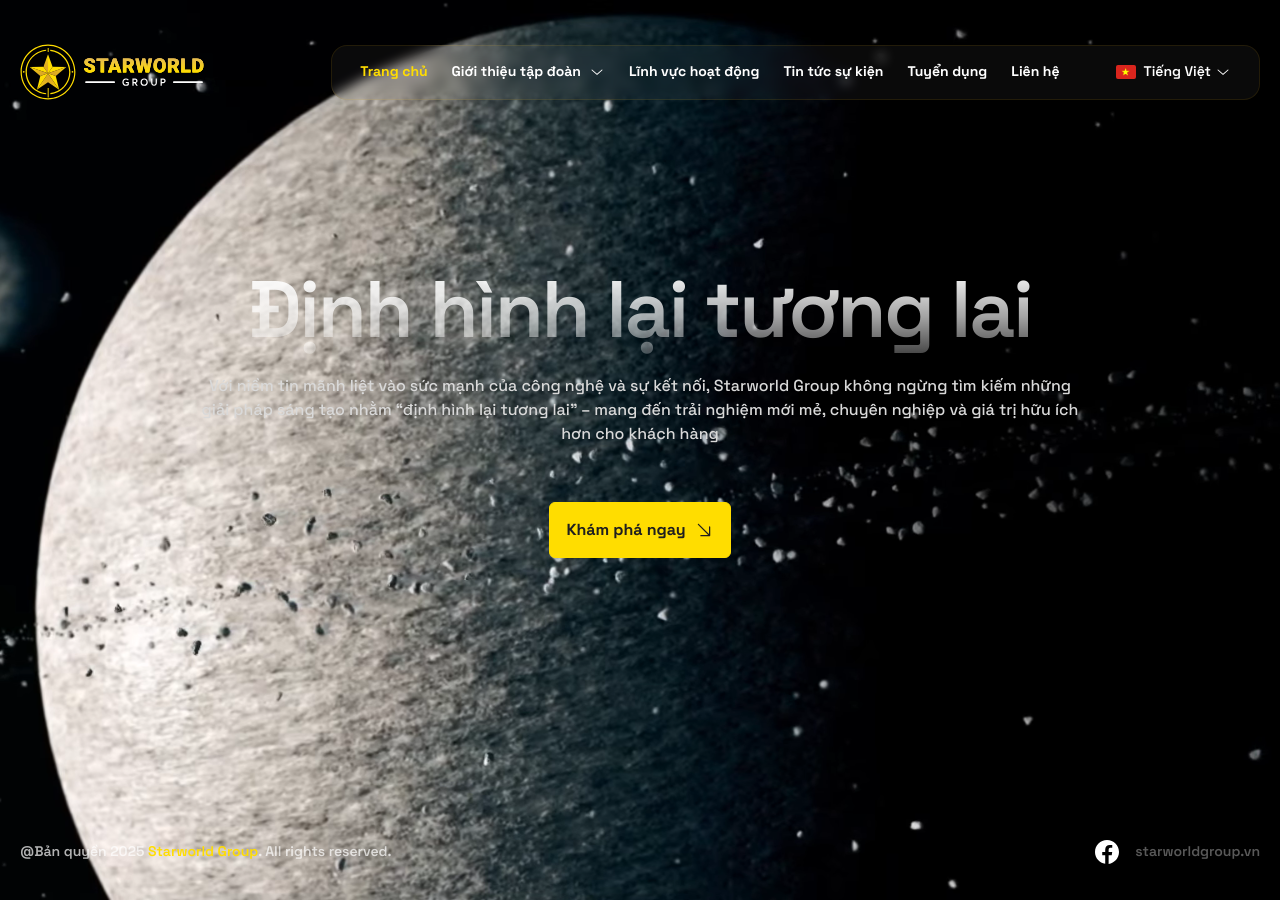
<file: index.html>
<!doctype html>
<html lang="vi">
    <head>
        <meta charset="utf-8">
        <meta name="viewport" content="width=device-width, initial-scale=1">
        <meta name="theme-color" media="(prefers-color-scheme: light)" content="white">
        <meta name="theme-color" media="(prefers-color-scheme: dark)" content="black">
        <meta name="next-size-adjust" content="">
        
        <!-- favicon -->
        <link rel="shortcut icon" href="./images/favicon.ico" />
        <!-- end favicon -->
        <title>StarWorld Group</title>
        <!-- font -->
        <link rel="preconnect" href="https://fonts.googleapis.com">
        <link rel="preconnect" href="https://fonts.gstatic.com" crossorigin>
        <link href="https://fonts.googleapis.com/css2?family=Roboto:ital,wght@0,100..900;1,100..900&family=Space+Grotesk:wght@300..700&display=swap" rel="stylesheet">
        <!-- end font -->
       
        <meta name="description"
            content="Với niềm tin mãnh liệt vào sức mạnh của công nghệ và sự kết nối, Starworld Group không ngừng tìm kiếm những giải pháp sáng tạo nhằm “định hình lại tương lai” – mang đến trải nghiệm mới mẻ, chuyên nghiệp và giá trị hữu ích hơn cho khách hàng">
        <meta property="og:title" content="StarWorld Group">
        <meta property="og:description"
            content="Với niềm tin mãnh liệt vào sức mạnh của công nghệ và sự kết nối, Starworld Group không ngừng tìm kiếm những giải pháp sáng tạo nhằm “định hình lại tương lai” – mang đến trải nghiệm mới mẻ, chuyên nghiệp và giá trị hữu ích hơn cho khách hàng">
        <meta property="og:image" content="https://starworldgroup.vn/images/og-image.jpg">
        <meta property="og:image:width" content="640">
        <meta property="og:image:height" content="360">
        <meta property="og:image:alt" content="StarWorld Group">
        <meta name="twitter:card" content="summary_large_image">
        <meta name="twitter:title" content="StarWorld Group">
        <meta name="twitter:description"
            content="Với niềm tin mãnh liệt vào sức mạnh của công nghệ và sự kết nối, Starworld Group không ngừng tìm kiếm những giải pháp sáng tạo nhằm “định hình lại tương lai” – mang đến trải nghiệm mới mẻ, chuyên nghiệp và giá trị hữu ích hơn cho khách hàng">
        <meta name="twitter:image" content="https://starworldgroup.vn/images/og-image.jpg">
        <meta name="twitter:image:width" content="640">
        <meta name="twitter:image:height" content="360">
        <meta name="twitter:image:alt" content="StarWorld Group">
        <link rel="stylesheet" href="./css/style.css" />
        <script src="./lib/jquery/jquery-3.7.1.min.js"></script>
    </head>

    <body class="body">
        
        <!-- header -->
        <header id="header" class="header relative z-50 js__stickyHeader pt-24 pt-lg-0 w-full">
            <!-- pc -->
            <div class="d-3xl-block d-lg-none">
                <!-- navbar -->
                <div class="w-wrapper navbar d-3xl-flex w-full">
                    <div class="navbar-container w-1280 py-20 d-3xl-flex items-center justify-between gap-8">
                        <!-- logo -->
                        <div class="logo flex-0">
                            <a href="#" class="logo-link">
                                <img src="./images/svg/logo.svg" alt="">
                            </a>
                        </div>
                        <!-- end logo -->
                        <div class="navbar-right d-3xl-flex items-center justify-end">
                            <!-- menu -->
                            <ul class="navbar-menu w-full flex-1 d-3xl-flex items-center justify-end">
                                <!-- item -->
                                <li class="navbar-item active">
                                    <div class="navbar-item__heading d-3xl-flex items-center">
                                        <div class="navbar-item__title fs-14 text-white fw-bold">
                                            <a href="#" class="">Trang chủ</a>
                                        </div>
                                    </div>
                                </li>
                                <!-- end item -->
                                <!-- item -->
                                <li class="navbar-item">
                                    <div class="navbar-item__heading d-3xl-flex items-center">
                                        <div class="navbar-item__title fs-14 text-white fw-bold">
                                            <a href="#" class="">Giới thiệu tập đoàn</a>
                                        </div>
                                        <div class="navbar-item__icon">
                                            <img src="./images/svg/arrow-down-w.svg" alt="">
                                        </div>
                                    </div>
                                    <ul class="navbar-dropdown fs-16 text-white fw-400">
                                        <li class="navbar-dropdown__item">
                                            <a href="#">Về chúng tôi</a>
                                        </li>
                                        <li class="navbar-dropdown__item">
                                            <a href="#">Tầm nhìn, Sứ mệnh, Giá trị cốt lõi</a>
                                        </li>
                                        <li class="navbar-dropdown__item">
                                            <a href="#">Đội ngũ</a>
                                        </li>
                                        <li class="navbar-dropdown__item">
                                            <a href="#">Đối tác chiến lược</a>
                                        </li>
                                        <li class="navbar-dropdown__item">
                                            <a href="#">Danh mục đầu tư</a>
                                        </li>
                                        <li class="navbar-dropdown__item">
                                            <a href="#">Nhận diện thương hiệu</a>
                                        </li>
                                    </ul>
                                </li>
                                <!-- end item -->
                                <!-- item -->
                                <li class="navbar-item">
                                    <div class="navbar-item__heading d-3xl-flex items-center">
                                        <div class="navbar-item__title fs-14 text-white fw-bold">
                                            <a href="#" class="">Lĩnh vực hoạt động</a>
                                        </div>
                                    </div>
                                </li>
                                <!-- end item -->
                                <!-- item -->
                                <li class="navbar-item">
                                    <div class="navbar-item__heading d-3xl-flex items-center">
                                        <div class="navbar-item__title fs-14 text-white fw-bold">
                                            <a href="#" class="">Tin tức sự kiện</a>
                                        </div>
                                    </div>
                                </li>
                                <!-- end item -->
                                <!-- item -->
                                <li class="navbar-item">
                                    <div class="navbar-item__heading d-3xl-flex items-center">
                                        <div class="navbar-item__title fs-14 text-white fw-bold">
                                            <a href="#" class="">Tuyển dụng</a>
                                        </div>
                                    </div>
                                </li>
                                <!-- end item -->
                                <!-- item -->
                                <li class="navbar-item">
                                    <div class="navbar-item__heading d-3xl-flex items-center">
                                        <div class="navbar-item__title fs-14 text-white fw-bold">
                                            <a href="#" class="">Liên hệ</a>
                                        </div>
                                    </div>
                                </li>
                                <!-- end item -->
                                
                            </ul>
                            <!-- end menu -->
                            
                            <!-- language pc -->
                            <div class="language-pc flex-0 ml-32 ml-md-0">
                                <div class="language">
                                    <!-- language default -->
                                    <div class="language-default d-3xl-flex items-center">
                                        <div class="language-default__img flex-0 mr-4">
                                            <img src="./images/flag_vi.png" alt="">
                                        </div>
                                        <div class="language-default__text fs-14 text-white fw-600 mx-4 font-noto-sans">
                                            <span>Tiếng Việt</span>
                                        </div>
                                        <div class="language-default__icon icon-16">
                                            <img src="./images/svg/arrow-down-w.svg" alt="" class="language-arrow-down">
                                        </div>
                                    </div>
                                    <!-- end language default -->
                                    <ul class="language-list">
                                        <li class="language-item">
                                            <a href="#" class="language-item__link d-3xl-flex items-center">
                                                <div class="language-item__img flex-0 mr-8">
                                                    <img src="./images/flag_vi.png" alt="">
                                                </div>
                                                <div class="language-item__text fs-16 fw-400">
                                                    <span>Tiếng Việt</span>
                                                </div>
                                            </a>
                                        </li>
                                        <li class="language-item">
                                            <a href="#" class="language-item__link d-3xl-flex items-center">
                                                <div class="language-item__img flex-0 mr-8">
                                                    <img src="./images/flag_en.png" alt="">
                                                </div>
                                                <div class="language-item__text fs-16 fw-400">
                                                    <span>English</span>
                                                </div>
                                            </a>
                                        </li>
                                        
                                    </ul>
                                </div>
                            </div>
                            <!-- end language pc -->
                        </div>
                    </div>
                </div>
                <!-- end navbar -->
            </div>
            <!-- end pc -->

            <!-- mb -->
            <div class="d-3xl-none d-lg-block">
                <div class="header-mb px-20 relative z-30 pt-24">
                    <div class="header-mb__container w-1280 w-full d-3xl-flex items-center">
                        <!-- left -->
                        <div class="header-mb__left flex-0 d-3xl-flex items-center">
                            <a href="#" class="logo logo-mb">
                                <img src="./images/svg/logo.svg" alt="">
                            </a>

                        </div>
                        <!-- end left -->

                        <!-- right -->
                        <div class="header-mb__right flex-1 d-3xl-flex items-center justify-end">
                            <!-- social -->
                            <ul class="social-list d-3xl-flex items-center gap-8 flex-wrap">
                                <li class="social-item">
                                    <a href="#" class="social-item__link">
                                        <img src="./images/svg/fb-w-circle.svg" alt="">
                                    </a>
                                </li>
                            </ul>
                            <!-- end social -->
                        
                            <!-- sub menu -->
                            <div class="sub-menu-mb-wrapper js__subMenuContainer">
                                <div class="icon-bar js__clickShowMenuMb">
                                    <img src="./images/svg/bar-fa.svg" alt="" loading="lazy">
                                </div>
                                <div class="sub-menu-mb js__subMenuMb">
                                    <div class="sub-menu-mb__close js__closeSubMenuMb d-3xl-flex items-center">
                                        <img src="./images/svg/close-fa.svg" alt="" loading="lazy">
                                    </div>

                                    <div class="sub-menu-mb__container px-15 pb-32 pt-10 scroll">
                                        <ul class="sub-menu-mb__list js__subMenuMbContainer">
                                            <!-- item -->
                                            <li class="sub-menu-mb__item js__subMenuMbItem">
                                                <!-- heading -->
                                                <div class="sub-menu-mb__heading d-3xl-flex items-center justify-between js__showSubMenuMbItem">
                                                    <div class="link flex-1 fs-16 fw-600">
                                                        Trang chủ
                                                    </div>
                                                    <div class="arrow-icon flex-0 icon-16 ">
                                                        <img src="./images/svg/arrow-down-w.svg" alt="">
                                                    </div>
                                                </div>
                                                <!-- end heading -->

                                                <!-- dropwdown -->
                                                <div class="sub-menu-mb__dropdown fs-14 fw-600 text-gray-21">
                                                    <a href="#" class="link d-3xl-flex flex-1">Phật đản</a>
                                                    <a href="#" class="link d-3xl-flex flex-1">Phật thành đạo</a>
                                                    <a href="#" class="link d-3xl-flex flex-1">Công hạnh Đức Phật</a>
                                                </div>
                                                <!-- end dropwdown -->
                                            </li>
                                            <!-- end item -->
                                            <!-- item -->
                                            <li class="sub-menu-mb__item js__subMenuMbItem">
                                                <!-- heading -->
                                                <div class="sub-menu-mb__heading d-3xl-flex items-center justify-between js__showSubMenuMbItem">
                                                    <div class="link flex-1 fs-16 fw-600">
                                                        Trang chủ
                                                    </div>
                                                    <div class="arrow-icon flex-0 icon-16 ">
                                                        <img src="./images/svg/arrow-down-w.svg" alt="">
                                                    </div>
                                                </div>
                                                <!-- end heading -->

                                                <!-- dropwdown -->
                                                <div class="sub-menu-mb__dropdown fs-14 fw-600 text-gray-21">
                                                    <a href="#" class="link d-3xl-flex flex-1">Phật đản</a>
                                                    <a href="#" class="link d-3xl-flex flex-1">Phật thành đạo</a>
                                                    <a href="#" class="link d-3xl-flex flex-1">Công hạnh Đức Phật</a>
                                                </div>
                                                <!-- end dropwdown -->
                                            </li>
                                            <!-- end item -->
                                            <!-- item -->
                                            <li class="sub-menu-mb__item js__subMenuMbItem">
                                                <!-- heading -->
                                                <div class="sub-menu-mb__heading d-3xl-flex items-center justify-between js__showSubMenuMbItem">
                                                    <div class="link flex-1 fs-16 fw-600">
                                                        Trang chủ
                                                    </div>
                                                    <div class="arrow-icon flex-0 icon-16 ">
                                                        <img src="./images/svg/arrow-down-w.svg" alt="">
                                                    </div>
                                                </div>
                                                <!-- end heading -->

                                                <!-- dropwdown -->
                                                <div class="sub-menu-mb__dropdown fs-14 fw-600 text-gray-21">
                                                    <a href="#" class="link d-3xl-flex flex-1">Phật đản</a>
                                                    <a href="#" class="link d-3xl-flex flex-1">Phật thành đạo</a>
                                                    <a href="#" class="link d-3xl-flex flex-1">Công hạnh Đức Phật</a>
                                                </div>
                                                <!-- end dropwdown -->
                                            </li>
                                            <!-- end item -->
                                            <!-- item -->
                                            <li class="sub-menu-mb__item js__subMenuMbItem">
                                                <!-- heading -->
                                                <div class="sub-menu-mb__heading d-3xl-flex items-center justify-between js__showSubMenuMbItem">
                                                    <div class="link flex-1 fs-16 fw-600">
                                                        Trang chủ
                                                    </div>
                                                    <div class="arrow-icon flex-0 icon-16 ">
                                                        <img src="./images/svg/arrow-down-w.svg" alt="">
                                                    </div>
                                                </div>
                                                <!-- end heading -->

                                                <!-- dropwdown -->
                                                <div class="sub-menu-mb__dropdown fs-14 fw-600 text-gray-21">
                                                    <a href="#" class="link d-3xl-flex flex-1">Phật đản</a>
                                                    <a href="#" class="link d-3xl-flex flex-1">Phật thành đạo</a>
                                                    <a href="#" class="link d-3xl-flex flex-1">Công hạnh Đức Phật</a>
                                                </div>
                                                <!-- end dropwdown -->
                                            </li>
                                            <!-- end item -->
                                            
                                        </ul>
                                        <!-- language mb -->
                                        <div class="language-mb flex-0 mt-20">
                                            <div class="language">
                                                <!-- language default -->
                                                <div class="language-default d-3xl-flex items-center">
                                                    <div class="language-default__img flex-0 mr-4">
                                                        <img src="./images/flag_vi.png" alt="">
                                                    </div>
                                                    <div class="language-default__text fs-14 text-white fw-600 mx-4 font-noto-sans">
                                                        <span>Tiếng Việt</span>
                                                    </div>
                                                    <div class="language-default__icon icon-16">
                                                        <img src="./images/svg/arrow-down-w.svg" alt="" class="language-arrow-down">
                                                    </div>
                                                </div>
                                                <!-- end language default -->
                                                <ul class="language-list">
                                                    <li class="language-item">
                                                        <a href="#" class="language-item__link d-3xl-flex items-center">
                                                            <div class="language-item__img flex-0 mr-8">
                                                                <img src="./images/flag_vi.png" alt="">
                                                            </div>
                                                            <div class="language-item__text fs-16 fw-400">
                                                                <span>Tiếng Việt</span>
                                                            </div>
                                                        </a>
                                                    </li>
                                                    <li class="language-item">
                                                        <a href="#" class="language-item__link d-3xl-flex items-center">
                                                            <div class="language-item__img flex-0 mr-8">
                                                                <img src="./images/flag_en.png" alt="">
                                                            </div>
                                                            <div class="language-item__text fs-16 fw-400">
                                                                <span>English</span>
                                                            </div>
                                                        </a>
                                                    </li>
                                                    
                                                </ul>
                                            </div>
                                        </div>          
                                        <!-- end language mb -->
                                    </div>
                                </div>
                            </div>
                            <!-- end sub menu -->
                        </div>                                                                                      
                        <!-- end right -->
                    </div>                              
                </div>
            </div>
            <!-- end mb -->
        </header>
        <!-- end header -->
        <!-- video bg home -->
        <div class="video-bg-home">
            <video autoplay="" loop="" muted="" playsinline="" style="position:absolute;top:0;left:0;width:100%;height:100%;object-fit:cover;z-index:0;background:linear-gradient(180deg, rgba(0, 0, 0, 0.40) 0%, rgba(0, 0, 0, 0.95) 100%)"><source src="./videos/background-video.webm" type="video/webm"></video>
        </div>
        <!-- end video bg home -->
        <!-- main -->
        <main id="main" class="main">
            <!-- primary -->
            <section class="section-primary relative z-20 over-hidden w-wrapper px-sm-20">
                <div class="section-primary__container w-880 relative">
                    <div class="section-primary__content">
                        <h1 class="section-primary__title"><span>Định hình lại tương lai</span></h1>
                        <div class="section-primary__des">
                            <p>Với niềm tin mãnh liệt vào sức mạnh của công nghệ và sự kết nối, Starworld Group không ngừng tìm kiếm những giải pháp sáng tạo nhằm “định hình lại tương lai” – mang đến trải nghiệm mới mẻ, chuyên nghiệp và giá trị hữu ích hơn cho khách hàng</p>
                        </div>
                        <div class="section-primary__btn mt-40">
                            <a href="#" class="btn d-3xl-flex h-56px items-center justify-center">
                                <span>Khám phá ngay</span>
                                <div class="icon flex-0 icon-20 ml-8">
                                    <img src="./images/svg/arrow-down-1f-angle-45.svg" alt="">
                                </div>
                            </a>
                        </div>
                    </div>
                </div>
            </section>
            <!-- end primary -->

        </main>
        <!-- end main -->
        <!-- footer -->
        <footer id="footer" class="footer footer-home w-full">
            <section class="footer-primary relative z-20 over-hidden p-20 w-full">
                <div class="footer-primary__container w-1280 relative">
                    <!-- bot -->
                    <div class="footer-primary__bot d-3xl-flex items-center justify-between fs-14 fw-600">
                        <p class="bot-text text-w-07">@Bản quyền 2025 <a href="#" class="bot-text__link text-yellow-ff">Starworld Group</a>. <span class="bot-text-2">All rights reserved.</span></p>
                        <a href="#" class="d-3xl-flex d-md-none items-center text-gray-59">
                            <div class="flex-0 mr-16 icon-24">
                                <img src="./images/svg/fb-w-circle.svg" alt="">
                            </div>
                            <p>starworldgroup.vn</p>
                        </a>
                    </div>
                    <!-- end bot -->
                </div>
            </section>
        </footer>
        <!-- end footer -->
        <script src="./lib/embla/embla-carousel.umd.js"></script>
        <script src="./js/main.js"></script>

    </body>
</html>
</file>
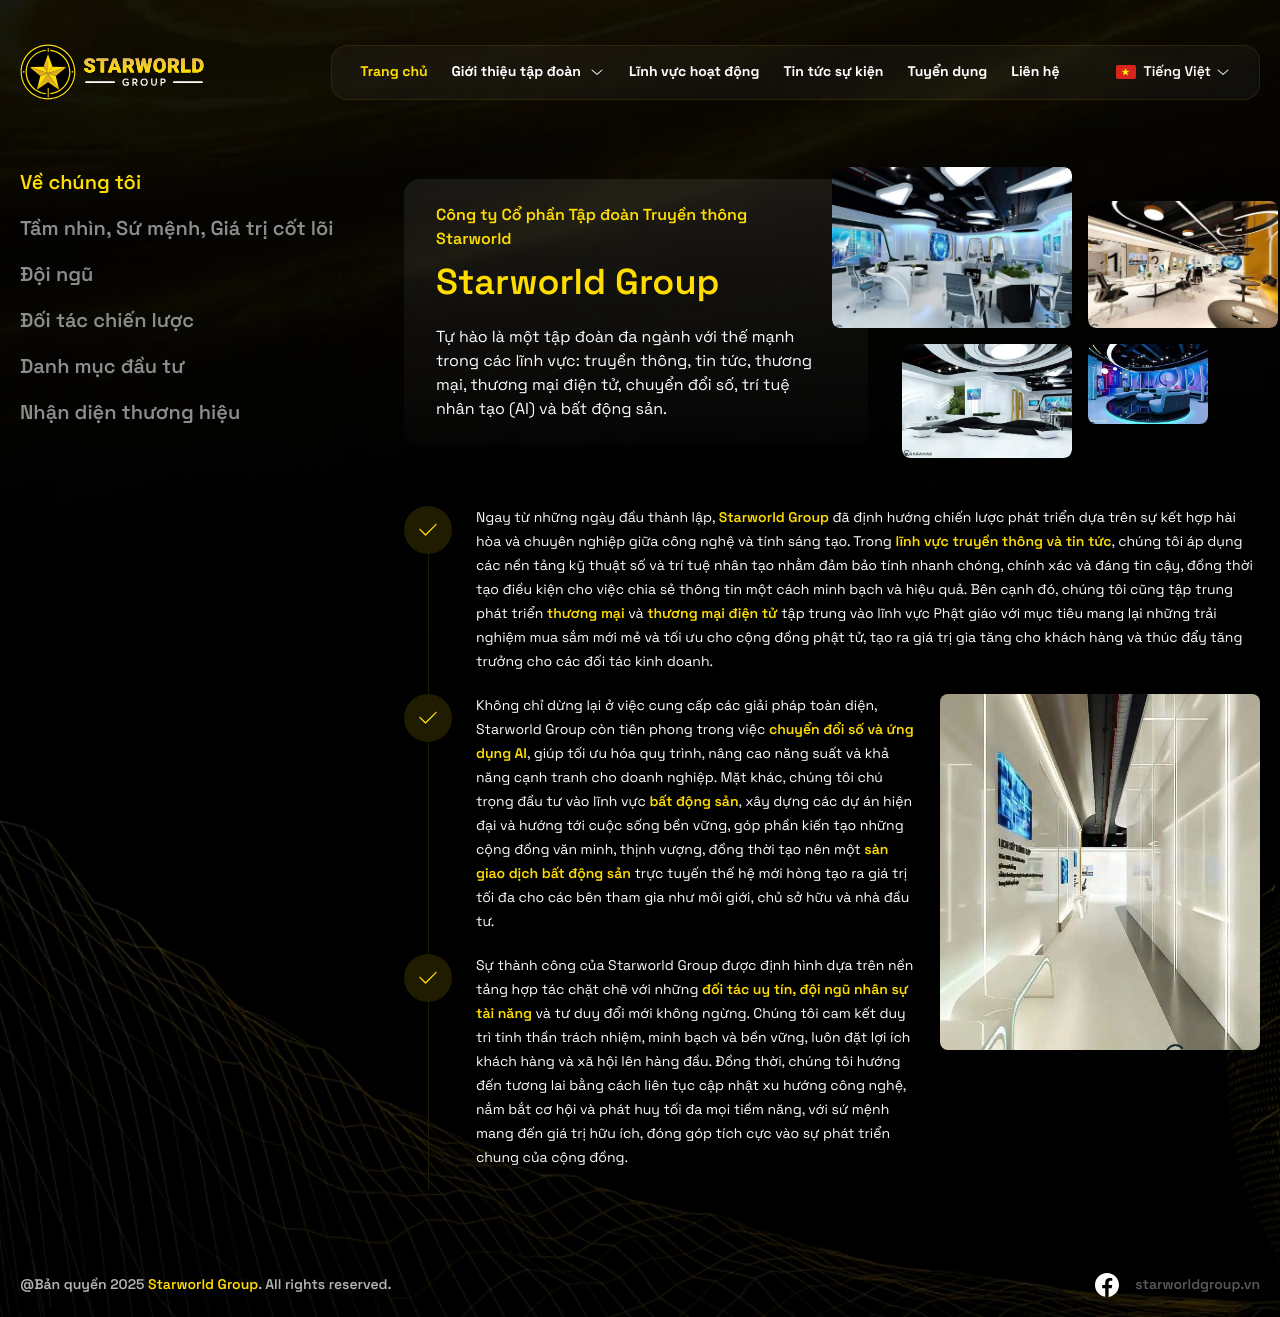
<file: about-us.html>
<!doctype html>
<html lang="vi">
    <head>
        <meta charset="utf-8">
        <meta name="viewport" content="width=device-width, initial-scale=1">
        <meta name="theme-color" media="(prefers-color-scheme: light)" content="white">
        <meta name="theme-color" media="(prefers-color-scheme: dark)" content="black">
        <meta name="next-size-adjust" content="">
        
        <!-- favicon -->
        <link rel="shortcut icon" href="./images/favicon.ico" />
        <!-- end favicon -->
        <title>StarWorld Group</title>
        <!-- font -->
        <link rel="preconnect" href="https://fonts.googleapis.com">
        <link rel="preconnect" href="https://fonts.gstatic.com" crossorigin>
        <link href="https://fonts.googleapis.com/css2?family=Roboto:ital,wght@0,100..900;1,100..900&family=Space+Grotesk:wght@300..700&display=swap" rel="stylesheet">
        <!-- end font -->
       
        <meta name="description"
            content="Với niềm tin mãnh liệt vào sức mạnh của công nghệ và sự kết nối, Starworld Group không ngừng tìm kiếm những giải pháp sáng tạo nhằm “định hình lại tương lai” – mang đến trải nghiệm mới mẻ, chuyên nghiệp và giá trị hữu ích hơn cho khách hàng">
        <meta property="og:title" content="StarWorld Group">
        <meta property="og:description"
            content="Với niềm tin mãnh liệt vào sức mạnh của công nghệ và sự kết nối, Starworld Group không ngừng tìm kiếm những giải pháp sáng tạo nhằm “định hình lại tương lai” – mang đến trải nghiệm mới mẻ, chuyên nghiệp và giá trị hữu ích hơn cho khách hàng">
        <meta property="og:image" content="https://starworldgroup.vn/images/og-image.jpg">
        <meta property="og:image:width" content="640">
        <meta property="og:image:height" content="360">
        <meta property="og:image:alt" content="StarWorld Group">
        <meta name="twitter:card" content="summary_large_image">
        <meta name="twitter:title" content="StarWorld Group">
        <meta name="twitter:description"
            content="Với niềm tin mãnh liệt vào sức mạnh của công nghệ và sự kết nối, Starworld Group không ngừng tìm kiếm những giải pháp sáng tạo nhằm “định hình lại tương lai” – mang đến trải nghiệm mới mẻ, chuyên nghiệp và giá trị hữu ích hơn cho khách hàng">
        <meta name="twitter:image" content="https://starworldgroup.vn/images/og-image.jpg">
        <meta name="twitter:image:width" content="640">
        <meta name="twitter:image:height" content="360">
        <meta name="twitter:image:alt" content="StarWorld Group">
        <link rel="stylesheet" href="./css/style.css" />
        <script src="./lib/jquery/jquery-3.7.1.min.js"></script>
    </head>

    <body class="body">
        
        <!-- header -->
        <header id="header" class="header relative z-50 js__stickyHeader pt-24 pt-lg-0 w-full">
            <!-- pc -->
            <div class="d-3xl-block d-lg-none">
                <!-- navbar -->
                <div class="w-wrapper navbar d-3xl-flex w-full">
                    <div class="navbar-container w-1280 py-20 d-3xl-flex items-center justify-between gap-8">
                        <!-- logo -->
                        <div class="logo flex-0">
                            <a href="#" class="logo-link">
                                <img src="./images/svg/logo.svg" alt="">
                            </a>
                        </div>
                        <!-- end logo -->
                        <div class="navbar-right d-3xl-flex items-center justify-end">
                            <!-- menu -->
                            <ul class="navbar-menu w-full flex-1 d-3xl-flex items-center justify-end">
                                <!-- item -->
                                <li class="navbar-item active">
                                    <div class="navbar-item__heading d-3xl-flex items-center">
                                        <div class="navbar-item__title fs-14 text-white fw-bold">
                                            <a href="#" class="">Trang chủ</a>
                                        </div>
                                    </div>
                                </li>
                                <!-- end item -->
                                <!-- item -->
                                <li class="navbar-item">
                                    <div class="navbar-item__heading d-3xl-flex items-center">
                                        <div class="navbar-item__title fs-14 text-white fw-bold">
                                            <a href="#" class="">Giới thiệu tập đoàn</a>
                                        </div>
                                        <div class="navbar-item__icon">
                                            <img src="./images/svg/arrow-down-w.svg" alt="">
                                        </div>
                                    </div>
                                    <ul class="navbar-dropdown fs-16 text-white fw-400">
                                        <li class="navbar-dropdown__item">
                                            <a href="#">Về chúng tôi</a>
                                        </li>
                                        <li class="navbar-dropdown__item">
                                            <a href="#">Tầm nhìn, Sứ mệnh, Giá trị cốt lõi</a>
                                        </li>
                                        <li class="navbar-dropdown__item">
                                            <a href="#">Đội ngũ</a>
                                        </li>
                                        <li class="navbar-dropdown__item">
                                            <a href="#">Đối tác chiến lược</a>
                                        </li>
                                        <li class="navbar-dropdown__item">
                                            <a href="#">Danh mục đầu tư</a>
                                        </li>
                                        <li class="navbar-dropdown__item">
                                            <a href="#">Nhận diện thương hiệu</a>
                                        </li>
                                    </ul>
                                </li>
                                <!-- end item -->
                                <!-- item -->
                                <li class="navbar-item">
                                    <div class="navbar-item__heading d-3xl-flex items-center">
                                        <div class="navbar-item__title fs-14 text-white fw-bold">
                                            <a href="#" class="">Lĩnh vực hoạt động</a>
                                        </div>
                                    </div>
                                </li>
                                <!-- end item -->
                                <!-- item -->
                                <li class="navbar-item">
                                    <div class="navbar-item__heading d-3xl-flex items-center">
                                        <div class="navbar-item__title fs-14 text-white fw-bold">
                                            <a href="#" class="">Tin tức sự kiện</a>
                                        </div>
                                    </div>
                                </li>
                                <!-- end item -->
                                <!-- item -->
                                <li class="navbar-item">
                                    <div class="navbar-item__heading d-3xl-flex items-center">
                                        <div class="navbar-item__title fs-14 text-white fw-bold">
                                            <a href="#" class="">Tuyển dụng</a>
                                        </div>
                                    </div>
                                </li>
                                <!-- end item -->
                                <!-- item -->
                                <li class="navbar-item">
                                    <div class="navbar-item__heading d-3xl-flex items-center">
                                        <div class="navbar-item__title fs-14 text-white fw-bold">
                                            <a href="#" class="">Liên hệ</a>
                                        </div>
                                    </div>
                                </li>
                                <!-- end item -->
                                
                            </ul>
                            <!-- end menu -->
                            
                            <!-- language pc -->
                            <div class="language-pc flex-0 ml-32 ml-md-0">
                                <div class="language">
                                    <!-- language default -->
                                    <div class="language-default d-3xl-flex items-center">
                                        <div class="language-default__img flex-0 mr-4">
                                            <img src="./images/flag_vi.png" alt="">
                                        </div>
                                        <div class="language-default__text fs-14 text-white fw-600 mx-4 font-noto-sans">
                                            <span>Tiếng Việt</span>
                                        </div>
                                        <div class="language-default__icon icon-16">
                                            <img src="./images/svg/arrow-down-w.svg" alt="" class="language-arrow-down">
                                        </div>
                                    </div>
                                    <!-- end language default -->
                                    <ul class="language-list">
                                        <li class="language-item">
                                            <a href="#" class="language-item__link d-3xl-flex items-center">
                                                <div class="language-item__img flex-0 mr-8">
                                                    <img src="./images/flag_vi.png" alt="">
                                                </div>
                                                <div class="language-item__text fs-16 fw-400">
                                                    <span>Tiếng Việt</span>
                                                </div>
                                            </a>
                                        </li>
                                        <li class="language-item">
                                            <a href="#" class="language-item__link d-3xl-flex items-center">
                                                <div class="language-item__img flex-0 mr-8">
                                                    <img src="./images/flag_en.png" alt="">
                                                </div>
                                                <div class="language-item__text fs-16 fw-400">
                                                    <span>English</span>
                                                </div>
                                            </a>
                                        </li>
                                        
                                    </ul>
                                </div>
                            </div>
                            <!-- end language pc -->
                        </div>
                    </div>
                </div>
                <!-- end navbar -->
            </div>
            <!-- end pc -->

            <!-- mb -->
            <div class="d-3xl-none d-lg-block">
                <div class="header-mb px-20 relative z-30 pt-24">
                    <div class="header-mb__container w-1280 w-full d-3xl-flex items-center">
                        <!-- left -->
                        <div class="header-mb__left flex-0 d-3xl-flex items-center">
                            <a href="#" class="logo logo-mb">
                                <img src="./images/svg/logo.svg" alt="">
                            </a>

                        </div>
                        <!-- end left -->

                        <!-- right -->
                        <div class="header-mb__right flex-1 d-3xl-flex items-center justify-end">
                            <!-- social -->
                            <ul class="social-list d-3xl-flex items-center gap-8 flex-wrap">
                                <li class="social-item">
                                    <a href="#" class="social-item__link">
                                        <img src="./images/svg/fb-w-circle.svg" alt="">
                                    </a>
                                </li>
                            </ul>
                            <!-- end social -->
                        
                            <!-- sub menu -->
                            <div class="sub-menu-mb-wrapper js__subMenuContainer">
                                <div class="icon-bar js__clickShowMenuMb">
                                    <img src="./images/svg/bar-fa.svg" alt="" loading="lazy">
                                </div>
                                <div class="sub-menu-mb js__subMenuMb">
                                    <div class="sub-menu-mb__close js__closeSubMenuMb d-3xl-flex items-center">
                                        <img src="./images/svg/close-fa.svg" alt="" loading="lazy">
                                    </div>

                                    <div class="sub-menu-mb__container px-15 pb-32 pt-10 scroll">
                                        <ul class="sub-menu-mb__list js__subMenuMbContainer">
                                            <!-- item -->
                                            <li class="sub-menu-mb__item js__subMenuMbItem">
                                                <!-- heading -->
                                                <div class="sub-menu-mb__heading d-3xl-flex items-center justify-between js__showSubMenuMbItem">
                                                    <div class="link flex-1 fs-16 fw-600">
                                                        Trang chủ
                                                    </div>
                                                    <div class="arrow-icon flex-0 icon-16 ">
                                                        <img src="./images/svg/arrow-down-w.svg" alt="">
                                                    </div>
                                                </div>
                                                <!-- end heading -->

                                                <!-- dropwdown -->
                                                <div class="sub-menu-mb__dropdown fs-14 fw-600 text-gray-21">
                                                    <a href="#" class="link d-3xl-flex flex-1">Phật đản</a>
                                                    <a href="#" class="link d-3xl-flex flex-1">Phật thành đạo</a>
                                                    <a href="#" class="link d-3xl-flex flex-1">Công hạnh Đức Phật</a>
                                                </div>
                                                <!-- end dropwdown -->
                                            </li>
                                            <!-- end item -->
                                            <!-- item -->
                                            <li class="sub-menu-mb__item js__subMenuMbItem">
                                                <!-- heading -->
                                                <div class="sub-menu-mb__heading d-3xl-flex items-center justify-between js__showSubMenuMbItem">
                                                    <div class="link flex-1 fs-16 fw-600">
                                                        Trang chủ
                                                    </div>
                                                    <div class="arrow-icon flex-0 icon-16 ">
                                                        <img src="./images/svg/arrow-down-w.svg" alt="">
                                                    </div>
                                                </div>
                                                <!-- end heading -->

                                                <!-- dropwdown -->
                                                <div class="sub-menu-mb__dropdown fs-14 fw-600 text-gray-21">
                                                    <a href="#" class="link d-3xl-flex flex-1">Phật đản</a>
                                                    <a href="#" class="link d-3xl-flex flex-1">Phật thành đạo</a>
                                                    <a href="#" class="link d-3xl-flex flex-1">Công hạnh Đức Phật</a>
                                                </div>
                                                <!-- end dropwdown -->
                                            </li>
                                            <!-- end item -->
                                            <!-- item -->
                                            <li class="sub-menu-mb__item js__subMenuMbItem">
                                                <!-- heading -->
                                                <div class="sub-menu-mb__heading d-3xl-flex items-center justify-between js__showSubMenuMbItem">
                                                    <div class="link flex-1 fs-16 fw-600">
                                                        Trang chủ
                                                    </div>
                                                    <div class="arrow-icon flex-0 icon-16 ">
                                                        <img src="./images/svg/arrow-down-w.svg" alt="">
                                                    </div>
                                                </div>
                                                <!-- end heading -->

                                                <!-- dropwdown -->
                                                <div class="sub-menu-mb__dropdown fs-14 fw-600 text-gray-21">
                                                    <a href="#" class="link d-3xl-flex flex-1">Phật đản</a>
                                                    <a href="#" class="link d-3xl-flex flex-1">Phật thành đạo</a>
                                                    <a href="#" class="link d-3xl-flex flex-1">Công hạnh Đức Phật</a>
                                                </div>
                                                <!-- end dropwdown -->
                                            </li>
                                            <!-- end item -->
                                            <!-- item -->
                                            <li class="sub-menu-mb__item js__subMenuMbItem">
                                                <!-- heading -->
                                                <div class="sub-menu-mb__heading d-3xl-flex items-center justify-between js__showSubMenuMbItem">
                                                    <div class="link flex-1 fs-16 fw-600">
                                                        Trang chủ
                                                    </div>
                                                    <div class="arrow-icon flex-0 icon-16 ">
                                                        <img src="./images/svg/arrow-down-w.svg" alt="">
                                                    </div>
                                                </div>
                                                <!-- end heading -->

                                                <!-- dropwdown -->
                                                <div class="sub-menu-mb__dropdown fs-14 fw-600 text-gray-21">
                                                    <a href="#" class="link d-3xl-flex flex-1">Phật đản</a>
                                                    <a href="#" class="link d-3xl-flex flex-1">Phật thành đạo</a>
                                                    <a href="#" class="link d-3xl-flex flex-1">Công hạnh Đức Phật</a>
                                                </div>
                                                <!-- end dropwdown -->
                                            </li>
                                            <!-- end item -->
                                            
                                        </ul>
                                        <!-- language mb -->
                                        <div class="language-mb flex-0 mt-20">
                                            <div class="language">
                                                <!-- language default -->
                                                <div class="language-default d-3xl-flex items-center">
                                                    <div class="language-default__img flex-0 mr-4">
                                                        <img src="./images/flag_vi.png" alt="">
                                                    </div>
                                                    <div class="language-default__text fs-14 text-white fw-600 mx-4 font-noto-sans">
                                                        <span>Tiếng Việt</span>
                                                    </div>
                                                    <div class="language-default__icon icon-16">
                                                        <img src="./images/svg/arrow-down-w.svg" alt="" class="language-arrow-down">
                                                    </div>
                                                </div>
                                                <!-- end language default -->
                                                <ul class="language-list">
                                                    <li class="language-item">
                                                        <a href="#" class="language-item__link d-3xl-flex items-center">
                                                            <div class="language-item__img flex-0 mr-8">
                                                                <img src="./images/flag_vi.png" alt="">
                                                            </div>
                                                            <div class="language-item__text fs-16 fw-400">
                                                                <span>Tiếng Việt</span>
                                                            </div>
                                                        </a>
                                                    </li>
                                                    <li class="language-item">
                                                        <a href="#" class="language-item__link d-3xl-flex items-center">
                                                            <div class="language-item__img flex-0 mr-8">
                                                                <img src="./images/flag_en.png" alt="">
                                                            </div>
                                                            <div class="language-item__text fs-16 fw-400">
                                                                <span>English</span>
                                                            </div>
                                                        </a>
                                                    </li>
                                                    
                                                </ul>
                                            </div>
                                        </div>          
                                        <!-- end language mb -->
                                    </div>
                                </div>
                            </div>
                            <!-- end sub menu -->
                        </div>                                                                                      
                        <!-- end right -->
                    </div>                              
                </div>
            </div>
            <!-- end mb -->
        </header>
        <!-- end header -->
       
        <!-- main -->
        <main id="main" class="main">
            <!-- primary -->
            <section class="about-us-primary relative z-20 over-hidden mt-32 mt-md-20 w-wrapper px-sm-20">
                <div class="about-us-primary__container w-1280 relative py-15">
                    <div class="about-us-primary__content block-primary">
                        <!-- left -->
                        <div class="about-us-primary__left block-primary__left d-lg-none">
                            <ul class="side-list">
                                <li class="side-item active fs-20 text-gray-8c fw-600 mb-16">
                                    <a href="#" class="side-link">Về chúng tôi</a>
                                </li>
                                <li class="side-item fs-20 text-gray-8c fw-600 mb-16">
                                    <a href="#" class="side-link">Tầm nhìn, Sứ mệnh, Giá trị cốt lõi</a>
                                </li>
                                <li class="side-item fs-20 text-gray-8c fw-600 mb-16">
                                    <a href="#" class="side-link">Đội ngũ</a>
                                </li>
                                <li class="side-item fs-20 text-gray-8c fw-600 mb-16">
                                    <a href="#" class="side-link">Đối tác chiến lược</a>
                                </li>
                                <li class="side-item fs-20 text-gray-8c fw-600 mb-16">
                                    <a href="#" class="side-link">Danh mục đầu tư</a>
                                </li>
                                <li class="side-item fs-20 text-gray-8c fw-600 mb-16">
                                    <a href="#" class="side-link">Nhận diện thương hiệu</a>
                                </li>
                            </ul>
                        </div>
                        <!-- end left -->
                        <!-- right -->
                        <div class="about-us-primary__right block-primary__right">
                            <!-- block one -->
                            <div class="block-one">
                                <!-- article -->
                                <div class="article d-3xl-flex d-sm-block items-center">
                                    <!-- content -->
                                    <div class="article-content w-md-full flex-1">
                                        <div class="article-sapo fs-16 fw-600 text-yellow-ff">
                                            <span>Công ty Cổ phần Tập đoàn Truyền thông Starworld </span>
                                        </div>
                                        <h1 class="article-title fs-36 mt-4 fw-600 text-yellow-ff flex-1">
                                            <span>Starworld Group</span>
                                        </h1>
                                        <div class="article-des fs-16 text-gray-fc mt-16">
                                            <p>Tự hào là một tập đoàn đa ngành với thế mạnh trong các lĩnh vực: truyền thông, tin tức, thương mại, thương mại điện tử, chuyển đổi số, trí tuệ nhân tạo (AI) và bất động sản.</p>
                                        </div>
                                        
                                    </div>
                                    <!-- end content -->
                                    <!-- img -->
                                    <div class="article-img-list flex-0 w-50 w-md-full">
                                        <div class="article-img over-hidden border-8">
                                            <a data-fancybox="gallery" class="border-8 over-hidden ratio-4x6" href="./images/webp/swg-1.webp">
                                                <img src="./images/webp/swg-1.webp" alt="">
                                            </a>
                                        </div>
                                        <div class="article-img over-hidden border-8">
                                            <a data-fancybox="gallery" class="border-8 over-hidden ratio-4x6" href="./images/webp/office-2.webp">
                                                <img src="./images/webp/office-2.webp" alt="">
                                            </a>
                                        </div>
                                        <div class="article-img over-hidden border-8">
                                            <a data-fancybox="gallery" class="border-8 over-hidden ratio-4x6" href="./images/webp/swg-3.webp">
                                                <img src="./images/webp/swg-3.webp" alt="">
                                            </a>
                                        </div>
                                        <div class="article-img over-hidden border-8">
                                            <a data-fancybox="gallery" class="border-8 over-hidden ratio-4x6" href="./images/webp/office-3.webp">
                                                <img src="./images/webp/office-3.webp" alt="">
                                            </a>
                                        </div>
                                    </div>
                                    <!-- end img -->
                                </div>
                                <!-- end article -->
                            </div>
                            <!-- end block one -->

                            <!-- block two -->
                            <div class="block-two py-48">
                                <div class="article">
                                    <div class="article-content d-3xl-flex">
                                        <div class="article-icon">
                                            <img src="./images/svg/check-yellow-ff.svg" alt="">
                                        </div>
                                        <div class="article-des">
                                            <p class="">Ngay từ những ngày đầu thành lập, <span>Starworld Group </span>đã định hướng chiến lược phát triển dựa trên sự kết hợp hài hòa và chuyên nghiệp giữa công nghệ và tính sáng tạo. Trong <span>lĩnh vực truyền thông và tin tức</span>, chúng tôi áp dụng các nền tảng kỹ thuật số và trí tuệ nhân tạo nhằm đảm bảo tính nhanh chóng, chính xác và đáng tin cậy, đồng thời tạo điều kiện cho việc chia sẻ thông tin một cách minh bạch và hiệu quả. Bên cạnh đó, chúng tôi cũng tập trung phát triển <span>thương mại </span>và <span>thương mại điện tử </span>tập trung vào lĩnh vực Phật giáo với mục tiêu mang lại những trải nghiệm mua sắm mới mẻ và tối ưu cho cộng đồng phật tử, tạo ra giá trị gia tăng cho khách hàng và thúc đẩy tăng trưởng cho các đối tác kinh doanh.</p>
                                        </div>
                                    </div>
                                </div>
                                <div class="article d-3xl-flex d-sm-block gap-24">
                                    <div class="article-left flex-1">
                                        <div class="article-content d-3xl-flex">
                                            <div class="article-icon">
                                                <img src="./images/svg/check-yellow-ff.svg" alt="">
                                            </div>
                                            <div class="article-des">
                                                <p>Không chỉ dừng lại ở việc cung cấp các giải pháp toàn diện, Starworld Group còn tiên phong trong việc <span>chuyển đổi số và ứng dụng AI</span>, giúp tối ưu hóa quy trình, nâng cao năng suất và khả năng cạnh tranh cho doanh nghiệp. Mặt khác, chúng tôi chú trọng đầu tư vào lĩnh vực <span>bất động sản</span>, xây dựng các dự án hiện đại và hướng tới cuộc sống bền vững, góp phần kiến tạo những cộng đồng văn minh, thịnh vượng, đồng thời tạo nên một <span>sàn giao dịch bất động sản </span>trực tuyến thế hệ mới hòng tạo ra giá trị tối đa cho các bên tham gia như môi giới, chủ sở hữu và nhà đầu tư.</p>
                                            </div>
                                        </div>
                                        <div class="article-content d-3xl-flex">
                                            <div class="article-icon">
                                                <img src="./images/svg/check-yellow-ff.svg" alt="">
                                            </div>
                                            <div class="article-des">
                                                <p>Sự thành công của Starworld Group được định hình dựa trên nền tảng hợp tác chặt chẽ với những <span>đối tác uy tín, đội ngũ nhân sự tài năng </span>và tư duy đổi mới không ngừng. Chúng tôi cam kết duy trì tinh thần trách nhiệm, minh bạch và bền vững, luôn đặt lợi ích khách hàng và xã hội lên hàng đầu. Đồng thời, chúng tôi hướng đến tương lai bằng cách liên tục cập nhật xu hướng công nghệ, nắm bắt cơ hội và phát huy tối đa mọi tiềm năng, với sứ mệnh mang đến giá trị hữu ích, đóng góp tích cực vào sự phát triển chung của cộng đồng.</p>
                                            </div>
                                        </div>
                                    </div>
                                    <div class="article-img flex-0 w-320px w-md-220px mt-md-20">
                                        <a data-fancybox="gallery" class="border-8 over-hidden ratio-320x356" href="./images/webp/office-4.webp">
                                                <img src="./images/webp/office-4.webp" alt="">
                                            </a>
                                    </div>
                                </div>
                            </div>
                            <!-- end block two -->
                        </div>
                        <!-- end right -->
                    </div>
                </div>
            </section>
            <!-- end primary -->

        </main>
        <!-- end main -->
        <!-- footer -->
        <footer id="footer" class="footer w-full">
            <section class="footer-primary relative z-20 over-hidden p-20 w-full">
                <div class="footer-primary__container w-1280 relative">
                    <!-- bot -->
                    <div class="footer-primary__bot d-3xl-flex items-center justify-between fs-14 fw-600">
                        <p class="bot-text text-w-07">@Bản quyền 2025 <a href="#" class="bot-text__link text-yellow-ff">Starworld Group</a>. <span class="bot-text-2">All rights reserved.</span></p>
                        <a href="#" class="d-3xl-flex d-md-none items-center text-gray-59">
                            <div class="flex-0 mr-16 icon-24">
                                <img src="./images/svg/fb-w-circle.svg" alt="">
                            </div>
                            <p>starworldgroup.vn</p>
                        </a>
                    </div>
                    <!-- end bot -->
                </div>
            </section>
        </footer>
        <!-- end footer -->
        <script src="./lib/embla/embla-carousel.umd.js"></script>
        <script src="./js/main.js"></script>

    </body>
</html>
</file>
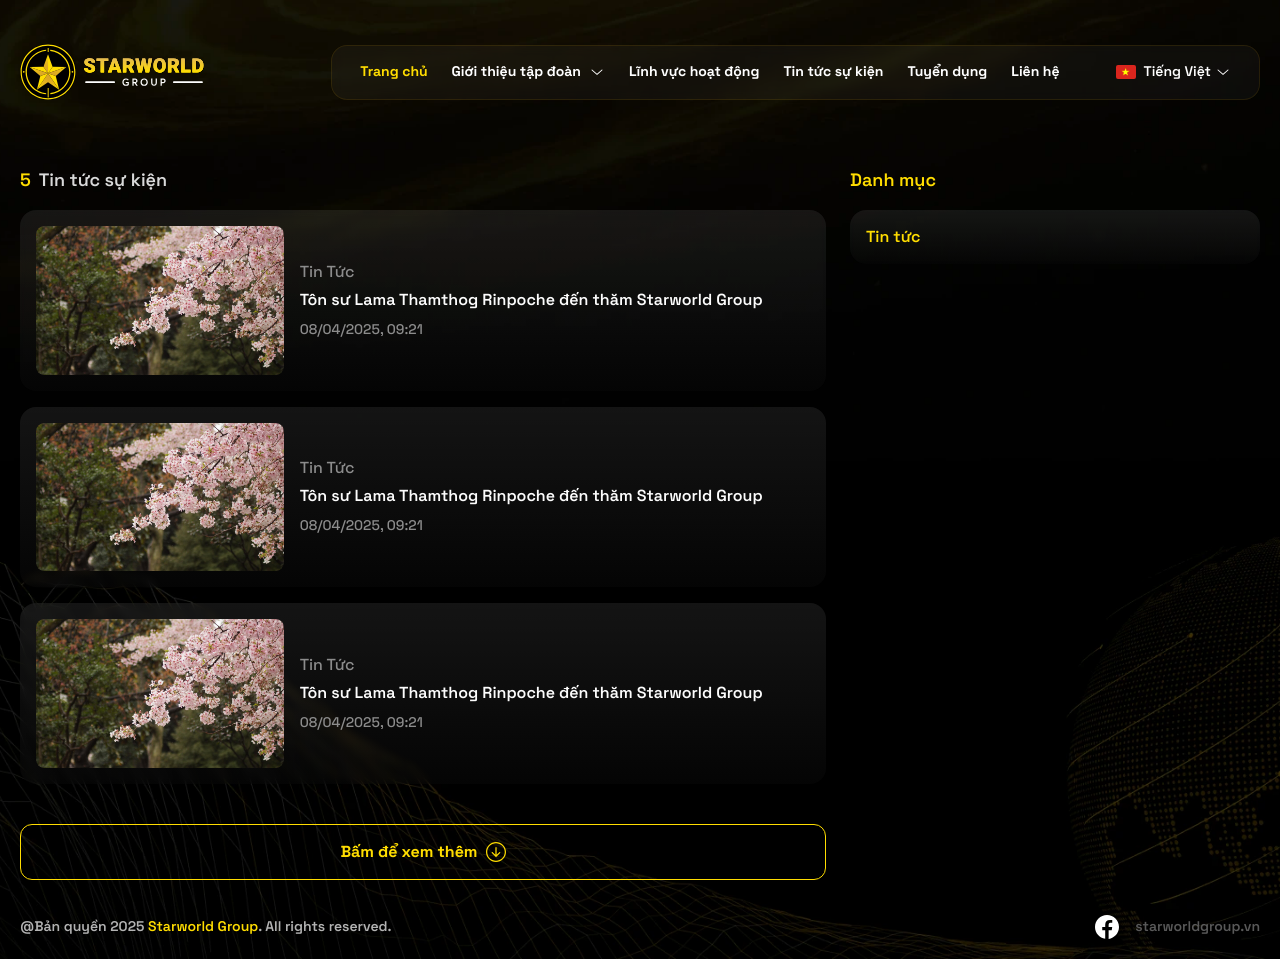
<file: all-news.html>
<!doctype html>
<html lang="vi">
    <head>
        <meta charset="utf-8">
        <meta name="viewport" content="width=device-width, initial-scale=1">
        <meta name="theme-color" media="(prefers-color-scheme: light)" content="white">
        <meta name="theme-color" media="(prefers-color-scheme: dark)" content="black">
        <meta name="next-size-adjust" content="">
        
        <!-- favicon -->
        <link rel="shortcut icon" href="./images/favicon.ico" />
        <!-- end favicon -->
        <title>StarWorld Group</title>
        <!-- font -->
        <link rel="preconnect" href="https://fonts.googleapis.com">
        <link rel="preconnect" href="https://fonts.gstatic.com" crossorigin>
        <link href="https://fonts.googleapis.com/css2?family=Roboto:ital,wght@0,100..900;1,100..900&family=Space+Grotesk:wght@300..700&display=swap" rel="stylesheet">
        <!-- end font -->
       
        <meta name="description"
            content="Với niềm tin mãnh liệt vào sức mạnh của công nghệ và sự kết nối, Starworld Group không ngừng tìm kiếm những giải pháp sáng tạo nhằm “định hình lại tương lai” – mang đến trải nghiệm mới mẻ, chuyên nghiệp và giá trị hữu ích hơn cho khách hàng">
        <meta property="og:title" content="StarWorld Group">
        <meta property="og:description"
            content="Với niềm tin mãnh liệt vào sức mạnh của công nghệ và sự kết nối, Starworld Group không ngừng tìm kiếm những giải pháp sáng tạo nhằm “định hình lại tương lai” – mang đến trải nghiệm mới mẻ, chuyên nghiệp và giá trị hữu ích hơn cho khách hàng">
        <meta property="og:image" content="https://starworldgroup.vn/images/og-image.jpg">
        <meta property="og:image:width" content="640">
        <meta property="og:image:height" content="360">
        <meta property="og:image:alt" content="StarWorld Group">
        <meta name="twitter:card" content="summary_large_image">
        <meta name="twitter:title" content="StarWorld Group">
        <meta name="twitter:description"
            content="Với niềm tin mãnh liệt vào sức mạnh của công nghệ và sự kết nối, Starworld Group không ngừng tìm kiếm những giải pháp sáng tạo nhằm “định hình lại tương lai” – mang đến trải nghiệm mới mẻ, chuyên nghiệp và giá trị hữu ích hơn cho khách hàng">
        <meta name="twitter:image" content="https://starworldgroup.vn/images/og-image.jpg">
        <meta name="twitter:image:width" content="640">
        <meta name="twitter:image:height" content="360">
        <meta name="twitter:image:alt" content="StarWorld Group">
        <link rel="stylesheet" href="./css/style.css" />
        <script src="./lib/jquery/jquery-3.7.1.min.js"></script>
    </head>

    <body class="body">
        
        <!-- header -->
        <header id="header" class="header relative z-50 js__stickyHeader pt-24 pt-lg-0 w-full">
            <!-- pc -->
            <div class="d-3xl-block d-lg-none">
                <!-- navbar -->
                <div class="w-wrapper navbar d-3xl-flex w-full">
                    <div class="navbar-container w-1280 py-20 d-3xl-flex items-center justify-between gap-8">
                        <!-- logo -->
                        <div class="logo flex-0">
                            <a href="#" class="logo-link">
                                <img src="./images/svg/logo.svg" alt="">
                            </a>
                        </div>
                        <!-- end logo -->
                        <div class="navbar-right d-3xl-flex items-center justify-end">
                            <!-- menu -->
                            <ul class="navbar-menu w-full flex-1 d-3xl-flex items-center justify-end">
                                <!-- item -->
                                <li class="navbar-item active">
                                    <div class="navbar-item__heading d-3xl-flex items-center">
                                        <div class="navbar-item__title fs-14 text-white fw-bold">
                                            <a href="#" class="">Trang chủ</a>
                                        </div>
                                    </div>
                                </li>
                                <!-- end item -->
                                <!-- item -->
                                <li class="navbar-item">
                                    <div class="navbar-item__heading d-3xl-flex items-center">
                                        <div class="navbar-item__title fs-14 text-white fw-bold">
                                            <a href="#" class="">Giới thiệu tập đoàn</a>
                                        </div>
                                        <div class="navbar-item__icon">
                                            <img src="./images/svg/arrow-down-w.svg" alt="">
                                        </div>
                                    </div>
                                    <ul class="navbar-dropdown fs-16 text-white fw-400">
                                        <li class="navbar-dropdown__item">
                                            <a href="#">Về chúng tôi</a>
                                        </li>
                                        <li class="navbar-dropdown__item">
                                            <a href="#">Tầm nhìn, Sứ mệnh, Giá trị cốt lõi</a>
                                        </li>
                                        <li class="navbar-dropdown__item">
                                            <a href="#">Đội ngũ</a>
                                        </li>
                                        <li class="navbar-dropdown__item">
                                            <a href="#">Đối tác chiến lược</a>
                                        </li>
                                        <li class="navbar-dropdown__item">
                                            <a href="#">Danh mục đầu tư</a>
                                        </li>
                                        <li class="navbar-dropdown__item">
                                            <a href="#">Nhận diện thương hiệu</a>
                                        </li>
                                    </ul>
                                </li>
                                <!-- end item -->
                                <!-- item -->
                                <li class="navbar-item">
                                    <div class="navbar-item__heading d-3xl-flex items-center">
                                        <div class="navbar-item__title fs-14 text-white fw-bold">
                                            <a href="#" class="">Lĩnh vực hoạt động</a>
                                        </div>
                                    </div>
                                </li>
                                <!-- end item -->
                                <!-- item -->
                                <li class="navbar-item">
                                    <div class="navbar-item__heading d-3xl-flex items-center">
                                        <div class="navbar-item__title fs-14 text-white fw-bold">
                                            <a href="#" class="">Tin tức sự kiện</a>
                                        </div>
                                    </div>
                                </li>
                                <!-- end item -->
                                <!-- item -->
                                <li class="navbar-item">
                                    <div class="navbar-item__heading d-3xl-flex items-center">
                                        <div class="navbar-item__title fs-14 text-white fw-bold">
                                            <a href="#" class="">Tuyển dụng</a>
                                        </div>
                                    </div>
                                </li>
                                <!-- end item -->
                                <!-- item -->
                                <li class="navbar-item">
                                    <div class="navbar-item__heading d-3xl-flex items-center">
                                        <div class="navbar-item__title fs-14 text-white fw-bold">
                                            <a href="#" class="">Liên hệ</a>
                                        </div>
                                    </div>
                                </li>
                                <!-- end item -->
                                
                            </ul>
                            <!-- end menu -->
                            
                            <!-- language pc -->
                            <div class="language-pc flex-0 ml-32 ml-md-0">
                                <div class="language">
                                    <!-- language default -->
                                    <div class="language-default d-3xl-flex items-center">
                                        <div class="language-default__img flex-0 mr-4">
                                            <img src="./images/flag_vi.png" alt="">
                                        </div>
                                        <div class="language-default__text fs-14 text-white fw-600 mx-4 font-noto-sans">
                                            <span>Tiếng Việt</span>
                                        </div>
                                        <div class="language-default__icon icon-16">
                                            <img src="./images/svg/arrow-down-w.svg" alt="" class="language-arrow-down">
                                        </div>
                                    </div>
                                    <!-- end language default -->
                                    <ul class="language-list">
                                        <li class="language-item">
                                            <a href="#" class="language-item__link d-3xl-flex items-center">
                                                <div class="language-item__img flex-0 mr-8">
                                                    <img src="./images/flag_vi.png" alt="">
                                                </div>
                                                <div class="language-item__text fs-16 fw-400">
                                                    <span>Tiếng Việt</span>
                                                </div>
                                            </a>
                                        </li>
                                        <li class="language-item">
                                            <a href="#" class="language-item__link d-3xl-flex items-center">
                                                <div class="language-item__img flex-0 mr-8">
                                                    <img src="./images/flag_en.png" alt="">
                                                </div>
                                                <div class="language-item__text fs-16 fw-400">
                                                    <span>English</span>
                                                </div>
                                            </a>
                                        </li>
                                        
                                    </ul>
                                </div>
                            </div>
                            <!-- end language pc -->
                        </div>
                    </div>
                </div>
                <!-- end navbar -->
            </div>
            <!-- end pc -->

            <!-- mb -->
            <div class="d-3xl-none d-lg-block">
                <div class="header-mb px-20 relative z-30 pt-24">
                    <div class="header-mb__container w-1280 w-full d-3xl-flex items-center">
                        <!-- left -->
                        <div class="header-mb__left flex-0 d-3xl-flex items-center">
                            <a href="#" class="logo logo-mb">
                                <img src="./images/svg/logo.svg" alt="">
                            </a>

                        </div>
                        <!-- end left -->

                        <!-- right -->
                        <div class="header-mb__right flex-1 d-3xl-flex items-center justify-end">
                            <!-- social -->
                            <ul class="social-list d-3xl-flex items-center gap-8 flex-wrap">
                                <li class="social-item">
                                    <a href="#" class="social-item__link">
                                        <img src="./images/svg/fb-w-circle.svg" alt="">
                                    </a>
                                </li>
                            </ul>
                            <!-- end social -->
                        
                            <!-- sub menu -->
                            <div class="sub-menu-mb-wrapper js__subMenuContainer">
                                <div class="icon-bar js__clickShowMenuMb">
                                    <img src="./images/svg/bar-fa.svg" alt="" loading="lazy">
                                </div>
                                <div class="sub-menu-mb js__subMenuMb">
                                    <div class="sub-menu-mb__close js__closeSubMenuMb d-3xl-flex items-center">
                                        <img src="./images/svg/close-fa.svg" alt="" loading="lazy">
                                    </div>

                                    <div class="sub-menu-mb__container px-15 pb-32 pt-10 scroll">
                                        <ul class="sub-menu-mb__list js__subMenuMbContainer">
                                            <!-- item -->
                                            <li class="sub-menu-mb__item js__subMenuMbItem">
                                                <!-- heading -->
                                                <div class="sub-menu-mb__heading d-3xl-flex items-center justify-between js__showSubMenuMbItem">
                                                    <div class="link flex-1 fs-16 fw-600">
                                                        Trang chủ
                                                    </div>
                                                    <div class="arrow-icon flex-0 icon-16 ">
                                                        <img src="./images/svg/arrow-down-w.svg" alt="">
                                                    </div>
                                                </div>
                                                <!-- end heading -->

                                                <!-- dropwdown -->
                                                <div class="sub-menu-mb__dropdown fs-14 fw-600 text-gray-21">
                                                    <a href="#" class="link d-3xl-flex flex-1">Phật đản</a>
                                                    <a href="#" class="link d-3xl-flex flex-1">Phật thành đạo</a>
                                                    <a href="#" class="link d-3xl-flex flex-1">Công hạnh Đức Phật</a>
                                                </div>
                                                <!-- end dropwdown -->
                                            </li>
                                            <!-- end item -->
                                            <!-- item -->
                                            <li class="sub-menu-mb__item js__subMenuMbItem">
                                                <!-- heading -->
                                                <div class="sub-menu-mb__heading d-3xl-flex items-center justify-between js__showSubMenuMbItem">
                                                    <div class="link flex-1 fs-16 fw-600">
                                                        Trang chủ
                                                    </div>
                                                    <div class="arrow-icon flex-0 icon-16 ">
                                                        <img src="./images/svg/arrow-down-w.svg" alt="">
                                                    </div>
                                                </div>
                                                <!-- end heading -->

                                                <!-- dropwdown -->
                                                <div class="sub-menu-mb__dropdown fs-14 fw-600 text-gray-21">
                                                    <a href="#" class="link d-3xl-flex flex-1">Phật đản</a>
                                                    <a href="#" class="link d-3xl-flex flex-1">Phật thành đạo</a>
                                                    <a href="#" class="link d-3xl-flex flex-1">Công hạnh Đức Phật</a>
                                                </div>
                                                <!-- end dropwdown -->
                                            </li>
                                            <!-- end item -->
                                            <!-- item -->
                                            <li class="sub-menu-mb__item js__subMenuMbItem">
                                                <!-- heading -->
                                                <div class="sub-menu-mb__heading d-3xl-flex items-center justify-between js__showSubMenuMbItem">
                                                    <div class="link flex-1 fs-16 fw-600">
                                                        Trang chủ
                                                    </div>
                                                    <div class="arrow-icon flex-0 icon-16 ">
                                                        <img src="./images/svg/arrow-down-w.svg" alt="">
                                                    </div>
                                                </div>
                                                <!-- end heading -->

                                                <!-- dropwdown -->
                                                <div class="sub-menu-mb__dropdown fs-14 fw-600 text-gray-21">
                                                    <a href="#" class="link d-3xl-flex flex-1">Phật đản</a>
                                                    <a href="#" class="link d-3xl-flex flex-1">Phật thành đạo</a>
                                                    <a href="#" class="link d-3xl-flex flex-1">Công hạnh Đức Phật</a>
                                                </div>
                                                <!-- end dropwdown -->
                                            </li>
                                            <!-- end item -->
                                            <!-- item -->
                                            <li class="sub-menu-mb__item js__subMenuMbItem">
                                                <!-- heading -->
                                                <div class="sub-menu-mb__heading d-3xl-flex items-center justify-between js__showSubMenuMbItem">
                                                    <div class="link flex-1 fs-16 fw-600">
                                                        Trang chủ
                                                    </div>
                                                    <div class="arrow-icon flex-0 icon-16 ">
                                                        <img src="./images/svg/arrow-down-w.svg" alt="">
                                                    </div>
                                                </div>
                                                <!-- end heading -->

                                                <!-- dropwdown -->
                                                <div class="sub-menu-mb__dropdown fs-14 fw-600 text-gray-21">
                                                    <a href="#" class="link d-3xl-flex flex-1">Phật đản</a>
                                                    <a href="#" class="link d-3xl-flex flex-1">Phật thành đạo</a>
                                                    <a href="#" class="link d-3xl-flex flex-1">Công hạnh Đức Phật</a>
                                                </div>
                                                <!-- end dropwdown -->
                                            </li>
                                            <!-- end item -->
                                            
                                        </ul>
                                        <!-- language mb -->
                                        <div class="language-mb flex-0 mt-20">
                                            <div class="language">
                                                <!-- language default -->
                                                <div class="language-default d-3xl-flex items-center">
                                                    <div class="language-default__img flex-0 mr-4">
                                                        <img src="./images/flag_vi.png" alt="">
                                                    </div>
                                                    <div class="language-default__text fs-14 text-white fw-600 mx-4 font-noto-sans">
                                                        <span>Tiếng Việt</span>
                                                    </div>
                                                    <div class="language-default__icon icon-16">
                                                        <img src="./images/svg/arrow-down-w.svg" alt="" class="language-arrow-down">
                                                    </div>
                                                </div>
                                                <!-- end language default -->
                                                <ul class="language-list">
                                                    <li class="language-item">
                                                        <a href="#" class="language-item__link d-3xl-flex items-center">
                                                            <div class="language-item__img flex-0 mr-8">
                                                                <img src="./images/flag_vi.png" alt="">
                                                            </div>
                                                            <div class="language-item__text fs-16 fw-400">
                                                                <span>Tiếng Việt</span>
                                                            </div>
                                                        </a>
                                                    </li>
                                                    <li class="language-item">
                                                        <a href="#" class="language-item__link d-3xl-flex items-center">
                                                            <div class="language-item__img flex-0 mr-8">
                                                                <img src="./images/flag_en.png" alt="">
                                                            </div>
                                                            <div class="language-item__text fs-16 fw-400">
                                                                <span>English</span>
                                                            </div>
                                                        </a>
                                                    </li>
                                                    
                                                </ul>
                                            </div>
                                        </div>          
                                        <!-- end language mb -->
                                    </div>
                                </div>
                            </div>
                            <!-- end sub menu -->
                        </div>                                                                                      
                        <!-- end right -->
                    </div>                              
                </div>
            </div>
            <!-- end mb -->
        </header>
        <!-- end header -->
       
        <!-- main -->
        <main id="main" class="main">
            <!-- primary -->
            <section class="all-cate-primary relative z-20 over-hidden mt-32 mt-md-20 w-wrapper px-sm-20">
                <div class="all-cate-primary__container w-1280 relative py-15">
                    <div class="all-cate-primary__content block-secondary">
                        <!-- left -->
                        <div class="all-cate-primary__left block-secondary__left">
                            <!-- heading -->
                            <h1 class="left-heading fs-18 fw-600 text-w-d9"><span class="text-yellow-ff d-3xl-inline-block mr-8">5</span><span>Tin tức sự kiện</span></h1>
                            <!-- end heading -->
                            <!-- content -->
                            <div class="left-content mt-16">
                                <!-- list -->
                                <div class="article-list">
                                    <!-- article -->
                                    <div class="article p-16 mb-16 d-3xl-flex items-center">
                                        <!-- img -->
                                        <div class="article-img over-hidden border-8 w-32 w-sm-120px flex-0">
                                            <a href="#" class="ratio-15x9 over-hidden border-8">
                                                <img src="./images/2.jpg" alt="" class="">
                                            </a>
                                        </div>
                                        <!-- end img -->
                                        <!-- content -->
                                        <div class="article-content pl-16 flex-1">
                                            <div class="article-cate fs-16 text-gray-8c fw-500">
                                                <a href="#">Tin Tức</a>
                                            </div>
                                            <h3 class="article-title fs-16 fw-600 text-gray-fc flex-1 mt-4">
                                                <a href="#" class="fix-text3">Tôn sư Lama Thamthog Rinpoche đến thăm Starworld Group </a>
                                            </h3>
                                            <div class="article-time d-md-none fs-14 text-gray-8c fw-500 mt-8">
                                                <span>08/04/2025, 09:21</span>
                                            </div>
                                        </div>
                                        <!-- end content -->
                                    </div>
                                    <!-- end article -->
                                    <!-- article -->
                                    <div class="article p-16 mb-16 d-3xl-flex items-center">
                                        <!-- img -->
                                        <div class="article-img over-hidden border-8 w-32 w-sm-120px flex-0">
                                            <a href="#" class="ratio-15x9 over-hidden border-8">
                                                <img src="./images/2.jpg" alt="" class="">
                                            </a>
                                        </div>
                                        <!-- end img -->
                                        <!-- content -->
                                        <div class="article-content pl-16 flex-1">
                                            <div class="article-cate fs-16 text-gray-8c fw-500">
                                                <a href="#">Tin Tức</a>
                                            </div>
                                            <h3 class="article-title fs-16 fw-600 text-gray-fc flex-1 mt-4">
                                                <a href="#" class="fix-text3">Tôn sư Lama Thamthog Rinpoche đến thăm Starworld Group </a>
                                            </h3>
                                            <div class="article-time d-md-none fs-14 text-gray-8c fw-500 mt-8">
                                                <span>08/04/2025, 09:21</span>
                                            </div>
                                        </div>
                                        <!-- end content -->
                                    </div>
                                    <!-- end article -->
                                    <!-- article -->
                                    <div class="article p-16 mb-16 d-3xl-flex items-center">
                                        <!-- img -->
                                        <div class="article-img over-hidden border-8 w-32 w-sm-120px flex-0">
                                            <a href="#" class="ratio-15x9 over-hidden border-8">
                                                <img src="./images/2.jpg" alt="" class="">
                                            </a>
                                        </div>
                                        <!-- end img -->
                                        <!-- content -->
                                        <div class="article-content pl-16 flex-1">
                                            <div class="article-cate fs-16 text-gray-8c fw-500">
                                                <a href="#">Tin Tức</a>
                                            </div>
                                            <h3 class="article-title fs-16 fw-600 text-gray-fc flex-1 mt-4">
                                                <a href="#" class="fix-text3">Tôn sư Lama Thamthog Rinpoche đến thăm Starworld Group </a>
                                            </h3>
                                            <div class="article-time d-md-none fs-14 text-gray-8c fw-500 mt-8">
                                                <span>08/04/2025, 09:21</span>
                                            </div>
                                        </div>
                                        <!-- end content -->
                                    </div>
                                    <!-- end article -->
                                </div>
                                <!-- end list -->

                                <!-- see more -->
                                <div class="see-more-secondary mt-40">
                                    <a href="#" class="see-more-secondary__link d-3xl-flex h-56px items-center justify-center">
                                        <span>Bấm để xem thêm</span>
                                        <div class="icon flex-0 icon-20 ml-8">
                                            <img src="./images/svg/arrow-down-ff-circle.svg" alt="">
                                        </div>
                                    </a>
                                </div>
                                <!-- end see more -->
                            </div>
                            <!-- end content -->
                        </div>
                        <!-- end left -->
                        <!-- right -->
                        <div class="all-cate-primary__right block-secondary__right d-sm-none">
                            <!-- heading -->
                            <h1 class="left-heading fs-18 fw-600 text-yellow-ff"><span>Danh mục</span></h1>
                            <!-- end heading -->

                            <!-- content -->
                            <div class="right-content mt-16">
                                <ul class="right-list">
                                    <li class="right-item"><a href="#" class="right-link fs-16 text-yellow-ff fw-600">Tin tức</a></li>
                                </ul>
                            </div>
                            <!-- end content -->
                        </div>
                        <!-- end right -->
                    </div>
                </div>
            </section>
            <!-- end primary -->

        </main>
        <!-- end main -->
        <!-- footer -->
        <footer id="footer" class="footer w-full">
            <section class="footer-primary relative z-20 over-hidden p-20 w-full">
                <div class="footer-primary__container w-1280 relative">
                    <!-- bot -->
                    <div class="footer-primary__bot d-3xl-flex items-center justify-between fs-14 fw-600">
                        <p class="bot-text text-w-07">@Bản quyền 2025 <a href="#" class="bot-text__link text-yellow-ff">Starworld Group</a>. <span class="bot-text-2">All rights reserved.</span></p>
                        <a href="#" class="d-3xl-flex d-md-none items-center text-gray-59">
                            <div class="flex-0 mr-16 icon-24">
                                <img src="./images/svg/fb-w-circle.svg" alt="">
                            </div>
                            <p>starworldgroup.vn</p>
                        </a>
                    </div>
                    <!-- end bot -->
                </div>
            </section>
        </footer>
        <!-- end footer -->
        <script src="./lib/embla/embla-carousel.umd.js"></script>
        <script src="./js/main.js"></script>

    </body>
</html>
</file>
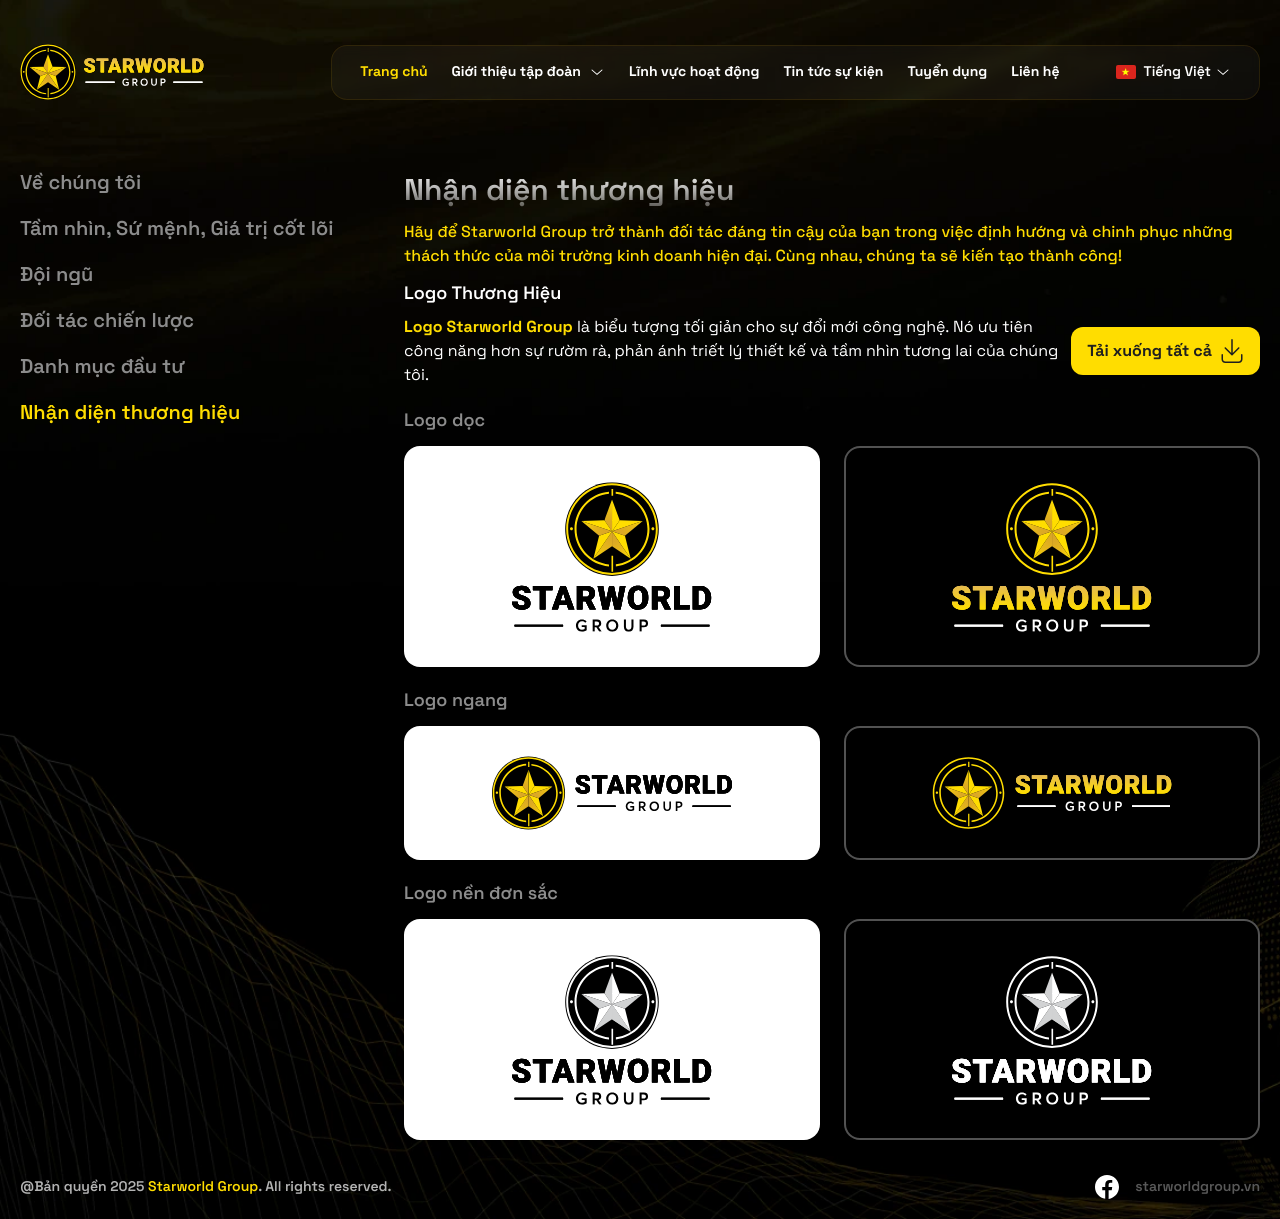
<file: brand.html>
<!doctype html>
<html lang="vi">
    <head>
        <meta charset="utf-8">
        <meta name="viewport" content="width=device-width, initial-scale=1">
        <meta name="theme-color" media="(prefers-color-scheme: light)" content="white">
        <meta name="theme-color" media="(prefers-color-scheme: dark)" content="black">
        <meta name="next-size-adjust" content="">
        
        <!-- favicon -->
        <link rel="shortcut icon" href="./images/favicon.ico" />
        <!-- end favicon -->
        <title>StarWorld Group</title>
        <!-- font -->
        <link rel="preconnect" href="https://fonts.googleapis.com">
        <link rel="preconnect" href="https://fonts.gstatic.com" crossorigin>
        <link href="https://fonts.googleapis.com/css2?family=Roboto:ital,wght@0,100..900;1,100..900&family=Space+Grotesk:wght@300..700&display=swap" rel="stylesheet">
        <!-- end font -->
       
        <meta name="description"
            content="Với niềm tin mãnh liệt vào sức mạnh của công nghệ và sự kết nối, Starworld Group không ngừng tìm kiếm những giải pháp sáng tạo nhằm “định hình lại tương lai” – mang đến trải nghiệm mới mẻ, chuyên nghiệp và giá trị hữu ích hơn cho khách hàng">
        <meta property="og:title" content="StarWorld Group">
        <meta property="og:description"
            content="Với niềm tin mãnh liệt vào sức mạnh của công nghệ và sự kết nối, Starworld Group không ngừng tìm kiếm những giải pháp sáng tạo nhằm “định hình lại tương lai” – mang đến trải nghiệm mới mẻ, chuyên nghiệp và giá trị hữu ích hơn cho khách hàng">
        <meta property="og:image" content="https://starworldgroup.vn/images/og-image.jpg">
        <meta property="og:image:width" content="640">
        <meta property="og:image:height" content="360">
        <meta property="og:image:alt" content="StarWorld Group">
        <meta name="twitter:card" content="summary_large_image">
        <meta name="twitter:title" content="StarWorld Group">
        <meta name="twitter:description"
            content="Với niềm tin mãnh liệt vào sức mạnh của công nghệ và sự kết nối, Starworld Group không ngừng tìm kiếm những giải pháp sáng tạo nhằm “định hình lại tương lai” – mang đến trải nghiệm mới mẻ, chuyên nghiệp và giá trị hữu ích hơn cho khách hàng">
        <meta name="twitter:image" content="https://starworldgroup.vn/images/og-image.jpg">
        <meta name="twitter:image:width" content="640">
        <meta name="twitter:image:height" content="360">
        <meta name="twitter:image:alt" content="StarWorld Group">
        <link rel="stylesheet" href="./css/style.css" />
        <script src="./lib/jquery/jquery-3.7.1.min.js"></script>
    </head>

    <body class="body">
        
        <!-- header -->
        <header id="header" class="header relative z-50 js__stickyHeader pt-24 pt-lg-0 w-full">
            <!-- pc -->
            <div class="d-3xl-block d-lg-none">
                <!-- navbar -->
                <div class="w-wrapper navbar d-3xl-flex w-full">
                    <div class="navbar-container w-1280 py-20 d-3xl-flex items-center justify-between gap-8">
                        <!-- logo -->
                        <div class="logo flex-0">
                            <a href="#" class="logo-link">
                                <img src="./images/svg/logo.svg" alt="">
                            </a>
                        </div>
                        <!-- end logo -->
                        <div class="navbar-right d-3xl-flex items-center justify-end">
                            <!-- menu -->
                            <ul class="navbar-menu w-full flex-1 d-3xl-flex items-center justify-end">
                                <!-- item -->
                                <li class="navbar-item active">
                                    <div class="navbar-item__heading d-3xl-flex items-center">
                                        <div class="navbar-item__title fs-14 text-white fw-bold">
                                            <a href="#" class="">Trang chủ</a>
                                        </div>
                                    </div>
                                </li>
                                <!-- end item -->
                                <!-- item -->
                                <li class="navbar-item">
                                    <div class="navbar-item__heading d-3xl-flex items-center">
                                        <div class="navbar-item__title fs-14 text-white fw-bold">
                                            <a href="#" class="">Giới thiệu tập đoàn</a>
                                        </div>
                                        <div class="navbar-item__icon">
                                            <img src="./images/svg/arrow-down-w.svg" alt="">
                                        </div>
                                    </div>
                                    <ul class="navbar-dropdown fs-16 text-white fw-400">
                                        <li class="navbar-dropdown__item">
                                            <a href="#">Về chúng tôi</a>
                                        </li>
                                        <li class="navbar-dropdown__item">
                                            <a href="#">Tầm nhìn, Sứ mệnh, Giá trị cốt lõi</a>
                                        </li>
                                        <li class="navbar-dropdown__item">
                                            <a href="#">Đội ngũ</a>
                                        </li>
                                        <li class="navbar-dropdown__item">
                                            <a href="#">Đối tác chiến lược</a>
                                        </li>
                                        <li class="navbar-dropdown__item">
                                            <a href="#">Danh mục đầu tư</a>
                                        </li>
                                        <li class="navbar-dropdown__item">
                                            <a href="#">Nhận diện thương hiệu</a>
                                        </li>
                                    </ul>
                                </li>
                                <!-- end item -->
                                <!-- item -->
                                <li class="navbar-item">
                                    <div class="navbar-item__heading d-3xl-flex items-center">
                                        <div class="navbar-item__title fs-14 text-white fw-bold">
                                            <a href="#" class="">Lĩnh vực hoạt động</a>
                                        </div>
                                    </div>
                                </li>
                                <!-- end item -->
                                <!-- item -->
                                <li class="navbar-item">
                                    <div class="navbar-item__heading d-3xl-flex items-center">
                                        <div class="navbar-item__title fs-14 text-white fw-bold">
                                            <a href="#" class="">Tin tức sự kiện</a>
                                        </div>
                                    </div>
                                </li>
                                <!-- end item -->
                                <!-- item -->
                                <li class="navbar-item">
                                    <div class="navbar-item__heading d-3xl-flex items-center">
                                        <div class="navbar-item__title fs-14 text-white fw-bold">
                                            <a href="#" class="">Tuyển dụng</a>
                                        </div>
                                    </div>
                                </li>
                                <!-- end item -->
                                <!-- item -->
                                <li class="navbar-item">
                                    <div class="navbar-item__heading d-3xl-flex items-center">
                                        <div class="navbar-item__title fs-14 text-white fw-bold">
                                            <a href="#" class="">Liên hệ</a>
                                        </div>
                                    </div>
                                </li>
                                <!-- end item -->
                                
                            </ul>
                            <!-- end menu -->
                            
                            <!-- language pc -->
                            <div class="language-pc flex-0 ml-32 ml-md-0">
                                <div class="language">
                                    <!-- language default -->
                                    <div class="language-default d-3xl-flex items-center">
                                        <div class="language-default__img flex-0 mr-4">
                                            <img src="./images/flag_vi.png" alt="">
                                        </div>
                                        <div class="language-default__text fs-14 text-white fw-600 mx-4 font-noto-sans">
                                            <span>Tiếng Việt</span>
                                        </div>
                                        <div class="language-default__icon icon-16">
                                            <img src="./images/svg/arrow-down-w.svg" alt="" class="language-arrow-down">
                                        </div>
                                    </div>
                                    <!-- end language default -->
                                    <ul class="language-list">
                                        <li class="language-item">
                                            <a href="#" class="language-item__link d-3xl-flex items-center">
                                                <div class="language-item__img flex-0 mr-8">
                                                    <img src="./images/flag_vi.png" alt="">
                                                </div>
                                                <div class="language-item__text fs-16 fw-400">
                                                    <span>Tiếng Việt</span>
                                                </div>
                                            </a>
                                        </li>
                                        <li class="language-item">
                                            <a href="#" class="language-item__link d-3xl-flex items-center">
                                                <div class="language-item__img flex-0 mr-8">
                                                    <img src="./images/flag_en.png" alt="">
                                                </div>
                                                <div class="language-item__text fs-16 fw-400">
                                                    <span>English</span>
                                                </div>
                                            </a>
                                        </li>
                                        
                                    </ul>
                                </div>
                            </div>
                            <!-- end language pc -->
                        </div>
                    </div>
                </div>
                <!-- end navbar -->
            </div>
            <!-- end pc -->

            <!-- mb -->
            <div class="d-3xl-none d-lg-block">
                <div class="header-mb px-20 relative z-30 pt-24">
                    <div class="header-mb__container w-1280 w-full d-3xl-flex items-center">
                        <!-- left -->
                        <div class="header-mb__left flex-0 d-3xl-flex items-center">
                            <a href="#" class="logo logo-mb">
                                <img src="./images/svg/logo.svg" alt="">
                            </a>

                        </div>
                        <!-- end left -->

                        <!-- right -->
                        <div class="header-mb__right flex-1 d-3xl-flex items-center justify-end">
                            <!-- social -->
                            <ul class="social-list d-3xl-flex items-center gap-8 flex-wrap">
                                <li class="social-item">
                                    <a href="#" class="social-item__link">
                                        <img src="./images/svg/fb-w-circle.svg" alt="">
                                    </a>
                                </li>
                            </ul>
                            <!-- end social -->
                        
                            <!-- sub menu -->
                            <div class="sub-menu-mb-wrapper js__subMenuContainer">
                                <div class="icon-bar js__clickShowMenuMb">
                                    <img src="./images/svg/bar-fa.svg" alt="" loading="lazy">
                                </div>
                                <div class="sub-menu-mb js__subMenuMb">
                                    <div class="sub-menu-mb__close js__closeSubMenuMb d-3xl-flex items-center">
                                        <img src="./images/svg/close-fa.svg" alt="" loading="lazy">
                                    </div>

                                    <div class="sub-menu-mb__container px-15 pb-32 pt-10 scroll">
                                        <ul class="sub-menu-mb__list js__subMenuMbContainer">
                                            <!-- item -->
                                            <li class="sub-menu-mb__item js__subMenuMbItem">
                                                <!-- heading -->
                                                <div class="sub-menu-mb__heading d-3xl-flex items-center justify-between js__showSubMenuMbItem">
                                                    <div class="link flex-1 fs-16 fw-600">
                                                        Trang chủ
                                                    </div>
                                                    <div class="arrow-icon flex-0 icon-16 ">
                                                        <img src="./images/svg/arrow-down-w.svg" alt="">
                                                    </div>
                                                </div>
                                                <!-- end heading -->

                                                <!-- dropwdown -->
                                                <div class="sub-menu-mb__dropdown fs-14 fw-600 text-gray-21">
                                                    <a href="#" class="link d-3xl-flex flex-1">Phật đản</a>
                                                    <a href="#" class="link d-3xl-flex flex-1">Phật thành đạo</a>
                                                    <a href="#" class="link d-3xl-flex flex-1">Công hạnh Đức Phật</a>
                                                </div>
                                                <!-- end dropwdown -->
                                            </li>
                                            <!-- end item -->
                                            <!-- item -->
                                            <li class="sub-menu-mb__item js__subMenuMbItem">
                                                <!-- heading -->
                                                <div class="sub-menu-mb__heading d-3xl-flex items-center justify-between js__showSubMenuMbItem">
                                                    <div class="link flex-1 fs-16 fw-600">
                                                        Trang chủ
                                                    </div>
                                                    <div class="arrow-icon flex-0 icon-16 ">
                                                        <img src="./images/svg/arrow-down-w.svg" alt="">
                                                    </div>
                                                </div>
                                                <!-- end heading -->

                                                <!-- dropwdown -->
                                                <div class="sub-menu-mb__dropdown fs-14 fw-600 text-gray-21">
                                                    <a href="#" class="link d-3xl-flex flex-1">Phật đản</a>
                                                    <a href="#" class="link d-3xl-flex flex-1">Phật thành đạo</a>
                                                    <a href="#" class="link d-3xl-flex flex-1">Công hạnh Đức Phật</a>
                                                </div>
                                                <!-- end dropwdown -->
                                            </li>
                                            <!-- end item -->
                                            <!-- item -->
                                            <li class="sub-menu-mb__item js__subMenuMbItem">
                                                <!-- heading -->
                                                <div class="sub-menu-mb__heading d-3xl-flex items-center justify-between js__showSubMenuMbItem">
                                                    <div class="link flex-1 fs-16 fw-600">
                                                        Trang chủ
                                                    </div>
                                                    <div class="arrow-icon flex-0 icon-16 ">
                                                        <img src="./images/svg/arrow-down-w.svg" alt="">
                                                    </div>
                                                </div>
                                                <!-- end heading -->

                                                <!-- dropwdown -->
                                                <div class="sub-menu-mb__dropdown fs-14 fw-600 text-gray-21">
                                                    <a href="#" class="link d-3xl-flex flex-1">Phật đản</a>
                                                    <a href="#" class="link d-3xl-flex flex-1">Phật thành đạo</a>
                                                    <a href="#" class="link d-3xl-flex flex-1">Công hạnh Đức Phật</a>
                                                </div>
                                                <!-- end dropwdown -->
                                            </li>
                                            <!-- end item -->
                                            <!-- item -->
                                            <li class="sub-menu-mb__item js__subMenuMbItem">
                                                <!-- heading -->
                                                <div class="sub-menu-mb__heading d-3xl-flex items-center justify-between js__showSubMenuMbItem">
                                                    <div class="link flex-1 fs-16 fw-600">
                                                        Trang chủ
                                                    </div>
                                                    <div class="arrow-icon flex-0 icon-16 ">
                                                        <img src="./images/svg/arrow-down-w.svg" alt="">
                                                    </div>
                                                </div>
                                                <!-- end heading -->

                                                <!-- dropwdown -->
                                                <div class="sub-menu-mb__dropdown fs-14 fw-600 text-gray-21">
                                                    <a href="#" class="link d-3xl-flex flex-1">Phật đản</a>
                                                    <a href="#" class="link d-3xl-flex flex-1">Phật thành đạo</a>
                                                    <a href="#" class="link d-3xl-flex flex-1">Công hạnh Đức Phật</a>
                                                </div>
                                                <!-- end dropwdown -->
                                            </li>
                                            <!-- end item -->
                                            
                                        </ul>
                                        <!-- language mb -->
                                        <div class="language-mb flex-0 mt-20">
                                            <div class="language">
                                                <!-- language default -->
                                                <div class="language-default d-3xl-flex items-center">
                                                    <div class="language-default__img flex-0 mr-4">
                                                        <img src="./images/flag_vi.png" alt="">
                                                    </div>
                                                    <div class="language-default__text fs-14 text-white fw-600 mx-4 font-noto-sans">
                                                        <span>Tiếng Việt</span>
                                                    </div>
                                                    <div class="language-default__icon icon-16">
                                                        <img src="./images/svg/arrow-down-w.svg" alt="" class="language-arrow-down">
                                                    </div>
                                                </div>
                                                <!-- end language default -->
                                                <ul class="language-list">
                                                    <li class="language-item">
                                                        <a href="#" class="language-item__link d-3xl-flex items-center">
                                                            <div class="language-item__img flex-0 mr-8">
                                                                <img src="./images/flag_vi.png" alt="">
                                                            </div>
                                                            <div class="language-item__text fs-16 fw-400">
                                                                <span>Tiếng Việt</span>
                                                            </div>
                                                        </a>
                                                    </li>
                                                    <li class="language-item">
                                                        <a href="#" class="language-item__link d-3xl-flex items-center">
                                                            <div class="language-item__img flex-0 mr-8">
                                                                <img src="./images/flag_en.png" alt="">
                                                            </div>
                                                            <div class="language-item__text fs-16 fw-400">
                                                                <span>English</span>
                                                            </div>
                                                        </a>
                                                    </li>
                                                    
                                                </ul>
                                            </div>
                                        </div>          
                                        <!-- end language mb -->
                                    </div>
                                </div>
                            </div>
                            <!-- end sub menu -->
                        </div>                                                                                      
                        <!-- end right -->
                    </div>                              
                </div>
            </div>
            <!-- end mb -->
        </header>
        <!-- end header -->
       
        <!-- main -->
        <main id="main" class="main">
            <!-- primary -->
            <section class="brand-primary relative z-20 over-hidden mt-32 mt-md-20 w-wrapper px-sm-20">
                <div class="brand-primary__container w-1280 relative py-15">
                    <div class="brand-primary__content block-primary">
                        <!-- left -->
                        <div class="brand-primary__left block-primary__left d-lg-none">
                            <ul class="side-list">
                                <li class="side-item fs-20 text-gray-8c fw-600 mb-16">
                                    <a href="#" class="side-link">Về chúng tôi</a>
                                </li>
                                <li class="side-item fs-20 text-gray-8c fw-600 mb-16">
                                    <a href="#" class="side-link">Tầm nhìn, Sứ mệnh, Giá trị cốt lõi</a>
                                </li>
                                <li class="side-item fs-20 text-gray-8c fw-600 mb-16">
                                    <a href="#" class="side-link">Đội ngũ</a>
                                </li>
                                <li class="side-item fs-20 text-gray-8c fw-600 mb-16">
                                    <a href="#" class="side-link">Đối tác chiến lược</a>
                                </li>
                                <li class="side-item fs-20 text-gray-8c fw-600 mb-16">
                                    <a href="#" class="side-link">Danh mục đầu tư</a>
                                </li>
                                <li class="side-item active fs-20 text-gray-8c fw-600 mb-16">
                                    <a href="#" class="side-link">Nhận diện thương hiệu</a>
                                </li>
                            </ul>
                        </div>
                        <!-- end left -->
                        <!-- right -->
                        <div class="brand-primary__right block-primary__right">
                        
                            <!-- content -->
                            <div class="right-content">
                                <!-- row one -->
                                <div class="row-one">
                                    <h1 class="row-one__title text-white fs-30 fw-600 mb-8"><span>Nhận diện thương hiệu</span></h1>
                                    <div class="row-one__sapo fs-16 fw-500 text-yellow-ff mb-8">
                                        <p>Hãy để Starworld Group trở thành đối tác đáng tin cậy của bạn trong việc định hướng và chinh phục những thách thức của môi trường kinh doanh hiện đại. Cùng nhau, chúng ta sẽ kiến tạo thành công!</p>
                                    </div>
                                </div>
                                <!-- end row one -->
                                <!-- row two -->
                                <div class="row-two mt-12">
                                    <h3 class="row-two__title fs-18 fw-600 text-white mb-8"><span>Logo Thương Hiệu</span></h3>
                                    <div class="row-two__content d-3xl-flex d-md-block items-center justify-between gap-8">
                                        <div class="row-two__des flex-1 text-white fs-16">
                                            <p><strong class="text-yellow-ff">Logo Starworld Group</strong> là biểu tượng tối giản cho sự đổi mới công nghệ. Nó ưu tiên công năng hơn sự rườm rà, phản ánh triết lý thiết kế và tầm nhìn tương lai của chúng tôi.</p>
                                        </div>
                                        <a href="./pdf/Starworld_Brandbook_Full.pdf" class="row-two__btn flex-0 d-3xl-flex items-center justify-center text-gray-1f mt-md-20">
                                            <span class="btn-text">Tải xuống tất cả</span>
                                            <div class="btn-icon icon-24 flex-0 ml-8">
                                                <img src="./images/svg/download-gray.svg" alt="">
                                            </div>
                                        </a>
                                    </div>
                                </div>
                                <!-- end row two -->
                                <!-- row three -->
                                <div class="row-three mt-20">
                                    <!-- heading -->
                                    <h3 class="row-three__heading fs-18 fw-600 text-gray-8c"><span>Logo dọc</span></h3>
                                    <!-- end heading -->
                                    <!-- content -->
                                    <div class="row-three__content mt-12">
                                        <!-- article list -->
                                        <div class="article-list d-3xl-grid col-2 gap-24 d-sm-block">
                                            <!-- article -->
                                            <div class="article mb-sm-24">
                                                <img src="./images/svg/logo-1.svg" alt="">
                                            </div>
                                            <!-- end article -->
                                            <!-- article -->
                                            <div class="article mb-sm-24">
                                                <img src="./images/svg/logo-2.svg" alt="">
                                            </div>
                                            <!-- end article -->
                                        </div>
                                        <!-- end article list -->
                                    </div>
                                    <!-- end content -->
                                </div>
                                <!-- end row three -->

                                <!-- row four -->
                                <div class="row-four mt-20">
                                    <!-- heading -->
                                    <h3 class="row-three__heading fs-18 fw-600 text-gray-8c"><span>Logo ngang</span></h3>
                                    <!-- end heading -->
                                    <!-- content -->
                                    <div class="row-four__content mt-12">
                                        <!-- article list -->
                                        <div class="article-list d-3xl-grid col-2 gap-24 d-sm-block">
                                            <!-- article -->
                                            <div class="article mb-sm-24">
                                                <img src="./images/svg/logo-3.svg" alt="">
                                            </div>
                                            <!-- end article -->
                                            <!-- article -->
                                            <div class="article mb-sm-24">
                                                <img src="./images/svg/logo-4.svg" alt="">
                                            </div>
                                            <!-- end article -->
                                        </div>
                                        <!-- end article list -->
                                    </div>
                                    <!-- end content -->
                                </div>
                                <!-- end row four -->

                                <!-- row five -->
                                <div class="row-five mt-20">
                                    <!-- heading -->
                                    <h3 class="row-three__heading fs-18 fw-600 text-gray-8c"><span>Logo nền đơn sắc</span></h3>
                                    <!-- end heading -->
                                    <!-- content -->
                                    <div class="row-five__content mt-12">
                                        <!-- article list -->
                                        <div class="article-list d-3xl-grid col-2 gap-24 d-sm-block">
                                            <!-- article -->
                                            <div class="article mb-sm-24">
                                                <img src="./images/svg/logo-5.svg" alt="">
                                            </div>
                                            <!-- end article -->
                                            <!-- article -->
                                            <div class="article mb-sm-24">
                                                <img src="./images/svg/logo-6.svg" alt="">
                                            </div>
                                            <!-- end article -->
                                        </div>
                                        <!-- end article list -->
                                    </div>
                                    <!-- end content -->
                                </div>
                                <!-- end row five -->
                            </div>
                            <!-- end content -->
                        </div>
                        <!-- end right -->
                    </div>
                </div>
            </section>
            <!-- end primary -->

        </main>
        <!-- end main -->
        <!-- footer -->
        <footer id="footer" class="footer w-full">
            <section class="footer-primary relative z-20 over-hidden p-20 w-full">
                <div class="footer-primary__container w-1280 relative">
                    <!-- bot -->
                    <div class="footer-primary__bot d-3xl-flex items-center justify-between fs-14 fw-600">
                        <p class="bot-text text-w-07">@Bản quyền 2025 <a href="#" class="bot-text__link text-yellow-ff">Starworld Group</a>. <span class="bot-text-2">All rights reserved.</span></p>
                        <a href="#" class="d-3xl-flex d-md-none items-center text-gray-59">
                            <div class="flex-0 mr-16 icon-24">
                                <img src="./images/svg/fb-w-circle.svg" alt="">
                            </div>
                            <p>starworldgroup.vn</p>
                        </a>
                    </div>
                    <!-- end bot -->
                </div>
            </section>
        </footer>
        <!-- end footer -->
        <script src="./lib/embla/embla-carousel.umd.js"></script>
        <script src="./js/main.js"></script>

    </body>
</html>
</file>
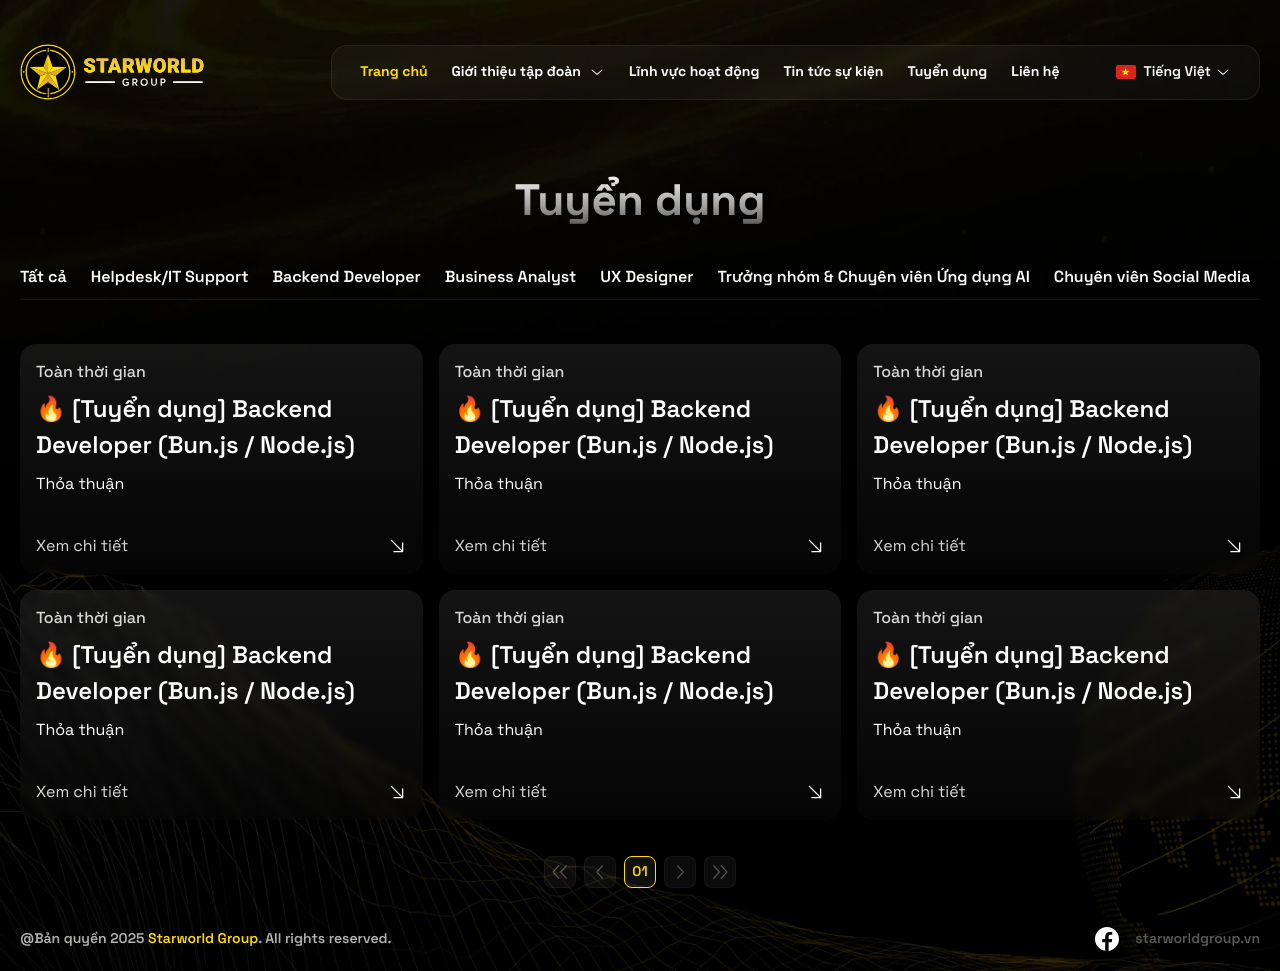
<file: careers.html>
<!doctype html>
<html lang="vi">
    <head>
        <meta charset="utf-8">
        <meta name="viewport" content="width=device-width, initial-scale=1">
        <meta name="theme-color" media="(prefers-color-scheme: light)" content="white">
        <meta name="theme-color" media="(prefers-color-scheme: dark)" content="black">
        <meta name="next-size-adjust" content="">
        
        <!-- favicon -->
        <link rel="shortcut icon" href="./images/favicon.ico" />
        <!-- end favicon -->
        <title>StarWorld Group</title>
        <!-- font -->
        <link rel="preconnect" href="https://fonts.googleapis.com">
        <link rel="preconnect" href="https://fonts.gstatic.com" crossorigin>
        <link href="https://fonts.googleapis.com/css2?family=Roboto:ital,wght@0,100..900;1,100..900&family=Space+Grotesk:wght@300..700&display=swap" rel="stylesheet">
        <!-- end font -->
       
        <meta name="description"
            content="Với niềm tin mãnh liệt vào sức mạnh của công nghệ và sự kết nối, Starworld Group không ngừng tìm kiếm những giải pháp sáng tạo nhằm “định hình lại tương lai” – mang đến trải nghiệm mới mẻ, chuyên nghiệp và giá trị hữu ích hơn cho khách hàng">
        <meta property="og:title" content="StarWorld Group">
        <meta property="og:description"
            content="Với niềm tin mãnh liệt vào sức mạnh của công nghệ và sự kết nối, Starworld Group không ngừng tìm kiếm những giải pháp sáng tạo nhằm “định hình lại tương lai” – mang đến trải nghiệm mới mẻ, chuyên nghiệp và giá trị hữu ích hơn cho khách hàng">
        <meta property="og:image" content="https://starworldgroup.vn/images/og-image.jpg">
        <meta property="og:image:width" content="640">
        <meta property="og:image:height" content="360">
        <meta property="og:image:alt" content="StarWorld Group">
        <meta name="twitter:card" content="summary_large_image">
        <meta name="twitter:title" content="StarWorld Group">
        <meta name="twitter:description"
            content="Với niềm tin mãnh liệt vào sức mạnh của công nghệ và sự kết nối, Starworld Group không ngừng tìm kiếm những giải pháp sáng tạo nhằm “định hình lại tương lai” – mang đến trải nghiệm mới mẻ, chuyên nghiệp và giá trị hữu ích hơn cho khách hàng">
        <meta name="twitter:image" content="https://starworldgroup.vn/images/og-image.jpg">
        <meta name="twitter:image:width" content="640">
        <meta name="twitter:image:height" content="360">
        <meta name="twitter:image:alt" content="StarWorld Group">
        <link rel="stylesheet" href="./css/style.css" />
        <script src="./lib/jquery/jquery-3.7.1.min.js"></script>
    </head>

    <body class="body">
        
        <!-- header -->
        <header id="header" class="header relative z-50 js__stickyHeader pt-24 pt-lg-0 w-full">
            <!-- pc -->
            <div class="d-3xl-block d-lg-none">
                <!-- navbar -->
                <div class="w-wrapper navbar d-3xl-flex w-full">
                    <div class="navbar-container w-1280 py-20 d-3xl-flex items-center justify-between gap-8">
                        <!-- logo -->
                        <div class="logo flex-0">
                            <a href="#" class="logo-link">
                                <img src="./images/svg/logo.svg" alt="">
                            </a>
                        </div>
                        <!-- end logo -->
                        <div class="navbar-right d-3xl-flex items-center justify-end">
                            <!-- menu -->
                            <ul class="navbar-menu w-full flex-1 d-3xl-flex items-center justify-end">
                                <!-- item -->
                                <li class="navbar-item active">
                                    <div class="navbar-item__heading d-3xl-flex items-center">
                                        <div class="navbar-item__title fs-14 text-white fw-bold">
                                            <a href="#" class="">Trang chủ</a>
                                        </div>
                                    </div>
                                </li>
                                <!-- end item -->
                                <!-- item -->
                                <li class="navbar-item">
                                    <div class="navbar-item__heading d-3xl-flex items-center">
                                        <div class="navbar-item__title fs-14 text-white fw-bold">
                                            <a href="#" class="">Giới thiệu tập đoàn</a>
                                        </div>
                                        <div class="navbar-item__icon">
                                            <img src="./images/svg/arrow-down-w.svg" alt="">
                                        </div>
                                    </div>
                                    <ul class="navbar-dropdown fs-16 text-white fw-400">
                                        <li class="navbar-dropdown__item">
                                            <a href="#">Về chúng tôi</a>
                                        </li>
                                        <li class="navbar-dropdown__item">
                                            <a href="#">Tầm nhìn, Sứ mệnh, Giá trị cốt lõi</a>
                                        </li>
                                        <li class="navbar-dropdown__item">
                                            <a href="#">Đội ngũ</a>
                                        </li>
                                        <li class="navbar-dropdown__item">
                                            <a href="#">Đối tác chiến lược</a>
                                        </li>
                                        <li class="navbar-dropdown__item">
                                            <a href="#">Danh mục đầu tư</a>
                                        </li>
                                        <li class="navbar-dropdown__item">
                                            <a href="#">Nhận diện thương hiệu</a>
                                        </li>
                                    </ul>
                                </li>
                                <!-- end item -->
                                <!-- item -->
                                <li class="navbar-item">
                                    <div class="navbar-item__heading d-3xl-flex items-center">
                                        <div class="navbar-item__title fs-14 text-white fw-bold">
                                            <a href="#" class="">Lĩnh vực hoạt động</a>
                                        </div>
                                    </div>
                                </li>
                                <!-- end item -->
                                <!-- item -->
                                <li class="navbar-item">
                                    <div class="navbar-item__heading d-3xl-flex items-center">
                                        <div class="navbar-item__title fs-14 text-white fw-bold">
                                            <a href="#" class="">Tin tức sự kiện</a>
                                        </div>
                                    </div>
                                </li>
                                <!-- end item -->
                                <!-- item -->
                                <li class="navbar-item">
                                    <div class="navbar-item__heading d-3xl-flex items-center">
                                        <div class="navbar-item__title fs-14 text-white fw-bold">
                                            <a href="#" class="">Tuyển dụng</a>
                                        </div>
                                    </div>
                                </li>
                                <!-- end item -->
                                <!-- item -->
                                <li class="navbar-item">
                                    <div class="navbar-item__heading d-3xl-flex items-center">
                                        <div class="navbar-item__title fs-14 text-white fw-bold">
                                            <a href="#" class="">Liên hệ</a>
                                        </div>
                                    </div>
                                </li>
                                <!-- end item -->
                                
                            </ul>
                            <!-- end menu -->
                            
                            <!-- language pc -->
                            <div class="language-pc flex-0 ml-32 ml-md-0">
                                <div class="language">
                                    <!-- language default -->
                                    <div class="language-default d-3xl-flex items-center">
                                        <div class="language-default__img flex-0 mr-4">
                                            <img src="./images/flag_vi.png" alt="">
                                        </div>
                                        <div class="language-default__text fs-14 text-white fw-600 mx-4 font-noto-sans">
                                            <span>Tiếng Việt</span>
                                        </div>
                                        <div class="language-default__icon icon-16">
                                            <img src="./images/svg/arrow-down-w.svg" alt="" class="language-arrow-down">
                                        </div>
                                    </div>
                                    <!-- end language default -->
                                    <ul class="language-list">
                                        <li class="language-item">
                                            <a href="#" class="language-item__link d-3xl-flex items-center">
                                                <div class="language-item__img flex-0 mr-8">
                                                    <img src="./images/flag_vi.png" alt="">
                                                </div>
                                                <div class="language-item__text fs-16 fw-400">
                                                    <span>Tiếng Việt</span>
                                                </div>
                                            </a>
                                        </li>
                                        <li class="language-item">
                                            <a href="#" class="language-item__link d-3xl-flex items-center">
                                                <div class="language-item__img flex-0 mr-8">
                                                    <img src="./images/flag_en.png" alt="">
                                                </div>
                                                <div class="language-item__text fs-16 fw-400">
                                                    <span>English</span>
                                                </div>
                                            </a>
                                        </li>
                                        
                                    </ul>
                                </div>
                            </div>
                            <!-- end language pc -->
                        </div>
                    </div>
                </div>
                <!-- end navbar -->
            </div>
            <!-- end pc -->

            <!-- mb -->
            <div class="d-3xl-none d-lg-block">
                <div class="header-mb px-20 relative z-30 pt-24">
                    <div class="header-mb__container w-1280 w-full d-3xl-flex items-center">
                        <!-- left -->
                        <div class="header-mb__left flex-0 d-3xl-flex items-center">
                            <a href="#" class="logo logo-mb">
                                <img src="./images/svg/logo.svg" alt="">
                            </a>

                        </div>
                        <!-- end left -->

                        <!-- right -->
                        <div class="header-mb__right flex-1 d-3xl-flex items-center justify-end">
                            <!-- social -->
                            <ul class="social-list d-3xl-flex items-center gap-8 flex-wrap">
                                <li class="social-item">
                                    <a href="#" class="social-item__link">
                                        <img src="./images/svg/fb-w-circle.svg" alt="">
                                    </a>
                                </li>
                            </ul>
                            <!-- end social -->
                        
                            <!-- sub menu -->
                            <div class="sub-menu-mb-wrapper js__subMenuContainer">
                                <div class="icon-bar js__clickShowMenuMb">
                                    <img src="./images/svg/bar-fa.svg" alt="" loading="lazy">
                                </div>
                                <div class="sub-menu-mb js__subMenuMb">
                                    <div class="sub-menu-mb__close js__closeSubMenuMb d-3xl-flex items-center">
                                        <img src="./images/svg/close-fa.svg" alt="" loading="lazy">
                                    </div>

                                    <div class="sub-menu-mb__container px-15 pb-32 pt-10 scroll">
                                        <ul class="sub-menu-mb__list js__subMenuMbContainer">
                                            <!-- item -->
                                            <li class="sub-menu-mb__item js__subMenuMbItem">
                                                <!-- heading -->
                                                <div class="sub-menu-mb__heading d-3xl-flex items-center justify-between js__showSubMenuMbItem">
                                                    <div class="link flex-1 fs-16 fw-600">
                                                        Trang chủ
                                                    </div>
                                                    <div class="arrow-icon flex-0 icon-16 ">
                                                        <img src="./images/svg/arrow-down-w.svg" alt="">
                                                    </div>
                                                </div>
                                                <!-- end heading -->

                                                <!-- dropwdown -->
                                                <div class="sub-menu-mb__dropdown fs-14 fw-600 text-gray-21">
                                                    <a href="#" class="link d-3xl-flex flex-1">Phật đản</a>
                                                    <a href="#" class="link d-3xl-flex flex-1">Phật thành đạo</a>
                                                    <a href="#" class="link d-3xl-flex flex-1">Công hạnh Đức Phật</a>
                                                </div>
                                                <!-- end dropwdown -->
                                            </li>
                                            <!-- end item -->
                                            <!-- item -->
                                            <li class="sub-menu-mb__item js__subMenuMbItem">
                                                <!-- heading -->
                                                <div class="sub-menu-mb__heading d-3xl-flex items-center justify-between js__showSubMenuMbItem">
                                                    <div class="link flex-1 fs-16 fw-600">
                                                        Trang chủ
                                                    </div>
                                                    <div class="arrow-icon flex-0 icon-16 ">
                                                        <img src="./images/svg/arrow-down-w.svg" alt="">
                                                    </div>
                                                </div>
                                                <!-- end heading -->

                                                <!-- dropwdown -->
                                                <div class="sub-menu-mb__dropdown fs-14 fw-600 text-gray-21">
                                                    <a href="#" class="link d-3xl-flex flex-1">Phật đản</a>
                                                    <a href="#" class="link d-3xl-flex flex-1">Phật thành đạo</a>
                                                    <a href="#" class="link d-3xl-flex flex-1">Công hạnh Đức Phật</a>
                                                </div>
                                                <!-- end dropwdown -->
                                            </li>
                                            <!-- end item -->
                                            <!-- item -->
                                            <li class="sub-menu-mb__item js__subMenuMbItem">
                                                <!-- heading -->
                                                <div class="sub-menu-mb__heading d-3xl-flex items-center justify-between js__showSubMenuMbItem">
                                                    <div class="link flex-1 fs-16 fw-600">
                                                        Trang chủ
                                                    </div>
                                                    <div class="arrow-icon flex-0 icon-16 ">
                                                        <img src="./images/svg/arrow-down-w.svg" alt="">
                                                    </div>
                                                </div>
                                                <!-- end heading -->

                                                <!-- dropwdown -->
                                                <div class="sub-menu-mb__dropdown fs-14 fw-600 text-gray-21">
                                                    <a href="#" class="link d-3xl-flex flex-1">Phật đản</a>
                                                    <a href="#" class="link d-3xl-flex flex-1">Phật thành đạo</a>
                                                    <a href="#" class="link d-3xl-flex flex-1">Công hạnh Đức Phật</a>
                                                </div>
                                                <!-- end dropwdown -->
                                            </li>
                                            <!-- end item -->
                                            <!-- item -->
                                            <li class="sub-menu-mb__item js__subMenuMbItem">
                                                <!-- heading -->
                                                <div class="sub-menu-mb__heading d-3xl-flex items-center justify-between js__showSubMenuMbItem">
                                                    <div class="link flex-1 fs-16 fw-600">
                                                        Trang chủ
                                                    </div>
                                                    <div class="arrow-icon flex-0 icon-16 ">
                                                        <img src="./images/svg/arrow-down-w.svg" alt="">
                                                    </div>
                                                </div>
                                                <!-- end heading -->

                                                <!-- dropwdown -->
                                                <div class="sub-menu-mb__dropdown fs-14 fw-600 text-gray-21">
                                                    <a href="#" class="link d-3xl-flex flex-1">Phật đản</a>
                                                    <a href="#" class="link d-3xl-flex flex-1">Phật thành đạo</a>
                                                    <a href="#" class="link d-3xl-flex flex-1">Công hạnh Đức Phật</a>
                                                </div>
                                                <!-- end dropwdown -->
                                            </li>
                                            <!-- end item -->
                                            
                                        </ul>
                                        <!-- language mb -->
                                        <div class="language-mb flex-0 mt-20">
                                            <div class="language">
                                                <!-- language default -->
                                                <div class="language-default d-3xl-flex items-center">
                                                    <div class="language-default__img flex-0 mr-4">
                                                        <img src="./images/flag_vi.png" alt="">
                                                    </div>
                                                    <div class="language-default__text fs-14 text-white fw-600 mx-4 font-noto-sans">
                                                        <span>Tiếng Việt</span>
                                                    </div>
                                                    <div class="language-default__icon icon-16">
                                                        <img src="./images/svg/arrow-down-w.svg" alt="" class="language-arrow-down">
                                                    </div>
                                                </div>
                                                <!-- end language default -->
                                                <ul class="language-list">
                                                    <li class="language-item">
                                                        <a href="#" class="language-item__link d-3xl-flex items-center">
                                                            <div class="language-item__img flex-0 mr-8">
                                                                <img src="./images/flag_vi.png" alt="">
                                                            </div>
                                                            <div class="language-item__text fs-16 fw-400">
                                                                <span>Tiếng Việt</span>
                                                            </div>
                                                        </a>
                                                    </li>
                                                    <li class="language-item">
                                                        <a href="#" class="language-item__link d-3xl-flex items-center">
                                                            <div class="language-item__img flex-0 mr-8">
                                                                <img src="./images/flag_en.png" alt="">
                                                            </div>
                                                            <div class="language-item__text fs-16 fw-400">
                                                                <span>English</span>
                                                            </div>
                                                        </a>
                                                    </li>
                                                    
                                                </ul>
                                            </div>
                                        </div>          
                                        <!-- end language mb -->
                                    </div>
                                </div>
                            </div>
                            <!-- end sub menu -->
                        </div>                                                                                      
                        <!-- end right -->
                    </div>                              
                </div>
            </div>
            <!-- end mb -->
        </header>
        <!-- end header -->
       
        <!-- main -->
        <main id="main" class="main">
            <!-- primary -->
            <section class="careers-primary relative z-20 over-hidden mt-32 mt-md-20 w-wrapper px-sm-20">
                <div class="careers-primary__container w-1280 relative py-15">
                    <!-- heading -->
                    <h1 class="heading-secondary__title text-center"><span>Tuyển dụng</span></h1>
                    <!-- end heading -->
                    <!-- content -->
                    <div class="careers-primary__content mt-32 mt-md-20">
                        <!-- list heading -->
                        <div class="list-heading embla js__emblaAutoSlide">
                            <ul class="list-heading__container embla__container">
                                <li class="list-heading__item embla__slide">
                                    <a href="#">Tất cả</a>
                                </li>
                                <li class="list-heading__item embla__slide">
                                    <a href="#">Helpdesk/IT Support</a>
                                </li>
                                <li class="list-heading__item embla__slide">
                                    <a href="#">Backend Developer</a>
                                </li>
                                <li class="list-heading__item embla__slide">
                                    <a href="#">Business Analyst</a>
                                </li>
                                <li class="list-heading__item embla__slide">
                                    <a href="#">UX Designer</a>
                                </li>
                                <li class="list-heading__item embla__slide">
                                    <a href="#">Trưởng nhóm & Chuyên viên Ứng dụng AI</a>
                                </li>
                                <li class="list-heading__item embla__slide">
                                    <a href="#">Chuyên viên Social Media</a>
                                </li>
                                <li class="list-heading__item embla__slide">
                                    <a href="#">Trưởng Nhóm Xã hội</a>
                                </li>
                                <li class="list-heading__item embla__slide">
                                    <a href="#">Chuyên viên nội dung Kinh tế Tiêu dùng</a>
                                </li>
                                <li class="list-heading__item embla__slide">
                                    <a href="#">Chuyên viên nội dung Kinh tế Tiêu dùng</a>
                                </li>
                                <li class="list-heading__item embla__slide">
                                    <a href="#">Biên tập viên mục Thể thao</a>
                                </li>
                                <li class="list-heading__item embla__slide">
                                    <a href="#">Kỹ sư Kết cấu</a>
                                </li>
                                <li class="list-heading__item embla__slide">
                                    <a href="#">Kiến trúc sư Quy hoạch</a>
                                </li>
                                <li class="list-heading__item embla__slide">
                                    <a href="#">Chuyên viên Nhân sự</a>
                                </li>
                                <li class="list-heading__item embla__slide">
                                    <a href="#">Quản trị Hệ thống</a>
                                </li>
                                
                            </ul>
                        </div>
                        <!-- end list heading -->

                        <!-- careers list -->
                        <div class="careers-list mt-32 mt-md-20 d-3xl-grid col-3 col-md-2 d-sm-block gap-16">
                            <!-- item -->
                            <div class="article mb-sm-15 p-20">
                                <!-- content -->
                                <div class="article-content">
                                    <div class="article-time fs-16 fw-500 text-w-d9 w-full">
                                        <span>Toàn thời gian</span>
                                    </div>
                                    <h3 class="article-title fs-24 fs-sm-20 fw-600 text-white w-full mt-8">
                                        <a href="#">🔥 [Tuyển dụng] Backend Developer (Bun.js / Node.js)</a>
                                    </h3>
                                    <div class="article-des fs-16 text-white fw-400 mt-8 w-full">
                                        <p>Thỏa thuận</p>
                                    </div>
                                    <a href="#" class="article-detail d-3xl-flex items-center justify-between">
                                        <span class="text fs-16 text-w-d9 fw-400">Xem chi tiết</span>
                                        <div class="icon icon-20 flex-0 ml-4">
                                            <img src="./images/svg/arrow-down-w-angle-45.svg" alt="">
                                        </div>
                                    </a>
                                </div>
                                <!-- end content -->
                            </div>
                            <!-- end item -->
                            <!-- item -->
                            <div class="article mb-sm-15 p-20">
                                <!-- content -->
                                <div class="article-content">
                                    <div class="article-time fs-16 fw-500 text-w-d9 w-full">
                                        <span>Toàn thời gian</span>
                                    </div>
                                    <h3 class="article-title fs-24 fs-sm-20 fw-600 text-white w-full mt-8">
                                        <a href="#">🔥 [Tuyển dụng] Backend Developer (Bun.js / Node.js)</a>
                                    </h3>
                                    <div class="article-des fs-16 text-white fw-400 mt-8 w-full">
                                        <p>Thỏa thuận</p>
                                    </div>
                                    <a href="#" class="article-detail d-3xl-flex items-center justify-between">
                                        <span class="text fs-16 text-w-d9 fw-400">Xem chi tiết</span>
                                        <div class="icon icon-20 flex-0 ml-4">
                                            <img src="./images/svg/arrow-down-w-angle-45.svg" alt="">
                                        </div>
                                    </a>
                                </div>
                                <!-- end content -->
                            </div>
                            <!-- end item -->
                            <!-- item -->
                            <div class="article mb-sm-15 p-20">
                                <!-- content -->
                                <div class="article-content">
                                    <div class="article-time fs-16 fw-500 text-w-d9 w-full">
                                        <span>Toàn thời gian</span>
                                    </div>
                                    <h3 class="article-title fs-24 fs-sm-20 fw-600 text-white w-full mt-8">
                                        <a href="#">🔥 [Tuyển dụng] Backend Developer (Bun.js / Node.js)</a>
                                    </h3>
                                    <div class="article-des fs-16 text-white fw-400 mt-8 w-full">
                                        <p>Thỏa thuận</p>
                                    </div>
                                    <a href="#" class="article-detail d-3xl-flex items-center justify-between">
                                        <span class="text fs-16 text-w-d9 fw-400">Xem chi tiết</span>
                                        <div class="icon icon-20 flex-0 ml-4">
                                            <img src="./images/svg/arrow-down-w-angle-45.svg" alt="">
                                        </div>
                                    </a>
                                </div>
                                <!-- end content -->
                            </div>
                            <!-- end item -->
                            <!-- item -->
                            <div class="article mb-sm-15 p-20">
                                <!-- content -->
                                <div class="article-content">
                                    <div class="article-time fs-16 fw-500 text-w-d9 w-full">
                                        <span>Toàn thời gian</span>
                                    </div>
                                    <h3 class="article-title fs-24 fs-sm-20 fw-600 text-white w-full mt-8">
                                        <a href="#">🔥 [Tuyển dụng] Backend Developer (Bun.js / Node.js)</a>
                                    </h3>
                                    <div class="article-des fs-16 text-white fw-400 mt-8 w-full">
                                        <p>Thỏa thuận</p>
                                    </div>
                                    <a href="#" class="article-detail d-3xl-flex items-center justify-between">
                                        <span class="text fs-16 text-w-d9 fw-400">Xem chi tiết</span>
                                        <div class="icon icon-20 flex-0 ml-4">
                                            <img src="./images/svg/arrow-down-w-angle-45.svg" alt="">
                                        </div>
                                    </a>
                                </div>
                                <!-- end content -->
                            </div>
                            <!-- end item -->
                            <!-- item -->
                            <div class="article mb-sm-15 p-20">
                                <!-- content -->
                                <div class="article-content">
                                    <div class="article-time fs-16 fw-500 text-w-d9 w-full">
                                        <span>Toàn thời gian</span>
                                    </div>
                                    <h3 class="article-title fs-24 fs-sm-20 fw-600 text-white w-full mt-8">
                                        <a href="#">🔥 [Tuyển dụng] Backend Developer (Bun.js / Node.js)</a>
                                    </h3>
                                    <div class="article-des fs-16 text-white fw-400 mt-8 w-full">
                                        <p>Thỏa thuận</p>
                                    </div>
                                    <a href="#" class="article-detail d-3xl-flex items-center justify-between">
                                        <span class="text fs-16 text-w-d9 fw-400">Xem chi tiết</span>
                                        <div class="icon icon-20 flex-0 ml-4">
                                            <img src="./images/svg/arrow-down-w-angle-45.svg" alt="">
                                        </div>
                                    </a>
                                </div>
                                <!-- end content -->
                            </div>
                            <!-- end item -->
                            <!-- item -->
                            <div class="article mb-sm-15 p-20">
                                <!-- content -->
                                <div class="article-content">
                                    <div class="article-time fs-16 fw-500 text-w-d9 w-full">
                                        <span>Toàn thời gian</span>
                                    </div>
                                    <h3 class="article-title fs-24 fs-sm-20 fw-600 text-white w-full mt-8">
                                        <a href="#">🔥 [Tuyển dụng] Backend Developer (Bun.js / Node.js)</a>
                                    </h3>
                                    <div class="article-des fs-16 text-white fw-400 mt-8 w-full">
                                        <p>Thỏa thuận</p>
                                    </div>
                                    <a href="#" class="article-detail d-3xl-flex items-center justify-between">
                                        <span class="text fs-16 text-w-d9 fw-400">Xem chi tiết</span>
                                        <div class="icon icon-20 flex-0 ml-4">
                                            <img src="./images/svg/arrow-down-w-angle-45.svg" alt="">
                                        </div>
                                    </a>
                                </div>
                                <!-- end content -->
                            </div>
                            <!-- end item -->
                        </div>
                        <!-- end careers list -->
                    </div>
                    <!-- end content -->

                    <!-- pagination -->
                    <div class="pagination d-3xl-flex items-center justify-center fs-16 mt-32">
                        <div class="pagination-item prev-2">
                            <a href="#" class="pagination-link">
                                <img src="./images/svg/arrow-double-prev-gay.svg" alt="">
                            </a>
                        </div>
                        <div class="pagination-item prev">
                            <a href="#" class="pagination-link">
                                <img src="./images/svg/arrow-prev-gay.svg" alt="">
                            </a>
                        </div>
                        <div class="pagination-item active">
                            <a href="#" class="pagination-link">01</a>
                        </div>
                        <div class="pagination-item next">
                            <a href="#" class="pagination-link">
                                <img src="./images/svg/arrow-next-gay.svg" alt="">
                            </a>
                        </div>
                        <div class="pagination-item next-2">
                            <a href="#" class="pagination-link">
                                <img src="./images/svg/arrow-double-next-gay.svg" alt="">
                            </a>
                        </div>
                    </div>
                    <!-- end pagination -->
                </div>
            </section>
            <!-- end primary -->

        </main>
        <!-- end main -->
        <!-- footer -->
        <footer id="footer" class="footer w-full">
            <section class="footer-primary relative z-20 over-hidden p-20 w-full">
                <div class="footer-primary__container w-1280 relative">
                    <!-- bot -->
                    <div class="footer-primary__bot d-3xl-flex items-center justify-between fs-14 fw-600">
                        <p class="bot-text text-w-07">@Bản quyền 2025 <a href="#" class="bot-text__link text-yellow-ff">Starworld Group</a>. <span class="bot-text-2">All rights reserved.</span></p>
                        <a href="#" class="d-3xl-flex d-md-none items-center text-gray-59">
                            <div class="flex-0 mr-16 icon-24">
                                <img src="./images/svg/fb-w-circle.svg" alt="">
                            </div>
                            <p>starworldgroup.vn</p>
                        </a>
                    </div>
                    <!-- end bot -->
                </div>
            </section>
        </footer>
        <!-- end footer -->
        <script src="./lib/embla/embla-carousel.umd.js"></script>
        <script src="./js/main.js"></script>

    </body>
</html>
</file>
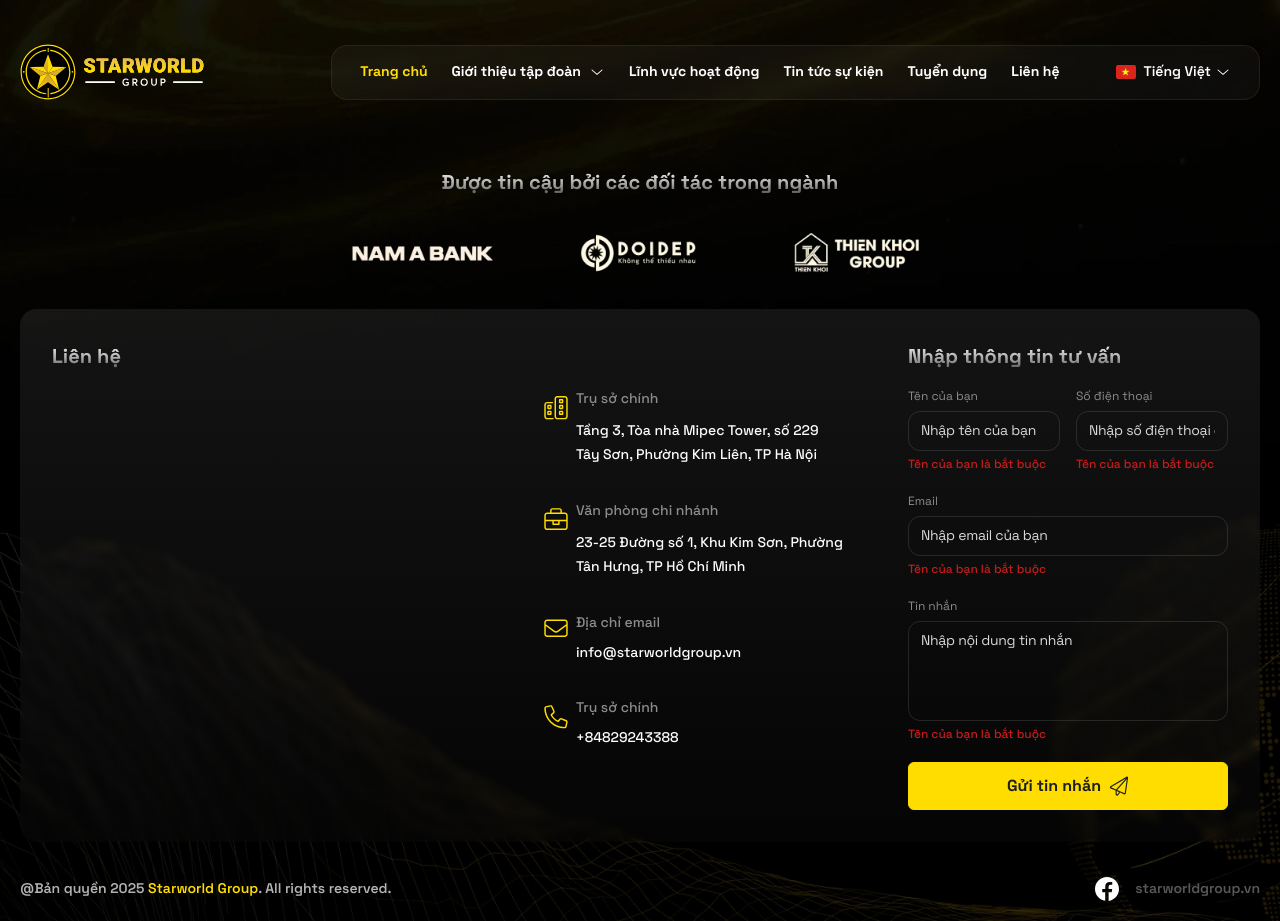
<file: contact.html>
<!doctype html>
<html lang="vi">
    <head>
        <meta charset="utf-8">
        <meta name="viewport" content="width=device-width, initial-scale=1">
        <meta name="theme-color" media="(prefers-color-scheme: light)" content="white">
        <meta name="theme-color" media="(prefers-color-scheme: dark)" content="black">
        <meta name="next-size-adjust" content="">
        
        <!-- favicon -->
        <link rel="shortcut icon" href="./images/favicon.ico" />
        <!-- end favicon -->
        <title>StarWorld Group</title>
        <!-- font -->
        <link rel="preconnect" href="https://fonts.googleapis.com">
        <link rel="preconnect" href="https://fonts.gstatic.com" crossorigin>
        <link href="https://fonts.googleapis.com/css2?family=Roboto:ital,wght@0,100..900;1,100..900&family=Space+Grotesk:wght@300..700&display=swap" rel="stylesheet">
        <!-- end font -->
       
        <meta name="description"
            content="Với niềm tin mãnh liệt vào sức mạnh của công nghệ và sự kết nối, Starworld Group không ngừng tìm kiếm những giải pháp sáng tạo nhằm “định hình lại tương lai” – mang đến trải nghiệm mới mẻ, chuyên nghiệp và giá trị hữu ích hơn cho khách hàng">
        <meta property="og:title" content="StarWorld Group">
        <meta property="og:description"
            content="Với niềm tin mãnh liệt vào sức mạnh của công nghệ và sự kết nối, Starworld Group không ngừng tìm kiếm những giải pháp sáng tạo nhằm “định hình lại tương lai” – mang đến trải nghiệm mới mẻ, chuyên nghiệp và giá trị hữu ích hơn cho khách hàng">
        <meta property="og:image" content="https://starworldgroup.vn/images/og-image.jpg">
        <meta property="og:image:width" content="640">
        <meta property="og:image:height" content="360">
        <meta property="og:image:alt" content="StarWorld Group">
        <meta name="twitter:card" content="summary_large_image">
        <meta name="twitter:title" content="StarWorld Group">
        <meta name="twitter:description"
            content="Với niềm tin mãnh liệt vào sức mạnh của công nghệ và sự kết nối, Starworld Group không ngừng tìm kiếm những giải pháp sáng tạo nhằm “định hình lại tương lai” – mang đến trải nghiệm mới mẻ, chuyên nghiệp và giá trị hữu ích hơn cho khách hàng">
        <meta name="twitter:image" content="https://starworldgroup.vn/images/og-image.jpg">
        <meta name="twitter:image:width" content="640">
        <meta name="twitter:image:height" content="360">
        <meta name="twitter:image:alt" content="StarWorld Group">
        <link rel="stylesheet" href="./css/style.css" />
        <script src="./lib/jquery/jquery-3.7.1.min.js"></script>
    </head>

    <body class="body">
        
        <!-- header -->
        <header id="header" class="header relative z-50 js__stickyHeader pt-24 pt-lg-0 w-full">
            <!-- pc -->
            <div class="d-3xl-block d-lg-none">
                <!-- navbar -->
                <div class="w-wrapper navbar d-3xl-flex w-full">
                    <div class="navbar-container w-1280 py-20 d-3xl-flex items-center justify-between gap-8">
                        <!-- logo -->
                        <div class="logo flex-0">
                            <a href="#" class="logo-link">
                                <img src="./images/svg/logo.svg" alt="">
                            </a>
                        </div>
                        <!-- end logo -->
                        <div class="navbar-right d-3xl-flex items-center justify-end">
                            <!-- menu -->
                            <ul class="navbar-menu w-full flex-1 d-3xl-flex items-center justify-end">
                                <!-- item -->
                                <li class="navbar-item active">
                                    <div class="navbar-item__heading d-3xl-flex items-center">
                                        <div class="navbar-item__title fs-14 text-white fw-bold">
                                            <a href="#" class="">Trang chủ</a>
                                        </div>
                                    </div>
                                </li>
                                <!-- end item -->
                                <!-- item -->
                                <li class="navbar-item">
                                    <div class="navbar-item__heading d-3xl-flex items-center">
                                        <div class="navbar-item__title fs-14 text-white fw-bold">
                                            <a href="#" class="">Giới thiệu tập đoàn</a>
                                        </div>
                                        <div class="navbar-item__icon">
                                            <img src="./images/svg/arrow-down-w.svg" alt="">
                                        </div>
                                    </div>
                                    <ul class="navbar-dropdown fs-16 text-white fw-400">
                                        <li class="navbar-dropdown__item">
                                            <a href="#">Về chúng tôi</a>
                                        </li>
                                        <li class="navbar-dropdown__item">
                                            <a href="#">Tầm nhìn, Sứ mệnh, Giá trị cốt lõi</a>
                                        </li>
                                        <li class="navbar-dropdown__item">
                                            <a href="#">Đội ngũ</a>
                                        </li>
                                        <li class="navbar-dropdown__item">
                                            <a href="#">Đối tác chiến lược</a>
                                        </li>
                                        <li class="navbar-dropdown__item">
                                            <a href="#">Danh mục đầu tư</a>
                                        </li>
                                        <li class="navbar-dropdown__item">
                                            <a href="#">Nhận diện thương hiệu</a>
                                        </li>
                                    </ul>
                                </li>
                                <!-- end item -->
                                <!-- item -->
                                <li class="navbar-item">
                                    <div class="navbar-item__heading d-3xl-flex items-center">
                                        <div class="navbar-item__title fs-14 text-white fw-bold">
                                            <a href="#" class="">Lĩnh vực hoạt động</a>
                                        </div>
                                    </div>
                                </li>
                                <!-- end item -->
                                <!-- item -->
                                <li class="navbar-item">
                                    <div class="navbar-item__heading d-3xl-flex items-center">
                                        <div class="navbar-item__title fs-14 text-white fw-bold">
                                            <a href="#" class="">Tin tức sự kiện</a>
                                        </div>
                                    </div>
                                </li>
                                <!-- end item -->
                                <!-- item -->
                                <li class="navbar-item">
                                    <div class="navbar-item__heading d-3xl-flex items-center">
                                        <div class="navbar-item__title fs-14 text-white fw-bold">
                                            <a href="#" class="">Tuyển dụng</a>
                                        </div>
                                    </div>
                                </li>
                                <!-- end item -->
                                <!-- item -->
                                <li class="navbar-item">
                                    <div class="navbar-item__heading d-3xl-flex items-center">
                                        <div class="navbar-item__title fs-14 text-white fw-bold">
                                            <a href="#" class="">Liên hệ</a>
                                        </div>
                                    </div>
                                </li>
                                <!-- end item -->
                                
                            </ul>
                            <!-- end menu -->
                            
                            <!-- language pc -->
                            <div class="language-pc flex-0 ml-32 ml-md-0">
                                <div class="language">
                                    <!-- language default -->
                                    <div class="language-default d-3xl-flex items-center">
                                        <div class="language-default__img flex-0 mr-4">
                                            <img src="./images/flag_vi.png" alt="">
                                        </div>
                                        <div class="language-default__text fs-14 text-white fw-600 mx-4 font-noto-sans">
                                            <span>Tiếng Việt</span>
                                        </div>
                                        <div class="language-default__icon icon-16">
                                            <img src="./images/svg/arrow-down-w.svg" alt="" class="language-arrow-down">
                                        </div>
                                    </div>
                                    <!-- end language default -->
                                    <ul class="language-list">
                                        <li class="language-item">
                                            <a href="#" class="language-item__link d-3xl-flex items-center">
                                                <div class="language-item__img flex-0 mr-8">
                                                    <img src="./images/flag_vi.png" alt="">
                                                </div>
                                                <div class="language-item__text fs-16 fw-400">
                                                    <span>Tiếng Việt</span>
                                                </div>
                                            </a>
                                        </li>
                                        <li class="language-item">
                                            <a href="#" class="language-item__link d-3xl-flex items-center">
                                                <div class="language-item__img flex-0 mr-8">
                                                    <img src="./images/flag_en.png" alt="">
                                                </div>
                                                <div class="language-item__text fs-16 fw-400">
                                                    <span>English</span>
                                                </div>
                                            </a>
                                        </li>
                                        
                                    </ul>
                                </div>
                            </div>
                            <!-- end language pc -->
                        </div>
                    </div>
                </div>
                <!-- end navbar -->
            </div>
            <!-- end pc -->

            <!-- mb -->
            <div class="d-3xl-none d-lg-block">
                <div class="header-mb px-20 relative z-30 pt-24">
                    <div class="header-mb__container w-1280 w-full d-3xl-flex items-center">
                        <!-- left -->
                        <div class="header-mb__left flex-0 d-3xl-flex items-center">
                            <a href="#" class="logo logo-mb">
                                <img src="./images/svg/logo.svg" alt="">
                            </a>

                        </div>
                        <!-- end left -->

                        <!-- right -->
                        <div class="header-mb__right flex-1 d-3xl-flex items-center justify-end">
                            <!-- social -->
                            <ul class="social-list d-3xl-flex items-center gap-8 flex-wrap">
                                <li class="social-item">
                                    <a href="#" class="social-item__link">
                                        <img src="./images/svg/fb-w-circle.svg" alt="">
                                    </a>
                                </li>
                            </ul>
                            <!-- end social -->
                        
                            <!-- sub menu -->
                            <div class="sub-menu-mb-wrapper js__subMenuContainer">
                                <div class="icon-bar js__clickShowMenuMb">
                                    <img src="./images/svg/bar-fa.svg" alt="" loading="lazy">
                                </div>
                                <div class="sub-menu-mb js__subMenuMb">
                                    <div class="sub-menu-mb__close js__closeSubMenuMb d-3xl-flex items-center">
                                        <img src="./images/svg/close-fa.svg" alt="" loading="lazy">
                                    </div>

                                    <div class="sub-menu-mb__container px-15 pb-32 pt-10 scroll">
                                        <ul class="sub-menu-mb__list js__subMenuMbContainer">
                                            <!-- item -->
                                            <li class="sub-menu-mb__item js__subMenuMbItem">
                                                <!-- heading -->
                                                <div class="sub-menu-mb__heading d-3xl-flex items-center justify-between js__showSubMenuMbItem">
                                                    <div class="link flex-1 fs-16 fw-600">
                                                        Trang chủ
                                                    </div>
                                                    <div class="arrow-icon flex-0 icon-16 ">
                                                        <img src="./images/svg/arrow-down-w.svg" alt="">
                                                    </div>
                                                </div>
                                                <!-- end heading -->

                                                <!-- dropwdown -->
                                                <div class="sub-menu-mb__dropdown fs-14 fw-600 text-gray-21">
                                                    <a href="#" class="link d-3xl-flex flex-1">Phật đản</a>
                                                    <a href="#" class="link d-3xl-flex flex-1">Phật thành đạo</a>
                                                    <a href="#" class="link d-3xl-flex flex-1">Công hạnh Đức Phật</a>
                                                </div>
                                                <!-- end dropwdown -->
                                            </li>
                                            <!-- end item -->
                                            <!-- item -->
                                            <li class="sub-menu-mb__item js__subMenuMbItem">
                                                <!-- heading -->
                                                <div class="sub-menu-mb__heading d-3xl-flex items-center justify-between js__showSubMenuMbItem">
                                                    <div class="link flex-1 fs-16 fw-600">
                                                        Trang chủ
                                                    </div>
                                                    <div class="arrow-icon flex-0 icon-16 ">
                                                        <img src="./images/svg/arrow-down-w.svg" alt="">
                                                    </div>
                                                </div>
                                                <!-- end heading -->

                                                <!-- dropwdown -->
                                                <div class="sub-menu-mb__dropdown fs-14 fw-600 text-gray-21">
                                                    <a href="#" class="link d-3xl-flex flex-1">Phật đản</a>
                                                    <a href="#" class="link d-3xl-flex flex-1">Phật thành đạo</a>
                                                    <a href="#" class="link d-3xl-flex flex-1">Công hạnh Đức Phật</a>
                                                </div>
                                                <!-- end dropwdown -->
                                            </li>
                                            <!-- end item -->
                                            <!-- item -->
                                            <li class="sub-menu-mb__item js__subMenuMbItem">
                                                <!-- heading -->
                                                <div class="sub-menu-mb__heading d-3xl-flex items-center justify-between js__showSubMenuMbItem">
                                                    <div class="link flex-1 fs-16 fw-600">
                                                        Trang chủ
                                                    </div>
                                                    <div class="arrow-icon flex-0 icon-16 ">
                                                        <img src="./images/svg/arrow-down-w.svg" alt="">
                                                    </div>
                                                </div>
                                                <!-- end heading -->

                                                <!-- dropwdown -->
                                                <div class="sub-menu-mb__dropdown fs-14 fw-600 text-gray-21">
                                                    <a href="#" class="link d-3xl-flex flex-1">Phật đản</a>
                                                    <a href="#" class="link d-3xl-flex flex-1">Phật thành đạo</a>
                                                    <a href="#" class="link d-3xl-flex flex-1">Công hạnh Đức Phật</a>
                                                </div>
                                                <!-- end dropwdown -->
                                            </li>
                                            <!-- end item -->
                                            <!-- item -->
                                            <li class="sub-menu-mb__item js__subMenuMbItem">
                                                <!-- heading -->
                                                <div class="sub-menu-mb__heading d-3xl-flex items-center justify-between js__showSubMenuMbItem">
                                                    <div class="link flex-1 fs-16 fw-600">
                                                        Trang chủ
                                                    </div>
                                                    <div class="arrow-icon flex-0 icon-16 ">
                                                        <img src="./images/svg/arrow-down-w.svg" alt="">
                                                    </div>
                                                </div>
                                                <!-- end heading -->

                                                <!-- dropwdown -->
                                                <div class="sub-menu-mb__dropdown fs-14 fw-600 text-gray-21">
                                                    <a href="#" class="link d-3xl-flex flex-1">Phật đản</a>
                                                    <a href="#" class="link d-3xl-flex flex-1">Phật thành đạo</a>
                                                    <a href="#" class="link d-3xl-flex flex-1">Công hạnh Đức Phật</a>
                                                </div>
                                                <!-- end dropwdown -->
                                            </li>
                                            <!-- end item -->
                                            
                                        </ul>
                                        <!-- language mb -->
                                        <div class="language-mb flex-0 mt-20">
                                            <div class="language">
                                                <!-- language default -->
                                                <div class="language-default d-3xl-flex items-center">
                                                    <div class="language-default__img flex-0 mr-4">
                                                        <img src="./images/flag_vi.png" alt="">
                                                    </div>
                                                    <div class="language-default__text fs-14 text-white fw-600 mx-4 font-noto-sans">
                                                        <span>Tiếng Việt</span>
                                                    </div>
                                                    <div class="language-default__icon icon-16">
                                                        <img src="./images/svg/arrow-down-w.svg" alt="" class="language-arrow-down">
                                                    </div>
                                                </div>
                                                <!-- end language default -->
                                                <ul class="language-list">
                                                    <li class="language-item">
                                                        <a href="#" class="language-item__link d-3xl-flex items-center">
                                                            <div class="language-item__img flex-0 mr-8">
                                                                <img src="./images/flag_vi.png" alt="">
                                                            </div>
                                                            <div class="language-item__text fs-16 fw-400">
                                                                <span>Tiếng Việt</span>
                                                            </div>
                                                        </a>
                                                    </li>
                                                    <li class="language-item">
                                                        <a href="#" class="language-item__link d-3xl-flex items-center">
                                                            <div class="language-item__img flex-0 mr-8">
                                                                <img src="./images/flag_en.png" alt="">
                                                            </div>
                                                            <div class="language-item__text fs-16 fw-400">
                                                                <span>English</span>
                                                            </div>
                                                        </a>
                                                    </li>
                                                    
                                                </ul>
                                            </div>
                                        </div>          
                                        <!-- end language mb -->
                                    </div>
                                </div>
                            </div>
                            <!-- end sub menu -->
                        </div>                                                                                      
                        <!-- end right -->
                    </div>                              
                </div>
            </div>
            <!-- end mb -->
        </header>
        <!-- end header -->
       
        <!-- main -->
        <main id="main" class="main">
            <!-- primary -->
            <section class="contact-primary relative z-20 over-hidden mt-32 mt-md-20 w-wrapper px-sm-20">
                <div class="contact-primary__container w-1280 relative py-15">
                    <!-- heading -->
                    <h1 class="heading-tertiary__title text-center"><span>Được tin cậy bởi các đối tác trong ngành</span></h1>
                    <!-- end heading -->
                    <!-- top -->
                    <div class="contact-primary__top mt-32 mt-md-20 d-3xl-flex flex-wrap items-center justify-center gap-16">
                        <a href="#" class="top-item">
                            <img src="./images/webp/cut-1.webp" alt="">
                        </a>
                        <a href="#" class="top-item">
                            <img src="./images/webp/cut-3.webp" alt="">
                        </a>
                        <a href="#" class="top-item">
                            <img src="./images/webp/cut.webp" alt="">
                        </a>
                    </div>
                    <!-- end top -->
                    <!-- content -->
                    <div class="contact-primary__content mt-32 mt-md-20 d-3xl-flex d-lg-block">
                        <!-- left -->
                        <div class="contact-primary__left flex-0">
                            <!-- heading -->
                            <h2 class="heading-tertiary__title"><span>Liên hệ</span></h2>
                            <!-- end heading -->
                            <!-- content -->
                            <div class="left-content mt-16 d-3xl-flex gap-32">
                                <!-- map -->
                                <div class="left-map flex-0">
                                    <iframe src="https://www.google.com/maps/embed?pb=!1m18!1m12!1m3!1d3724.6777435933755!2d105.82066117587962!3d21.005551088574055!2m3!1f0!2f0!3f0!3m2!1i1024!2i768!4f13.1!3m3!1m2!1s0x3135ad06d862eaab%3A0xc9d5f93e086c8b02!2sMipec%20Tower!5e0!3m2!1svi!2s!4v1743490495424!5m2!1svi!2s" width="100%" height="100%" style="border:0;border-radius:16px" allowfullscreen="" loading="lazy" referrerpolicy="no-referrer-when-downgrade"></iframe>
                                </div>
                                <!-- end map -->
                                <!-- info -->
                                <div class="left-info w-full">
                                    <!-- item -->
                                    <div class="info-item gap-8 d-3xl-flex mb-32">
                                        <div class="info-item__icon flex-0 icon-24">
                                            <img src="./images/svg/icon-9-ff.svg" alt="">
                                        </div>
                                        <div class="info-item__text flex-1">
                                            <p class="text-1 fs-14 text-gray-8c fw-500">Trụ sở chính</p>
                                            <p class="text-2 fs-14 text-gray-fc fw-500">Tầng 3, Tòa nhà Mipec Tower, số 229 Tây Sơn, Phường Kim Liên, TP Hà Nội</p>
                                        </div>
                                    </div>
                                    <!-- end item -->
                                    <!-- item -->
                                    <div class="info-item gap-8 d-3xl-flex mb-32">
                                        <div class="info-item__icon flex-0 icon-24">
                                            <img src="./images/svg/icon-10-ff.svg" alt="">
                                        </div>
                                        <div class="info-item__text flex-1">
                                            <p class="text-1 fs-14 text-gray-8c fw-500">Văn phòng chi nhánh</p>
                                            <p class="text-2 fs-14 text-gray-fc fw-500">23-25 Đường số 1, Khu Kim Sơn, Phường Tân Hưng, TP Hồ Chí Minh</p>
                                        </div>
                                    </div>
                                    <!-- end item -->
                                    <!-- item -->
                                    <div class="info-item gap-8 d-3xl-flex mb-32">
                                        <div class="info-item__icon flex-0 icon-24">
                                            <img src="./images/svg/icon-11-ff.svg" alt="">
                                        </div>
                                        <div class="info-item__text flex-1">
                                            <p class="text-1 fs-14 text-gray-8c fw-500">Địa chỉ email</p>
                                            <a href="mailto:info@starworldgroup.vn" class="text-2 fs-14 text-gray-fc fw-500">info@starworldgroup.vn</a>
                                        </div>
                                    </div>
                                    <!-- end item -->
                                    <!-- item -->
                                    <div class="info-item gap-8 d-3xl-flex mb-32">
                                        <div class="info-item__icon flex-0 icon-24">
                                            <img src="./images/svg/icon-12-ff.svg" alt="">
                                        </div>
                                        <div class="info-item__text flex-1">
                                            <p class="text-1 fs-14 text-gray-8c fw-500">Trụ sở chính</p>
                                            <a href="tel:0829243388" class="text-2 fs-14 text-gray-fc fw-500">+84829243388</a>
                                        </div>
                                    </div>
                                    <!-- end item -->
                                </div>
                                <!-- end info -->
                            </div>
                            <!-- end content -->
                        </div>
                        <!-- end left -->
                        <!-- right -->
                        <div class="contact-primary__right flex-1">
                            <!-- heading -->
                            <h2 class="heading-tertiary__title"><span>Nhập thông tin tư vấn</span></h2>
                            <!-- end heading -->
                            <!-- content -->
                            <div class="right-content mt-16">
                                <form action="#" class="contact-form">
                                    <div class="contact-row d-3xl-grid d-md-block col-2 gap-16">
                                        <!-- name -->
                                        <div class="contact-field relative contact-name mb-16">
                                            <label for="name" class="label">Tên của bạn</label>                                    
                                            <input type="text" name="name" id="name" placeholder="Nhập tên của bạn">
                                            <p class="contact-error">Tên của bạn là bắt buộc</p>
                                        </div>
                                        <!-- end name -->
                                        
                                        <!-- phone -->
                                        <div class="contact-field relative contact-subject mb-16">
                                            <label for="phone" class="label">Số điện thoại</label>                                   
                                            <input type="tel" id="phone" name="phone" placeholder="Nhập số điện thoại của bạn">
                                            <p class="contact-error">Tên của bạn là bắt buộc</p>
                                        </div>
                                        <!-- end phone -->
                                    </div>
                                    <div class="contact-row">
                                        <!-- email -->
                                        <div class="contact-field relative contact-email mb-16">
                                            <label for="email" class="label">Email</label>                                   
                                            <input type="email" id="email" name="email" placeholder="Nhập email của bạn">
                                            <p class="contact-error">Tên của bạn là bắt buộc</p>
                                        </div>
                                        <!-- end email -->
                                    </div>
                                    
                                    <div class="contact-row">
                                        <div class="contact-field relative contact-message mb-16">
                                            <label for="message" class="label">Tin nhắn</label>                                  
                                            <textarea name="message" id="message" cols="30" rows="10" placeholder="Nhập nội dung tin nhắn" oninput="this.style.height = '';this.style.height = this.scrollHeight + 'px'"></textarea>
                                            <p class="contact-error">Tên của bạn là bắt buộc</p>
                                        </div>
                                    </div>
                                
                                    <div class="contact-btn text-center d-3xl-flex items-center justify-center">                                          
                                        <button class="btn d-3xl-flex items-center justify-center w-full">
                                            <span>Gửi tin nhắn</span>
                                            <div class="icon icon-20 flex-0 ml-8">
                                                <img src="./images/svg/fly-1f.svg" alt="">
                                            </div>
                                        </button>				
                                    </div>                                 
                                </form>
                            </div>
                            <!-- end content -->
                        </div>
                        <!-- end right -->
                    </div>
                    <!-- end content -->

                    
                </div>
            </section>
            <!-- end primary -->

        </main>
        <!-- end main -->
        <!-- footer -->
        <footer id="footer" class="footer w-full">
            <section class="footer-primary relative z-20 over-hidden p-20 w-full">
                <div class="footer-primary__container w-1280 relative">
                    <!-- bot -->
                    <div class="footer-primary__bot d-3xl-flex items-center justify-between fs-14 fw-600">
                        <p class="bot-text text-w-07">@Bản quyền 2025 <a href="#" class="bot-text__link text-yellow-ff">Starworld Group</a>. <span class="bot-text-2">All rights reserved.</span></p>
                        <a href="#" class="d-3xl-flex d-md-none items-center text-gray-59">
                            <div class="flex-0 mr-16 icon-24">
                                <img src="./images/svg/fb-w-circle.svg" alt="">
                            </div>
                            <p>starworldgroup.vn</p>
                        </a>
                    </div>
                    <!-- end bot -->
                </div>
            </section>
        </footer>
        <!-- end footer -->
        <script src="./lib/embla/embla-carousel.umd.js"></script>
        <script src="./js/main.js"></script>

    </body>
</html>
</file>
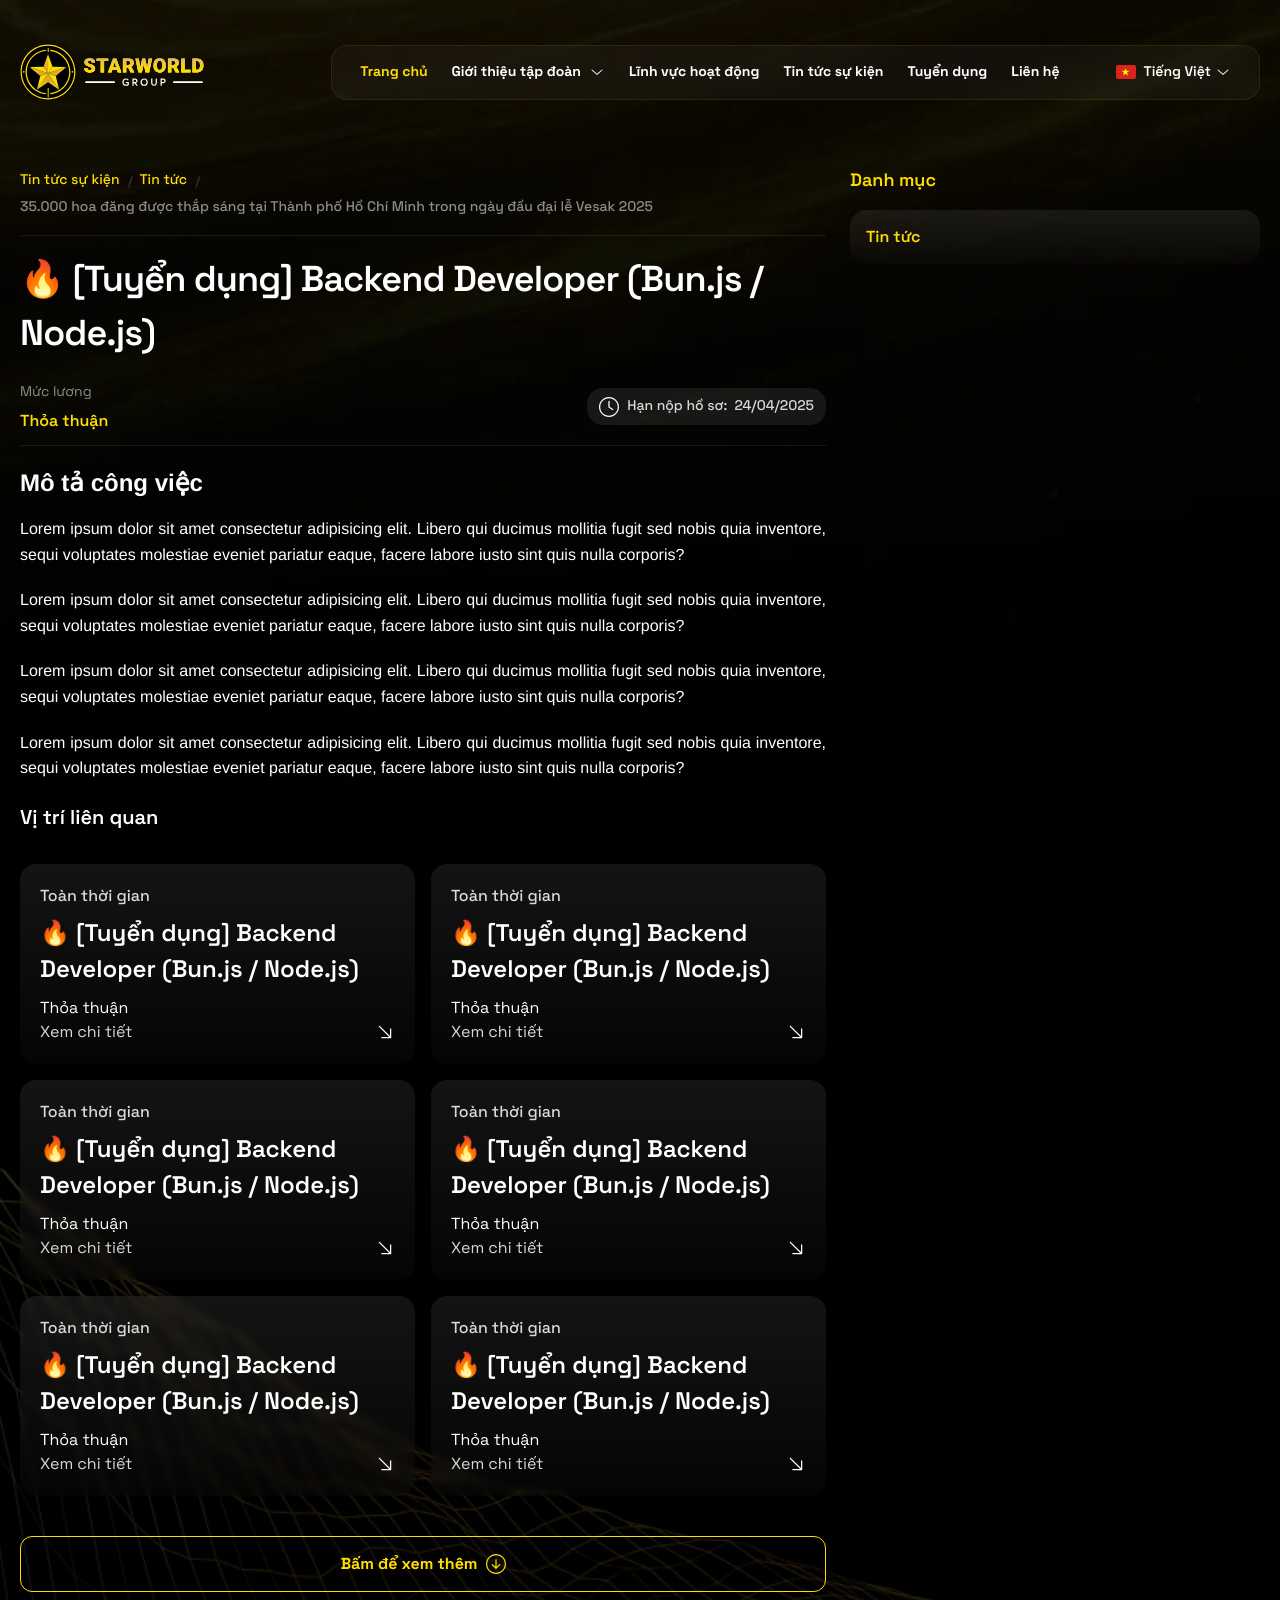
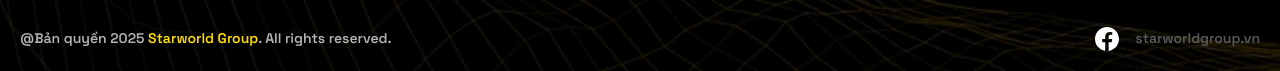
<file: detail-tuyen-dung.html>
<!doctype html>
<html lang="vi">
    <head>
        <meta charset="utf-8">
        <meta name="viewport" content="width=device-width, initial-scale=1">
        <meta name="theme-color" media="(prefers-color-scheme: light)" content="white">
        <meta name="theme-color" media="(prefers-color-scheme: dark)" content="black">
        <meta name="next-size-adjust" content="">
        
        <!-- favicon -->
        <link rel="shortcut icon" href="./images/favicon.ico" />
        <!-- end favicon -->
        <title>StarWorld Group</title>
        <!-- font -->
        <link rel="preconnect" href="https://fonts.googleapis.com">
        <link rel="preconnect" href="https://fonts.gstatic.com" crossorigin>
        <link href="https://fonts.googleapis.com/css2?family=Roboto:ital,wght@0,100..900;1,100..900&family=Space+Grotesk:wght@300..700&display=swap" rel="stylesheet">
        <!-- end font -->
       
        <meta name="description"
            content="Với niềm tin mãnh liệt vào sức mạnh của công nghệ và sự kết nối, Starworld Group không ngừng tìm kiếm những giải pháp sáng tạo nhằm “định hình lại tương lai” – mang đến trải nghiệm mới mẻ, chuyên nghiệp và giá trị hữu ích hơn cho khách hàng">
        <meta property="og:title" content="StarWorld Group">
        <meta property="og:description"
            content="Với niềm tin mãnh liệt vào sức mạnh của công nghệ và sự kết nối, Starworld Group không ngừng tìm kiếm những giải pháp sáng tạo nhằm “định hình lại tương lai” – mang đến trải nghiệm mới mẻ, chuyên nghiệp và giá trị hữu ích hơn cho khách hàng">
        <meta property="og:image" content="https://starworldgroup.vn/images/og-image.jpg">
        <meta property="og:image:width" content="640">
        <meta property="og:image:height" content="360">
        <meta property="og:image:alt" content="StarWorld Group">
        <meta name="twitter:card" content="summary_large_image">
        <meta name="twitter:title" content="StarWorld Group">
        <meta name="twitter:description"
            content="Với niềm tin mãnh liệt vào sức mạnh của công nghệ và sự kết nối, Starworld Group không ngừng tìm kiếm những giải pháp sáng tạo nhằm “định hình lại tương lai” – mang đến trải nghiệm mới mẻ, chuyên nghiệp và giá trị hữu ích hơn cho khách hàng">
        <meta name="twitter:image" content="https://starworldgroup.vn/images/og-image.jpg">
        <meta name="twitter:image:width" content="640">
        <meta name="twitter:image:height" content="360">
        <meta name="twitter:image:alt" content="StarWorld Group">
        <link rel="stylesheet" href="./css/style.css" />
        <script src="./lib/jquery/jquery-3.7.1.min.js"></script>
    </head>

    <body class="body">
        
        <!-- header -->
        <header id="header" class="header relative z-50 js__stickyHeader pt-24 pt-lg-0 w-full">
            <!-- pc -->
            <div class="d-3xl-block d-lg-none">
                <!-- navbar -->
                <div class="w-wrapper navbar d-3xl-flex w-full">
                    <div class="navbar-container w-1280 py-20 d-3xl-flex items-center justify-between gap-8">
                        <!-- logo -->
                        <div class="logo flex-0">
                            <a href="#" class="logo-link">
                                <img src="./images/svg/logo.svg" alt="">
                            </a>
                        </div>
                        <!-- end logo -->
                        <div class="navbar-right d-3xl-flex items-center justify-end">
                            <!-- menu -->
                            <ul class="navbar-menu w-full flex-1 d-3xl-flex items-center justify-end">
                                <!-- item -->
                                <li class="navbar-item active">
                                    <div class="navbar-item__heading d-3xl-flex items-center">
                                        <div class="navbar-item__title fs-14 text-white fw-bold">
                                            <a href="#" class="">Trang chủ</a>
                                        </div>
                                    </div>
                                </li>
                                <!-- end item -->
                                <!-- item -->
                                <li class="navbar-item">
                                    <div class="navbar-item__heading d-3xl-flex items-center">
                                        <div class="navbar-item__title fs-14 text-white fw-bold">
                                            <a href="#" class="">Giới thiệu tập đoàn</a>
                                        </div>
                                        <div class="navbar-item__icon">
                                            <img src="./images/svg/arrow-down-w.svg" alt="">
                                        </div>
                                    </div>
                                    <ul class="navbar-dropdown fs-16 text-white fw-400">
                                        <li class="navbar-dropdown__item">
                                            <a href="#">Về chúng tôi</a>
                                        </li>
                                        <li class="navbar-dropdown__item">
                                            <a href="#">Tầm nhìn, Sứ mệnh, Giá trị cốt lõi</a>
                                        </li>
                                        <li class="navbar-dropdown__item">
                                            <a href="#">Đội ngũ</a>
                                        </li>
                                        <li class="navbar-dropdown__item">
                                            <a href="#">Đối tác chiến lược</a>
                                        </li>
                                        <li class="navbar-dropdown__item">
                                            <a href="#">Danh mục đầu tư</a>
                                        </li>
                                        <li class="navbar-dropdown__item">
                                            <a href="#">Nhận diện thương hiệu</a>
                                        </li>
                                    </ul>
                                </li>
                                <!-- end item -->
                                <!-- item -->
                                <li class="navbar-item">
                                    <div class="navbar-item__heading d-3xl-flex items-center">
                                        <div class="navbar-item__title fs-14 text-white fw-bold">
                                            <a href="#" class="">Lĩnh vực hoạt động</a>
                                        </div>
                                    </div>
                                </li>
                                <!-- end item -->
                                <!-- item -->
                                <li class="navbar-item">
                                    <div class="navbar-item__heading d-3xl-flex items-center">
                                        <div class="navbar-item__title fs-14 text-white fw-bold">
                                            <a href="#" class="">Tin tức sự kiện</a>
                                        </div>
                                    </div>
                                </li>
                                <!-- end item -->
                                <!-- item -->
                                <li class="navbar-item">
                                    <div class="navbar-item__heading d-3xl-flex items-center">
                                        <div class="navbar-item__title fs-14 text-white fw-bold">
                                            <a href="#" class="">Tuyển dụng</a>
                                        </div>
                                    </div>
                                </li>
                                <!-- end item -->
                                <!-- item -->
                                <li class="navbar-item">
                                    <div class="navbar-item__heading d-3xl-flex items-center">
                                        <div class="navbar-item__title fs-14 text-white fw-bold">
                                            <a href="#" class="">Liên hệ</a>
                                        </div>
                                    </div>
                                </li>
                                <!-- end item -->
                                
                            </ul>
                            <!-- end menu -->
                            
                            <!-- language pc -->
                            <div class="language-pc flex-0 ml-32 ml-md-0">
                                <div class="language">
                                    <!-- language default -->
                                    <div class="language-default d-3xl-flex items-center">
                                        <div class="language-default__img flex-0 mr-4">
                                            <img src="./images/flag_vi.png" alt="">
                                        </div>
                                        <div class="language-default__text fs-14 text-white fw-600 mx-4 font-noto-sans">
                                            <span>Tiếng Việt</span>
                                        </div>
                                        <div class="language-default__icon icon-16">
                                            <img src="./images/svg/arrow-down-w.svg" alt="" class="language-arrow-down">
                                        </div>
                                    </div>
                                    <!-- end language default -->
                                    <ul class="language-list">
                                        <li class="language-item">
                                            <a href="#" class="language-item__link d-3xl-flex items-center">
                                                <div class="language-item__img flex-0 mr-8">
                                                    <img src="./images/flag_vi.png" alt="">
                                                </div>
                                                <div class="language-item__text fs-16 fw-400">
                                                    <span>Tiếng Việt</span>
                                                </div>
                                            </a>
                                        </li>
                                        <li class="language-item">
                                            <a href="#" class="language-item__link d-3xl-flex items-center">
                                                <div class="language-item__img flex-0 mr-8">
                                                    <img src="./images/flag_en.png" alt="">
                                                </div>
                                                <div class="language-item__text fs-16 fw-400">
                                                    <span>English</span>
                                                </div>
                                            </a>
                                        </li>
                                        
                                    </ul>
                                </div>
                            </div>
                            <!-- end language pc -->
                        </div>
                    </div>
                </div>
                <!-- end navbar -->
            </div>
            <!-- end pc -->

            <!-- mb -->
            <div class="d-3xl-none d-lg-block">
                <div class="header-mb px-20 relative z-30 pt-24">
                    <div class="header-mb__container w-1280 w-full d-3xl-flex items-center">
                        <!-- left -->
                        <div class="header-mb__left flex-0 d-3xl-flex items-center">
                            <a href="#" class="logo logo-mb">
                                <img src="./images/svg/logo.svg" alt="">
                            </a>

                        </div>
                        <!-- end left -->

                        <!-- right -->
                        <div class="header-mb__right flex-1 d-3xl-flex items-center justify-end">
                            <!-- social -->
                            <ul class="social-list d-3xl-flex items-center gap-8 flex-wrap">
                                <li class="social-item">
                                    <a href="#" class="social-item__link">
                                        <img src="./images/svg/fb-w-circle.svg" alt="">
                                    </a>
                                </li>
                            </ul>
                            <!-- end social -->
                        
                            <!-- sub menu -->
                            <div class="sub-menu-mb-wrapper js__subMenuContainer">
                                <div class="icon-bar js__clickShowMenuMb">
                                    <img src="./images/svg/bar-fa.svg" alt="" loading="lazy">
                                </div>
                                <div class="sub-menu-mb js__subMenuMb">
                                    <div class="sub-menu-mb__close js__closeSubMenuMb d-3xl-flex items-center">
                                        <img src="./images/svg/close-fa.svg" alt="" loading="lazy">
                                    </div>

                                    <div class="sub-menu-mb__container px-15 pb-32 pt-10 scroll">
                                        <ul class="sub-menu-mb__list js__subMenuMbContainer">
                                            <!-- item -->
                                            <li class="sub-menu-mb__item js__subMenuMbItem">
                                                <!-- heading -->
                                                <div class="sub-menu-mb__heading d-3xl-flex items-center justify-between js__showSubMenuMbItem">
                                                    <div class="link flex-1 fs-16 fw-600">
                                                        Trang chủ
                                                    </div>
                                                    <div class="arrow-icon flex-0 icon-16 ">
                                                        <img src="./images/svg/arrow-down-w.svg" alt="">
                                                    </div>
                                                </div>
                                                <!-- end heading -->

                                                <!-- dropwdown -->
                                                <div class="sub-menu-mb__dropdown fs-14 fw-600 text-gray-21">
                                                    <a href="#" class="link d-3xl-flex flex-1">Phật đản</a>
                                                    <a href="#" class="link d-3xl-flex flex-1">Phật thành đạo</a>
                                                    <a href="#" class="link d-3xl-flex flex-1">Công hạnh Đức Phật</a>
                                                </div>
                                                <!-- end dropwdown -->
                                            </li>
                                            <!-- end item -->
                                            <!-- item -->
                                            <li class="sub-menu-mb__item js__subMenuMbItem">
                                                <!-- heading -->
                                                <div class="sub-menu-mb__heading d-3xl-flex items-center justify-between js__showSubMenuMbItem">
                                                    <div class="link flex-1 fs-16 fw-600">
                                                        Trang chủ
                                                    </div>
                                                    <div class="arrow-icon flex-0 icon-16 ">
                                                        <img src="./images/svg/arrow-down-w.svg" alt="">
                                                    </div>
                                                </div>
                                                <!-- end heading -->

                                                <!-- dropwdown -->
                                                <div class="sub-menu-mb__dropdown fs-14 fw-600 text-gray-21">
                                                    <a href="#" class="link d-3xl-flex flex-1">Phật đản</a>
                                                    <a href="#" class="link d-3xl-flex flex-1">Phật thành đạo</a>
                                                    <a href="#" class="link d-3xl-flex flex-1">Công hạnh Đức Phật</a>
                                                </div>
                                                <!-- end dropwdown -->
                                            </li>
                                            <!-- end item -->
                                            <!-- item -->
                                            <li class="sub-menu-mb__item js__subMenuMbItem">
                                                <!-- heading -->
                                                <div class="sub-menu-mb__heading d-3xl-flex items-center justify-between js__showSubMenuMbItem">
                                                    <div class="link flex-1 fs-16 fw-600">
                                                        Trang chủ
                                                    </div>
                                                    <div class="arrow-icon flex-0 icon-16 ">
                                                        <img src="./images/svg/arrow-down-w.svg" alt="">
                                                    </div>
                                                </div>
                                                <!-- end heading -->

                                                <!-- dropwdown -->
                                                <div class="sub-menu-mb__dropdown fs-14 fw-600 text-gray-21">
                                                    <a href="#" class="link d-3xl-flex flex-1">Phật đản</a>
                                                    <a href="#" class="link d-3xl-flex flex-1">Phật thành đạo</a>
                                                    <a href="#" class="link d-3xl-flex flex-1">Công hạnh Đức Phật</a>
                                                </div>
                                                <!-- end dropwdown -->
                                            </li>
                                            <!-- end item -->
                                            <!-- item -->
                                            <li class="sub-menu-mb__item js__subMenuMbItem">
                                                <!-- heading -->
                                                <div class="sub-menu-mb__heading d-3xl-flex items-center justify-between js__showSubMenuMbItem">
                                                    <div class="link flex-1 fs-16 fw-600">
                                                        Trang chủ
                                                    </div>
                                                    <div class="arrow-icon flex-0 icon-16 ">
                                                        <img src="./images/svg/arrow-down-w.svg" alt="">
                                                    </div>
                                                </div>
                                                <!-- end heading -->

                                                <!-- dropwdown -->
                                                <div class="sub-menu-mb__dropdown fs-14 fw-600 text-gray-21">
                                                    <a href="#" class="link d-3xl-flex flex-1">Phật đản</a>
                                                    <a href="#" class="link d-3xl-flex flex-1">Phật thành đạo</a>
                                                    <a href="#" class="link d-3xl-flex flex-1">Công hạnh Đức Phật</a>
                                                </div>
                                                <!-- end dropwdown -->
                                            </li>
                                            <!-- end item -->
                                            
                                        </ul>
                                        <!-- language mb -->
                                        <div class="language-mb flex-0 mt-20">
                                            <div class="language">
                                                <!-- language default -->
                                                <div class="language-default d-3xl-flex items-center">
                                                    <div class="language-default__img flex-0 mr-4">
                                                        <img src="./images/flag_vi.png" alt="">
                                                    </div>
                                                    <div class="language-default__text fs-14 text-white fw-600 mx-4 font-noto-sans">
                                                        <span>Tiếng Việt</span>
                                                    </div>
                                                    <div class="language-default__icon icon-16">
                                                        <img src="./images/svg/arrow-down-w.svg" alt="" class="language-arrow-down">
                                                    </div>
                                                </div>
                                                <!-- end language default -->
                                                <ul class="language-list">
                                                    <li class="language-item">
                                                        <a href="#" class="language-item__link d-3xl-flex items-center">
                                                            <div class="language-item__img flex-0 mr-8">
                                                                <img src="./images/flag_vi.png" alt="">
                                                            </div>
                                                            <div class="language-item__text fs-16 fw-400">
                                                                <span>Tiếng Việt</span>
                                                            </div>
                                                        </a>
                                                    </li>
                                                    <li class="language-item">
                                                        <a href="#" class="language-item__link d-3xl-flex items-center">
                                                            <div class="language-item__img flex-0 mr-8">
                                                                <img src="./images/flag_en.png" alt="">
                                                            </div>
                                                            <div class="language-item__text fs-16 fw-400">
                                                                <span>English</span>
                                                            </div>
                                                        </a>
                                                    </li>
                                                    
                                                </ul>
                                            </div>
                                        </div>          
                                        <!-- end language mb -->
                                    </div>
                                </div>
                            </div>
                            <!-- end sub menu -->
                        </div>                                                                                      
                        <!-- end right -->
                    </div>                              
                </div>
            </div>
            <!-- end mb -->
        </header>
        <!-- end header -->
       
        <!-- main -->
        <main id="main" class="main">
            <!-- primary -->
            <section class="detail-primary relative z-20 over-hidden mt-32 mt-md-20 w-wrapper px-sm-20">
                <div class="detail-primary__container w-1280 relative py-15">
                    <div class="detail-primary__content block-secondary">
                        <!-- left -->
                        <div class="detail-primary__left block-secondary__left">
                            <!-- breadcrumb primary -->
                            <div class="brecrumb-primary pb-12 mb-16 border-b-636">
                                <ul class="breadcrumb-primary__list scroll-hidden">
                                    <li class="breadcrumb-primary__item">
                                        <a href="#" class="breadcrumb-primary__link fs-14 fw-500">Tin tức sự kiện</a>
                                    </li>
                                    <li class="breadcrumb-primary__item">
                                        <a href="#" class="breadcrumb-primary__link fs-14 fw-500">Tin tức</a>
                                    </li>
                                    <li class="breadcrumb-primary__item">
                                        <a href="#" class="breadcrumb-primary__link fs-14 fw-500">35.000 hoa đăng được thắp sáng tại Thành phố Hồ Chí Minh trong ngày đầu đại lễ Vesak 2025</a>
                                    </li>
                                </ul>
                            </div>
                            <!-- end breadcrumb primary -->

                            <!-- detail top -->
                            <div class="detail-primary__top">
                                <h1 class="detail-title">🔥 [Tuyển dụng] Backend Developer (Bun.js / Node.js)</h1>
                                <div class="detail-recruitment-info mt-20 pb-12 mb-20 border-b-636 d-3xl-flex d-sm-block items-center justify-between">
                                    <div class="detail-recruitment-info__left">
                                        <p class="detail-recruitment-info__text-1 fs-14 text-gray-8c">Mức lương</p>
                                        <p class="detail-recruitment-info__text-2 fs-16 text-yellow-ff fw-600">Thỏa thuận</p>
                                    </div>
                                    <div class="detail-recruitment-info__right mt-sm-15 d-3xl-flex items-center justify-center">
                                        <div class="right-icon icon-20 flex-0 mr-8">
                                            <img src="./images/svg/clock-w.svg" alt="">
                                        </div>
                                        <span class="right-text-1 fs-14 fw-500 text-w-d9">Hạn nộp hồ sơ:&nbsp;&nbsp;</span>
                                        <span class="right-text-2 fs-14 fw-500 text-w-d9">24/04/2025</span>
                                    </div>
                                </div>
                               
                                <!-- content -->
                                <div class="detail-content">
                                    <div id="explus-editor">
                                        <h2>Mô tả công việc</h2>
                                        <p>Lorem ipsum dolor sit amet consectetur adipisicing elit. Libero qui ducimus mollitia fugit sed nobis quia inventore, sequi voluptates molestiae eveniet pariatur eaque, facere labore iusto sint quis nulla corporis?</p>
                                        <p>Lorem ipsum dolor sit amet consectetur adipisicing elit. Libero qui ducimus mollitia fugit sed nobis quia inventore, sequi voluptates molestiae eveniet pariatur eaque, facere labore iusto sint quis nulla corporis?</p>
                                        <p>Lorem ipsum dolor sit amet consectetur adipisicing elit. Libero qui ducimus mollitia fugit sed nobis quia inventore, sequi voluptates molestiae eveniet pariatur eaque, facere labore iusto sint quis nulla corporis?</p>
                                        <p>Lorem ipsum dolor sit amet consectetur adipisicing elit. Libero qui ducimus mollitia fugit sed nobis quia inventore, sequi voluptates molestiae eveniet pariatur eaque, facere labore iusto sint quis nulla corporis?</p>
                                    </div>
                                </div>
                                <!-- end content -->
                            </div>
                            <!-- end detail top -->

                            <!-- tin lien quan -->
                            <div class="related-news">
                                <!-- heading -->
                                <h1 class="left-heading fs-20 fw-600 text-white"><span>Vị trí liên quan</span></h1>
                                <!-- end heading -->
                                <!-- content -->
                                <div class="left-content mt-16">
                                    <div class="careers-list mt-32 mt-md-20 d-3xl-grid col-2 col-md-2 d-sm-block gap-16">
                                    <!-- item -->
                                    <div class="article mb-sm-15 p-20">
                                        <!-- content -->
                                        <div class="article-content">
                                            <div class="article-time fs-16 fw-500 text-w-d9 w-full">
                                                <span>Toàn thời gian</span>
                                            </div>
                                            <h3 class="article-title fs-24 fs-sm-20 fw-600 text-white w-full mt-8">
                                                <a href="#">🔥 [Tuyển dụng] Backend Developer (Bun.js / Node.js)</a>
                                            </h3>
                                            <div class="article-des fs-16 text-white fw-400 mt-8 w-full">
                                                <p>Thỏa thuận</p>
                                            </div>
                                            <a href="#" class="article-detail d-3xl-flex items-center justify-between">
                                                <span class="text fs-16 text-w-d9 fw-400">Xem chi tiết</span>
                                                <div class="icon icon-20 flex-0 ml-4">
                                                    <img src="./images/svg/arrow-down-w-angle-45.svg" alt="">
                                                </div>
                                            </a>
                                        </div>
                                        <!-- end content -->
                                    </div>
                                    <!-- end item -->
                                    <!-- item -->
                                    <div class="article mb-sm-15 p-20">
                                        <!-- content -->
                                        <div class="article-content">
                                            <div class="article-time fs-16 fw-500 text-w-d9 w-full">
                                                <span>Toàn thời gian</span>
                                            </div>
                                            <h3 class="article-title fs-24 fs-sm-20 fw-600 text-white w-full mt-8">
                                                <a href="#">🔥 [Tuyển dụng] Backend Developer (Bun.js / Node.js)</a>
                                            </h3>
                                            <div class="article-des fs-16 text-white fw-400 mt-8 w-full">
                                                <p>Thỏa thuận</p>
                                            </div>
                                            <a href="#" class="article-detail d-3xl-flex items-center justify-between">
                                                <span class="text fs-16 text-w-d9 fw-400">Xem chi tiết</span>
                                                <div class="icon icon-20 flex-0 ml-4">
                                                    <img src="./images/svg/arrow-down-w-angle-45.svg" alt="">
                                                </div>
                                            </a>
                                        </div>
                                        <!-- end content -->
                                    </div>
                                    <!-- end item -->
                                    <!-- item -->
                                    <div class="article mb-sm-15 p-20">
                                        <!-- content -->
                                        <div class="article-content">
                                            <div class="article-time fs-16 fw-500 text-w-d9 w-full">
                                                <span>Toàn thời gian</span>
                                            </div>
                                            <h3 class="article-title fs-24 fs-sm-20 fw-600 text-white w-full mt-8">
                                                <a href="#">🔥 [Tuyển dụng] Backend Developer (Bun.js / Node.js)</a>
                                            </h3>
                                            <div class="article-des fs-16 text-white fw-400 mt-8 w-full">
                                                <p>Thỏa thuận</p>
                                            </div>
                                            <a href="#" class="article-detail d-3xl-flex items-center justify-between">
                                                <span class="text fs-16 text-w-d9 fw-400">Xem chi tiết</span>
                                                <div class="icon icon-20 flex-0 ml-4">
                                                    <img src="./images/svg/arrow-down-w-angle-45.svg" alt="">
                                                </div>
                                            </a>
                                        </div>
                                        <!-- end content -->
                                    </div>
                                    <!-- end item -->
                                    <!-- item -->
                                    <div class="article mb-sm-15 p-20">
                                        <!-- content -->
                                        <div class="article-content">
                                            <div class="article-time fs-16 fw-500 text-w-d9 w-full">
                                                <span>Toàn thời gian</span>
                                            </div>
                                            <h3 class="article-title fs-24 fs-sm-20 fw-600 text-white w-full mt-8">
                                                <a href="#">🔥 [Tuyển dụng] Backend Developer (Bun.js / Node.js)</a>
                                            </h3>
                                            <div class="article-des fs-16 text-white fw-400 mt-8 w-full">
                                                <p>Thỏa thuận</p>
                                            </div>
                                            <a href="#" class="article-detail d-3xl-flex items-center justify-between">
                                                <span class="text fs-16 text-w-d9 fw-400">Xem chi tiết</span>
                                                <div class="icon icon-20 flex-0 ml-4">
                                                    <img src="./images/svg/arrow-down-w-angle-45.svg" alt="">
                                                </div>
                                            </a>
                                        </div>
                                        <!-- end content -->
                                    </div>
                                    <!-- end item -->
                                    <!-- item -->
                                    <div class="article mb-sm-15 p-20">
                                        <!-- content -->
                                        <div class="article-content">
                                            <div class="article-time fs-16 fw-500 text-w-d9 w-full">
                                                <span>Toàn thời gian</span>
                                            </div>
                                            <h3 class="article-title fs-24 fs-sm-20 fw-600 text-white w-full mt-8">
                                                <a href="#">🔥 [Tuyển dụng] Backend Developer (Bun.js / Node.js)</a>
                                            </h3>
                                            <div class="article-des fs-16 text-white fw-400 mt-8 w-full">
                                                <p>Thỏa thuận</p>
                                            </div>
                                            <a href="#" class="article-detail d-3xl-flex items-center justify-between">
                                                <span class="text fs-16 text-w-d9 fw-400">Xem chi tiết</span>
                                                <div class="icon icon-20 flex-0 ml-4">
                                                    <img src="./images/svg/arrow-down-w-angle-45.svg" alt="">
                                                </div>
                                            </a>
                                        </div>
                                        <!-- end content -->
                                    </div>
                                    <!-- end item -->
                                    <!-- item -->
                                    <div class="article mb-sm-15 p-20">
                                        <!-- content -->
                                        <div class="article-content">
                                            <div class="article-time fs-16 fw-500 text-w-d9 w-full">
                                                <span>Toàn thời gian</span>
                                            </div>
                                            <h3 class="article-title fs-24 fs-sm-20 fw-600 text-white w-full mt-8">
                                                <a href="#">🔥 [Tuyển dụng] Backend Developer (Bun.js / Node.js)</a>
                                            </h3>
                                            <div class="article-des fs-16 text-white fw-400 mt-8 w-full">
                                                <p>Thỏa thuận</p>
                                            </div>
                                            <a href="#" class="article-detail d-3xl-flex items-center justify-between">
                                                <span class="text fs-16 text-w-d9 fw-400">Xem chi tiết</span>
                                                <div class="icon icon-20 flex-0 ml-4">
                                                    <img src="./images/svg/arrow-down-w-angle-45.svg" alt="">
                                                </div>
                                            </a>
                                        </div>
                                        <!-- end content -->
                                    </div>
                                    <!-- end item -->
                                </div>

                                    <!-- see more -->
                                    <div class="see-more-secondary mt-40">
                                        <a href="#" class="see-more-secondary__link d-3xl-flex h-56px items-center justify-center">
                                            <span>Bấm để xem thêm</span>
                                            <div class="icon flex-0 icon-20 ml-8">
                                                <img src="./images/svg/arrow-down-ff-circle.svg" alt="">
                                            </div>
                                        </a>
                                    </div>
                                    <!-- end see more -->
                                </div>
                                <!-- end content -->
                            </div>
                            <!-- end tin lien quan -->
                        </div>
                        <!-- end left -->
                        <!-- right -->
                        <div class="detail-primary__right block-secondary__right d-sm-none">
                            <!-- heading -->
                            <h1 class="left-heading fs-18 fw-600 text-yellow-ff"><span>Danh mục</span></h1>
                            <!-- end heading -->

                            <!-- content -->
                            <div class="right-content side-right-primary mt-16">
                                <ul class="right-list">
                                    <li class="right-item"><a href="#" class="right-link fs-16 text-yellow-ff fw-600">Tin tức</a></li>
                                </ul>
                            </div>
                            <!-- end content -->
                        </div>
                        <!-- end right -->
                    </div>
                </div>
            </section>
            <!-- end primary -->

        </main>
        <!-- end main -->
        <!-- footer -->
        <footer id="footer" class="footer w-full">
            <section class="footer-primary relative z-20 over-hidden p-20 w-full">
                <div class="footer-primary__container w-1280 relative">
                    <!-- bot -->
                    <div class="footer-primary__bot d-3xl-flex items-center justify-between fs-14 fw-600">
                        <p class="bot-text text-w-07">@Bản quyền 2025 <a href="#" class="bot-text__link text-yellow-ff">Starworld Group</a>. <span class="bot-text-2">All rights reserved.</span></p>
                        <a href="#" class="d-3xl-flex d-md-none items-center text-gray-59">
                            <div class="flex-0 mr-16 icon-24">
                                <img src="./images/svg/fb-w-circle.svg" alt="">
                            </div>
                            <p>starworldgroup.vn</p>
                        </a>
                    </div>
                    <!-- end bot -->
                </div>
            </section>
        </footer>
        <!-- end footer -->
        <script src="./lib/embla/embla-carousel.umd.js"></script>
        <script src="./js/main.js"></script>

    </body>
</html>
</file>
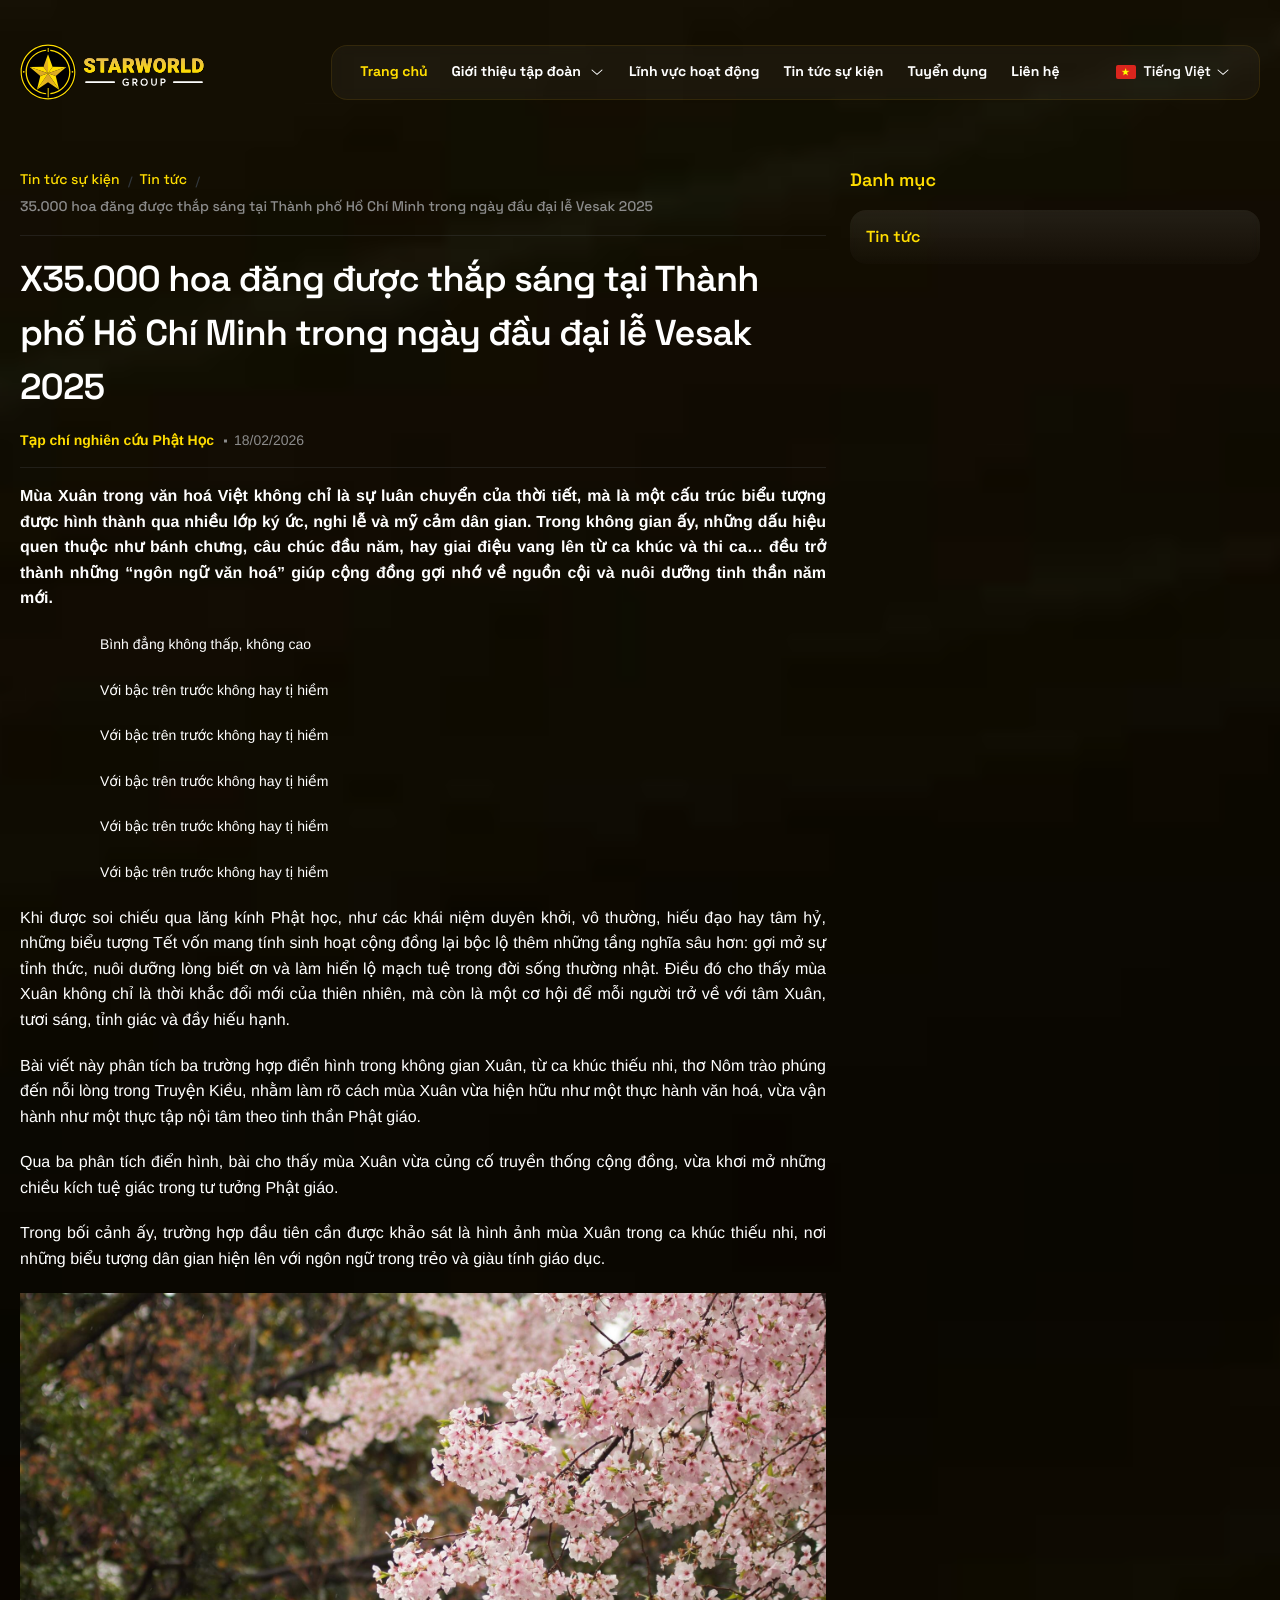
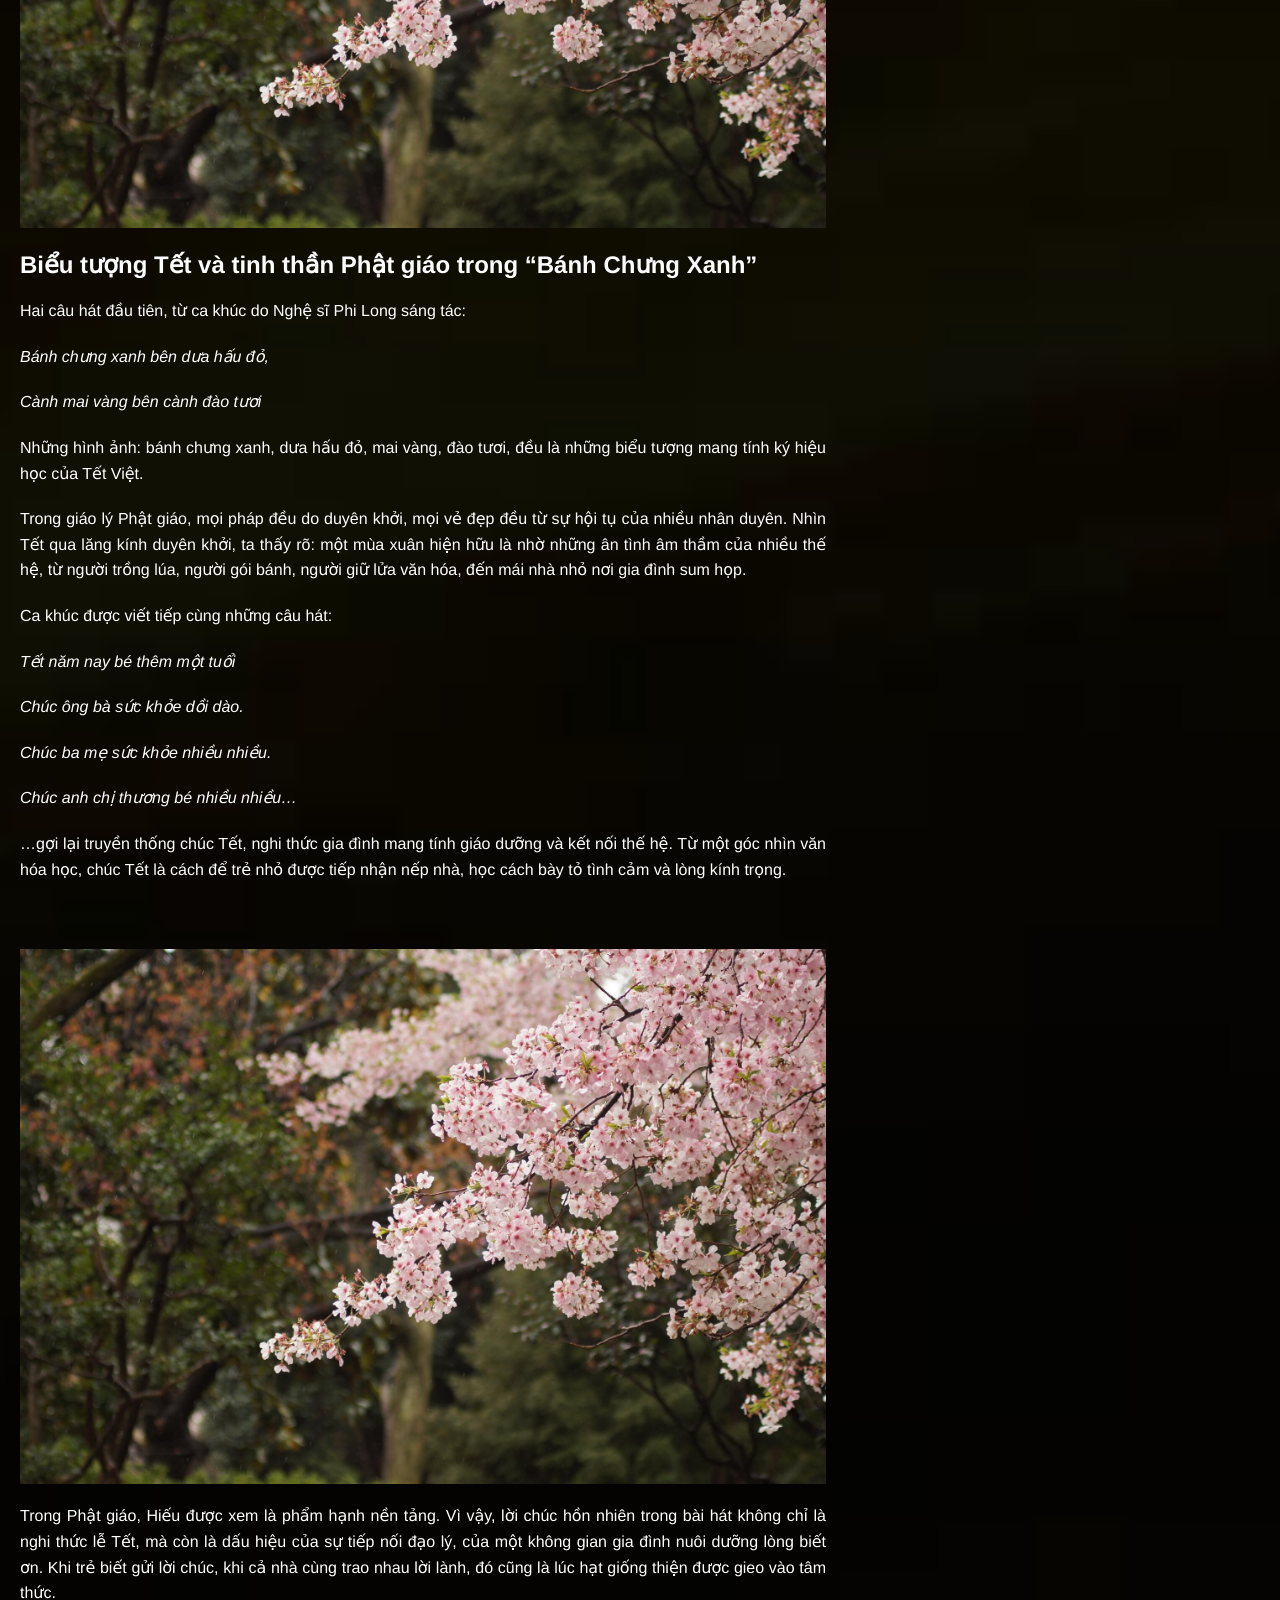
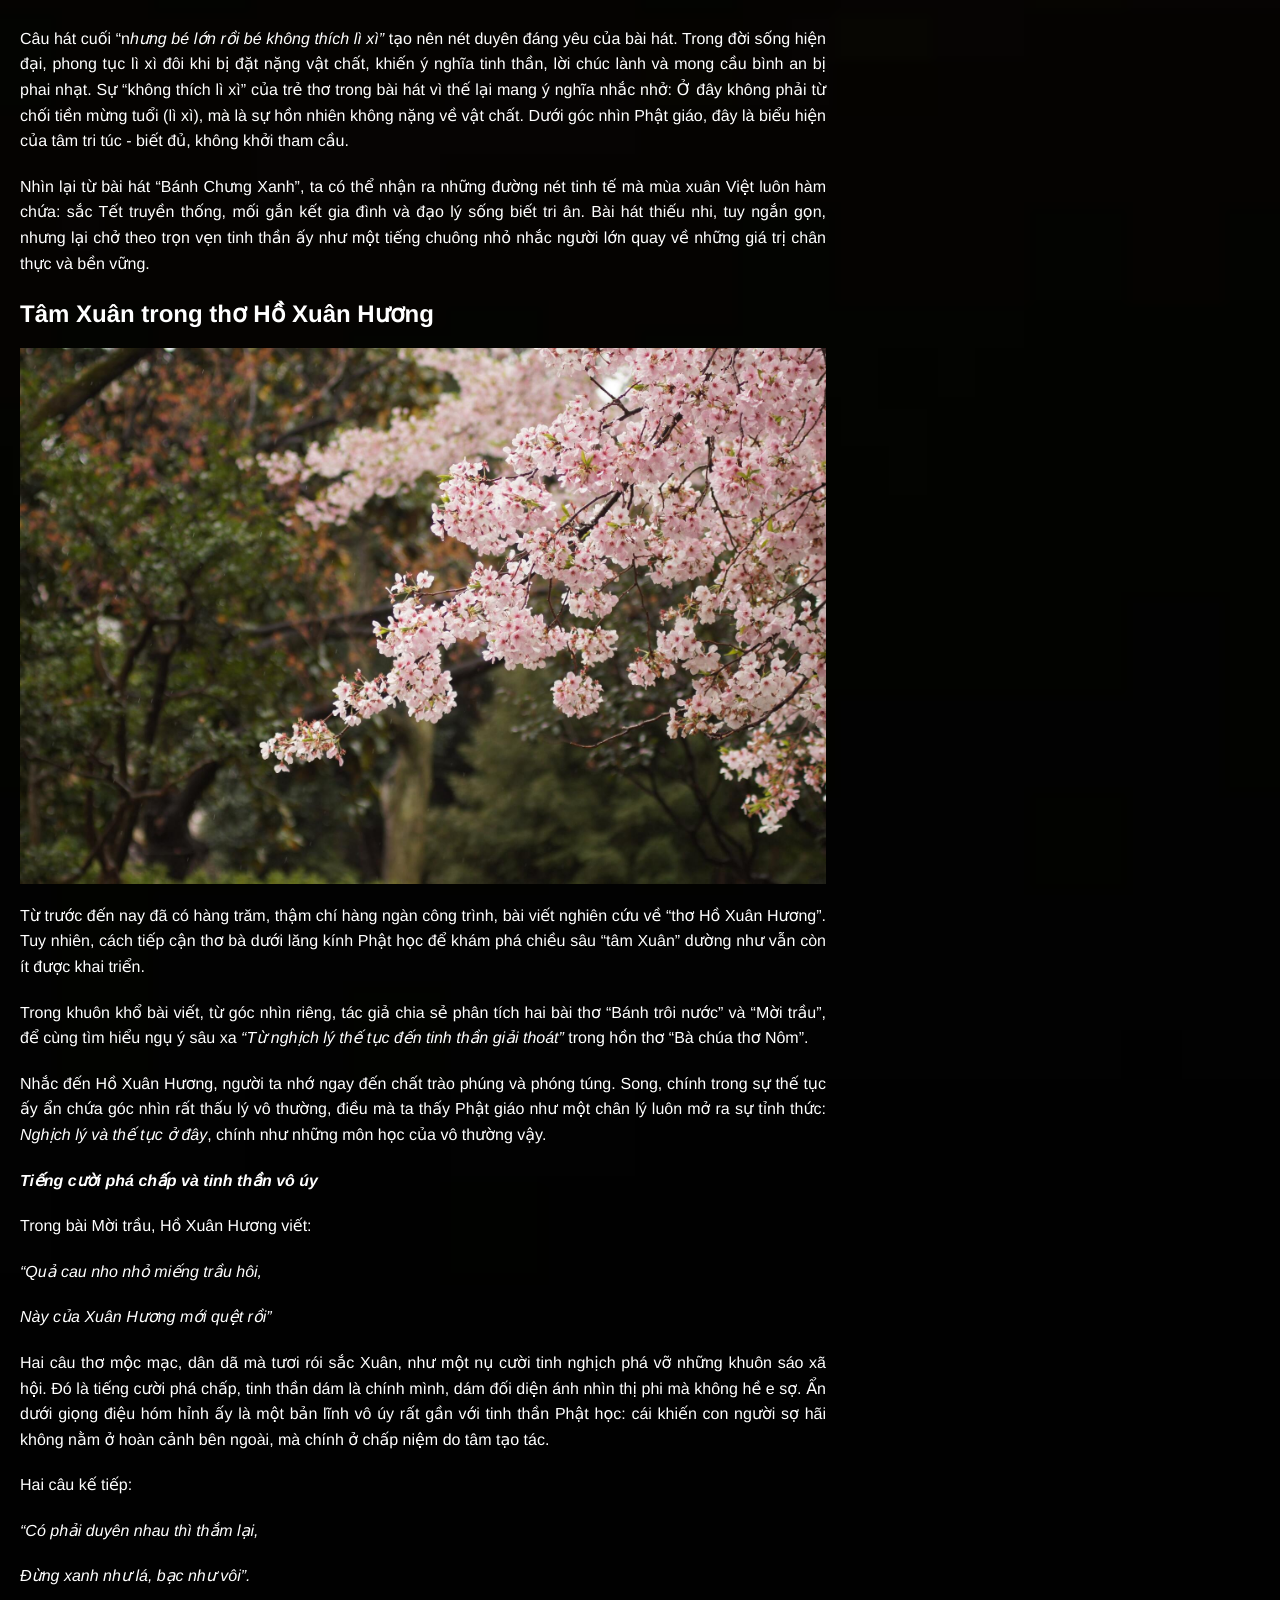
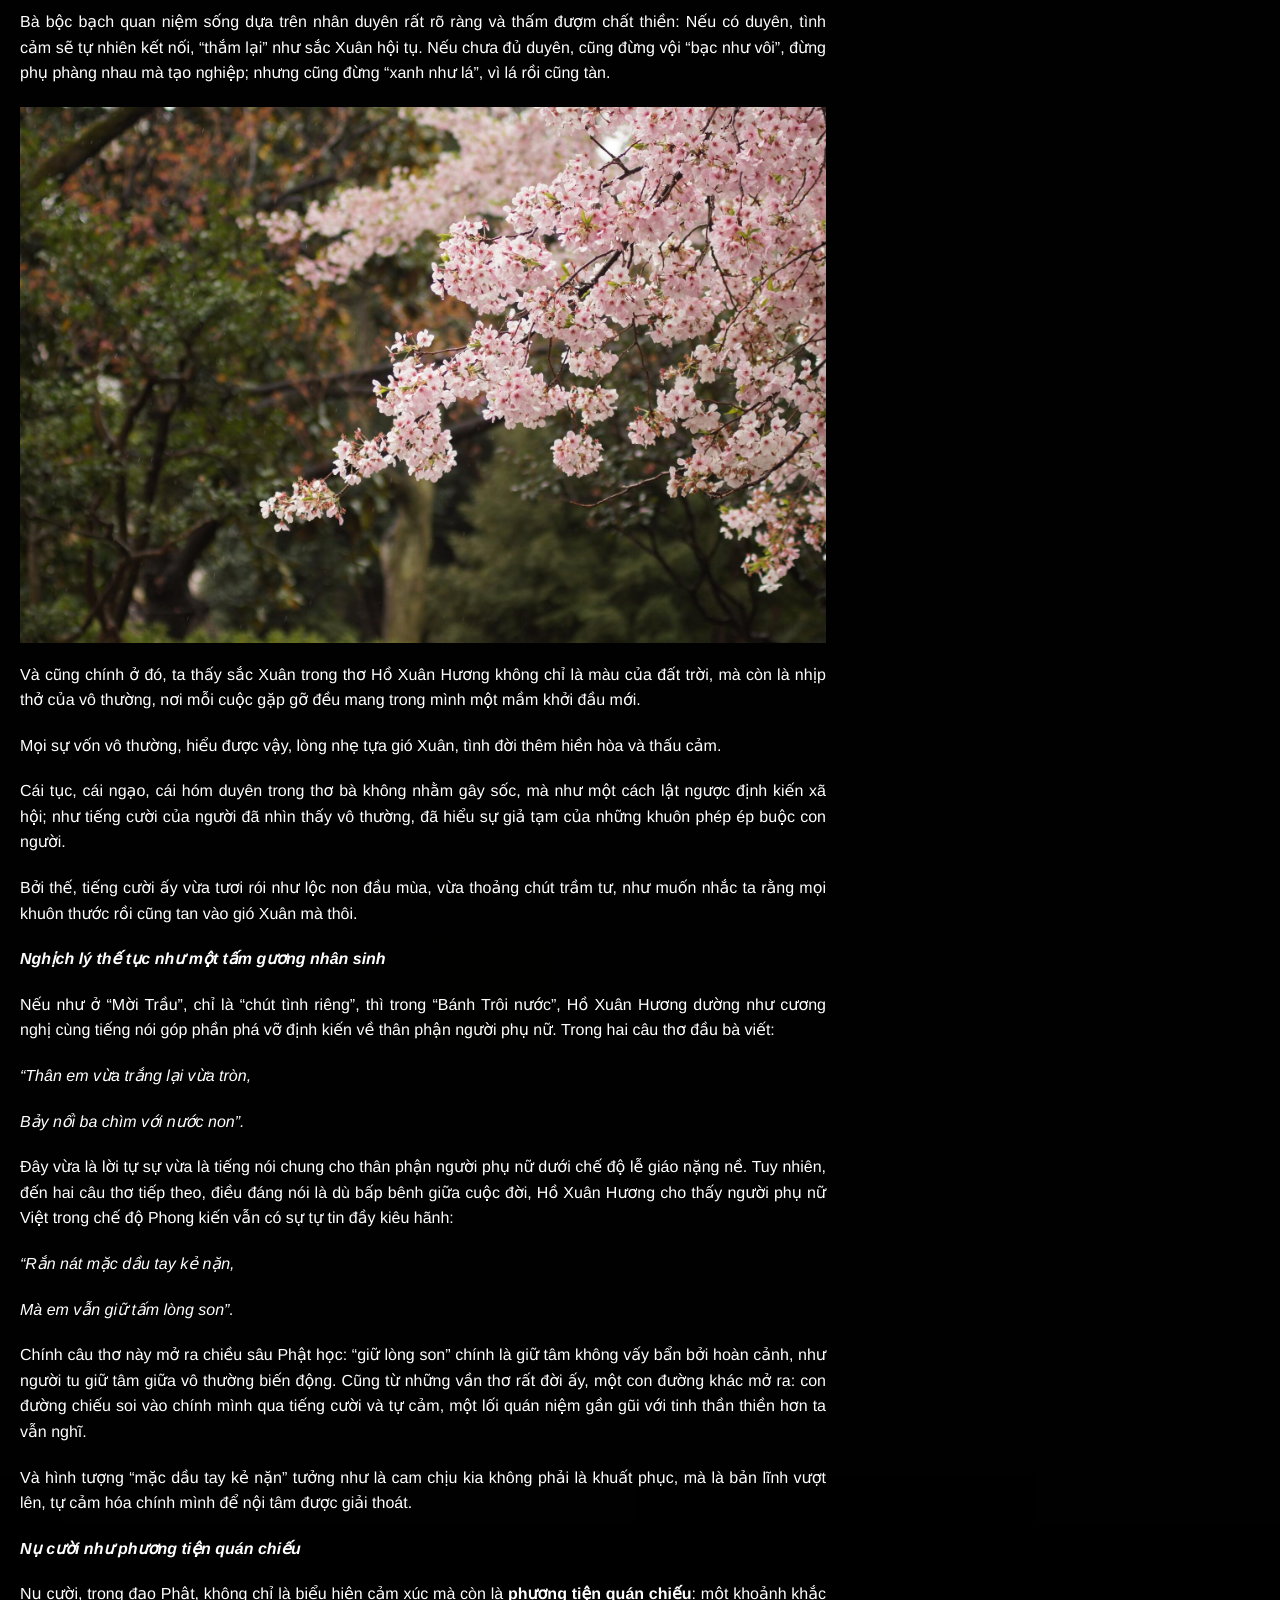
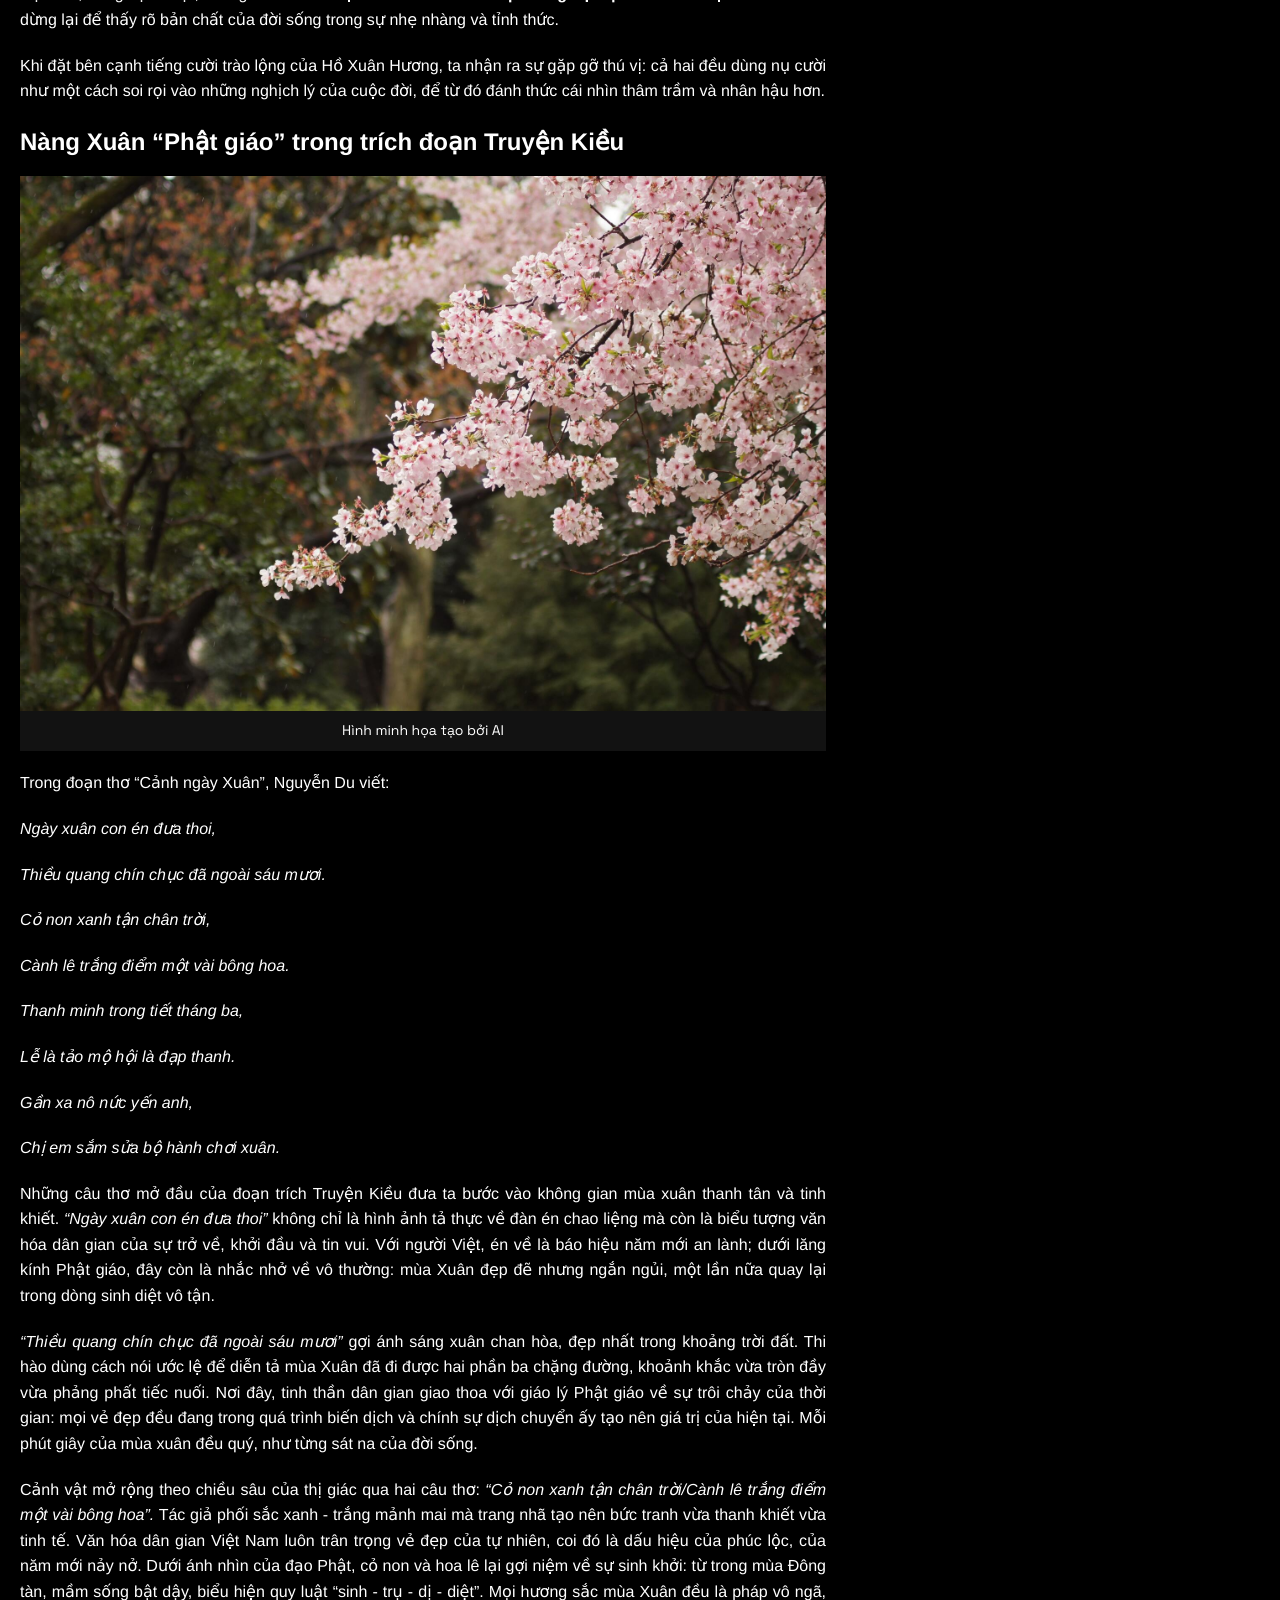
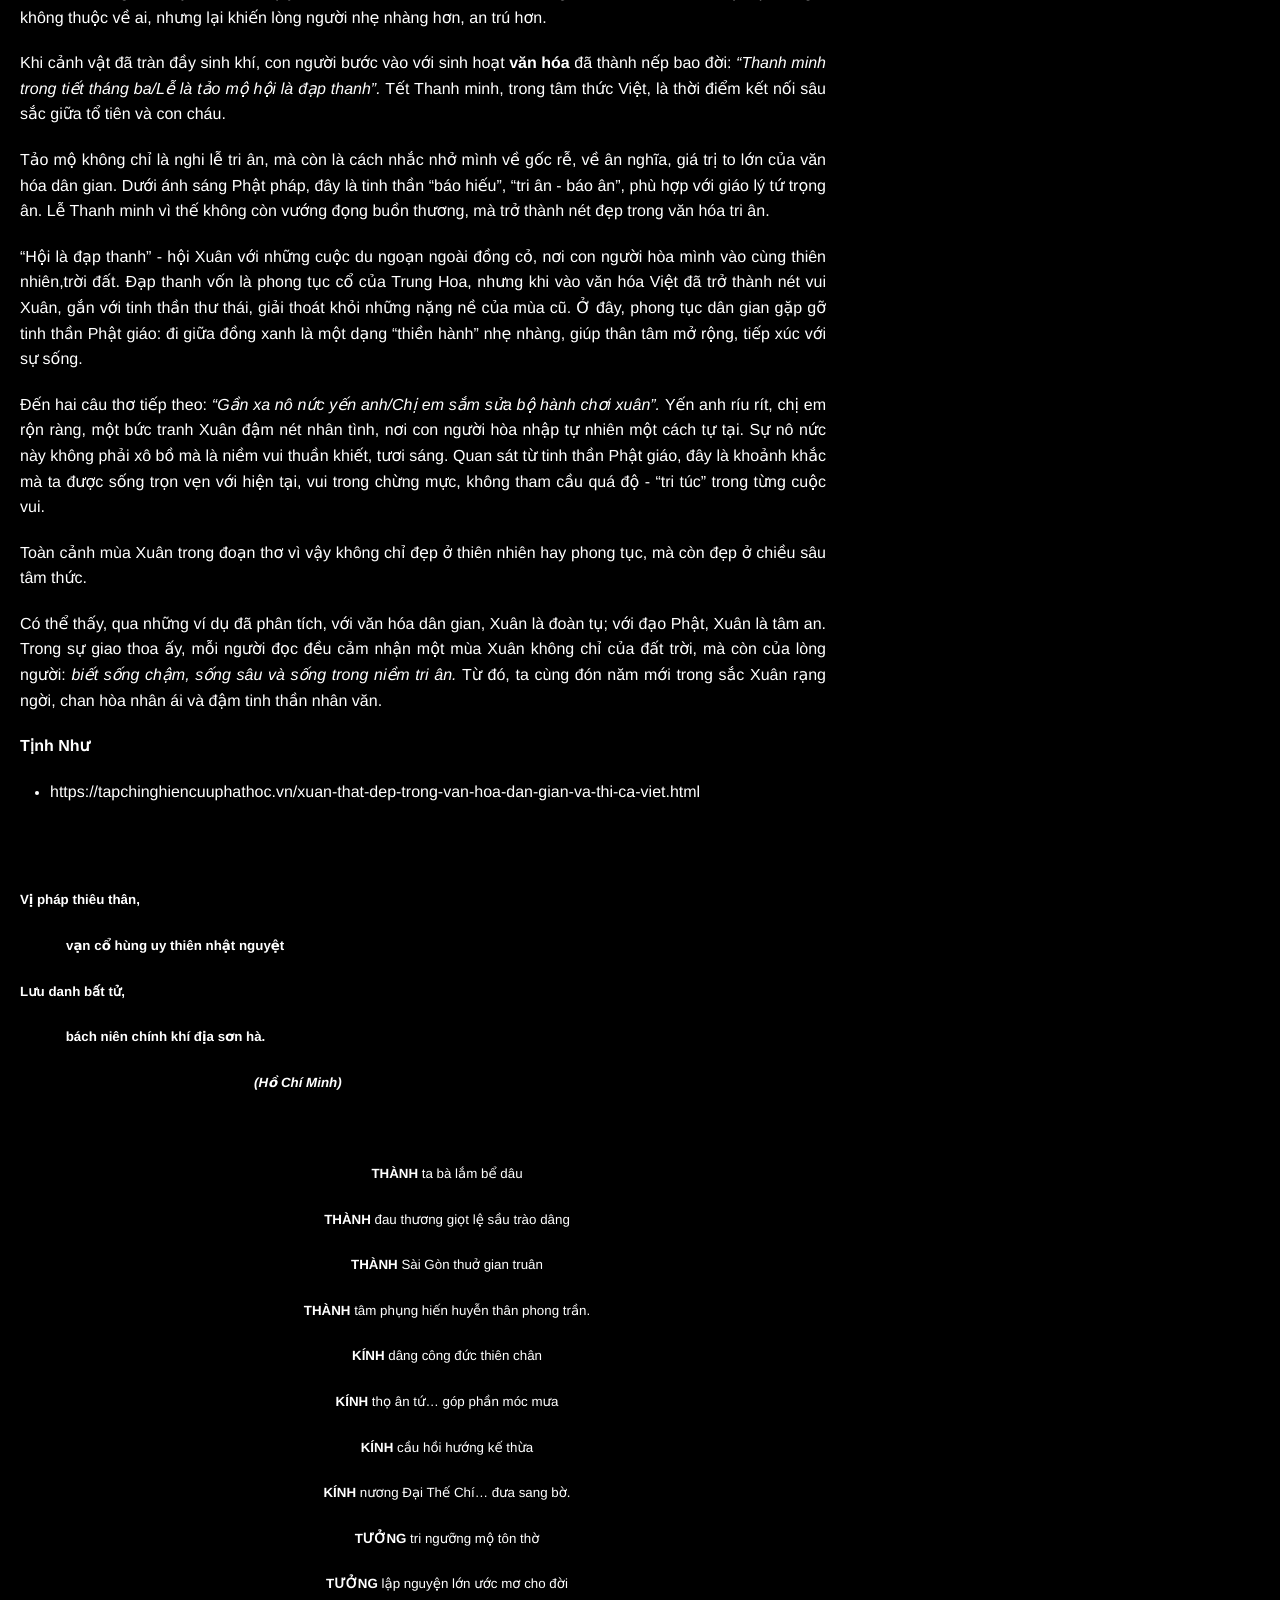
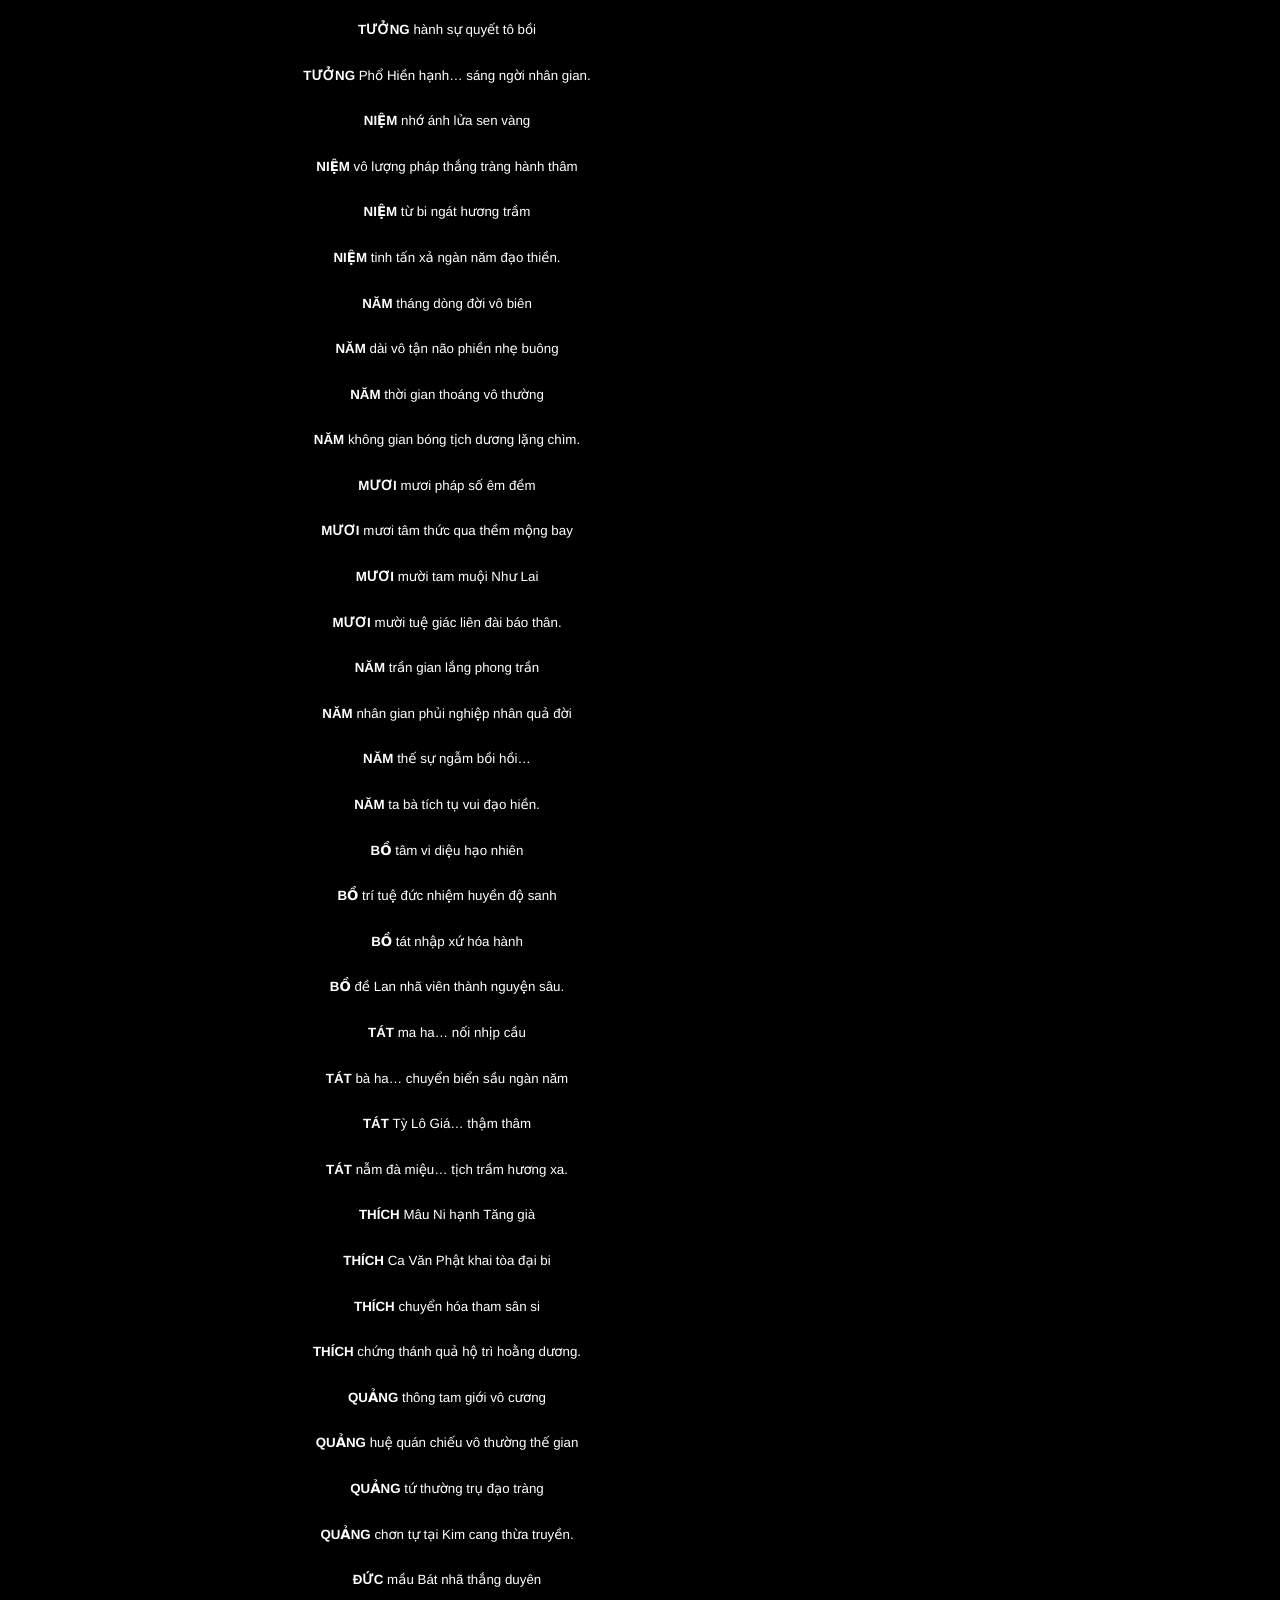
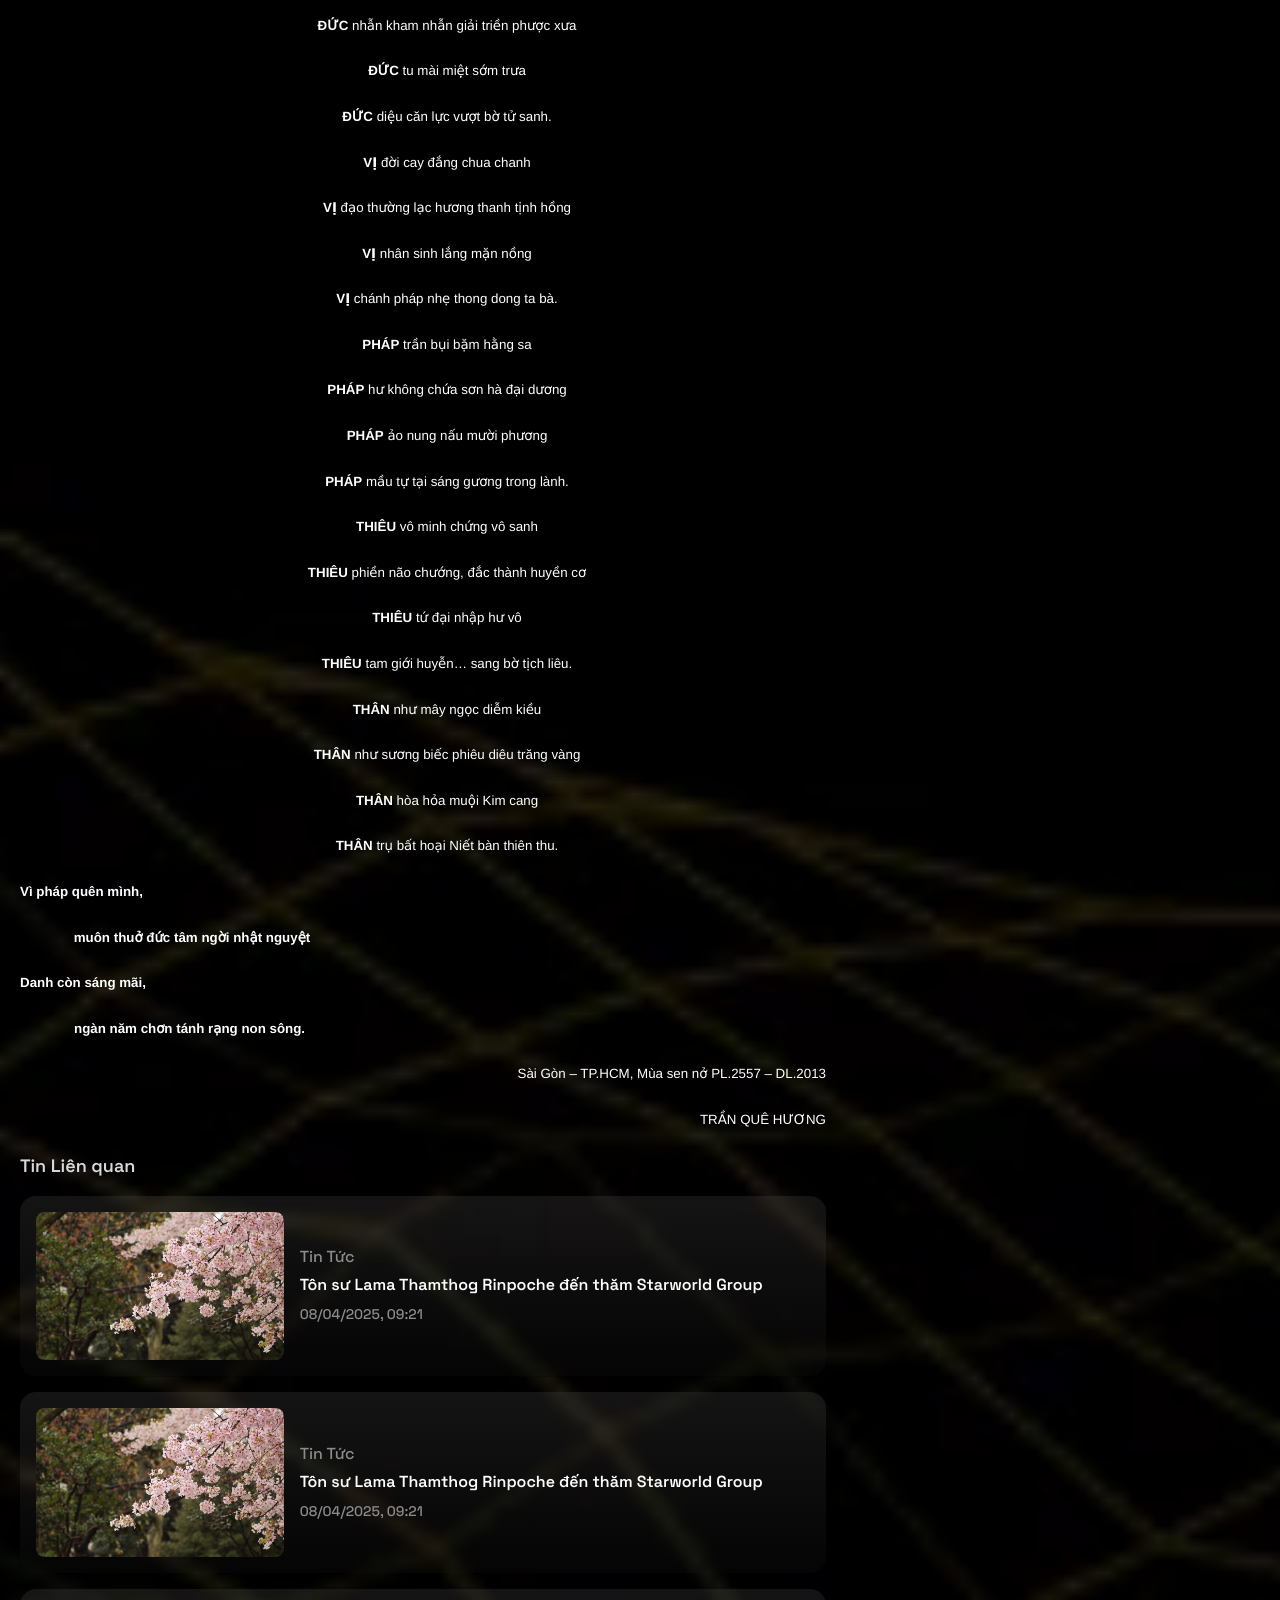
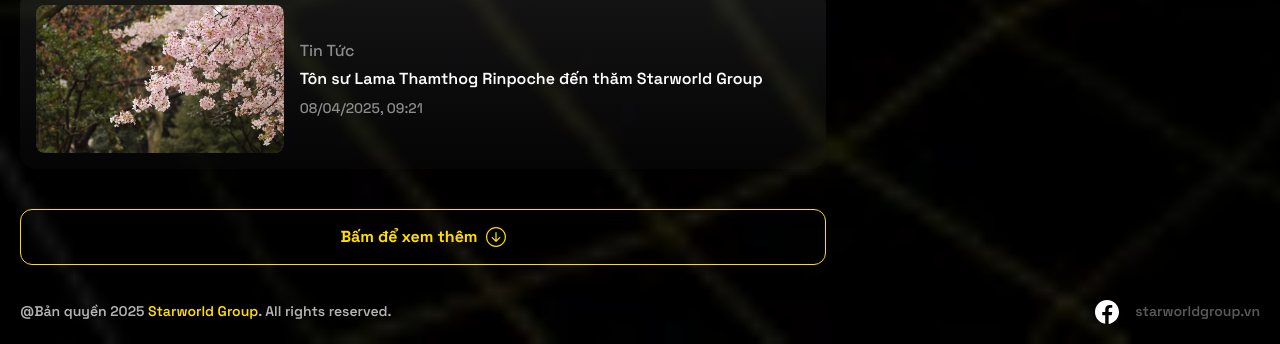
<file: detail.html>
<!doctype html>
<html lang="vi">
    <head>
        <meta charset="utf-8">
        <meta name="viewport" content="width=device-width, initial-scale=1">
        <meta name="theme-color" media="(prefers-color-scheme: light)" content="white">
        <meta name="theme-color" media="(prefers-color-scheme: dark)" content="black">
        <meta name="next-size-adjust" content="">
        
        <!-- favicon -->
        <link rel="shortcut icon" href="./images/favicon.ico" />
        <!-- end favicon -->
        <title>StarWorld Group</title>
        <!-- font -->
        <link rel="preconnect" href="https://fonts.googleapis.com">
        <link rel="preconnect" href="https://fonts.gstatic.com" crossorigin>
        <link href="https://fonts.googleapis.com/css2?family=Roboto:ital,wght@0,100..900;1,100..900&family=Space+Grotesk:wght@300..700&display=swap" rel="stylesheet">
        <!-- end font -->
       
        <meta name="description"
            content="Với niềm tin mãnh liệt vào sức mạnh của công nghệ và sự kết nối, Starworld Group không ngừng tìm kiếm những giải pháp sáng tạo nhằm “định hình lại tương lai” – mang đến trải nghiệm mới mẻ, chuyên nghiệp và giá trị hữu ích hơn cho khách hàng">
        <meta property="og:title" content="StarWorld Group">
        <meta property="og:description"
            content="Với niềm tin mãnh liệt vào sức mạnh của công nghệ và sự kết nối, Starworld Group không ngừng tìm kiếm những giải pháp sáng tạo nhằm “định hình lại tương lai” – mang đến trải nghiệm mới mẻ, chuyên nghiệp và giá trị hữu ích hơn cho khách hàng">
        <meta property="og:image" content="https://starworldgroup.vn/images/og-image.jpg">
        <meta property="og:image:width" content="640">
        <meta property="og:image:height" content="360">
        <meta property="og:image:alt" content="StarWorld Group">
        <meta name="twitter:card" content="summary_large_image">
        <meta name="twitter:title" content="StarWorld Group">
        <meta name="twitter:description"
            content="Với niềm tin mãnh liệt vào sức mạnh của công nghệ và sự kết nối, Starworld Group không ngừng tìm kiếm những giải pháp sáng tạo nhằm “định hình lại tương lai” – mang đến trải nghiệm mới mẻ, chuyên nghiệp và giá trị hữu ích hơn cho khách hàng">
        <meta name="twitter:image" content="https://starworldgroup.vn/images/og-image.jpg">
        <meta name="twitter:image:width" content="640">
        <meta name="twitter:image:height" content="360">
        <meta name="twitter:image:alt" content="StarWorld Group">
        <link rel="stylesheet" href="./css/style.css" />
        <script src="./lib/jquery/jquery-3.7.1.min.js"></script>
    </head>

    <body class="body">
        
        <!-- header -->
        <header id="header" class="header relative z-50 js__stickyHeader pt-24 pt-lg-0 w-full">
            <!-- pc -->
            <div class="d-3xl-block d-lg-none">
                <!-- navbar -->
                <div class="w-wrapper navbar d-3xl-flex w-full">
                    <div class="navbar-container w-1280 py-20 d-3xl-flex items-center justify-between gap-8">
                        <!-- logo -->
                        <div class="logo flex-0">
                            <a href="#" class="logo-link">
                                <img src="./images/svg/logo.svg" alt="">
                            </a>
                        </div>
                        <!-- end logo -->
                        <div class="navbar-right d-3xl-flex items-center justify-end">
                            <!-- menu -->
                            <ul class="navbar-menu w-full flex-1 d-3xl-flex items-center justify-end">
                                <!-- item -->
                                <li class="navbar-item active">
                                    <div class="navbar-item__heading d-3xl-flex items-center">
                                        <div class="navbar-item__title fs-14 text-white fw-bold">
                                            <a href="#" class="">Trang chủ</a>
                                        </div>
                                    </div>
                                </li>
                                <!-- end item -->
                                <!-- item -->
                                <li class="navbar-item">
                                    <div class="navbar-item__heading d-3xl-flex items-center">
                                        <div class="navbar-item__title fs-14 text-white fw-bold">
                                            <a href="#" class="">Giới thiệu tập đoàn</a>
                                        </div>
                                        <div class="navbar-item__icon">
                                            <img src="./images/svg/arrow-down-w.svg" alt="">
                                        </div>
                                    </div>
                                    <ul class="navbar-dropdown fs-16 text-white fw-400">
                                        <li class="navbar-dropdown__item">
                                            <a href="#">Về chúng tôi</a>
                                        </li>
                                        <li class="navbar-dropdown__item">
                                            <a href="#">Tầm nhìn, Sứ mệnh, Giá trị cốt lõi</a>
                                        </li>
                                        <li class="navbar-dropdown__item">
                                            <a href="#">Đội ngũ</a>
                                        </li>
                                        <li class="navbar-dropdown__item">
                                            <a href="#">Đối tác chiến lược</a>
                                        </li>
                                        <li class="navbar-dropdown__item">
                                            <a href="#">Danh mục đầu tư</a>
                                        </li>
                                        <li class="navbar-dropdown__item">
                                            <a href="#">Nhận diện thương hiệu</a>
                                        </li>
                                    </ul>
                                </li>
                                <!-- end item -->
                                <!-- item -->
                                <li class="navbar-item">
                                    <div class="navbar-item__heading d-3xl-flex items-center">
                                        <div class="navbar-item__title fs-14 text-white fw-bold">
                                            <a href="#" class="">Lĩnh vực hoạt động</a>
                                        </div>
                                    </div>
                                </li>
                                <!-- end item -->
                                <!-- item -->
                                <li class="navbar-item">
                                    <div class="navbar-item__heading d-3xl-flex items-center">
                                        <div class="navbar-item__title fs-14 text-white fw-bold">
                                            <a href="#" class="">Tin tức sự kiện</a>
                                        </div>
                                    </div>
                                </li>
                                <!-- end item -->
                                <!-- item -->
                                <li class="navbar-item">
                                    <div class="navbar-item__heading d-3xl-flex items-center">
                                        <div class="navbar-item__title fs-14 text-white fw-bold">
                                            <a href="#" class="">Tuyển dụng</a>
                                        </div>
                                    </div>
                                </li>
                                <!-- end item -->
                                <!-- item -->
                                <li class="navbar-item">
                                    <div class="navbar-item__heading d-3xl-flex items-center">
                                        <div class="navbar-item__title fs-14 text-white fw-bold">
                                            <a href="#" class="">Liên hệ</a>
                                        </div>
                                    </div>
                                </li>
                                <!-- end item -->
                                
                            </ul>
                            <!-- end menu -->
                            
                            <!-- language pc -->
                            <div class="language-pc flex-0 ml-32 ml-md-0">
                                <div class="language">
                                    <!-- language default -->
                                    <div class="language-default d-3xl-flex items-center">
                                        <div class="language-default__img flex-0 mr-4">
                                            <img src="./images/flag_vi.png" alt="">
                                        </div>
                                        <div class="language-default__text fs-14 text-white fw-600 mx-4 font-noto-sans">
                                            <span>Tiếng Việt</span>
                                        </div>
                                        <div class="language-default__icon icon-16">
                                            <img src="./images/svg/arrow-down-w.svg" alt="" class="language-arrow-down">
                                        </div>
                                    </div>
                                    <!-- end language default -->
                                    <ul class="language-list">
                                        <li class="language-item">
                                            <a href="#" class="language-item__link d-3xl-flex items-center">
                                                <div class="language-item__img flex-0 mr-8">
                                                    <img src="./images/flag_vi.png" alt="">
                                                </div>
                                                <div class="language-item__text fs-16 fw-400">
                                                    <span>Tiếng Việt</span>
                                                </div>
                                            </a>
                                        </li>
                                        <li class="language-item">
                                            <a href="#" class="language-item__link d-3xl-flex items-center">
                                                <div class="language-item__img flex-0 mr-8">
                                                    <img src="./images/flag_en.png" alt="">
                                                </div>
                                                <div class="language-item__text fs-16 fw-400">
                                                    <span>English</span>
                                                </div>
                                            </a>
                                        </li>
                                        
                                    </ul>
                                </div>
                            </div>
                            <!-- end language pc -->
                        </div>
                    </div>
                </div>
                <!-- end navbar -->
            </div>
            <!-- end pc -->

            <!-- mb -->
            <div class="d-3xl-none d-lg-block">
                <div class="header-mb px-20 relative z-30 pt-24">
                    <div class="header-mb__container w-1280 w-full d-3xl-flex items-center">
                        <!-- left -->
                        <div class="header-mb__left flex-0 d-3xl-flex items-center">
                            <a href="#" class="logo logo-mb">
                                <img src="./images/svg/logo.svg" alt="">
                            </a>

                        </div>
                        <!-- end left -->

                        <!-- right -->
                        <div class="header-mb__right flex-1 d-3xl-flex items-center justify-end">
                            <!-- social -->
                            <ul class="social-list d-3xl-flex items-center gap-8 flex-wrap">
                                <li class="social-item">
                                    <a href="#" class="social-item__link">
                                        <img src="./images/svg/fb-w-circle.svg" alt="">
                                    </a>
                                </li>
                            </ul>
                            <!-- end social -->
                        
                            <!-- sub menu -->
                            <div class="sub-menu-mb-wrapper js__subMenuContainer">
                                <div class="icon-bar js__clickShowMenuMb">
                                    <img src="./images/svg/bar-fa.svg" alt="" loading="lazy">
                                </div>
                                <div class="sub-menu-mb js__subMenuMb">
                                    <div class="sub-menu-mb__close js__closeSubMenuMb d-3xl-flex items-center">
                                        <img src="./images/svg/close-fa.svg" alt="" loading="lazy">
                                    </div>

                                    <div class="sub-menu-mb__container px-15 pb-32 pt-10 scroll">
                                        <ul class="sub-menu-mb__list js__subMenuMbContainer">
                                            <!-- item -->
                                            <li class="sub-menu-mb__item js__subMenuMbItem">
                                                <!-- heading -->
                                                <div class="sub-menu-mb__heading d-3xl-flex items-center justify-between js__showSubMenuMbItem">
                                                    <div class="link flex-1 fs-16 fw-600">
                                                        Trang chủ
                                                    </div>
                                                    <div class="arrow-icon flex-0 icon-16 ">
                                                        <img src="./images/svg/arrow-down-w.svg" alt="">
                                                    </div>
                                                </div>
                                                <!-- end heading -->

                                                <!-- dropwdown -->
                                                <div class="sub-menu-mb__dropdown fs-14 fw-600 text-gray-21">
                                                    <a href="#" class="link d-3xl-flex flex-1">Phật đản</a>
                                                    <a href="#" class="link d-3xl-flex flex-1">Phật thành đạo</a>
                                                    <a href="#" class="link d-3xl-flex flex-1">Công hạnh Đức Phật</a>
                                                </div>
                                                <!-- end dropwdown -->
                                            </li>
                                            <!-- end item -->
                                            <!-- item -->
                                            <li class="sub-menu-mb__item js__subMenuMbItem">
                                                <!-- heading -->
                                                <div class="sub-menu-mb__heading d-3xl-flex items-center justify-between js__showSubMenuMbItem">
                                                    <div class="link flex-1 fs-16 fw-600">
                                                        Trang chủ
                                                    </div>
                                                    <div class="arrow-icon flex-0 icon-16 ">
                                                        <img src="./images/svg/arrow-down-w.svg" alt="">
                                                    </div>
                                                </div>
                                                <!-- end heading -->

                                                <!-- dropwdown -->
                                                <div class="sub-menu-mb__dropdown fs-14 fw-600 text-gray-21">
                                                    <a href="#" class="link d-3xl-flex flex-1">Phật đản</a>
                                                    <a href="#" class="link d-3xl-flex flex-1">Phật thành đạo</a>
                                                    <a href="#" class="link d-3xl-flex flex-1">Công hạnh Đức Phật</a>
                                                </div>
                                                <!-- end dropwdown -->
                                            </li>
                                            <!-- end item -->
                                            <!-- item -->
                                            <li class="sub-menu-mb__item js__subMenuMbItem">
                                                <!-- heading -->
                                                <div class="sub-menu-mb__heading d-3xl-flex items-center justify-between js__showSubMenuMbItem">
                                                    <div class="link flex-1 fs-16 fw-600">
                                                        Trang chủ
                                                    </div>
                                                    <div class="arrow-icon flex-0 icon-16 ">
                                                        <img src="./images/svg/arrow-down-w.svg" alt="">
                                                    </div>
                                                </div>
                                                <!-- end heading -->

                                                <!-- dropwdown -->
                                                <div class="sub-menu-mb__dropdown fs-14 fw-600 text-gray-21">
                                                    <a href="#" class="link d-3xl-flex flex-1">Phật đản</a>
                                                    <a href="#" class="link d-3xl-flex flex-1">Phật thành đạo</a>
                                                    <a href="#" class="link d-3xl-flex flex-1">Công hạnh Đức Phật</a>
                                                </div>
                                                <!-- end dropwdown -->
                                            </li>
                                            <!-- end item -->
                                            <!-- item -->
                                            <li class="sub-menu-mb__item js__subMenuMbItem">
                                                <!-- heading -->
                                                <div class="sub-menu-mb__heading d-3xl-flex items-center justify-between js__showSubMenuMbItem">
                                                    <div class="link flex-1 fs-16 fw-600">
                                                        Trang chủ
                                                    </div>
                                                    <div class="arrow-icon flex-0 icon-16 ">
                                                        <img src="./images/svg/arrow-down-w.svg" alt="">
                                                    </div>
                                                </div>
                                                <!-- end heading -->

                                                <!-- dropwdown -->
                                                <div class="sub-menu-mb__dropdown fs-14 fw-600 text-gray-21">
                                                    <a href="#" class="link d-3xl-flex flex-1">Phật đản</a>
                                                    <a href="#" class="link d-3xl-flex flex-1">Phật thành đạo</a>
                                                    <a href="#" class="link d-3xl-flex flex-1">Công hạnh Đức Phật</a>
                                                </div>
                                                <!-- end dropwdown -->
                                            </li>
                                            <!-- end item -->
                                            
                                        </ul>
                                        <!-- language mb -->
                                        <div class="language-mb flex-0 mt-20">
                                            <div class="language">
                                                <!-- language default -->
                                                <div class="language-default d-3xl-flex items-center">
                                                    <div class="language-default__img flex-0 mr-4">
                                                        <img src="./images/flag_vi.png" alt="">
                                                    </div>
                                                    <div class="language-default__text fs-14 text-white fw-600 mx-4 font-noto-sans">
                                                        <span>Tiếng Việt</span>
                                                    </div>
                                                    <div class="language-default__icon icon-16">
                                                        <img src="./images/svg/arrow-down-w.svg" alt="" class="language-arrow-down">
                                                    </div>
                                                </div>
                                                <!-- end language default -->
                                                <ul class="language-list">
                                                    <li class="language-item">
                                                        <a href="#" class="language-item__link d-3xl-flex items-center">
                                                            <div class="language-item__img flex-0 mr-8">
                                                                <img src="./images/flag_vi.png" alt="">
                                                            </div>
                                                            <div class="language-item__text fs-16 fw-400">
                                                                <span>Tiếng Việt</span>
                                                            </div>
                                                        </a>
                                                    </li>
                                                    <li class="language-item">
                                                        <a href="#" class="language-item__link d-3xl-flex items-center">
                                                            <div class="language-item__img flex-0 mr-8">
                                                                <img src="./images/flag_en.png" alt="">
                                                            </div>
                                                            <div class="language-item__text fs-16 fw-400">
                                                                <span>English</span>
                                                            </div>
                                                        </a>
                                                    </li>
                                                    
                                                </ul>
                                            </div>
                                        </div>          
                                        <!-- end language mb -->
                                    </div>
                                </div>
                            </div>
                            <!-- end sub menu -->
                        </div>                                                                                      
                        <!-- end right -->
                    </div>                              
                </div>
            </div>
            <!-- end mb -->
        </header>
        <!-- end header -->
       
        <!-- main -->
        <main id="main" class="main">
            <!-- primary -->
            <section class="detail-primary relative z-20 over-hidden mt-32 mt-md-20 w-wrapper px-sm-20">
                <div class="detail-primary__container w-1280 relative py-15">
                    <div class="detail-primary__content block-secondary">
                        <!-- left -->
                        <div class="detail-primary__left block-secondary__left">
                            <!-- breadcrumb primary -->
                            <div class="brecrumb-primary pb-12 mb-16 border-b-636">
                                <ul class="breadcrumb-primary__list scroll-hidden">
                                    <li class="breadcrumb-primary__item">
                                        <a href="#" class="breadcrumb-primary__link fs-14 fw-500">Tin tức sự kiện</a>
                                    </li>
                                    <li class="breadcrumb-primary__item">
                                        <a href="#" class="breadcrumb-primary__link fs-14 fw-500">Tin tức</a>
                                    </li>
                                    <li class="breadcrumb-primary__item">
                                        <a href="#" class="breadcrumb-primary__link fs-14 fw-500">35.000 hoa đăng được thắp sáng tại Thành phố Hồ Chí Minh trong ngày đầu đại lễ Vesak 2025</a>
                                    </li>
                                </ul>
                            </div>
                            <!-- end breadcrumb primary -->

                            <!-- detail top -->
                            <div class="detail-primary__top">
                                <h1 class="detail-title">X35.000 hoa đăng được thắp sáng tại Thành phố Hồ Chí Minh trong ngày đầu đại lễ Vesak 2025</h1>
                                <div class="detail-info">
                                    <span class="detail-info__cate">Tạp chí nghiên cứu Phật Học</span>
                                    <span class="detail-info__time">18/02/2026</span>
                                </div>
                               
                                <!-- content -->
                                <div class="detail-content">
                                    <div id="explus-editor">
                                        <p>
                                            <strong>Mùa Xuân trong văn hoá Việt không chỉ là sự luân chuyển của
                                            thời tiết, mà là một cấu trúc biểu tượng được hình thành qua nhiều lớp ký
                                            ức, nghi lễ và mỹ cảm dân gian. Trong không gian ấy, những dấu hiệu quen
                                            thuộc như bánh chưng, câu chúc đầu năm, hay giai điệu vang lên từ ca khúc và
                                            thi ca… đều trở thành những “ngôn ngữ văn hoá” giúp cộng đồng gợi nhớ về
                                            nguồn cội và nuôi dưỡng tinh thần năm mới.
                                            </strong>
                                        </p>
                                        <p style="margin-left:80px; margin-right:0in; text-align:left"><span style="font-size:14px"><span style="font-family:Arial,Helvetica,sans-serif">Bình đẳng không thấp, không cao</span></span></p>
                                        <p style="margin-left:80px; margin-right:0in; text-align:left"><span style="font-size:14px"><span style="font-family:Arial,Helvetica,sans-serif">Với bậc trên trước không hay tị hiềm</span></span></p>
                                        <p style="margin-left:80px; margin-right:0in; text-align:left"><span style="font-size:14px"><span style="font-family:Arial,Helvetica,sans-serif">Với bậc trên trước không hay tị hiềm</span></span></p>
                                        <p style="margin-left:80px; margin-right:0in; text-align:left"><span style="font-size:14px"><span style="font-family:Arial,Helvetica,sans-serif">Với bậc trên trước không hay tị hiềm</span></span></p>
                                        <p style="margin-left:80px; margin-right:0in; text-align:left"><span style="font-size:14px"><span style="font-family:Arial,Helvetica,sans-serif">Với bậc trên trước không hay tị hiềm</span></span></p>
                                        <p style="margin-left:80px; margin-right:0in; text-align:left"><span style="font-size:14px"><span style="font-family:Arial,Helvetica,sans-serif">Với bậc trên trước không hay tị hiềm</span></span></p>
                                        <p>
                                            Khi được soi chiếu qua lăng kính Phật học, như các khái niệm duyên khởi, vô
                                            thường, hiếu đạo hay tâm hỷ, những biểu tượng Tết vốn mang tính sinh hoạt
                                            cộng đồng lại bộc lộ thêm những tầng nghĩa sâu hơn: gợi mở sự tỉnh thức,
                                            nuôi dưỡng lòng biết ơn và làm hiển lộ mạch tuệ trong đời sống thường nhật.
                                            Điều đó cho thấy mùa Xuân không chỉ là thời khắc đổi mới của thiên nhiên, mà
                                            còn là một cơ hội để mỗi người trở về với tâm Xuân, tươi sáng, tỉnh giác và
                                            đầy hiếu hạnh.
                                        </p>
                                        <p>
                                            Bài viết này phân tích ba trường hợp điển hình trong không gian Xuân, từ ca
                                            khúc thiếu nhi, thơ Nôm trào phúng đến nỗi lòng trong Truyện Kiều, nhằm làm
                                            rõ cách mùa Xuân vừa hiện hữu như một thực hành văn hoá, vừa vận hành như
                                            một thực tập nội tâm theo tinh thần Phật giáo.
                                        </p>
                                        <p>
                                            Qua ba phân tích điển hình, bài cho thấy mùa Xuân vừa củng cố truyền thống
                                            cộng đồng, vừa khơi mở những chiều kích tuệ giác trong tư tưởng Phật giáo.
                                        </p>
                                        <p>
                                            Trong bối cảnh ấy, trường hợp đầu tiên cần được khảo sát là hình ảnh mùa
                                            Xuân trong ca khúc thiếu nhi, nơi những biểu tượng dân gian hiện lên với
                                            ngôn ngữ trong trẻo và giàu tính giáo dục.
                                        </p>
                                        <figure>
                                            <img alt="Hình minh họa. Nguồn: Internet" src="./images/2.jpg" title="Hình minh họa. Nguồn: Internet">
                                        </figure>
                                        <h2>
                                            Biểu tượng Tết và tinh thần Phật giáo trong “Bánh Chưng Xanh”
                                        </h2>
                                        <p>
                                            Hai câu hát đầu tiên, từ ca khúc do Nghệ sĩ Phi Long sáng tác:
                                        </p>
                                        <p align="center"><em>Bánh chưng xanh bên dưa hấu đỏ,</em></p>
                                        <p align="center"><em>Cành mai vàng bên cành đào tươi</em></p>
                                        <p>
                                            Những hình ảnh: bánh chưng xanh, dưa hấu đỏ, mai vàng, đào tươi, đều là
                                            những biểu tượng mang tính ký hiệu học của Tết Việt.
                                        </p>
                                        <p>
                                            Trong giáo lý Phật giáo, mọi pháp đều do duyên khởi, mọi vẻ đẹp đều từ sự
                                            hội tụ của nhiều nhân duyên. Nhìn Tết qua lăng kính duyên khởi, ta thấy rõ:
                                            một mùa xuân hiện hữu là nhờ những ân tình âm thầm của nhiều thế hệ, từ
                                            người trồng lúa, người gói bánh, người giữ lửa văn hóa, đến mái nhà nhỏ nơi
                                            gia đình sum họp.
                                        </p>
                                        <p>Ca khúc được viết tiếp cùng những câu hát:</p>
                                        <p align="center"><em>Tết năm nay bé thêm một tuổi</em></p>
                                        <p align="center"><em>Chúc ông bà sức khỏe dồi dào.</em></p>
                                        <p align="center"><em>Chúc ba mẹ sức khỏe nhiều nhiều.</em></p>
                                        <p align="center"><em>Chúc anh chị thương bé nhiều nhiều…</em></p>
                                        <p>
                                            …gợi lại truyền thống chúc Tết, nghi thức gia đình mang tính giáo dưỡng và
                                            kết nối thế hệ. Từ một góc nhìn văn hóa học, chúc Tết là cách để trẻ nhỏ
                                            được tiếp nhận nếp nhà, học cách bày tỏ tình cảm và lòng kính trọng.
                                        </p>
                                        <p>&nbsp;</p>
                                        <figure>
                                            <img alt="Hình minh họa. Nguồn: Internet" src="./images/2.jpg" title="Hình minh họa. Nguồn: Internet">
                                        </figure>
                                        <p>
                                            Trong Phật giáo, Hiếu được xem là phẩm hạnh nền tảng. Vì vậy, lời chúc hồn
                                            nhiên trong bài hát không chỉ là nghi thức lễ Tết, mà còn là dấu hiệu của sự
                                            tiếp nối đạo lý, của một không gian gia đình nuôi dưỡng lòng biết ơn. Khi
                                            trẻ biết gửi lời chúc, khi cả nhà cùng trao nhau lời lành, đó cũng là lúc
                                            hạt giống thiện được gieo vào tâm thức.
                                        </p>
                                        <p>
                                            Câu hát cuối “n<em>hưng bé lớn rồi bé không thích lì xì” </em>tạo nên nét
                                            duyên đáng yêu của bài hát. Trong đời sống hiện đại, phong tục lì xì đôi khi
                                            bị đặt nặng vật chất, khiến ý nghĩa tinh thần, lời chúc lành và mong cầu
                                            bình an bị phai nhạt. Sự “không thích lì xì” của trẻ thơ trong bài hát vì
                                            thế lại mang ý nghĩa nhắc nhở: Ở đây không phải từ chối tiền mừng tuổi (lì
                                            xì), mà là sự hồn nhiên không nặng về vật chất. Dưới góc nhìn Phật giáo, đây
                                            là biểu hiện của tâm tri túc - biết đủ, không khởi tham cầu.
                                        </p>
                                        <p>
                                            Nhìn lại từ bài hát “Bánh Chưng Xanh”, ta có thể nhận ra những đường nét
                                            tinh tế mà mùa xuân Việt luôn hàm chứa: sắc Tết truyền thống, mối gắn kết
                                            gia đình và đạo lý sống biết tri ân. Bài hát thiếu nhi, tuy ngắn gọn, nhưng
                                            lại chở theo trọn vẹn tinh thần ấy như một tiếng chuông nhỏ nhắc người lớn
                                            quay về những giá trị chân thực và bền vững.
                                        </p>
                                        <h2>Tâm Xuân trong thơ Hồ Xuân Hương</h2>
                                        <figure>
                                            <img alt="Hình minh họa. Nguồn: Internet" src="./images/2.jpg" title="Hình minh họa. Nguồn: Internet">
                                        </figure>
                                        <p>
                                            Từ trước đến nay đã có hàng trăm, thậm chí hàng ngàn công trình, bài viết
                                            nghiên cứu về “thơ Hồ Xuân Hương”. Tuy nhiên, cách tiếp cận thơ bà dưới lăng
                                            kính Phật học để khám phá chiều sâu “tâm Xuân” dường như vẫn còn ít được
                                            khai triển.
                                        </p>
                                        <p>
                                            Trong khuôn khổ bài viết, từ góc nhìn riêng, tác giả chia sẻ phân tích hai
                                            bài thơ “Bánh trôi nước” và “Mời trầu”, để cùng tìm hiểu ngụ ý sâu xa
                                            <em>“Từ nghịch lý thế tục đến tinh thần giải thoát” </em>trong hồn thơ “Bà
                                            chúa thơ Nôm”.
                                        </p>
                                        <p>
                                            Nhắc đến Hồ Xuân Hương, người ta nhớ ngay đến chất trào phúng và phóng túng.
                                            Song, chính trong sự thế tục ấy ẩn chứa góc nhìn rất thấu lý vô thường, điều
                                            mà ta thấy Phật giáo như một chân lý luôn mở ra sự tỉnh thức:
                                            <em>Nghịch lý và thế tục ở đây</em>, chính như những môn học của vô thường
                                            vậy.
                                        </p>
                                        <p>
                                            <strong><em>Tiếng cười phá chấp và tinh thần vô úy</em></strong>
                                        </p>
                                        <p>Trong bài Mời trầu, Hồ Xuân Hương viết:</p>
                                        <p align="center"><em>“Quả cau nho nhỏ miếng trầu hôi,</em></p>
                                        <p align="center"><em>Này của Xuân Hương mới quệt rồi”</em></p>
                                        <p>
                                            Hai câu thơ mộc mạc, dân dã mà tươi rói sắc Xuân, như một nụ cười tinh
                                            nghịch phá vỡ những khuôn sáo xã hội. Đó là tiếng cười phá chấp, tinh thần
                                            dám là chính mình, dám đối diện ánh nhìn thị phi mà không hề e sợ. Ẩn dưới
                                            giọng điệu hóm hỉnh ấy là một bản lĩnh vô úy rất gần với tinh thần Phật học:
                                            cái khiến con người sợ hãi không nằm ở hoàn cảnh bên ngoài, mà chính ở chấp
                                            niệm do tâm tạo tác.
                                        </p>
                                        <p>Hai câu kế tiếp:</p>
                                        <p align="center"><em>“Có phải duyên nhau thì thắm lại,</em></p>
                                        <p align="center"><em>Đừng xanh như lá, bạc như vôi”.</em></p>
                                        <p>
                                            Bà bộc bạch quan niệm sống dựa trên nhân duyên rất rõ ràng và thấm đượm chất
                                            thiền: Nếu có duyên, tình cảm sẽ tự nhiên kết nối, “thắm lại” như sắc Xuân
                                            hội tụ. Nếu chưa đủ duyên, cũng đừng vội “bạc như vôi”, đừng phụ phàng nhau
                                            mà tạo nghiệp; nhưng cũng đừng “xanh như lá”, vì lá rồi cũng tàn.
                                        </p>
                                        <figure>
                                            <img alt="Hình minh họa. Nguồn: Internet" src="./images/2.jpg" title="Hình minh họa. Nguồn: Internet">
                                        </figure>
                                        <p>
                                            Và cũng chính ở đó, ta thấy sắc Xuân trong thơ Hồ Xuân Hương không chỉ là
                                            màu của đất trời, mà còn là nhịp thở của vô thường, nơi mỗi cuộc gặp gỡ đều
                                            mang trong mình một mầm khởi đầu mới.
                                        </p>
                                        <p>
                                            Mọi sự vốn vô thường, hiểu được vậy, lòng nhẹ tựa gió Xuân, tình đời thêm
                                            hiền hòa và thấu cảm.
                                        </p>
                                        <p>
                                            Cái tục, cái ngạo, cái hóm duyên trong thơ bà không nhằm gây sốc, mà như một
                                            cách lật ngược định kiến xã hội; như tiếng cười của người đã nhìn thấy vô
                                            thường, đã hiểu sự giả tạm của những khuôn phép ép buộc con người.
                                        </p>
                                        <p>
                                            Bởi thế, tiếng cười ấy vừa tươi rói như lộc non đầu mùa, vừa thoảng chút
                                            trầm tư, như muốn nhắc ta rằng mọi khuôn thước rồi cũng tan vào gió Xuân mà
                                            thôi.
                                        </p>
                                        <p>
                                            <strong><em>Nghịch lý thế tục như một tấm gương nhân sinh</em></strong>
                                        </p>
                                        <p>
                                            Nếu như ở “Mời Trầu”, chỉ là “chút tình riêng”, thì trong “Bánh Trôi nước”,
                                            Hồ Xuân Hương dường như cương nghị cùng tiếng nói góp phần phá vỡ định kiến
                                            về thân phận người phụ nữ. Trong hai câu thơ đầu bà viết:
                                        </p>
                                        <p align="center"><em>“Thân em vừa trắng lại vừa tròn,</em></p>
                                        <p align="center"><em>Bảy nổi ba chìm với nước non”.</em></p>
                                        <p>
                                            Đây vừa là lời tự sự vừa là tiếng nói chung cho thân phận người phụ nữ dưới
                                            chế độ lễ giáo nặng nề. Tuy nhiên, đến hai câu thơ tiếp theo, điều đáng nói
                                            là dù bấp bênh giữa cuộc đời, Hồ Xuân Hương cho thấy người phụ nữ Việt trong
                                            chế độ Phong kiến vẫn có sự tự tin đầy kiêu hãnh:
                                        </p>
                                        <p align="center"><em>“Rắn nát mặc dầu tay kẻ nặn,</em></p>
                                        <p align="center"><em>Mà em vẫn giữ tấm lòng son”.</em></p>
                                        <p>
                                            Chính câu thơ này mở ra chiều sâu Phật học: “giữ lòng son” chính là giữ tâm
                                            không vấy bẩn bởi hoàn cảnh, như người tu giữ tâm giữa vô thường biến động.
                                            Cũng từ những vần thơ rất đời ấy, một con đường khác mở ra: con đường chiếu
                                            soi vào chính mình qua tiếng cười và tự cảm, một lối quán niệm gần gũi với
                                            tinh thần thiền hơn ta vẫn nghĩ.
                                        </p>
                                        <p>
                                            Và hình tượng “mặc dầu tay kẻ nặn” tưởng như là cam chịu kia không phải là
                                            khuất phục, mà là bản lĩnh vượt lên, tự cảm hóa chính mình để nội tâm được
                                            giải thoát.
                                        </p>
                                        <p>
                                            <strong><em>Nụ cười như phương tiện quán chiếu</em></strong>
                                        </p>
                                        <p>
                                            Nụ cười, trong đạo Phật, không chỉ là biểu hiện cảm xúc mà còn là
                                            <strong>phương tiện quán chiếu</strong>: một khoảnh khắc dừng lại để thấy rõ
                                            bản chất của đời sống trong sự nhẹ nhàng và tỉnh thức.
                                        </p>
                                        <p>
                                            Khi đặt bên cạnh tiếng cười trào lộng của Hồ Xuân Hương, ta nhận ra sự gặp
                                            gỡ thú vị: cả hai đều dùng nụ cười như một cách soi rọi vào những nghịch lý
                                            của cuộc đời, để từ đó đánh thức cái nhìn thâm trầm và nhân hậu hơn.
                                        </p>
                                        <h2>Nàng Xuân “Phật giáo” trong trích đoạn Truyện Kiều</h2>
                                        <figure>
                                            <img alt="Hình minh họa tạo bởi AI" src="./images/2.jpg" title="Hình minh họa tạo bởi AI">
                                            <figcaption>Hình minh họa tạo bởi AI</figcaption>
                                        </figure>
                                        <p>Trong đoạn thơ “Cảnh ngày Xuân”, Nguyễn Du viết:</p>
                                        <p align="center"><em>Ngày xuân con én đưa thoi,</em></p>
                                        <p align="center"><em>Thiều quang chín chục đã ngoài sáu mươi.</em></p>
                                        <p align="center"><em>Cỏ non xanh tận chân trời,</em></p>
                                        <p align="center"><em>Cành lê trắng điểm một vài bông hoa.</em></p>
                                        <p align="center"><em>Thanh minh trong tiết tháng ba,</em></p>
                                        <p align="center"><em>Lễ là tảo mộ hội là đạp thanh.</em></p>
                                        <p align="center"><em>Gần xa nô nức yến anh,</em></p>
                                        <p align="center"><em>Chị em sắm sửa bộ hành chơi xuân.</em></p>
                                        <p>
                                            Những câu thơ mở đầu của đoạn trích Truyện Kiều đưa ta bước vào không gian
                                            mùa xuân thanh tân và tinh khiết. <em>“Ngày xuân con én đưa thoi”</em> không
                                            chỉ là hình ảnh tả thực về đàn én chao liệng mà còn là biểu tượng văn hóa
                                            dân gian của sự trở về, khởi đầu và tin vui. Với người Việt, én về là báo
                                            hiệu năm mới an lành; dưới lăng kính Phật giáo, đây còn là nhắc nhở về vô
                                            thường: mùa Xuân đẹp đẽ nhưng ngắn ngủi, một lần nữa quay lại trong dòng
                                            sinh diệt vô tận.
                                        </p>
                                        <p>
                                            <em>“Thiều quang chín chục đã ngoài sáu mươi”</em> gợi ánh sáng xuân chan
                                            hòa, đẹp nhất trong khoảng trời đất. Thi hào dùng cách nói ước lệ để diễn tả
                                            mùa Xuân đã đi được hai phần ba chặng đường, khoảnh khắc vừa tròn đầy vừa
                                            phảng phất tiếc nuối. Nơi đây, tinh thần dân gian giao thoa với giáo lý Phật
                                            giáo về sự trôi chảy của thời gian: mọi vẻ đẹp đều đang trong quá trình biến
                                            dịch và chính sự dịch chuyển ấy tạo nên giá trị của hiện tại. Mỗi phút giây
                                            của mùa xuân đều quý, như từng sát na của đời sống.
                                        </p>
                                        <p>
                                            Cảnh vật mở rộng theo chiều sâu của thị giác qua hai câu thơ:
                                            <em>“Cỏ non xanh tận chân trời/Cành lê trắng điểm một vài bông hoa”.</em>
                                            Tác giả phối sắc xanh - trắng mảnh mai mà trang nhã tạo nên bức tranh vừa
                                            thanh khiết vừa tinh tế. Văn hóa dân gian Việt Nam luôn trân trọng vẻ đẹp
                                            của tự nhiên, coi đó là dấu hiệu của phúc lộc, của năm mới nảy nở. Dưới ánh
                                            nhìn của đạo Phật, cỏ non và hoa lê lại gợi niệm về sự sinh khởi: từ trong
                                            mùa Đông tàn, mầm sống bật dậy, biểu hiện quy luật “sinh - trụ - dị - diệt”.
                                            Mọi hương sắc mùa Xuân đều là pháp vô ngã, không thuộc về ai, nhưng lại
                                            khiến lòng người nhẹ nhàng hơn, an trú hơn.
                                        </p>
                                        <figure class="entry-img center w-auto"></figure>
                                        <p>
                                            Khi cảnh vật đã tràn đầy sinh khí, con người bước vào với sinh hoạt
                                            <strong>văn hóa</strong> đã thành nếp bao đời:
                                            <em>“Thanh minh trong tiết tháng ba/Lễ là tảo mộ hội là đạp thanh”.</em> Tết
                                            Thanh minh, trong tâm thức Việt, là thời điểm kết nối sâu sắc giữa tổ tiên
                                            và con cháu.
                                        </p>
                                        <p>
                                            Tảo mộ không chỉ là nghi lễ tri ân, mà còn là cách nhắc nhở mình về gốc rễ,
                                            về ân nghĩa, giá trị to lớn của văn hóa dân gian. Dưới ánh sáng Phật pháp,
                                            đây là tinh thần “báo hiếu”, “tri ân - báo ân”, phù hợp với giáo lý tứ trọng
                                            ân. Lễ Thanh minh vì thế không còn vướng đọng buồn thương, mà trở thành nét
                                            đẹp trong văn hóa tri ân.
                                        </p>
                                        <p>
                                            “Hội là đạp thanh” - hội Xuân với những cuộc du ngoạn ngoài đồng cỏ, nơi con
                                            người hòa mình vào cùng thiên nhiên,trời đất. Đạp thanh vốn là phong tục cổ
                                            của Trung Hoa, nhưng khi vào văn hóa Việt đã trở thành nét vui Xuân, gắn với
                                            tinh thần thư thái, giải thoát khỏi những nặng nề của mùa cũ. Ở đây, phong
                                            tục dân gian gặp gỡ tinh thần Phật giáo: đi giữa đồng xanh là một dạng
                                            “thiền hành” nhẹ nhàng, giúp thân tâm mở rộng, tiếp xúc với sự sống.
                                        </p>
                                        <p>
                                            Đến hai câu thơ tiếp theo:
                                            <em>“Gần xa nô nức yến anh/Chị em sắm sửa bộ hành chơi xuân”. </em>Yến anh
                                            ríu rít, chị em rộn ràng, một bức tranh Xuân đậm nét nhân tình, nơi con
                                            người hòa nhập tự nhiên một cách tự tại. Sự nô nức này không phải xô bồ mà
                                            là niềm vui thuần khiết, tươi sáng. Quan sát từ tinh thần Phật giáo, đây là
                                            khoảnh khắc mà ta được sống trọn vẹn với hiện tại, vui trong chừng mực,
                                            không tham cầu quá độ - “tri túc” trong từng cuộc vui.
                                        </p>
                                        <p>
                                            Toàn cảnh mùa Xuân trong đoạn thơ vì vậy không chỉ đẹp ở thiên nhiên hay
                                            phong tục, mà còn đẹp ở chiều sâu tâm thức.
                                        </p>
                                        <p>
                                            Có thể thấy, qua những ví dụ đã phân tích, với văn hóa dân gian, Xuân là
                                            đoàn tụ; với đạo Phật, Xuân là tâm an. Trong sự giao thoa ấy, mỗi người đọc
                                            đều cảm nhận một mùa Xuân không chỉ của đất trời, mà còn của lòng người:
                                            <em>biết sống chậm, sống sâu và sống trong niềm tri ân.</em> Từ đó, ta cùng
                                            đón năm mới trong sắc Xuân rạng ngời, chan hòa nhân ái và đậm tinh thần nhân
                                            văn.
                                        </p>
                                        <p><strong>Tịnh Như</strong></p>
                                        <ul>
                                            <li>
                                                https://tapchinghiencuuphathoc.vn/xuan-that-dep-trong-van-hoa-dan-gian-va-thi-ca-viet.html
                                            </li>
                                        </ul>

                                        <p style="font-family: Arial, sans-serif; font-size: 11pt; line-height: 150%; padding-top: 20px; text-align: center;">&nbsp;</p>
                                        <p style="text-align: left;"><span style="font-family: arial,helvetica,sans-serif; font-size: 10pt;"><strong>Vị pháp thiêu thân,</strong></span></p>
                                        <p style="margin-left: 31.7pt; margin-right: 0in; text-align: left;"><span style="font-family: arial,helvetica,sans-serif; font-size: 10pt;"><strong>&nbsp;vạn cổ hùng uy thiên nhật nguyệt</strong></span></p>
                                        <p style="text-align: left;"><span style="font-family: arial,helvetica,sans-serif; font-size: 10pt;"><strong>Lưu danh bất tử,</strong></span></p>
                                        <p style="margin-left: 31.5pt; margin-right: 0in; text-align: left;"><span style="font-family: arial,helvetica,sans-serif; font-size: 10pt;"><strong>&nbsp;bách niên chính khí địa sơn hà. </strong></span></p>
                                        <p style="margin-left: 175.5pt; margin-right: 0in; text-align: left;"><span style="font-family: arial,helvetica,sans-serif; font-size: 10pt;"><strong><em>(Hồ Chí Minh)</em></strong></span></p>
                                        <p style="margin-left: 0.5in; margin-right: 0in; text-align: center;">&nbsp;</p>
                                        <p style="margin-left: 0.5in; margin-right: 0in; text-align: center;"><span style="font-family: arial,helvetica,sans-serif; font-size: 10pt;"><strong>THÀNH</strong> ta bà lắm bể dâu</span></p>
                                        <p style="margin-left: 0.5in; margin-right: 0in; text-align: center;"><span style="font-family: arial,helvetica,sans-serif; font-size: 10pt;"><strong>THÀNH </strong>đau thương giọt lệ sầu trào dâng</span></p>
                                        <p style="margin-left: 0.5in; margin-right: 0in; text-align: center;"><span style="font-family: arial,helvetica,sans-serif; font-size: 10pt;"><strong>THÀNH</strong> Sài Gòn thuở gian truân</span></p>
                                        <p style="margin-left: 0.5in; margin-right: 0in; text-align: center;"><span style="font-family: arial,helvetica,sans-serif; font-size: 10pt;"><strong>THÀNH</strong> tâm phụng hiến huyễn thân phong trần.</span></p>
                                        <p style="margin-left: 0.5in; margin-right: 0in; text-align: center;"><span style="font-family: arial,helvetica,sans-serif; font-size: 10pt;"><strong>KÍNH </strong>dâng công đức thiên chân</span></p>
                                        <p style="margin-left: 0.5in; margin-right: 0in; text-align: center;"><span style="font-family: arial,helvetica,sans-serif; font-size: 10pt;"><strong>KÍNH </strong>thọ ân tứ… góp phần móc mưa</span></p>
                                        <p style="margin-left: 0.5in; margin-right: 0in; text-align: center;"><span style="font-family: arial,helvetica,sans-serif; font-size: 10pt;"><strong>KÍNH </strong>cầu hồi hướng kế thừa</span></p>
                                        <p style="margin-left: 0.5in; margin-right: 0in; text-align: center;"><span style="font-family: arial,helvetica,sans-serif; font-size: 10pt;"><strong>KÍNH </strong>nương Đại Thế Chí… đưa sang bờ.</span></p>
                                        <p style="margin-left: 0.5in; margin-right: 0in; text-align: center;"><span style="font-family: arial,helvetica,sans-serif; font-size: 10pt;"><strong>TƯỞNG</strong> tri ngưỡng mộ tôn thờ</span></p>
                                        <p style="margin-left: 0.5in; margin-right: 0in; text-align: center;"><span style="font-family: arial,helvetica,sans-serif; font-size: 10pt;"><strong>TƯỞNG</strong> lập nguyện lớn ước mơ cho đời</span></p>
                                        <p style="margin-left: 0.5in; margin-right: 0in; text-align: center;"><span style="font-family: arial,helvetica,sans-serif; font-size: 10pt;"><strong>TƯỞNG</strong>&nbsp;hành sự quyết tô bồi</span></p>
                                        <p style="margin-left: 0.5in; margin-right: 0in; text-align: center;"><span style="font-family: arial,helvetica,sans-serif; font-size: 10pt;"><strong>TƯỞNG</strong>&nbsp;Phổ Hiền hạnh… sáng ngời nhân gian.</span></p>
                                        <p style="margin-left: 0.5in; margin-right: 0in; text-align: center;"><span style="font-family: arial,helvetica,sans-serif; font-size: 10pt;"><strong>NIỆM</strong> nhớ ánh lửa sen vàng</span></p>
                                        <p style="margin-left: 0.5in; margin-right: 0in; text-align: center;"><span style="font-family: arial,helvetica,sans-serif; font-size: 10pt;"><strong>NIỆM </strong>vô lượng pháp thắng tràng hành thâm</span></p>
                                        <p style="margin-left: 0.5in; margin-right: 0in; text-align: center;"><span style="font-family: arial,helvetica,sans-serif; font-size: 10pt;"><strong>NIỆM</strong> từ bi ngát hương trầm</span></p>
                                        <p style="margin-left: 0.5in; margin-right: 0in; text-align: center;"><span style="font-family: arial,helvetica,sans-serif; font-size: 10pt;"><strong>NIỆM</strong> tinh tấn xả ngàn năm đạo thiền.</span></p>
                                        <p style="margin-left: 0.5in; margin-right: 0in; text-align: center;"><span style="font-family: arial,helvetica,sans-serif; font-size: 10pt;"><strong>NĂM</strong> tháng dòng đời vô biên</span></p>
                                        <p style="margin-left: 0.5in; margin-right: 0in; text-align: center;"><span style="font-family: arial,helvetica,sans-serif; font-size: 10pt;"><strong>NĂM</strong> dài vô tận não phiền nhẹ buông</span></p>
                                        <p style="margin-left: 0.5in; margin-right: 0in; text-align: center;"><span style="font-family: arial,helvetica,sans-serif; font-size: 10pt;"><strong>NĂM</strong> thời gian thoáng vô thường</span></p>
                                        <p style="margin-left: 0.5in; margin-right: 0in; text-align: center;"><span style="font-family: arial,helvetica,sans-serif; font-size: 10pt;"><strong>NĂM</strong> không gian bóng tịch dương lặng chìm.</span></p>
                                        <p style="margin-left: 0.5in; margin-right: 0in; text-align: center;"><span style="font-family: arial,helvetica,sans-serif; font-size: 10pt;"><strong>MƯƠI</strong> mươi pháp số êm đềm</span></p>
                                        <p style="margin-left: 0.5in; margin-right: 0in; text-align: center;"><span style="font-family: arial,helvetica,sans-serif; font-size: 10pt;"><strong>MƯƠI</strong> mươi tâm thức qua thềm mộng bay</span></p>
                                        <p style="margin-left: 0.5in; margin-right: 0in; text-align: center;"><span style="font-family: arial,helvetica,sans-serif; font-size: 10pt;"><strong>MƯƠI</strong> mười tam muội Như Lai</span></p>
                                        <p style="margin-left: 0.5in; margin-right: 0in; text-align: center;"><span style="font-family: arial,helvetica,sans-serif; font-size: 10pt;"><strong>MƯƠI</strong>&nbsp;mười tuệ giác liên đài báo thân.</span></p>
                                        <p style="margin-left: 0.5in; margin-right: 0in; text-align: center;"><span style="font-family: arial,helvetica,sans-serif; font-size: 10pt;"><strong>NĂM</strong> trần gian lắng phong trần</span></p>
                                        <p style="margin-left: 0.5in; margin-right: 0in; text-align: center;"><span style="font-family: arial,helvetica,sans-serif; font-size: 10pt;"><strong>NĂM</strong> nhân gian phủi nghiệp nhân quả đời</span></p>
                                        <p style="margin-left: 0.5in; margin-right: 0in; text-align: center;"><span style="font-family: arial,helvetica,sans-serif; font-size: 10pt;"><strong>NĂM</strong> thế sự ngẫm bồi hồi…</span></p>
                                        <p style="margin-left: 0.5in; margin-right: 0in; text-align: center;"><span style="font-family: arial,helvetica,sans-serif; font-size: 10pt;"><strong>NĂM</strong> ta bà tích tụ vui đạo hiền.</span></p>
                                        <p style="margin-left: 0.5in; margin-right: 0in; text-align: center;"><span style="font-family: arial,helvetica,sans-serif; font-size: 10pt;"><strong>BỒ </strong>tâm vi diệu hạo nhiên</span></p>
                                        <p style="margin-left: 0.5in; margin-right: 0in; text-align: center;"><span style="font-family: arial,helvetica,sans-serif; font-size: 10pt;"><strong>BỒ </strong>trí tuệ đức nhiệm huyền độ sanh</span></p>
                                        <p style="margin-left: 0.5in; margin-right: 0in; text-align: center;"><span style="font-family: arial,helvetica,sans-serif; font-size: 10pt;"><strong>BỒ </strong>tát nhập xứ hóa hành</span></p>
                                        <p style="margin-left: 0.5in; margin-right: 0in; text-align: center;"><span style="font-family: arial,helvetica,sans-serif; font-size: 10pt;"><strong>BỒ </strong>đề Lan nhã viên thành nguyện sâu.</span></p>
                                        <p style="margin-left: 0.5in; margin-right: 0in; text-align: center;"><span style="font-family: arial,helvetica,sans-serif; font-size: 10pt;"><strong>TÁT</strong> ma ha… nối nhịp cầu</span></p>
                                        <p style="margin-left: 0.5in; margin-right: 0in; text-align: center;"><span style="font-family: arial,helvetica,sans-serif; font-size: 10pt;"><strong>TÁT</strong> bà ha… chuyển biển sầu ngàn năm</span></p>
                                        <p style="margin-left: 0.5in; margin-right: 0in; text-align: center;"><span style="font-family: arial,helvetica,sans-serif; font-size: 10pt;"><strong>TÁT </strong>Tỳ Lô Giá… thậm thâm</span></p>
                                        <p style="margin-left: 0.5in; margin-right: 0in; text-align: center;"><span style="font-family: arial,helvetica,sans-serif; font-size: 10pt;"><strong>TÁT</strong> nẫm đà miệu… tịch trầm hương xa.</span></p>
                                        <p style="margin-left: 0.5in; margin-right: 0in; text-align: center;"><span style="font-family: arial,helvetica,sans-serif; font-size: 10pt;"><strong>THÍCH</strong> Mâu Ni hạnh Tăng già</span></p>
                                        <p style="margin-left: 0.5in; margin-right: 0in; text-align: center;"><span style="font-family: arial,helvetica,sans-serif; font-size: 10pt;"><strong>THÍCH</strong> Ca Văn Phật khai tòa đại bi</span></p>
                                        <p style="margin-left: 0.5in; margin-right: 0in; text-align: center;"><span style="font-family: arial,helvetica,sans-serif; font-size: 10pt;"><strong>THÍCH</strong> chuyển hóa tham sân si</span></p>
                                        <p style="margin-left: 0.5in; margin-right: 0in; text-align: center;"><span style="font-family: arial,helvetica,sans-serif; font-size: 10pt;"><strong>THÍCH</strong> chứng thánh quả hộ trì hoằng dương.</span></p>
                                        <p style="margin-left: 0.5in; margin-right: 0in; text-align: center;"><span style="font-family: arial,helvetica,sans-serif; font-size: 10pt;"><strong>QUẢNG</strong> thông tam giới vô cương</span></p>
                                        <p style="margin-left: 0.5in; margin-right: 0in; text-align: center;"><span style="font-family: arial,helvetica,sans-serif; font-size: 10pt;"><strong>QUẢNG</strong> huệ quán chiếu vô thường thế gian</span></p>
                                        <p style="margin-left: 0.5in; margin-right: 0in; text-align: center;"><span style="font-family: arial,helvetica,sans-serif; font-size: 10pt;"><strong>QUẢNG&nbsp;</strong>tứ thường trụ đạo tràng</span></p>
                                        <p style="margin-left: 0.5in; margin-right: 0in; text-align: center;"><span style="font-family: arial,helvetica,sans-serif; font-size: 10pt;"><strong>QUẢNG</strong> chơn tự tại Kim cang thừa truyền.</span></p>
                                        <p style="margin-left: 0.5in; margin-right: 0in; text-align: center;"><span style="font-family: arial,helvetica,sans-serif; font-size: 10pt;"><strong>ĐỨC</strong> mầu Bát nhã thắng duyên</span></p>
                                        <p style="margin-left: 0.5in; margin-right: 0in; text-align: center;"><span style="font-family: arial,helvetica,sans-serif; font-size: 10pt;"><strong>ĐỨC</strong> nhẫn kham nhẫn giải triền phược xưa</span></p>
                                        <p style="margin-left: 0.5in; margin-right: 0in; text-align: center;"><span style="font-family: arial,helvetica,sans-serif; font-size: 10pt;"><strong>ĐỨC </strong>tu mài miệt sớm trưa</span></p>
                                        <p style="margin-left: 0.5in; margin-right: 0in; text-align: center;"><span style="font-family: arial,helvetica,sans-serif; font-size: 10pt;"><strong>ĐỨC</strong> diệu căn lực vượt bờ tử sanh.</span></p>
                                        <p style="margin-left: 0.5in; margin-right: 0in; text-align: center;"><span style="font-family: arial,helvetica,sans-serif; font-size: 10pt;"><strong>VỊ</strong> đời cay đắng chua chanh</span></p>
                                        <p style="margin-left: 0.5in; margin-right: 0in; text-align: center;"><span style="font-family: arial,helvetica,sans-serif; font-size: 10pt;"><strong>VỊ </strong>đạo thường lạc hương thanh tịnh hồng</span></p>
                                        <p style="margin-left: 0.5in; margin-right: 0in; text-align: center;"><span style="font-family: arial,helvetica,sans-serif; font-size: 10pt;"><strong>VỊ</strong> nhân sinh lắng mặn nồng</span></p>
                                        <p style="margin-left: 0.5in; margin-right: 0in; text-align: center;"><span style="font-family: arial,helvetica,sans-serif; font-size: 10pt;"><strong>VỊ</strong> chánh pháp nhẹ thong dong ta bà.</span></p>
                                        <p style="margin-left: 0.5in; margin-right: 0in; text-align: center;"><span style="font-family: arial,helvetica,sans-serif; font-size: 10pt;"><strong>PHÁP</strong> trần bụi bặm hằng sa</span></p>
                                        <p style="margin-left: 0.5in; margin-right: 0in; text-align: center;"><span style="font-family: arial,helvetica,sans-serif; font-size: 10pt;"><strong>PHÁP</strong> hư không chứa sơn hà đại dương</span></p>
                                        <p style="margin-left: 0.5in; margin-right: 0in; text-align: center;"><span style="font-family: arial,helvetica,sans-serif; font-size: 10pt;"><strong>PHÁP</strong> ảo nung nấu mười phương</span></p>
                                        <p style="margin-left: 0.5in; margin-right: 0in; text-align: center;"><span style="font-family: arial,helvetica,sans-serif; font-size: 10pt;"><strong>PHÁP</strong> mầu tự tại sáng gương trong lành.</span></p>
                                        <p style="margin-left: 0.5in; margin-right: 0in; text-align: center;"><span style="font-family: arial,helvetica,sans-serif; font-size: 10pt;"><strong>THIÊU</strong> vô minh chứng vô sanh</span></p>
                                        <p style="margin-left: 0.5in; margin-right: 0in; text-align: center;"><span style="font-family: arial,helvetica,sans-serif; font-size: 10pt;"><strong>THIÊU</strong> phiền não chướng, đắc thành huyền cơ</span></p>
                                        <p style="margin-left: 0.5in; margin-right: 0in; text-align: center;"><span style="font-family: arial,helvetica,sans-serif; font-size: 10pt;"><strong>THIÊU</strong> tứ đại nhập hư vô</span></p>
                                        <p style="margin-left: 0.5in; margin-right: 0in; text-align: center;"><span style="font-family: arial,helvetica,sans-serif; font-size: 10pt;"><strong>THIÊU </strong>tam giới huyễn… sang bờ tịch liêu.</span></p>
                                        <p style="margin-left: 0.5in; margin-right: 0in; text-align: center;"><span style="font-family: arial,helvetica,sans-serif; font-size: 10pt;"><strong>THÂN</strong>&nbsp;như mây ngọc diễm kiều</span></p>
                                        <p style="margin-left: 0.5in; margin-right: 0in; text-align: center;"><span style="font-family: arial,helvetica,sans-serif; font-size: 10pt;"><strong>THÂN</strong>&nbsp;như sương biếc phiêu diêu trăng vàng</span></p>
                                        <p style="margin-left: 0.5in; margin-right: 0in; text-align: center;"><span style="font-family: arial,helvetica,sans-serif; font-size: 10pt;"><strong>THÂN</strong>&nbsp;hòa hỏa muội Kim cang</span></p>
                                        <p style="margin-left: 0.5in; margin-right: 0in; text-align: center;"><span style="font-family: arial,helvetica,sans-serif; font-size: 10pt;"><strong>THÂN</strong>&nbsp;trụ bất hoại Niết bàn thiên thu.</span></p>
                                        <p style="text-align: left;"><span style="font-family: arial,helvetica,sans-serif; font-size: 10pt;"><strong>Vì pháp quên mình,</strong></span></p>
                                        <p style="margin-left: 40.3pt; margin-right: 0in; text-align: left;"><span style="font-family: arial,helvetica,sans-serif; font-size: 10pt;"><strong>muôn thuở đức tâm ngời nhật nguyệt</strong></span></p>
                                        <p style="text-align: left;"><span style="font-family: arial,helvetica,sans-serif; font-size: 10pt;"><strong>Danh còn sáng mãi,</strong></span></p>
                                        <p style="margin-left: 40.5pt; margin-right: 0in; text-align: left;"><span style="font-family: arial,helvetica,sans-serif; font-size: 10pt;"><strong>ngàn năm chơn tánh rạng non sông.</strong></span></p>
                                        <p style="text-align: right;"><span style="font-family: arial,helvetica,sans-serif; font-size: 10pt;">Sài Gòn – TP.HCM, Mùa sen nở PL.2557 – DL.2013</span></p>
                                        <p style="text-align: right;"><span style="font-family: arial,helvetica,sans-serif; font-size: 10pt;">TRẦN QUÊ HƯƠNG</span></p>

                                        
                                    </div>
                                </div>
                                <!-- end content -->
                            </div>
                            <!-- end detail top -->

                            <!-- tin lien quan -->
                            <div class="related-news">
                                <!-- heading -->
                                <h1 class="left-heading fs-18 fw-600 text-w-d9"><span>Tin Liên quan</span></h1>
                                <!-- end heading -->
                                <!-- content -->
                                <div class="left-content mt-16">
                                    <!-- list -->
                                    <div class="article-list">
                                        <!-- article -->
                                        <div class="article p-16 mb-16 d-3xl-flex items-center">
                                            <!-- img -->
                                            <div class="article-img over-hidden border-8 w-32 w-sm-120px flex-0">
                                                <a href="#" class="ratio-15x9 over-hidden border-8">
                                                    <img src="./images/2.jpg" alt="" class="">
                                                </a>
                                            </div>
                                            <!-- end img -->
                                            <!-- content -->
                                            <div class="article-content pl-16 flex-1">
                                                <div class="article-cate fs-16 text-gray-8c fw-500">
                                                    <a href="#">Tin Tức</a>
                                                </div>
                                                <h3 class="article-title fs-16 fw-600 text-gray-fc flex-1 mt-4">
                                                    <a href="#" class="fix-text3">Tôn sư Lama Thamthog Rinpoche đến thăm Starworld Group </a>
                                                </h3>
                                                <div class="article-time d-md-none fs-14 text-gray-8c fw-500 mt-8">
                                                    <span>08/04/2025, 09:21</span>
                                                </div>
                                            </div>
                                            <!-- end content -->
                                        </div>
                                        <!-- end article -->
                                        <!-- article -->
                                        <div class="article p-16 mb-16 d-3xl-flex items-center">
                                            <!-- img -->
                                            <div class="article-img over-hidden border-8 w-32 w-sm-120px flex-0">
                                                <a href="#" class="ratio-15x9 over-hidden border-8">
                                                    <img src="./images/2.jpg" alt="" class="">
                                                </a>
                                            </div>
                                            <!-- end img -->
                                            <!-- content -->
                                            <div class="article-content pl-16 flex-1">
                                                <div class="article-cate fs-16 text-gray-8c fw-500">
                                                    <a href="#">Tin Tức</a>
                                                </div>
                                                <h3 class="article-title fs-16 fw-600 text-gray-fc flex-1 mt-4">
                                                    <a href="#" class="fix-text3">Tôn sư Lama Thamthog Rinpoche đến thăm Starworld Group </a>
                                                </h3>
                                                <div class="article-time d-md-none fs-14 text-gray-8c fw-500 mt-8">
                                                    <span>08/04/2025, 09:21</span>
                                                </div>
                                            </div>
                                            <!-- end content -->
                                        </div>
                                        <!-- end article -->
                                        <!-- article -->
                                        <div class="article p-16 mb-16 d-3xl-flex items-center">
                                            <!-- img -->
                                            <div class="article-img over-hidden border-8 w-32 w-sm-120px flex-0">
                                                <a href="#" class="ratio-15x9 over-hidden border-8">
                                                    <img src="./images/2.jpg" alt="" class="">
                                                </a>
                                            </div>
                                            <!-- end img -->
                                            <!-- content -->
                                            <div class="article-content pl-16 flex-1">
                                                <div class="article-cate fs-16 text-gray-8c fw-500">
                                                    <a href="#">Tin Tức</a>
                                                </div>
                                                <h3 class="article-title fs-16 fw-600 text-gray-fc flex-1 mt-4">
                                                    <a href="#" class="fix-text3">Tôn sư Lama Thamthog Rinpoche đến thăm Starworld Group </a>
                                                </h3>
                                                <div class="article-time d-md-none fs-14 text-gray-8c fw-500 mt-8">
                                                    <span>08/04/2025, 09:21</span>
                                                </div>
                                            </div>
                                            <!-- end content -->
                                        </div>
                                        <!-- end article -->
                                    </div>
                                    <!-- end list -->

                                    <!-- see more -->
                                    <div class="see-more-secondary mt-40">
                                        <a href="#" class="see-more-secondary__link d-3xl-flex h-56px items-center justify-center">
                                            <span>Bấm để xem thêm</span>
                                            <div class="icon flex-0 icon-20 ml-8">
                                                <img src="./images/svg/arrow-down-ff-circle.svg" alt="">
                                            </div>
                                        </a>
                                    </div>
                                    <!-- end see more -->
                                </div>
                                <!-- end content -->
                            </div>
                            <!-- end tin lien quan -->
                        </div>
                        <!-- end left -->
                        <!-- right -->
                        <div class="detail-primary__right block-secondary__right d-sm-none">
                            <!-- heading -->
                            <h1 class="left-heading fs-18 fw-600 text-yellow-ff"><span>Danh mục</span></h1>
                            <!-- end heading -->

                            <!-- content -->
                            <div class="right-content side-right-primary mt-16">
                                <ul class="right-list">
                                    <li class="right-item"><a href="#" class="right-link fs-16 text-yellow-ff fw-600">Tin tức</a></li>
                                </ul>
                            </div>
                            <!-- end content -->
                        </div>
                        <!-- end right -->
                    </div>
                </div>
            </section>
            <!-- end primary -->

        </main>
        <!-- end main -->
        <!-- footer -->
        <footer id="footer" class="footer w-full">
            <section class="footer-primary relative z-20 over-hidden p-20 w-full">
                <div class="footer-primary__container w-1280 relative">
                    <!-- bot -->
                    <div class="footer-primary__bot d-3xl-flex items-center justify-between fs-14 fw-600">
                        <p class="bot-text text-w-07">@Bản quyền 2025 <a href="#" class="bot-text__link text-yellow-ff">Starworld Group</a>. <span class="bot-text-2">All rights reserved.</span></p>
                        <a href="#" class="d-3xl-flex d-md-none items-center text-gray-59">
                            <div class="flex-0 mr-16 icon-24">
                                <img src="./images/svg/fb-w-circle.svg" alt="">
                            </div>
                            <p>starworldgroup.vn</p>
                        </a>
                    </div>
                    <!-- end bot -->
                </div>
            </section>
        </footer>
        <!-- end footer -->
        <script src="./lib/embla/embla-carousel.umd.js"></script>
        <script src="./js/main.js"></script>

    </body>
</html>
</file>
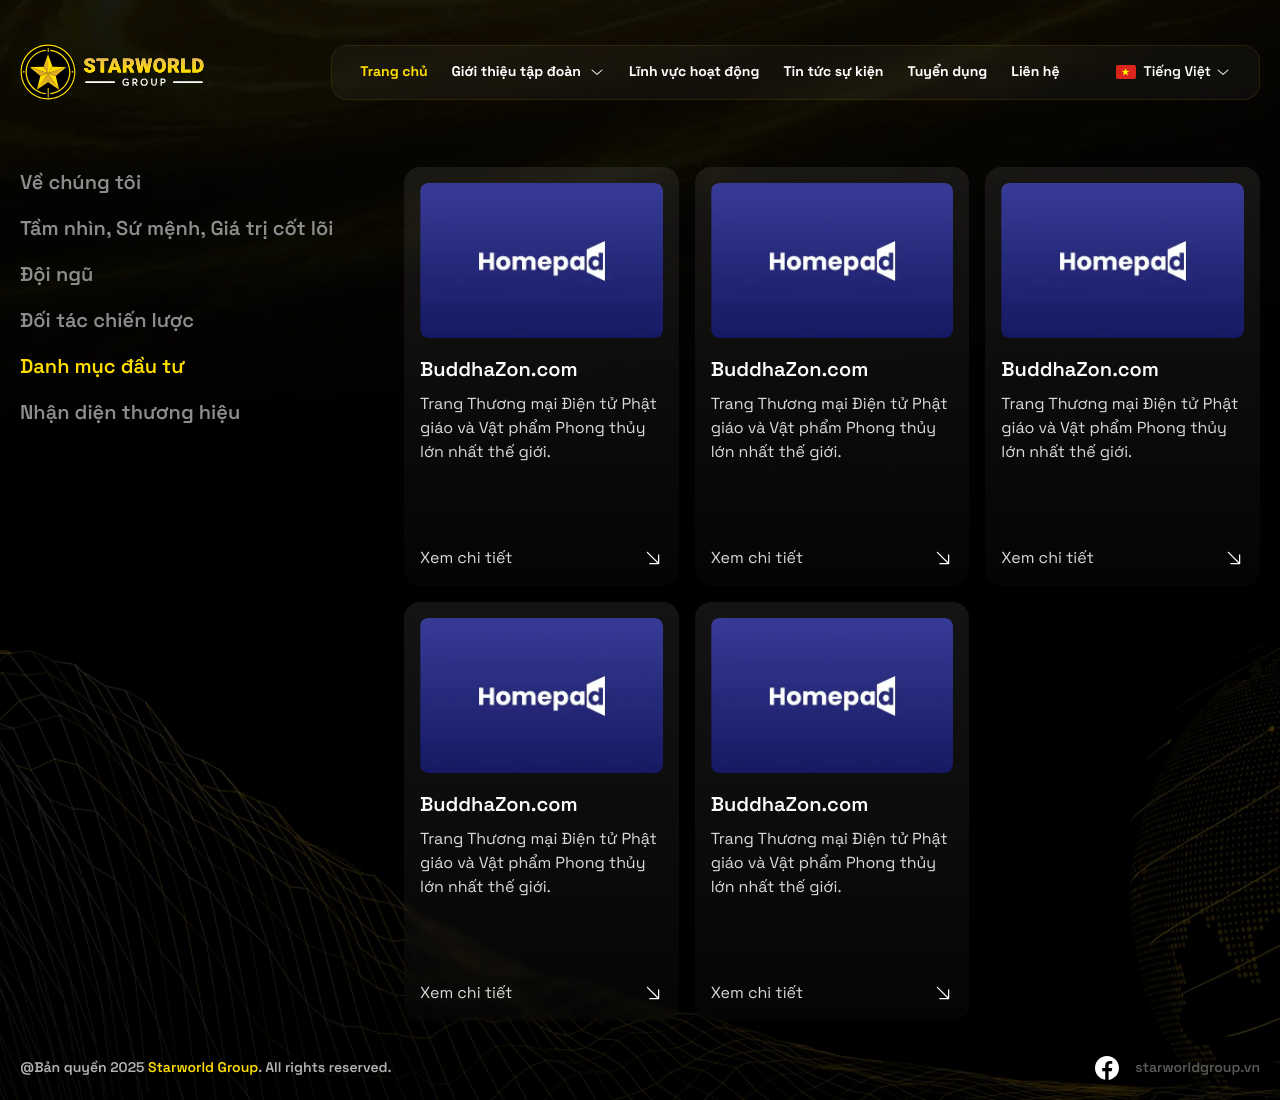
<file: invesment-portfolio.html>
<!doctype html>
<html lang="vi">
    <head>
        <meta charset="utf-8">
        <meta name="viewport" content="width=device-width, initial-scale=1">
        <meta name="theme-color" media="(prefers-color-scheme: light)" content="white">
        <meta name="theme-color" media="(prefers-color-scheme: dark)" content="black">
        <meta name="next-size-adjust" content="">
        
        <!-- favicon -->
        <link rel="shortcut icon" href="./images/favicon.ico" />
        <!-- end favicon -->
        <title>StarWorld Group</title>
        <!-- font -->
        <link rel="preconnect" href="https://fonts.googleapis.com">
        <link rel="preconnect" href="https://fonts.gstatic.com" crossorigin>
        <link href="https://fonts.googleapis.com/css2?family=Roboto:ital,wght@0,100..900;1,100..900&family=Space+Grotesk:wght@300..700&display=swap" rel="stylesheet">
        <!-- end font -->
       
        <meta name="description"
            content="Với niềm tin mãnh liệt vào sức mạnh của công nghệ và sự kết nối, Starworld Group không ngừng tìm kiếm những giải pháp sáng tạo nhằm “định hình lại tương lai” – mang đến trải nghiệm mới mẻ, chuyên nghiệp và giá trị hữu ích hơn cho khách hàng">
        <meta property="og:title" content="StarWorld Group">
        <meta property="og:description"
            content="Với niềm tin mãnh liệt vào sức mạnh của công nghệ và sự kết nối, Starworld Group không ngừng tìm kiếm những giải pháp sáng tạo nhằm “định hình lại tương lai” – mang đến trải nghiệm mới mẻ, chuyên nghiệp và giá trị hữu ích hơn cho khách hàng">
        <meta property="og:image" content="https://starworldgroup.vn/images/og-image.jpg">
        <meta property="og:image:width" content="640">
        <meta property="og:image:height" content="360">
        <meta property="og:image:alt" content="StarWorld Group">
        <meta name="twitter:card" content="summary_large_image">
        <meta name="twitter:title" content="StarWorld Group">
        <meta name="twitter:description"
            content="Với niềm tin mãnh liệt vào sức mạnh của công nghệ và sự kết nối, Starworld Group không ngừng tìm kiếm những giải pháp sáng tạo nhằm “định hình lại tương lai” – mang đến trải nghiệm mới mẻ, chuyên nghiệp và giá trị hữu ích hơn cho khách hàng">
        <meta name="twitter:image" content="https://starworldgroup.vn/images/og-image.jpg">
        <meta name="twitter:image:width" content="640">
        <meta name="twitter:image:height" content="360">
        <meta name="twitter:image:alt" content="StarWorld Group">
        <link rel="stylesheet" href="./css/style.css" />
        <script src="./lib/jquery/jquery-3.7.1.min.js"></script>
    </head>

    <body class="body">
        
        <!-- header -->
        <header id="header" class="header relative z-50 js__stickyHeader pt-24 pt-lg-0 w-full">
            <!-- pc -->
            <div class="d-3xl-block d-lg-none">
                <!-- navbar -->
                <div class="w-wrapper navbar d-3xl-flex w-full">
                    <div class="navbar-container w-1280 py-20 d-3xl-flex items-center justify-between gap-8">
                        <!-- logo -->
                        <div class="logo flex-0">
                            <a href="#" class="logo-link">
                                <img src="./images/svg/logo.svg" alt="">
                            </a>
                        </div>
                        <!-- end logo -->
                        <div class="navbar-right d-3xl-flex items-center justify-end">
                            <!-- menu -->
                            <ul class="navbar-menu w-full flex-1 d-3xl-flex items-center justify-end">
                                <!-- item -->
                                <li class="navbar-item active">
                                    <div class="navbar-item__heading d-3xl-flex items-center">
                                        <div class="navbar-item__title fs-14 text-white fw-bold">
                                            <a href="#" class="">Trang chủ</a>
                                        </div>
                                    </div>
                                </li>
                                <!-- end item -->
                                <!-- item -->
                                <li class="navbar-item">
                                    <div class="navbar-item__heading d-3xl-flex items-center">
                                        <div class="navbar-item__title fs-14 text-white fw-bold">
                                            <a href="#" class="">Giới thiệu tập đoàn</a>
                                        </div>
                                        <div class="navbar-item__icon">
                                            <img src="./images/svg/arrow-down-w.svg" alt="">
                                        </div>
                                    </div>
                                    <ul class="navbar-dropdown fs-16 text-white fw-400">
                                        <li class="navbar-dropdown__item">
                                            <a href="#">Về chúng tôi</a>
                                        </li>
                                        <li class="navbar-dropdown__item">
                                            <a href="#">Tầm nhìn, Sứ mệnh, Giá trị cốt lõi</a>
                                        </li>
                                        <li class="navbar-dropdown__item">
                                            <a href="#">Đội ngũ</a>
                                        </li>
                                        <li class="navbar-dropdown__item">
                                            <a href="#">Đối tác chiến lược</a>
                                        </li>
                                        <li class="navbar-dropdown__item">
                                            <a href="#">Danh mục đầu tư</a>
                                        </li>
                                        <li class="navbar-dropdown__item">
                                            <a href="#">Nhận diện thương hiệu</a>
                                        </li>
                                    </ul>
                                </li>
                                <!-- end item -->
                                <!-- item -->
                                <li class="navbar-item">
                                    <div class="navbar-item__heading d-3xl-flex items-center">
                                        <div class="navbar-item__title fs-14 text-white fw-bold">
                                            <a href="#" class="">Lĩnh vực hoạt động</a>
                                        </div>
                                    </div>
                                </li>
                                <!-- end item -->
                                <!-- item -->
                                <li class="navbar-item">
                                    <div class="navbar-item__heading d-3xl-flex items-center">
                                        <div class="navbar-item__title fs-14 text-white fw-bold">
                                            <a href="#" class="">Tin tức sự kiện</a>
                                        </div>
                                    </div>
                                </li>
                                <!-- end item -->
                                <!-- item -->
                                <li class="navbar-item">
                                    <div class="navbar-item__heading d-3xl-flex items-center">
                                        <div class="navbar-item__title fs-14 text-white fw-bold">
                                            <a href="#" class="">Tuyển dụng</a>
                                        </div>
                                    </div>
                                </li>
                                <!-- end item -->
                                <!-- item -->
                                <li class="navbar-item">
                                    <div class="navbar-item__heading d-3xl-flex items-center">
                                        <div class="navbar-item__title fs-14 text-white fw-bold">
                                            <a href="#" class="">Liên hệ</a>
                                        </div>
                                    </div>
                                </li>
                                <!-- end item -->
                                
                            </ul>
                            <!-- end menu -->
                            
                            <!-- language pc -->
                            <div class="language-pc flex-0 ml-32 ml-md-0">
                                <div class="language">
                                    <!-- language default -->
                                    <div class="language-default d-3xl-flex items-center">
                                        <div class="language-default__img flex-0 mr-4">
                                            <img src="./images/flag_vi.png" alt="">
                                        </div>
                                        <div class="language-default__text fs-14 text-white fw-600 mx-4 font-noto-sans">
                                            <span>Tiếng Việt</span>
                                        </div>
                                        <div class="language-default__icon icon-16">
                                            <img src="./images/svg/arrow-down-w.svg" alt="" class="language-arrow-down">
                                        </div>
                                    </div>
                                    <!-- end language default -->
                                    <ul class="language-list">
                                        <li class="language-item">
                                            <a href="#" class="language-item__link d-3xl-flex items-center">
                                                <div class="language-item__img flex-0 mr-8">
                                                    <img src="./images/flag_vi.png" alt="">
                                                </div>
                                                <div class="language-item__text fs-16 fw-400">
                                                    <span>Tiếng Việt</span>
                                                </div>
                                            </a>
                                        </li>
                                        <li class="language-item">
                                            <a href="#" class="language-item__link d-3xl-flex items-center">
                                                <div class="language-item__img flex-0 mr-8">
                                                    <img src="./images/flag_en.png" alt="">
                                                </div>
                                                <div class="language-item__text fs-16 fw-400">
                                                    <span>English</span>
                                                </div>
                                            </a>
                                        </li>
                                        
                                    </ul>
                                </div>
                            </div>
                            <!-- end language pc -->
                        </div>
                    </div>
                </div>
                <!-- end navbar -->
            </div>
            <!-- end pc -->

            <!-- mb -->
            <div class="d-3xl-none d-lg-block">
                <div class="header-mb px-20 relative z-30 pt-24">
                    <div class="header-mb__container w-1280 w-full d-3xl-flex items-center">
                        <!-- left -->
                        <div class="header-mb__left flex-0 d-3xl-flex items-center">
                            <a href="#" class="logo logo-mb">
                                <img src="./images/svg/logo.svg" alt="">
                            </a>

                        </div>
                        <!-- end left -->

                        <!-- right -->
                        <div class="header-mb__right flex-1 d-3xl-flex items-center justify-end">
                            <!-- social -->
                            <ul class="social-list d-3xl-flex items-center gap-8 flex-wrap">
                                <li class="social-item">
                                    <a href="#" class="social-item__link">
                                        <img src="./images/svg/fb-w-circle.svg" alt="">
                                    </a>
                                </li>
                            </ul>
                            <!-- end social -->
                        
                            <!-- sub menu -->
                            <div class="sub-menu-mb-wrapper js__subMenuContainer">
                                <div class="icon-bar js__clickShowMenuMb">
                                    <img src="./images/svg/bar-fa.svg" alt="" loading="lazy">
                                </div>
                                <div class="sub-menu-mb js__subMenuMb">
                                    <div class="sub-menu-mb__close js__closeSubMenuMb d-3xl-flex items-center">
                                        <img src="./images/svg/close-fa.svg" alt="" loading="lazy">
                                    </div>

                                    <div class="sub-menu-mb__container px-15 pb-32 pt-10 scroll">
                                        <ul class="sub-menu-mb__list js__subMenuMbContainer">
                                            <!-- item -->
                                            <li class="sub-menu-mb__item js__subMenuMbItem">
                                                <!-- heading -->
                                                <div class="sub-menu-mb__heading d-3xl-flex items-center justify-between js__showSubMenuMbItem">
                                                    <div class="link flex-1 fs-16 fw-600">
                                                        Trang chủ
                                                    </div>
                                                    <div class="arrow-icon flex-0 icon-16 ">
                                                        <img src="./images/svg/arrow-down-w.svg" alt="">
                                                    </div>
                                                </div>
                                                <!-- end heading -->

                                                <!-- dropwdown -->
                                                <div class="sub-menu-mb__dropdown fs-14 fw-600 text-gray-21">
                                                    <a href="#" class="link d-3xl-flex flex-1">Phật đản</a>
                                                    <a href="#" class="link d-3xl-flex flex-1">Phật thành đạo</a>
                                                    <a href="#" class="link d-3xl-flex flex-1">Công hạnh Đức Phật</a>
                                                </div>
                                                <!-- end dropwdown -->
                                            </li>
                                            <!-- end item -->
                                            <!-- item -->
                                            <li class="sub-menu-mb__item js__subMenuMbItem">
                                                <!-- heading -->
                                                <div class="sub-menu-mb__heading d-3xl-flex items-center justify-between js__showSubMenuMbItem">
                                                    <div class="link flex-1 fs-16 fw-600">
                                                        Trang chủ
                                                    </div>
                                                    <div class="arrow-icon flex-0 icon-16 ">
                                                        <img src="./images/svg/arrow-down-w.svg" alt="">
                                                    </div>
                                                </div>
                                                <!-- end heading -->

                                                <!-- dropwdown -->
                                                <div class="sub-menu-mb__dropdown fs-14 fw-600 text-gray-21">
                                                    <a href="#" class="link d-3xl-flex flex-1">Phật đản</a>
                                                    <a href="#" class="link d-3xl-flex flex-1">Phật thành đạo</a>
                                                    <a href="#" class="link d-3xl-flex flex-1">Công hạnh Đức Phật</a>
                                                </div>
                                                <!-- end dropwdown -->
                                            </li>
                                            <!-- end item -->
                                            <!-- item -->
                                            <li class="sub-menu-mb__item js__subMenuMbItem">
                                                <!-- heading -->
                                                <div class="sub-menu-mb__heading d-3xl-flex items-center justify-between js__showSubMenuMbItem">
                                                    <div class="link flex-1 fs-16 fw-600">
                                                        Trang chủ
                                                    </div>
                                                    <div class="arrow-icon flex-0 icon-16 ">
                                                        <img src="./images/svg/arrow-down-w.svg" alt="">
                                                    </div>
                                                </div>
                                                <!-- end heading -->

                                                <!-- dropwdown -->
                                                <div class="sub-menu-mb__dropdown fs-14 fw-600 text-gray-21">
                                                    <a href="#" class="link d-3xl-flex flex-1">Phật đản</a>
                                                    <a href="#" class="link d-3xl-flex flex-1">Phật thành đạo</a>
                                                    <a href="#" class="link d-3xl-flex flex-1">Công hạnh Đức Phật</a>
                                                </div>
                                                <!-- end dropwdown -->
                                            </li>
                                            <!-- end item -->
                                            <!-- item -->
                                            <li class="sub-menu-mb__item js__subMenuMbItem">
                                                <!-- heading -->
                                                <div class="sub-menu-mb__heading d-3xl-flex items-center justify-between js__showSubMenuMbItem">
                                                    <div class="link flex-1 fs-16 fw-600">
                                                        Trang chủ
                                                    </div>
                                                    <div class="arrow-icon flex-0 icon-16 ">
                                                        <img src="./images/svg/arrow-down-w.svg" alt="">
                                                    </div>
                                                </div>
                                                <!-- end heading -->

                                                <!-- dropwdown -->
                                                <div class="sub-menu-mb__dropdown fs-14 fw-600 text-gray-21">
                                                    <a href="#" class="link d-3xl-flex flex-1">Phật đản</a>
                                                    <a href="#" class="link d-3xl-flex flex-1">Phật thành đạo</a>
                                                    <a href="#" class="link d-3xl-flex flex-1">Công hạnh Đức Phật</a>
                                                </div>
                                                <!-- end dropwdown -->
                                            </li>
                                            <!-- end item -->
                                            
                                        </ul>
                                        <!-- language mb -->
                                        <div class="language-mb flex-0 mt-20">
                                            <div class="language">
                                                <!-- language default -->
                                                <div class="language-default d-3xl-flex items-center">
                                                    <div class="language-default__img flex-0 mr-4">
                                                        <img src="./images/flag_vi.png" alt="">
                                                    </div>
                                                    <div class="language-default__text fs-14 text-white fw-600 mx-4 font-noto-sans">
                                                        <span>Tiếng Việt</span>
                                                    </div>
                                                    <div class="language-default__icon icon-16">
                                                        <img src="./images/svg/arrow-down-w.svg" alt="" class="language-arrow-down">
                                                    </div>
                                                </div>
                                                <!-- end language default -->
                                                <ul class="language-list">
                                                    <li class="language-item">
                                                        <a href="#" class="language-item__link d-3xl-flex items-center">
                                                            <div class="language-item__img flex-0 mr-8">
                                                                <img src="./images/flag_vi.png" alt="">
                                                            </div>
                                                            <div class="language-item__text fs-16 fw-400">
                                                                <span>Tiếng Việt</span>
                                                            </div>
                                                        </a>
                                                    </li>
                                                    <li class="language-item">
                                                        <a href="#" class="language-item__link d-3xl-flex items-center">
                                                            <div class="language-item__img flex-0 mr-8">
                                                                <img src="./images/flag_en.png" alt="">
                                                            </div>
                                                            <div class="language-item__text fs-16 fw-400">
                                                                <span>English</span>
                                                            </div>
                                                        </a>
                                                    </li>
                                                    
                                                </ul>
                                            </div>
                                        </div>          
                                        <!-- end language mb -->
                                    </div>
                                </div>
                            </div>
                            <!-- end sub menu -->
                        </div>                                                                                      
                        <!-- end right -->
                    </div>                              
                </div>
            </div>
            <!-- end mb -->
        </header>
        <!-- end header -->
       
        <!-- main -->
        <main id="main" class="main">
            <!-- primary -->
            <section class="portfolio-primary relative z-20 over-hidden mt-32 mt-md-20 w-wrapper px-sm-20">
                <div class="portfolio-primary__container w-1280 relative py-15">
                    <div class="portfolio-primary__content block-primary">
                        <!-- left -->
                        <div class="portfolio-primary__left block-primary__left d-lg-none">
                            <ul class="side-list">
                                <li class="side-item fs-20 text-gray-8c fw-600 mb-16">
                                    <a href="#" class="side-link">Về chúng tôi</a>
                                </li>
                                <li class="side-item fs-20 text-gray-8c fw-600 mb-16">
                                    <a href="#" class="side-link">Tầm nhìn, Sứ mệnh, Giá trị cốt lõi</a>
                                </li>
                                <li class="side-item fs-20 text-gray-8c fw-600 mb-16">
                                    <a href="#" class="side-link">Đội ngũ</a>
                                </li>
                                <li class="side-item fs-20 text-gray-8c fw-600 mb-16">
                                    <a href="#" class="side-link">Đối tác chiến lược</a>
                                </li>
                                <li class="side-item active fs-20 text-gray-8c fw-600 mb-16">
                                    <a href="#" class="side-link">Danh mục đầu tư</a>
                                </li>
                                <li class="side-item fs-20 text-gray-8c fw-600 mb-16">
                                    <a href="#" class="side-link">Nhận diện thương hiệu</a>
                                </li>
                            </ul>
                        </div>
                        <!-- end left -->
                        <!-- right -->
                        <div class="portfolio-primary__right block-primary__right">
                        
                            <!-- content -->
                            <div class="right-content">
                                <!-- article list -->
                                <div class="article-list d-3xl-grid col-3 gap-16 d-sm-block">
                                    <!-- article -->
                                    <div class="article mb-sm-15">
                                        <!-- img -->
                                        <div class="article-img over-hidden border-8">
                                            <a href="#" class="ratio-164x256 over-hidden border-8">
                                                <img src="./images/webp/img-homepad.webp" alt="" class="">
                                            </a>
                                        </div>
                                        <!-- end img -->
                                        <!-- content -->
                                        <div class="article-content mt-16">
                                            <h3 class="article-title fs-20 fw-600 text-gray-fc w-full">
                                                <a href="#">BuddhaZon.com</a>
                                            </h3>
                                            <div class="article-des fs-16 fw-400 text-w-d9 mt-8 w-full">
                                                <p>Trang Thương mại Điện tử Phật giáo và Vật phẩm Phong thủy lớn nhất thế giới.</p>
                                            </div>
                                            <a href="#" class="article-detail d-3xl-flex items-center justify-between">
                                                <span class="text fs-16 text-w-d9 fw-400">Xem chi tiết</span>
                                                <div class="icon icon-20 flex-0 ml-4">
                                                    <img src="./images/svg/arrow-down-w-angle-45.svg" alt="">
                                                </div>
                                            </a>
                                        </div>
                                        <!-- end content -->
                                    </div>
                                    <!-- end article -->
                                    <!-- article -->
                                    <div class="article mb-sm-15">
                                        <!-- img -->
                                        <div class="article-img over-hidden border-8">
                                            <a href="#" class="ratio-164x256 over-hidden border-8">
                                                <img src="./images/webp/img-homepad.webp" alt="" class="">
                                            </a>
                                        </div>
                                        <!-- end img -->
                                        <!-- content -->
                                        <div class="article-content mt-16">
                                            <h3 class="article-title fs-20 fw-600 text-gray-fc w-full">
                                                <a href="#">BuddhaZon.com</a>
                                            </h3>
                                            <div class="article-des fs-16 fw-400 text-w-d9 mt-8 w-full">
                                                <p>Trang Thương mại Điện tử Phật giáo và Vật phẩm Phong thủy lớn nhất thế giới.</p>
                                            </div>
                                            <a href="#" class="article-detail d-3xl-flex items-center justify-between">
                                                <span class="text fs-16 text-w-d9 fw-400">Xem chi tiết</span>
                                                <div class="icon icon-20 flex-0 ml-4">
                                                    <img src="./images/svg/arrow-down-w-angle-45.svg" alt="">
                                                </div>
                                            </a>
                                        </div>
                                        <!-- end content -->
                                    </div>
                                    <!-- end article -->
                                    <!-- article -->
                                    <div class="article mb-sm-15">
                                        <!-- img -->
                                        <div class="article-img over-hidden border-8">
                                            <a href="#" class="ratio-164x256 over-hidden border-8">
                                                <img src="./images/webp/img-homepad.webp" alt="" class="">
                                            </a>
                                        </div>
                                        <!-- end img -->
                                        <!-- content -->
                                        <div class="article-content mt-16">
                                            <h3 class="article-title fs-20 fw-600 text-gray-fc w-full">
                                                <a href="#">BuddhaZon.com</a>
                                            </h3>
                                            <div class="article-des fs-16 fw-400 text-w-d9 mt-8 w-full">
                                                <p>Trang Thương mại Điện tử Phật giáo và Vật phẩm Phong thủy lớn nhất thế giới.</p>
                                            </div>
                                            <a href="#" class="article-detail d-3xl-flex items-center justify-between">
                                                <span class="text fs-16 text-w-d9 fw-400">Xem chi tiết</span>
                                                <div class="icon icon-20 flex-0 ml-4">
                                                    <img src="./images/svg/arrow-down-w-angle-45.svg" alt="">
                                                </div>
                                            </a>
                                        </div>
                                        <!-- end content -->
                                    </div>
                                    <!-- end article -->
                                    <!-- article -->
                                    <div class="article mb-sm-15">
                                        <!-- img -->
                                        <div class="article-img over-hidden border-8">
                                            <a href="#" class="ratio-164x256 over-hidden border-8">
                                                <img src="./images/webp/img-homepad.webp" alt="" class="">
                                            </a>
                                        </div>
                                        <!-- end img -->
                                        <!-- content -->
                                        <div class="article-content mt-16">
                                            <h3 class="article-title fs-20 fw-600 text-gray-fc w-full">
                                                <a href="#">BuddhaZon.com</a>
                                            </h3>
                                            <div class="article-des fs-16 fw-400 text-w-d9 mt-8 w-full">
                                                <p>Trang Thương mại Điện tử Phật giáo và Vật phẩm Phong thủy lớn nhất thế giới.</p>
                                            </div>
                                            <a href="#" class="article-detail d-3xl-flex items-center justify-between">
                                                <span class="text fs-16 text-w-d9 fw-400">Xem chi tiết</span>
                                                <div class="icon icon-20 flex-0 ml-4">
                                                    <img src="./images/svg/arrow-down-w-angle-45.svg" alt="">
                                                </div>
                                            </a>
                                        </div>
                                        <!-- end content -->
                                    </div>
                                    <!-- end article -->
                                    <!-- article -->
                                    <div class="article mb-sm-15">
                                        <!-- img -->
                                        <div class="article-img over-hidden border-8">
                                            <a href="#" class="ratio-164x256 over-hidden border-8">
                                                <img src="./images/webp/img-homepad.webp" alt="" class="">
                                            </a>
                                        </div>
                                        <!-- end img -->
                                        <!-- content -->
                                        <div class="article-content mt-16">
                                            <h3 class="article-title fs-20 fw-600 text-gray-fc w-full">
                                                <a href="#">BuddhaZon.com</a>
                                            </h3>
                                            <div class="article-des fs-16 fw-400 text-w-d9 mt-8 w-full">
                                                <p>Trang Thương mại Điện tử Phật giáo và Vật phẩm Phong thủy lớn nhất thế giới.</p>
                                            </div>
                                            <a href="#" class="article-detail d-3xl-flex items-center justify-between">
                                                <span class="text fs-16 text-w-d9 fw-400">Xem chi tiết</span>
                                                <div class="icon icon-20 flex-0 ml-4">
                                                    <img src="./images/svg/arrow-down-w-angle-45.svg" alt="">
                                                </div>
                                            </a>
                                        </div>
                                        <!-- end content -->
                                    </div>
                                    <!-- end article -->
                                    
                                   
                                </div>
                                <!-- end article list -->
                            </div>
                            <!-- end content -->
                        </div>
                        <!-- end right -->
                    </div>
                </div>
            </section>
            <!-- end primary -->

        </main>
        <!-- end main -->
        <!-- footer -->
        <footer id="footer" class="footer w-full">
            <section class="footer-primary relative z-20 over-hidden p-20 w-full">
                <div class="footer-primary__container w-1280 relative">
                    <!-- bot -->
                    <div class="footer-primary__bot d-3xl-flex items-center justify-between fs-14 fw-600">
                        <p class="bot-text text-w-07">@Bản quyền 2025 <a href="#" class="bot-text__link text-yellow-ff">Starworld Group</a>. <span class="bot-text-2">All rights reserved.</span></p>
                        <a href="#" class="d-3xl-flex d-md-none items-center text-gray-59">
                            <div class="flex-0 mr-16 icon-24">
                                <img src="./images/svg/fb-w-circle.svg" alt="">
                            </div>
                            <p>starworldgroup.vn</p>
                        </a>
                    </div>
                    <!-- end bot -->
                </div>
            </section>
        </footer>
        <!-- end footer -->
        <script src="./lib/embla/embla-carousel.umd.js"></script>
        <script src="./js/main.js"></script>

    </body>
</html>
</file>
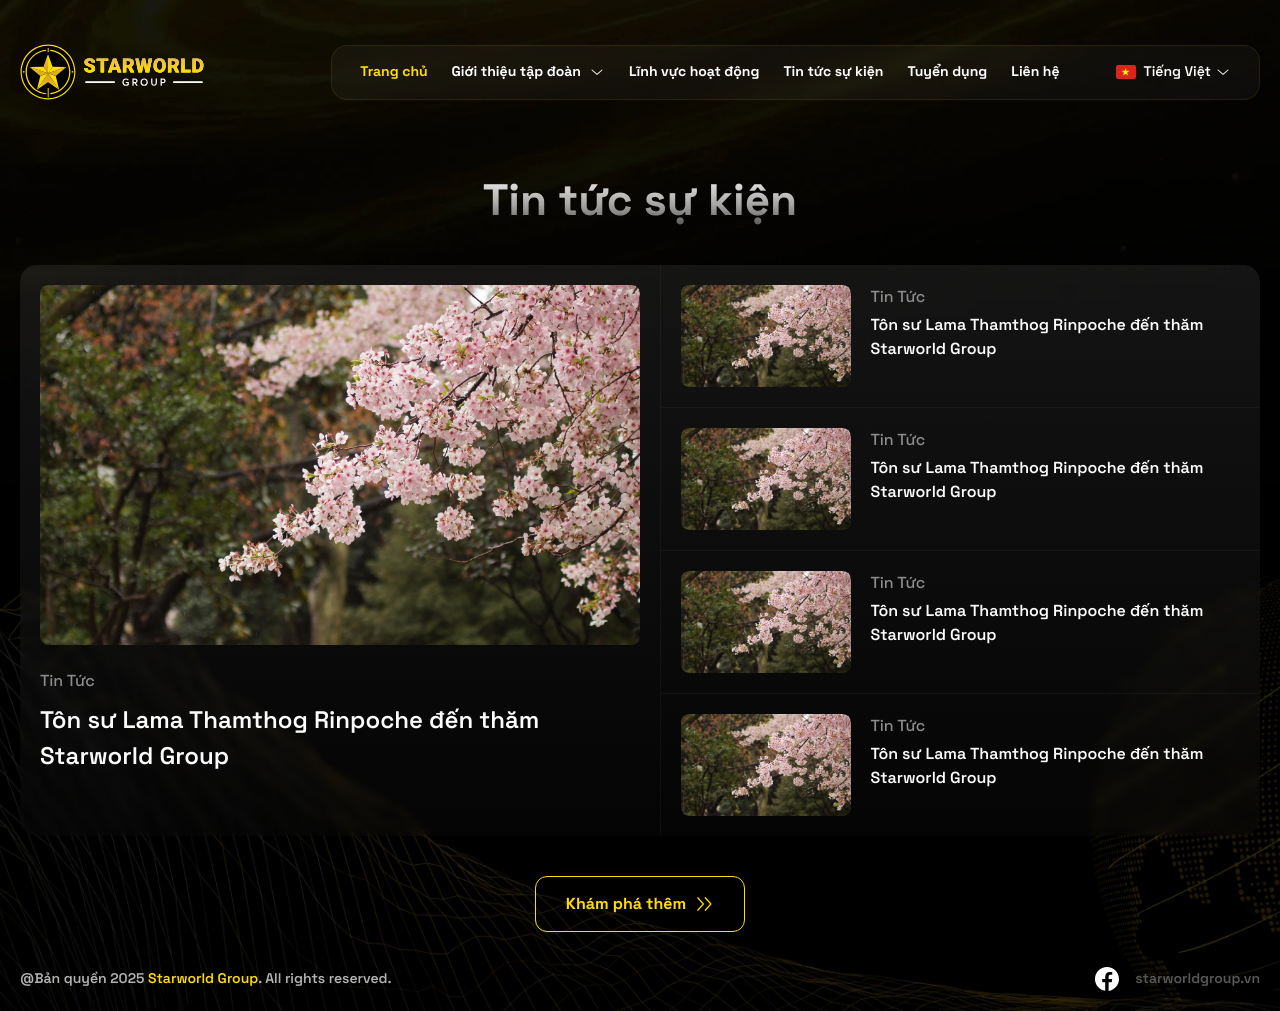
<file: news.html>
<!doctype html>
<html lang="vi">
    <head>
        <meta charset="utf-8">
        <meta name="viewport" content="width=device-width, initial-scale=1">
        <meta name="theme-color" media="(prefers-color-scheme: light)" content="white">
        <meta name="theme-color" media="(prefers-color-scheme: dark)" content="black">
        <meta name="next-size-adjust" content="">
        
        <!-- favicon -->
        <link rel="shortcut icon" href="./images/favicon.ico" />
        <!-- end favicon -->
        <title>StarWorld Group</title>
        <!-- font -->
        <link rel="preconnect" href="https://fonts.googleapis.com">
        <link rel="preconnect" href="https://fonts.gstatic.com" crossorigin>
        <link href="https://fonts.googleapis.com/css2?family=Roboto:ital,wght@0,100..900;1,100..900&family=Space+Grotesk:wght@300..700&display=swap" rel="stylesheet">
        <!-- end font -->
       
        <meta name="description"
            content="Với niềm tin mãnh liệt vào sức mạnh của công nghệ và sự kết nối, Starworld Group không ngừng tìm kiếm những giải pháp sáng tạo nhằm “định hình lại tương lai” – mang đến trải nghiệm mới mẻ, chuyên nghiệp và giá trị hữu ích hơn cho khách hàng">
        <meta property="og:title" content="StarWorld Group">
        <meta property="og:description"
            content="Với niềm tin mãnh liệt vào sức mạnh của công nghệ và sự kết nối, Starworld Group không ngừng tìm kiếm những giải pháp sáng tạo nhằm “định hình lại tương lai” – mang đến trải nghiệm mới mẻ, chuyên nghiệp và giá trị hữu ích hơn cho khách hàng">
        <meta property="og:image" content="https://starworldgroup.vn/images/og-image.jpg">
        <meta property="og:image:width" content="640">
        <meta property="og:image:height" content="360">
        <meta property="og:image:alt" content="StarWorld Group">
        <meta name="twitter:card" content="summary_large_image">
        <meta name="twitter:title" content="StarWorld Group">
        <meta name="twitter:description"
            content="Với niềm tin mãnh liệt vào sức mạnh của công nghệ và sự kết nối, Starworld Group không ngừng tìm kiếm những giải pháp sáng tạo nhằm “định hình lại tương lai” – mang đến trải nghiệm mới mẻ, chuyên nghiệp và giá trị hữu ích hơn cho khách hàng">
        <meta name="twitter:image" content="https://starworldgroup.vn/images/og-image.jpg">
        <meta name="twitter:image:width" content="640">
        <meta name="twitter:image:height" content="360">
        <meta name="twitter:image:alt" content="StarWorld Group">
        <link rel="stylesheet" href="./css/style.css" />
        <script src="./lib/jquery/jquery-3.7.1.min.js"></script>
    </head>

    <body class="body">
        
        <!-- header -->
        <header id="header" class="header relative z-50 js__stickyHeader pt-24 pt-lg-0 w-full">
            <!-- pc -->
            <div class="d-3xl-block d-lg-none">
                <!-- navbar -->
                <div class="w-wrapper navbar d-3xl-flex w-full">
                    <div class="navbar-container w-1280 py-20 d-3xl-flex items-center justify-between gap-8">
                        <!-- logo -->
                        <div class="logo flex-0">
                            <a href="#" class="logo-link">
                                <img src="./images/svg/logo.svg" alt="">
                            </a>
                        </div>
                        <!-- end logo -->
                        <div class="navbar-right d-3xl-flex items-center justify-end">
                            <!-- menu -->
                            <ul class="navbar-menu w-full flex-1 d-3xl-flex items-center justify-end">
                                <!-- item -->
                                <li class="navbar-item active">
                                    <div class="navbar-item__heading d-3xl-flex items-center">
                                        <div class="navbar-item__title fs-14 text-white fw-bold">
                                            <a href="#" class="">Trang chủ</a>
                                        </div>
                                    </div>
                                </li>
                                <!-- end item -->
                                <!-- item -->
                                <li class="navbar-item">
                                    <div class="navbar-item__heading d-3xl-flex items-center">
                                        <div class="navbar-item__title fs-14 text-white fw-bold">
                                            <a href="#" class="">Giới thiệu tập đoàn</a>
                                        </div>
                                        <div class="navbar-item__icon">
                                            <img src="./images/svg/arrow-down-w.svg" alt="">
                                        </div>
                                    </div>
                                    <ul class="navbar-dropdown fs-16 text-white fw-400">
                                        <li class="navbar-dropdown__item">
                                            <a href="#">Về chúng tôi</a>
                                        </li>
                                        <li class="navbar-dropdown__item">
                                            <a href="#">Tầm nhìn, Sứ mệnh, Giá trị cốt lõi</a>
                                        </li>
                                        <li class="navbar-dropdown__item">
                                            <a href="#">Đội ngũ</a>
                                        </li>
                                        <li class="navbar-dropdown__item">
                                            <a href="#">Đối tác chiến lược</a>
                                        </li>
                                        <li class="navbar-dropdown__item">
                                            <a href="#">Danh mục đầu tư</a>
                                        </li>
                                        <li class="navbar-dropdown__item">
                                            <a href="#">Nhận diện thương hiệu</a>
                                        </li>
                                    </ul>
                                </li>
                                <!-- end item -->
                                <!-- item -->
                                <li class="navbar-item">
                                    <div class="navbar-item__heading d-3xl-flex items-center">
                                        <div class="navbar-item__title fs-14 text-white fw-bold">
                                            <a href="#" class="">Lĩnh vực hoạt động</a>
                                        </div>
                                    </div>
                                </li>
                                <!-- end item -->
                                <!-- item -->
                                <li class="navbar-item">
                                    <div class="navbar-item__heading d-3xl-flex items-center">
                                        <div class="navbar-item__title fs-14 text-white fw-bold">
                                            <a href="#" class="">Tin tức sự kiện</a>
                                        </div>
                                    </div>
                                </li>
                                <!-- end item -->
                                <!-- item -->
                                <li class="navbar-item">
                                    <div class="navbar-item__heading d-3xl-flex items-center">
                                        <div class="navbar-item__title fs-14 text-white fw-bold">
                                            <a href="#" class="">Tuyển dụng</a>
                                        </div>
                                    </div>
                                </li>
                                <!-- end item -->
                                <!-- item -->
                                <li class="navbar-item">
                                    <div class="navbar-item__heading d-3xl-flex items-center">
                                        <div class="navbar-item__title fs-14 text-white fw-bold">
                                            <a href="#" class="">Liên hệ</a>
                                        </div>
                                    </div>
                                </li>
                                <!-- end item -->
                                
                            </ul>
                            <!-- end menu -->
                            
                            <!-- language pc -->
                            <div class="language-pc flex-0 ml-32 ml-md-0">
                                <div class="language">
                                    <!-- language default -->
                                    <div class="language-default d-3xl-flex items-center">
                                        <div class="language-default__img flex-0 mr-4">
                                            <img src="./images/flag_vi.png" alt="">
                                        </div>
                                        <div class="language-default__text fs-14 text-white fw-600 mx-4 font-noto-sans">
                                            <span>Tiếng Việt</span>
                                        </div>
                                        <div class="language-default__icon icon-16">
                                            <img src="./images/svg/arrow-down-w.svg" alt="" class="language-arrow-down">
                                        </div>
                                    </div>
                                    <!-- end language default -->
                                    <ul class="language-list">
                                        <li class="language-item">
                                            <a href="#" class="language-item__link d-3xl-flex items-center">
                                                <div class="language-item__img flex-0 mr-8">
                                                    <img src="./images/flag_vi.png" alt="">
                                                </div>
                                                <div class="language-item__text fs-16 fw-400">
                                                    <span>Tiếng Việt</span>
                                                </div>
                                            </a>
                                        </li>
                                        <li class="language-item">
                                            <a href="#" class="language-item__link d-3xl-flex items-center">
                                                <div class="language-item__img flex-0 mr-8">
                                                    <img src="./images/flag_en.png" alt="">
                                                </div>
                                                <div class="language-item__text fs-16 fw-400">
                                                    <span>English</span>
                                                </div>
                                            </a>
                                        </li>
                                        
                                    </ul>
                                </div>
                            </div>
                            <!-- end language pc -->
                        </div>
                    </div>
                </div>
                <!-- end navbar -->
            </div>
            <!-- end pc -->

            <!-- mb -->
            <div class="d-3xl-none d-lg-block">
                <div class="header-mb px-20 relative z-30 pt-24">
                    <div class="header-mb__container w-1280 w-full d-3xl-flex items-center">
                        <!-- left -->
                        <div class="header-mb__left flex-0 d-3xl-flex items-center">
                            <a href="#" class="logo logo-mb">
                                <img src="./images/svg/logo.svg" alt="">
                            </a>

                        </div>
                        <!-- end left -->

                        <!-- right -->
                        <div class="header-mb__right flex-1 d-3xl-flex items-center justify-end">
                            <!-- social -->
                            <ul class="social-list d-3xl-flex items-center gap-8 flex-wrap">
                                <li class="social-item">
                                    <a href="#" class="social-item__link">
                                        <img src="./images/svg/fb-w-circle.svg" alt="">
                                    </a>
                                </li>
                            </ul>
                            <!-- end social -->
                        
                            <!-- sub menu -->
                            <div class="sub-menu-mb-wrapper js__subMenuContainer">
                                <div class="icon-bar js__clickShowMenuMb">
                                    <img src="./images/svg/bar-fa.svg" alt="" loading="lazy">
                                </div>
                                <div class="sub-menu-mb js__subMenuMb">
                                    <div class="sub-menu-mb__close js__closeSubMenuMb d-3xl-flex items-center">
                                        <img src="./images/svg/close-fa.svg" alt="" loading="lazy">
                                    </div>

                                    <div class="sub-menu-mb__container px-15 pb-32 pt-10 scroll">
                                        <ul class="sub-menu-mb__list js__subMenuMbContainer">
                                            <!-- item -->
                                            <li class="sub-menu-mb__item js__subMenuMbItem">
                                                <!-- heading -->
                                                <div class="sub-menu-mb__heading d-3xl-flex items-center justify-between js__showSubMenuMbItem">
                                                    <div class="link flex-1 fs-16 fw-600">
                                                        Trang chủ
                                                    </div>
                                                    <div class="arrow-icon flex-0 icon-16 ">
                                                        <img src="./images/svg/arrow-down-w.svg" alt="">
                                                    </div>
                                                </div>
                                                <!-- end heading -->

                                                <!-- dropwdown -->
                                                <div class="sub-menu-mb__dropdown fs-14 fw-600 text-gray-21">
                                                    <a href="#" class="link d-3xl-flex flex-1">Phật đản</a>
                                                    <a href="#" class="link d-3xl-flex flex-1">Phật thành đạo</a>
                                                    <a href="#" class="link d-3xl-flex flex-1">Công hạnh Đức Phật</a>
                                                </div>
                                                <!-- end dropwdown -->
                                            </li>
                                            <!-- end item -->
                                            <!-- item -->
                                            <li class="sub-menu-mb__item js__subMenuMbItem">
                                                <!-- heading -->
                                                <div class="sub-menu-mb__heading d-3xl-flex items-center justify-between js__showSubMenuMbItem">
                                                    <div class="link flex-1 fs-16 fw-600">
                                                        Trang chủ
                                                    </div>
                                                    <div class="arrow-icon flex-0 icon-16 ">
                                                        <img src="./images/svg/arrow-down-w.svg" alt="">
                                                    </div>
                                                </div>
                                                <!-- end heading -->

                                                <!-- dropwdown -->
                                                <div class="sub-menu-mb__dropdown fs-14 fw-600 text-gray-21">
                                                    <a href="#" class="link d-3xl-flex flex-1">Phật đản</a>
                                                    <a href="#" class="link d-3xl-flex flex-1">Phật thành đạo</a>
                                                    <a href="#" class="link d-3xl-flex flex-1">Công hạnh Đức Phật</a>
                                                </div>
                                                <!-- end dropwdown -->
                                            </li>
                                            <!-- end item -->
                                            <!-- item -->
                                            <li class="sub-menu-mb__item js__subMenuMbItem">
                                                <!-- heading -->
                                                <div class="sub-menu-mb__heading d-3xl-flex items-center justify-between js__showSubMenuMbItem">
                                                    <div class="link flex-1 fs-16 fw-600">
                                                        Trang chủ
                                                    </div>
                                                    <div class="arrow-icon flex-0 icon-16 ">
                                                        <img src="./images/svg/arrow-down-w.svg" alt="">
                                                    </div>
                                                </div>
                                                <!-- end heading -->

                                                <!-- dropwdown -->
                                                <div class="sub-menu-mb__dropdown fs-14 fw-600 text-gray-21">
                                                    <a href="#" class="link d-3xl-flex flex-1">Phật đản</a>
                                                    <a href="#" class="link d-3xl-flex flex-1">Phật thành đạo</a>
                                                    <a href="#" class="link d-3xl-flex flex-1">Công hạnh Đức Phật</a>
                                                </div>
                                                <!-- end dropwdown -->
                                            </li>
                                            <!-- end item -->
                                            <!-- item -->
                                            <li class="sub-menu-mb__item js__subMenuMbItem">
                                                <!-- heading -->
                                                <div class="sub-menu-mb__heading d-3xl-flex items-center justify-between js__showSubMenuMbItem">
                                                    <div class="link flex-1 fs-16 fw-600">
                                                        Trang chủ
                                                    </div>
                                                    <div class="arrow-icon flex-0 icon-16 ">
                                                        <img src="./images/svg/arrow-down-w.svg" alt="">
                                                    </div>
                                                </div>
                                                <!-- end heading -->

                                                <!-- dropwdown -->
                                                <div class="sub-menu-mb__dropdown fs-14 fw-600 text-gray-21">
                                                    <a href="#" class="link d-3xl-flex flex-1">Phật đản</a>
                                                    <a href="#" class="link d-3xl-flex flex-1">Phật thành đạo</a>
                                                    <a href="#" class="link d-3xl-flex flex-1">Công hạnh Đức Phật</a>
                                                </div>
                                                <!-- end dropwdown -->
                                            </li>
                                            <!-- end item -->
                                            
                                        </ul>
                                        <!-- language mb -->
                                        <div class="language-mb flex-0 mt-20">
                                            <div class="language">
                                                <!-- language default -->
                                                <div class="language-default d-3xl-flex items-center">
                                                    <div class="language-default__img flex-0 mr-4">
                                                        <img src="./images/flag_vi.png" alt="">
                                                    </div>
                                                    <div class="language-default__text fs-14 text-white fw-600 mx-4 font-noto-sans">
                                                        <span>Tiếng Việt</span>
                                                    </div>
                                                    <div class="language-default__icon icon-16">
                                                        <img src="./images/svg/arrow-down-w.svg" alt="" class="language-arrow-down">
                                                    </div>
                                                </div>
                                                <!-- end language default -->
                                                <ul class="language-list">
                                                    <li class="language-item">
                                                        <a href="#" class="language-item__link d-3xl-flex items-center">
                                                            <div class="language-item__img flex-0 mr-8">
                                                                <img src="./images/flag_vi.png" alt="">
                                                            </div>
                                                            <div class="language-item__text fs-16 fw-400">
                                                                <span>Tiếng Việt</span>
                                                            </div>
                                                        </a>
                                                    </li>
                                                    <li class="language-item">
                                                        <a href="#" class="language-item__link d-3xl-flex items-center">
                                                            <div class="language-item__img flex-0 mr-8">
                                                                <img src="./images/flag_en.png" alt="">
                                                            </div>
                                                            <div class="language-item__text fs-16 fw-400">
                                                                <span>English</span>
                                                            </div>
                                                        </a>
                                                    </li>
                                                    
                                                </ul>
                                            </div>
                                        </div>          
                                        <!-- end language mb -->
                                    </div>
                                </div>
                            </div>
                            <!-- end sub menu -->
                        </div>                                                                                      
                        <!-- end right -->
                    </div>                              
                </div>
            </div>
            <!-- end mb -->
        </header>
        <!-- end header -->
       
        <!-- main -->
        <main id="main" class="main">
            <!-- primary -->
            <section class="cate-primary relative z-20 over-hidden mt-32 mt-md-20 w-wrapper px-sm-20">
                <div class="cate-primary__container w-1280 w-md-500 relative py-15">
                    <!-- heading -->
                    <h1 class="heading-secondary__title text-center"><span>Tin tức sự kiện</span></h1>
                    <!-- end heading -->
                    <!-- content -->
                    <div class="cate-primary__content mt-32 mt-md-20 d-3xl-flex d-md-block">
                        <!-- large -->
                        <div class="article-large flex-1 p-20">
                            <!-- img -->
                            <div class="article-img over-hidden border-8">
                                <a href="#" class="ratio-15x9 over-hidden border-8">
                                    <img src="./images/2.jpg" alt="" class="">
                                </a>
                            </div>
                            <!-- end img -->
                            <!-- content -->
                            <div class="article-content mt-24">
                                <div class="article-cate fs-16 text-gray-8c fw-500">
                                    <a href="#">Tin Tức</a>
                                </div>
                                <h2 class="article-title fs-24 fw-600 text-gray-fc flex-1 mt-10">
                                    <a href="#">Tôn sư Lama Thamthog Rinpoche đến thăm Starworld Group </a>
                                </h2>
                            </div>
                            <!-- end content -->
                        </div>
                        <!-- end large -->
                        <!-- small -->
                        <div class="article-smalls flex-1 mt-md-20">
                            <!-- article -->
                            <div class="article p-20 border-b-w-04 d-3xl-flex">
                                <!-- img -->
                                <div class="article-img over-hidden border-8 w-170px w-sm-120px flex-0">
                                    <a href="#" class="ratio-15x9 over-hidden border-8">
                                        <img src="./images/2.jpg" alt="" class="">
                                    </a>
                                </div>
                                <!-- end img -->
                                <!-- content -->
                                <div class="article-content pl-20 flex-1">
                                    <div class="article-cate fs-16 text-gray-8c fw-500">
                                        <a href="#">Tin Tức</a>
                                    </div>
                                    <h3 class="article-title fs-16 fw-600 text-gray-fc flex-1 mt-4">
                                        <a href="#" class="fix-text4">Tôn sư Lama Thamthog Rinpoche đến thăm Starworld Group </a>
                                    </h3>
                                </div>
                                <!-- end content -->
                            </div>
                            <!-- end article -->
                            <!-- article -->
                            <div class="article p-20 border-b-w-04 d-3xl-flex">
                                <!-- img -->
                                <div class="article-img over-hidden border-8 w-170px w-sm-120px flex-0">
                                    <a href="#" class="ratio-15x9 over-hidden border-8">
                                        <img src="./images/2.jpg" alt="" class="">
                                    </a>
                                </div>
                                <!-- end img -->
                                <!-- content -->
                                <div class="article-content pl-20 flex-1">
                                    <div class="article-cate fs-16 text-gray-8c fw-500">
                                        <a href="#">Tin Tức</a>
                                    </div>
                                    <h3 class="article-title fs-16 fw-600 text-gray-fc flex-1 mt-4">
                                        <a href="#" class="fix-text4">Tôn sư Lama Thamthog Rinpoche đến thăm Starworld Group </a>
                                    </h3>
                                </div>
                                <!-- end content -->
                            </div>
                            <!-- end article -->
                            <!-- article -->
                            <div class="article p-20 border-b-w-04 d-3xl-flex">
                                <!-- img -->
                                <div class="article-img over-hidden border-8 w-170px w-sm-120px flex-0">
                                    <a href="#" class="ratio-15x9 over-hidden border-8">
                                        <img src="./images/2.jpg" alt="" class="">
                                    </a>
                                </div>
                                <!-- end img -->
                                <!-- content -->
                                <div class="article-content pl-20 flex-1">
                                    <div class="article-cate fs-16 text-gray-8c fw-500">
                                        <a href="#">Tin Tức</a>
                                    </div>
                                    <h3 class="article-title fs-16 fw-600 text-gray-fc flex-1 mt-4">
                                        <a href="#" class="fix-text4">Tôn sư Lama Thamthog Rinpoche đến thăm Starworld Group </a>
                                    </h3>
                                </div>
                                <!-- end content -->
                            </div>
                            <!-- end article -->
                            <!-- article -->
                            <div class="article p-20 border-b-w-04 d-3xl-flex">
                                <!-- img -->
                                <div class="article-img over-hidden border-8 w-170px w-sm-120px flex-0">
                                    <a href="#" class="ratio-15x9 over-hidden border-8">
                                        <img src="./images/2.jpg" alt="" class="">
                                    </a>
                                </div>
                                <!-- end img -->
                                <!-- content -->
                                <div class="article-content pl-20 flex-1">
                                    <div class="article-cate fs-16 text-gray-8c fw-500">
                                        <a href="#">Tin Tức</a>
                                    </div>
                                    <h3 class="article-title fs-16 fw-600 text-gray-fc flex-1 mt-4">
                                        <a href="#" class="fix-text4">Tôn sư Lama Thamthog Rinpoche đến thăm Starworld Group </a>
                                    </h3>
                                </div>
                                <!-- end content -->
                            </div>
                            <!-- end article -->
                        </div>
                        <!-- end small -->
                    </div>
                    <!-- end content -->

                    <!-- see more -->
                    <div class="see-more-primary mt-40 d-3xl-flex items-center justify-center">
                        <a href="#" class="see-more-primary__link d-3xl-flex h-56px items-center justify-center">
                            <span>Khám phá thêm</span>
                            <div class="icon flex-0 icon-20 ml-8">
                                <img src="./images/svg/arrow-double-next-ff.svg" alt="">
                            </div>
                        </a>
                    </div>
                    <!-- end see more -->
                </div>
            </section>
            <!-- end primary -->

        </main>
        <!-- end main -->
        <!-- footer -->
        <footer id="footer" class="footer w-full">
            <section class="footer-primary relative z-20 over-hidden p-20 w-full">
                <div class="footer-primary__container w-1280 relative">
                    <!-- bot -->
                    <div class="footer-primary__bot d-3xl-flex items-center justify-between fs-14 fw-600">
                        <p class="bot-text text-w-07">@Bản quyền 2025 <a href="#" class="bot-text__link text-yellow-ff">Starworld Group</a>. <span class="bot-text-2">All rights reserved.</span></p>
                        <a href="#" class="d-3xl-flex d-md-none items-center text-gray-59">
                            <div class="flex-0 mr-16 icon-24">
                                <img src="./images/svg/fb-w-circle.svg" alt="">
                            </div>
                            <p>starworldgroup.vn</p>
                        </a>
                    </div>
                    <!-- end bot -->
                </div>
            </section>
        </footer>
        <!-- end footer -->
        <script src="./lib/embla/embla-carousel.umd.js"></script>
        <script src="./js/main.js"></script>

    </body>
</html>
</file>
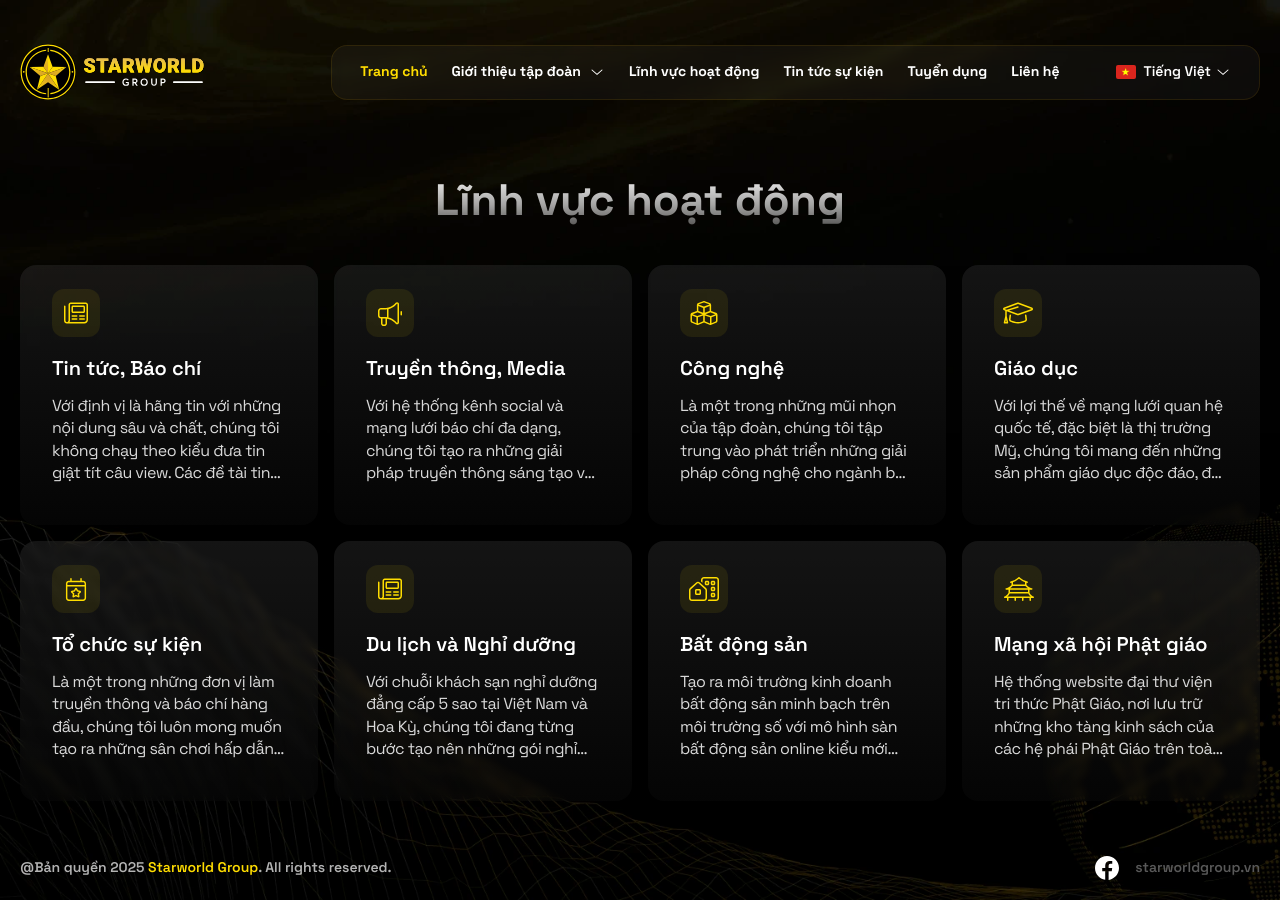
<file: our-services.html>
<!doctype html>
<html lang="vi">
    <head>
        <meta charset="utf-8">
        <meta name="viewport" content="width=device-width, initial-scale=1">
        <meta name="theme-color" media="(prefers-color-scheme: light)" content="white">
        <meta name="theme-color" media="(prefers-color-scheme: dark)" content="black">
        <meta name="next-size-adjust" content="">
        
        <!-- favicon -->
        <link rel="shortcut icon" href="./images/favicon.ico" />
        <!-- end favicon -->
        <title>StarWorld Group</title>
        <!-- font -->
        <link rel="preconnect" href="https://fonts.googleapis.com">
        <link rel="preconnect" href="https://fonts.gstatic.com" crossorigin>
        <link href="https://fonts.googleapis.com/css2?family=Roboto:ital,wght@0,100..900;1,100..900&family=Space+Grotesk:wght@300..700&display=swap" rel="stylesheet">
        <!-- end font -->
       
        <meta name="description"
            content="Với niềm tin mãnh liệt vào sức mạnh của công nghệ và sự kết nối, Starworld Group không ngừng tìm kiếm những giải pháp sáng tạo nhằm “định hình lại tương lai” – mang đến trải nghiệm mới mẻ, chuyên nghiệp và giá trị hữu ích hơn cho khách hàng">
        <meta property="og:title" content="StarWorld Group">
        <meta property="og:description"
            content="Với niềm tin mãnh liệt vào sức mạnh của công nghệ và sự kết nối, Starworld Group không ngừng tìm kiếm những giải pháp sáng tạo nhằm “định hình lại tương lai” – mang đến trải nghiệm mới mẻ, chuyên nghiệp và giá trị hữu ích hơn cho khách hàng">
        <meta property="og:image" content="https://starworldgroup.vn/images/og-image.jpg">
        <meta property="og:image:width" content="640">
        <meta property="og:image:height" content="360">
        <meta property="og:image:alt" content="StarWorld Group">
        <meta name="twitter:card" content="summary_large_image">
        <meta name="twitter:title" content="StarWorld Group">
        <meta name="twitter:description"
            content="Với niềm tin mãnh liệt vào sức mạnh của công nghệ và sự kết nối, Starworld Group không ngừng tìm kiếm những giải pháp sáng tạo nhằm “định hình lại tương lai” – mang đến trải nghiệm mới mẻ, chuyên nghiệp và giá trị hữu ích hơn cho khách hàng">
        <meta name="twitter:image" content="https://starworldgroup.vn/images/og-image.jpg">
        <meta name="twitter:image:width" content="640">
        <meta name="twitter:image:height" content="360">
        <meta name="twitter:image:alt" content="StarWorld Group">
        <link rel="stylesheet" href="./css/style.css" />
        <script src="./lib/jquery/jquery-3.7.1.min.js"></script>
    </head>

    <body class="body">
        
        <!-- header -->
        <header id="header" class="header relative z-50 js__stickyHeader pt-24 pt-lg-0 w-full">
            <!-- pc -->
            <div class="d-3xl-block d-lg-none">
                <!-- navbar -->
                <div class="w-wrapper navbar d-3xl-flex w-full">
                    <div class="navbar-container w-1280 py-20 d-3xl-flex items-center justify-between gap-8">
                        <!-- logo -->
                        <div class="logo flex-0">
                            <a href="#" class="logo-link">
                                <img src="./images/svg/logo.svg" alt="">
                            </a>
                        </div>
                        <!-- end logo -->
                        <div class="navbar-right d-3xl-flex items-center justify-end">
                            <!-- menu -->
                            <ul class="navbar-menu w-full flex-1 d-3xl-flex items-center justify-end">
                                <!-- item -->
                                <li class="navbar-item active">
                                    <div class="navbar-item__heading d-3xl-flex items-center">
                                        <div class="navbar-item__title fs-14 text-white fw-bold">
                                            <a href="#" class="">Trang chủ</a>
                                        </div>
                                    </div>
                                </li>
                                <!-- end item -->
                                <!-- item -->
                                <li class="navbar-item">
                                    <div class="navbar-item__heading d-3xl-flex items-center">
                                        <div class="navbar-item__title fs-14 text-white fw-bold">
                                            <a href="#" class="">Giới thiệu tập đoàn</a>
                                        </div>
                                        <div class="navbar-item__icon">
                                            <img src="./images/svg/arrow-down-w.svg" alt="">
                                        </div>
                                    </div>
                                    <ul class="navbar-dropdown fs-16 text-white fw-400">
                                        <li class="navbar-dropdown__item">
                                            <a href="#">Về chúng tôi</a>
                                        </li>
                                        <li class="navbar-dropdown__item">
                                            <a href="#">Tầm nhìn, Sứ mệnh, Giá trị cốt lõi</a>
                                        </li>
                                        <li class="navbar-dropdown__item">
                                            <a href="#">Đội ngũ</a>
                                        </li>
                                        <li class="navbar-dropdown__item">
                                            <a href="#">Đối tác chiến lược</a>
                                        </li>
                                        <li class="navbar-dropdown__item">
                                            <a href="#">Danh mục đầu tư</a>
                                        </li>
                                        <li class="navbar-dropdown__item">
                                            <a href="#">Nhận diện thương hiệu</a>
                                        </li>
                                    </ul>
                                </li>
                                <!-- end item -->
                                <!-- item -->
                                <li class="navbar-item">
                                    <div class="navbar-item__heading d-3xl-flex items-center">
                                        <div class="navbar-item__title fs-14 text-white fw-bold">
                                            <a href="#" class="">Lĩnh vực hoạt động</a>
                                        </div>
                                    </div>
                                </li>
                                <!-- end item -->
                                <!-- item -->
                                <li class="navbar-item">
                                    <div class="navbar-item__heading d-3xl-flex items-center">
                                        <div class="navbar-item__title fs-14 text-white fw-bold">
                                            <a href="#" class="">Tin tức sự kiện</a>
                                        </div>
                                    </div>
                                </li>
                                <!-- end item -->
                                <!-- item -->
                                <li class="navbar-item">
                                    <div class="navbar-item__heading d-3xl-flex items-center">
                                        <div class="navbar-item__title fs-14 text-white fw-bold">
                                            <a href="#" class="">Tuyển dụng</a>
                                        </div>
                                    </div>
                                </li>
                                <!-- end item -->
                                <!-- item -->
                                <li class="navbar-item">
                                    <div class="navbar-item__heading d-3xl-flex items-center">
                                        <div class="navbar-item__title fs-14 text-white fw-bold">
                                            <a href="#" class="">Liên hệ</a>
                                        </div>
                                    </div>
                                </li>
                                <!-- end item -->
                                
                            </ul>
                            <!-- end menu -->
                            
                            <!-- language pc -->
                            <div class="language-pc flex-0 ml-32 ml-md-0">
                                <div class="language">
                                    <!-- language default -->
                                    <div class="language-default d-3xl-flex items-center">
                                        <div class="language-default__img flex-0 mr-4">
                                            <img src="./images/flag_vi.png" alt="">
                                        </div>
                                        <div class="language-default__text fs-14 text-white fw-600 mx-4 font-noto-sans">
                                            <span>Tiếng Việt</span>
                                        </div>
                                        <div class="language-default__icon icon-16">
                                            <img src="./images/svg/arrow-down-w.svg" alt="" class="language-arrow-down">
                                        </div>
                                    </div>
                                    <!-- end language default -->
                                    <ul class="language-list">
                                        <li class="language-item">
                                            <a href="#" class="language-item__link d-3xl-flex items-center">
                                                <div class="language-item__img flex-0 mr-8">
                                                    <img src="./images/flag_vi.png" alt="">
                                                </div>
                                                <div class="language-item__text fs-16 fw-400">
                                                    <span>Tiếng Việt</span>
                                                </div>
                                            </a>
                                        </li>
                                        <li class="language-item">
                                            <a href="#" class="language-item__link d-3xl-flex items-center">
                                                <div class="language-item__img flex-0 mr-8">
                                                    <img src="./images/flag_en.png" alt="">
                                                </div>
                                                <div class="language-item__text fs-16 fw-400">
                                                    <span>English</span>
                                                </div>
                                            </a>
                                        </li>
                                        
                                    </ul>
                                </div>
                            </div>
                            <!-- end language pc -->
                        </div>
                    </div>
                </div>
                <!-- end navbar -->
            </div>
            <!-- end pc -->

            <!-- mb -->
            <div class="d-3xl-none d-lg-block">
                <div class="header-mb px-20 relative z-30 pt-24">
                    <div class="header-mb__container w-1280 w-full d-3xl-flex items-center">
                        <!-- left -->
                        <div class="header-mb__left flex-0 d-3xl-flex items-center">
                            <a href="#" class="logo logo-mb">
                                <img src="./images/svg/logo.svg" alt="">
                            </a>

                        </div>
                        <!-- end left -->

                        <!-- right -->
                        <div class="header-mb__right flex-1 d-3xl-flex items-center justify-end">
                            <!-- social -->
                            <ul class="social-list d-3xl-flex items-center gap-8 flex-wrap">
                                <li class="social-item">
                                    <a href="#" class="social-item__link">
                                        <img src="./images/svg/fb-w-circle.svg" alt="">
                                    </a>
                                </li>
                            </ul>
                            <!-- end social -->
                        
                            <!-- sub menu -->
                            <div class="sub-menu-mb-wrapper js__subMenuContainer">
                                <div class="icon-bar js__clickShowMenuMb">
                                    <img src="./images/svg/bar-fa.svg" alt="" loading="lazy">
                                </div>
                                <div class="sub-menu-mb js__subMenuMb">
                                    <div class="sub-menu-mb__close js__closeSubMenuMb d-3xl-flex items-center">
                                        <img src="./images/svg/close-fa.svg" alt="" loading="lazy">
                                    </div>

                                    <div class="sub-menu-mb__container px-15 pb-32 pt-10 scroll">
                                        <ul class="sub-menu-mb__list js__subMenuMbContainer">
                                            <!-- item -->
                                            <li class="sub-menu-mb__item js__subMenuMbItem">
                                                <!-- heading -->
                                                <div class="sub-menu-mb__heading d-3xl-flex items-center justify-between js__showSubMenuMbItem">
                                                    <div class="link flex-1 fs-16 fw-600">
                                                        Trang chủ
                                                    </div>
                                                    <div class="arrow-icon flex-0 icon-16 ">
                                                        <img src="./images/svg/arrow-down-w.svg" alt="">
                                                    </div>
                                                </div>
                                                <!-- end heading -->

                                                <!-- dropwdown -->
                                                <div class="sub-menu-mb__dropdown fs-14 fw-600 text-gray-21">
                                                    <a href="#" class="link d-3xl-flex flex-1">Phật đản</a>
                                                    <a href="#" class="link d-3xl-flex flex-1">Phật thành đạo</a>
                                                    <a href="#" class="link d-3xl-flex flex-1">Công hạnh Đức Phật</a>
                                                </div>
                                                <!-- end dropwdown -->
                                            </li>
                                            <!-- end item -->
                                            <!-- item -->
                                            <li class="sub-menu-mb__item js__subMenuMbItem">
                                                <!-- heading -->
                                                <div class="sub-menu-mb__heading d-3xl-flex items-center justify-between js__showSubMenuMbItem">
                                                    <div class="link flex-1 fs-16 fw-600">
                                                        Trang chủ
                                                    </div>
                                                    <div class="arrow-icon flex-0 icon-16 ">
                                                        <img src="./images/svg/arrow-down-w.svg" alt="">
                                                    </div>
                                                </div>
                                                <!-- end heading -->

                                                <!-- dropwdown -->
                                                <div class="sub-menu-mb__dropdown fs-14 fw-600 text-gray-21">
                                                    <a href="#" class="link d-3xl-flex flex-1">Phật đản</a>
                                                    <a href="#" class="link d-3xl-flex flex-1">Phật thành đạo</a>
                                                    <a href="#" class="link d-3xl-flex flex-1">Công hạnh Đức Phật</a>
                                                </div>
                                                <!-- end dropwdown -->
                                            </li>
                                            <!-- end item -->
                                            <!-- item -->
                                            <li class="sub-menu-mb__item js__subMenuMbItem">
                                                <!-- heading -->
                                                <div class="sub-menu-mb__heading d-3xl-flex items-center justify-between js__showSubMenuMbItem">
                                                    <div class="link flex-1 fs-16 fw-600">
                                                        Trang chủ
                                                    </div>
                                                    <div class="arrow-icon flex-0 icon-16 ">
                                                        <img src="./images/svg/arrow-down-w.svg" alt="">
                                                    </div>
                                                </div>
                                                <!-- end heading -->

                                                <!-- dropwdown -->
                                                <div class="sub-menu-mb__dropdown fs-14 fw-600 text-gray-21">
                                                    <a href="#" class="link d-3xl-flex flex-1">Phật đản</a>
                                                    <a href="#" class="link d-3xl-flex flex-1">Phật thành đạo</a>
                                                    <a href="#" class="link d-3xl-flex flex-1">Công hạnh Đức Phật</a>
                                                </div>
                                                <!-- end dropwdown -->
                                            </li>
                                            <!-- end item -->
                                            <!-- item -->
                                            <li class="sub-menu-mb__item js__subMenuMbItem">
                                                <!-- heading -->
                                                <div class="sub-menu-mb__heading d-3xl-flex items-center justify-between js__showSubMenuMbItem">
                                                    <div class="link flex-1 fs-16 fw-600">
                                                        Trang chủ
                                                    </div>
                                                    <div class="arrow-icon flex-0 icon-16 ">
                                                        <img src="./images/svg/arrow-down-w.svg" alt="">
                                                    </div>
                                                </div>
                                                <!-- end heading -->

                                                <!-- dropwdown -->
                                                <div class="sub-menu-mb__dropdown fs-14 fw-600 text-gray-21">
                                                    <a href="#" class="link d-3xl-flex flex-1">Phật đản</a>
                                                    <a href="#" class="link d-3xl-flex flex-1">Phật thành đạo</a>
                                                    <a href="#" class="link d-3xl-flex flex-1">Công hạnh Đức Phật</a>
                                                </div>
                                                <!-- end dropwdown -->
                                            </li>
                                            <!-- end item -->
                                            
                                        </ul>
                                        <!-- language mb -->
                                        <div class="language-mb flex-0 mt-20">
                                            <div class="language">
                                                <!-- language default -->
                                                <div class="language-default d-3xl-flex items-center">
                                                    <div class="language-default__img flex-0 mr-4">
                                                        <img src="./images/flag_vi.png" alt="">
                                                    </div>
                                                    <div class="language-default__text fs-14 text-white fw-600 mx-4 font-noto-sans">
                                                        <span>Tiếng Việt</span>
                                                    </div>
                                                    <div class="language-default__icon icon-16">
                                                        <img src="./images/svg/arrow-down-w.svg" alt="" class="language-arrow-down">
                                                    </div>
                                                </div>
                                                <!-- end language default -->
                                                <ul class="language-list">
                                                    <li class="language-item">
                                                        <a href="#" class="language-item__link d-3xl-flex items-center">
                                                            <div class="language-item__img flex-0 mr-8">
                                                                <img src="./images/flag_vi.png" alt="">
                                                            </div>
                                                            <div class="language-item__text fs-16 fw-400">
                                                                <span>Tiếng Việt</span>
                                                            </div>
                                                        </a>
                                                    </li>
                                                    <li class="language-item">
                                                        <a href="#" class="language-item__link d-3xl-flex items-center">
                                                            <div class="language-item__img flex-0 mr-8">
                                                                <img src="./images/flag_en.png" alt="">
                                                            </div>
                                                            <div class="language-item__text fs-16 fw-400">
                                                                <span>English</span>
                                                            </div>
                                                        </a>
                                                    </li>
                                                    
                                                </ul>
                                            </div>
                                        </div>          
                                        <!-- end language mb -->
                                    </div>
                                </div>
                            </div>
                            <!-- end sub menu -->
                        </div>                                                                                      
                        <!-- end right -->
                    </div>                              
                </div>
            </div>
            <!-- end mb -->
        </header>
        <!-- end header -->
       
        <!-- main -->
        <main id="main" class="main">
            <!-- primary -->
            <section class="our-services-primary relative z-20 over-hidden mt-32 mt-md-20 w-wrapper px-sm-20">
                <div class="our-services-primary__container w-1280 relative py-15">
                    <!-- heading -->
                    <h1 class="heading-secondary__title text-center"><span>Lĩnh vực hoạt động</span></h1>
                    <!-- end heading -->
                    <!-- content -->
                    <div class="our-services-primary__content mt-32">
                        <div class="our-services-primary__list d-3xl-grid col-4 gap-16 col-md-2 d-sm-block">
                            <!-- article -->
                            <div class="article mb-sm-20">
                                <!-- icon -->
                                <div class="article-icon">
                                    <img src="./images/svg/icon-1-ff.svg" alt="">
                                </div>
                                <!-- end icon -->

                                <!-- content -->
                                <div class="article-content mt-16">
                                    <h3 class="article-title fs-20 fw-600 text-white">
                                        <span>Tin tức, Báo chí</span>
                                    </h3>
                                    <div class="article-des fix-text4 mt-12 fs-16 text-w-d9">
                                        <p>Với định vị là hãng tin với những nội dung sâu và chất, chúng tôi không chạy theo kiểu đưa tin giật tít câu view. Các đề tài tin tức được đầu tư với sự hỗ trợ của công nghệ mang lại những góc nhìn đa chiều, chất lượng tạo nên một cuộc cách mạng cho ngành báo chí.</p>
                                    </div>
                                </div>
                                <!-- end content -->
                            </div>
                            <!-- end article -->
                            <!-- article -->
                            <div class="article mb-sm-20">
                                <!-- icon -->
                                <div class="article-icon">
                                    <img src="./images/svg/icon-2-ff.svg" alt="">
                                </div>
                                <!-- end icon -->

                                <!-- content -->
                                <div class="article-content mt-16">
                                    <h3 class="article-title fs-20 fw-600 text-white">
                                        <span>Truyền thông, Media</span>
                                    </h3>
                                    <div class="article-des fix-text4 mt-12 fs-16 text-w-d9">
                                        <p>Với hệ thống kênh social và mạng lưới báo chí đa dạng, chúng tôi tạo ra những giải pháp truyền thông sáng tạo và hiệu quả cho các cá nhân và doanh nghiệp, tiếp cận đến hàng triệu khách hàng mục tiêu, mang lại hiệu quả về thương hiệu và bán hàng ngay tức thì.</p>
                                    </div>
                                </div>
                                <!-- end content -->
                            </div>
                            <!-- end article -->
                            <!-- article -->
                            <div class="article mb-sm-20">
                                <!-- icon -->
                                <div class="article-icon">
                                    <img src="./images/svg/icon-3-ff.svg" alt="">
                                </div>
                                <!-- end icon -->

                                <!-- content -->
                                <div class="article-content mt-16">
                                    <h3 class="article-title fs-20 fw-600 text-white">
                                        <span>Công nghệ</span>
                                    </h3>
                                    <div class="article-des fix-text4 mt-12 fs-16 text-w-d9">
                                        <p>Là một trong những mũi nhọn của tập đoàn, chúng tôi tập trung vào phát triển những giải pháp công nghệ cho ngành báo chí, thương mại và bất động sản ứng dụng mạnh mẽ A.I, Big Data và Chuyển đối số trong vận hành các mô hình kinh doanh.</p>
                                    </div>
                                </div>
                                <!-- end content -->
                            </div>
                            <!-- end article -->
                            <!-- article -->
                            <div class="article mb-sm-20">
                                <!-- icon -->
                                <div class="article-icon">
                                    <img src="./images/svg/icon-4-ff.svg" alt="">
                                </div>
                                <!-- end icon -->

                                <!-- content -->
                                <div class="article-content mt-16">
                                    <h3 class="article-title fs-20 fw-600 text-white">
                                        <span>Giáo dục</span>
                                    </h3>
                                    <div class="article-des fix-text4 mt-12 fs-16 text-w-d9">
                                        <p>Với lợi thế về mạng lưới quan hệ quốc tế, đặc biệt là thị trường Mỹ, chúng tôi mang đến những sản phẩm giáo dục độc đáo, đa dạng và ưu việt cho các bạn trẻ có cơ hội tiếp cận đến những nền giáo dục tiên tiến nhất trên thế giới, mở ra cơ hội nghề nghiệp trên toàn cầu.</p>
                                    </div>
                                </div>
                                <!-- end content -->
                            </div>
                            <!-- end article -->
                            <!-- article -->
                            <div class="article mb-sm-20">
                                <!-- icon -->
                                <div class="article-icon">
                                    <img src="./images/svg/icon-5-ff.svg" alt="">
                                </div>
                                <!-- end icon -->

                                <!-- content -->
                                <div class="article-content mt-16">
                                    <h3 class="article-title fs-20 fw-600 text-white">
                                        <span>Tổ chức sự kiện</span>
                                    </h3>
                                    <div class="article-des fix-text4 mt-12 fs-16 text-w-d9">
                                        <p>Là một trong những đơn vị làm truyền thông và báo chí hàng đầu, chúng tôi luôn mong muốn tạo ra những sân chơi hấp dẫn về kết nối đầu tư, các sự kiện về xúc tiến thương mại và hợp tác toàn cầu, mang các doanh nghiệp Việt Nam vươn mình ra thế giới.</p>
                                    </div>
                                </div>
                                <!-- end content -->
                            </div>
                            <!-- end article -->
                            <!-- article -->
                            <div class="article mb-sm-20">
                                <!-- icon -->
                                <div class="article-icon">
                                    <img src="./images/svg/icon-1-ff.svg" alt="">
                                </div>
                                <!-- end icon -->

                                <!-- content -->
                                <div class="article-content mt-16">
                                    <h3 class="article-title fs-20 fw-600 text-white">
                                        <span>Du lịch và Nghỉ dưỡng</span>
                                    </h3>
                                    <div class="article-des fix-text4 mt-12 fs-16 text-w-d9">
                                        <p>Với chuỗi khách sạn nghỉ dưỡng đẳng cấp 5 sao tại Việt Nam và Hoa Kỳ, chúng tôi đang từng bước tạo nên những gói nghỉ dưỡng với trải nghiệm độc đáo và mới lạ, mang đến một không gian lưu trú đẳng cấp và chất lượng.</p>
                                    </div>
                                </div>
                                <!-- end content -->
                            </div>
                            <!-- end article -->
                            <!-- article -->
                            <div class="article mb-sm-20">
                                <!-- icon -->
                                <div class="article-icon">
                                    <img src="./images/svg/icon-7-ff.svg" alt="">
                                </div>
                                <!-- end icon -->

                                <!-- content -->
                                <div class="article-content mt-16">
                                    <h3 class="article-title fs-20 fw-600 text-white">
                                        <span>Bất động sản</span>
                                    </h3>
                                    <div class="article-des fix-text4 mt-12 fs-16 text-w-d9">
                                        <p>Tạo ra môi trường kinh doanh bất động sản minh bạch trên môi trường số với mô hình sàn bất động sản online kiểu mới tích hợp công nghệ blockchain để minh bạch hoá giao dịch. Xây dựng những dự án hiện đại, gắn kết công nghệ với không gian sống, góp phần kiến tạo những đô thị văn minh và thân thiện với môi trường.</p>
                                    </div>
                                </div>
                                <!-- end content -->
                            </div>
                            <!-- end article -->
                            <!-- article -->
                            <div class="article mb-sm-20">
                                <!-- icon -->
                                <div class="article-icon">
                                    <img src="./images/svg/icon-8-ff.svg" alt="">
                                </div>
                                <!-- end icon -->

                                <!-- content -->
                                <div class="article-content mt-16">
                                    <h3 class="article-title fs-20 fw-600 text-white">
                                        <span>Mạng xã hội Phật giáo</span>
                                    </h3>
                                    <div class="article-des fix-text4 mt-12 fs-16 text-w-d9">
                                        <p>Hệ thống website đại thư viện tri thức Phật Giáo, nơi lưu trữ những kho tàng kinh sách của các hệ phái Phật Giáo trên toàn thế giới, đồng thời lưu trữ chỉ mục các ngôi chùa nổi tiếng với những sự kiện và tin tức của chùa.</p>
                                    </div>
                                </div>
                                <!-- end content -->
                            </div>
                            <!-- end article -->
                        </div>
                    </div>
                    <!-- end content -->
                </div>
            </section>
            <!-- end primary -->

        </main>
        <!-- end main -->
        <!-- footer -->
        <footer id="footer" class="footer w-full">
            <section class="footer-primary relative z-20 over-hidden p-20 w-full">
                <div class="footer-primary__container w-1280 relative">
                    <!-- bot -->
                    <div class="footer-primary__bot d-3xl-flex items-center justify-between fs-14 fw-600">
                        <p class="bot-text text-w-07">@Bản quyền 2025 <a href="#" class="bot-text__link text-yellow-ff">Starworld Group</a>. <span class="bot-text-2">All rights reserved.</span></p>
                        <a href="#" class="d-3xl-flex d-md-none items-center text-gray-59">
                            <div class="flex-0 mr-16 icon-24">
                                <img src="./images/svg/fb-w-circle.svg" alt="">
                            </div>
                            <p>starworldgroup.vn</p>
                        </a>
                    </div>
                    <!-- end bot -->
                </div>
            </section>
        </footer>
        <!-- end footer -->
        <script src="./lib/embla/embla-carousel.umd.js"></script>
        <script src="./js/main.js"></script>

    </body>
</html>
</file>
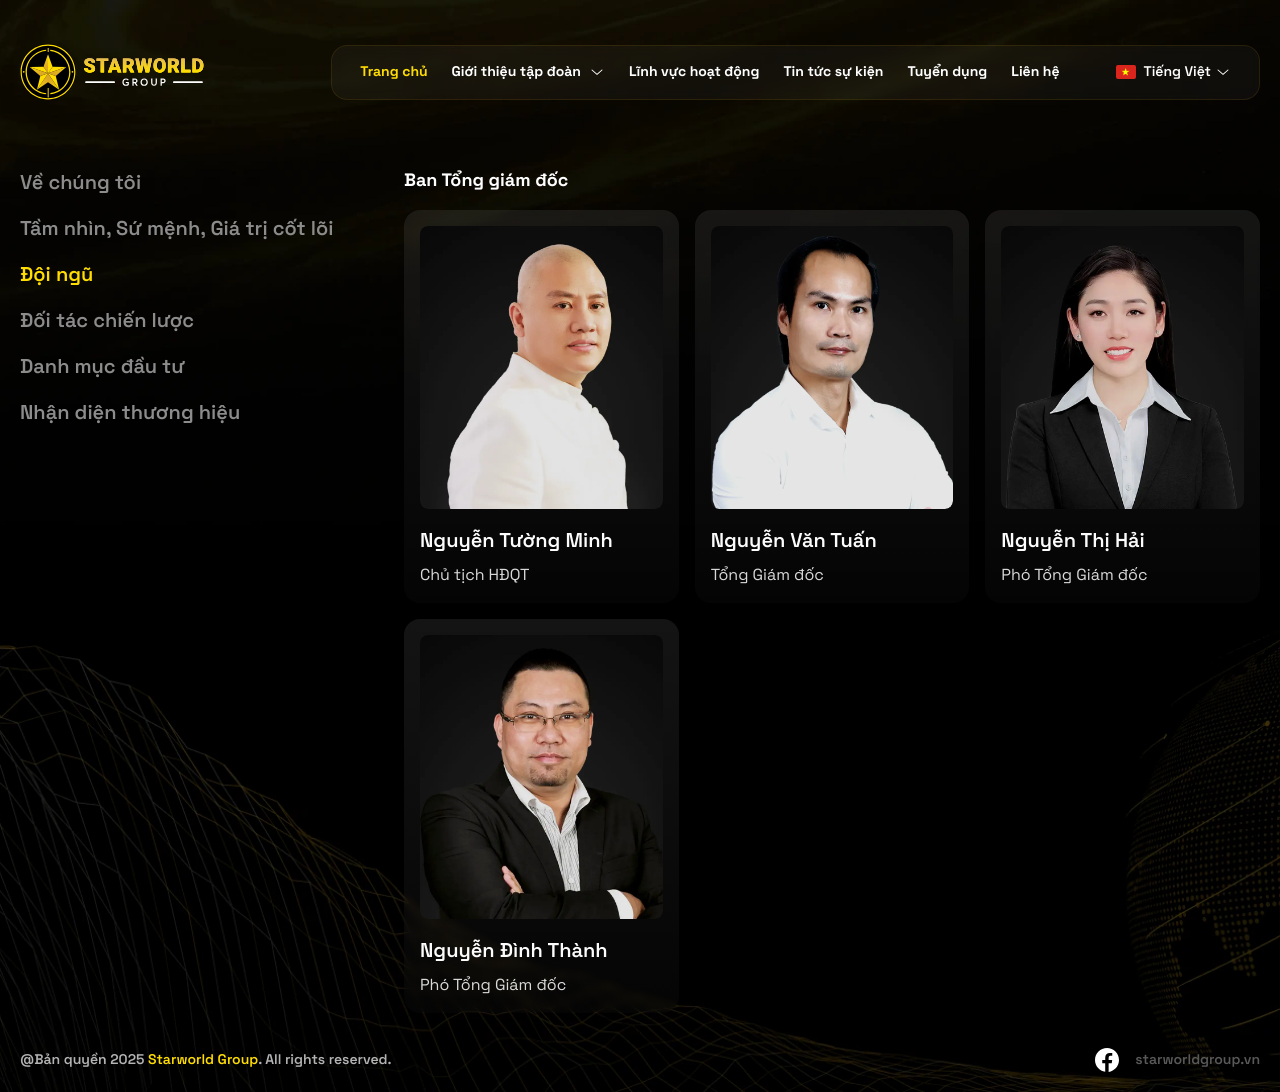
<file: our-team.html>
<!doctype html>
<html lang="vi">
    <head>
        <meta charset="utf-8">
        <meta name="viewport" content="width=device-width, initial-scale=1">
        <meta name="theme-color" media="(prefers-color-scheme: light)" content="white">
        <meta name="theme-color" media="(prefers-color-scheme: dark)" content="black">
        <meta name="next-size-adjust" content="">
        
        <!-- favicon -->
        <link rel="shortcut icon" href="./images/favicon.ico" />
        <!-- end favicon -->
        <title>StarWorld Group</title>
        <!-- font -->
        <link rel="preconnect" href="https://fonts.googleapis.com">
        <link rel="preconnect" href="https://fonts.gstatic.com" crossorigin>
        <link href="https://fonts.googleapis.com/css2?family=Roboto:ital,wght@0,100..900;1,100..900&family=Space+Grotesk:wght@300..700&display=swap" rel="stylesheet">
        <!-- end font -->
       
        <meta name="description"
            content="Với niềm tin mãnh liệt vào sức mạnh của công nghệ và sự kết nối, Starworld Group không ngừng tìm kiếm những giải pháp sáng tạo nhằm “định hình lại tương lai” – mang đến trải nghiệm mới mẻ, chuyên nghiệp và giá trị hữu ích hơn cho khách hàng">
        <meta property="og:title" content="StarWorld Group">
        <meta property="og:description"
            content="Với niềm tin mãnh liệt vào sức mạnh của công nghệ và sự kết nối, Starworld Group không ngừng tìm kiếm những giải pháp sáng tạo nhằm “định hình lại tương lai” – mang đến trải nghiệm mới mẻ, chuyên nghiệp và giá trị hữu ích hơn cho khách hàng">
        <meta property="og:image" content="https://starworldgroup.vn/images/og-image.jpg">
        <meta property="og:image:width" content="640">
        <meta property="og:image:height" content="360">
        <meta property="og:image:alt" content="StarWorld Group">
        <meta name="twitter:card" content="summary_large_image">
        <meta name="twitter:title" content="StarWorld Group">
        <meta name="twitter:description"
            content="Với niềm tin mãnh liệt vào sức mạnh của công nghệ và sự kết nối, Starworld Group không ngừng tìm kiếm những giải pháp sáng tạo nhằm “định hình lại tương lai” – mang đến trải nghiệm mới mẻ, chuyên nghiệp và giá trị hữu ích hơn cho khách hàng">
        <meta name="twitter:image" content="https://starworldgroup.vn/images/og-image.jpg">
        <meta name="twitter:image:width" content="640">
        <meta name="twitter:image:height" content="360">
        <meta name="twitter:image:alt" content="StarWorld Group">
        <link rel="stylesheet" href="./css/style.css" />
        <script src="./lib/jquery/jquery-3.7.1.min.js"></script>
    </head>

    <body class="body">
        
        <!-- header -->
        <header id="header" class="header relative z-50 js__stickyHeader pt-24 pt-lg-0 w-full">
            <!-- pc -->
            <div class="d-3xl-block d-lg-none">
                <!-- navbar -->
                <div class="w-wrapper navbar d-3xl-flex w-full">
                    <div class="navbar-container w-1280 py-20 d-3xl-flex items-center justify-between gap-8">
                        <!-- logo -->
                        <div class="logo flex-0">
                            <a href="#" class="logo-link">
                                <img src="./images/svg/logo.svg" alt="">
                            </a>
                        </div>
                        <!-- end logo -->
                        <div class="navbar-right d-3xl-flex items-center justify-end">
                            <!-- menu -->
                            <ul class="navbar-menu w-full flex-1 d-3xl-flex items-center justify-end">
                                <!-- item -->
                                <li class="navbar-item active">
                                    <div class="navbar-item__heading d-3xl-flex items-center">
                                        <div class="navbar-item__title fs-14 text-white fw-bold">
                                            <a href="#" class="">Trang chủ</a>
                                        </div>
                                    </div>
                                </li>
                                <!-- end item -->
                                <!-- item -->
                                <li class="navbar-item">
                                    <div class="navbar-item__heading d-3xl-flex items-center">
                                        <div class="navbar-item__title fs-14 text-white fw-bold">
                                            <a href="#" class="">Giới thiệu tập đoàn</a>
                                        </div>
                                        <div class="navbar-item__icon">
                                            <img src="./images/svg/arrow-down-w.svg" alt="">
                                        </div>
                                    </div>
                                    <ul class="navbar-dropdown fs-16 text-white fw-400">
                                        <li class="navbar-dropdown__item">
                                            <a href="#">Về chúng tôi</a>
                                        </li>
                                        <li class="navbar-dropdown__item">
                                            <a href="#">Tầm nhìn, Sứ mệnh, Giá trị cốt lõi</a>
                                        </li>
                                        <li class="navbar-dropdown__item">
                                            <a href="#">Đội ngũ</a>
                                        </li>
                                        <li class="navbar-dropdown__item">
                                            <a href="#">Đối tác chiến lược</a>
                                        </li>
                                        <li class="navbar-dropdown__item">
                                            <a href="#">Danh mục đầu tư</a>
                                        </li>
                                        <li class="navbar-dropdown__item">
                                            <a href="#">Nhận diện thương hiệu</a>
                                        </li>
                                    </ul>
                                </li>
                                <!-- end item -->
                                <!-- item -->
                                <li class="navbar-item">
                                    <div class="navbar-item__heading d-3xl-flex items-center">
                                        <div class="navbar-item__title fs-14 text-white fw-bold">
                                            <a href="#" class="">Lĩnh vực hoạt động</a>
                                        </div>
                                    </div>
                                </li>
                                <!-- end item -->
                                <!-- item -->
                                <li class="navbar-item">
                                    <div class="navbar-item__heading d-3xl-flex items-center">
                                        <div class="navbar-item__title fs-14 text-white fw-bold">
                                            <a href="#" class="">Tin tức sự kiện</a>
                                        </div>
                                    </div>
                                </li>
                                <!-- end item -->
                                <!-- item -->
                                <li class="navbar-item">
                                    <div class="navbar-item__heading d-3xl-flex items-center">
                                        <div class="navbar-item__title fs-14 text-white fw-bold">
                                            <a href="#" class="">Tuyển dụng</a>
                                        </div>
                                    </div>
                                </li>
                                <!-- end item -->
                                <!-- item -->
                                <li class="navbar-item">
                                    <div class="navbar-item__heading d-3xl-flex items-center">
                                        <div class="navbar-item__title fs-14 text-white fw-bold">
                                            <a href="#" class="">Liên hệ</a>
                                        </div>
                                    </div>
                                </li>
                                <!-- end item -->
                                
                            </ul>
                            <!-- end menu -->
                            
                            <!-- language pc -->
                            <div class="language-pc flex-0 ml-32 ml-md-0">
                                <div class="language">
                                    <!-- language default -->
                                    <div class="language-default d-3xl-flex items-center">
                                        <div class="language-default__img flex-0 mr-4">
                                            <img src="./images/flag_vi.png" alt="">
                                        </div>
                                        <div class="language-default__text fs-14 text-white fw-600 mx-4 font-noto-sans">
                                            <span>Tiếng Việt</span>
                                        </div>
                                        <div class="language-default__icon icon-16">
                                            <img src="./images/svg/arrow-down-w.svg" alt="" class="language-arrow-down">
                                        </div>
                                    </div>
                                    <!-- end language default -->
                                    <ul class="language-list">
                                        <li class="language-item">
                                            <a href="#" class="language-item__link d-3xl-flex items-center">
                                                <div class="language-item__img flex-0 mr-8">
                                                    <img src="./images/flag_vi.png" alt="">
                                                </div>
                                                <div class="language-item__text fs-16 fw-400">
                                                    <span>Tiếng Việt</span>
                                                </div>
                                            </a>
                                        </li>
                                        <li class="language-item">
                                            <a href="#" class="language-item__link d-3xl-flex items-center">
                                                <div class="language-item__img flex-0 mr-8">
                                                    <img src="./images/flag_en.png" alt="">
                                                </div>
                                                <div class="language-item__text fs-16 fw-400">
                                                    <span>English</span>
                                                </div>
                                            </a>
                                        </li>
                                        
                                    </ul>
                                </div>
                            </div>
                            <!-- end language pc -->
                        </div>
                    </div>
                </div>
                <!-- end navbar -->
            </div>
            <!-- end pc -->

            <!-- mb -->
            <div class="d-3xl-none d-lg-block">
                <div class="header-mb px-20 relative z-30 pt-24">
                    <div class="header-mb__container w-1280 w-full d-3xl-flex items-center">
                        <!-- left -->
                        <div class="header-mb__left flex-0 d-3xl-flex items-center">
                            <a href="#" class="logo logo-mb">
                                <img src="./images/svg/logo.svg" alt="">
                            </a>

                        </div>
                        <!-- end left -->

                        <!-- right -->
                        <div class="header-mb__right flex-1 d-3xl-flex items-center justify-end">
                            <!-- social -->
                            <ul class="social-list d-3xl-flex items-center gap-8 flex-wrap">
                                <li class="social-item">
                                    <a href="#" class="social-item__link">
                                        <img src="./images/svg/fb-w-circle.svg" alt="">
                                    </a>
                                </li>
                            </ul>
                            <!-- end social -->
                        
                            <!-- sub menu -->
                            <div class="sub-menu-mb-wrapper js__subMenuContainer">
                                <div class="icon-bar js__clickShowMenuMb">
                                    <img src="./images/svg/bar-fa.svg" alt="" loading="lazy">
                                </div>
                                <div class="sub-menu-mb js__subMenuMb">
                                    <div class="sub-menu-mb__close js__closeSubMenuMb d-3xl-flex items-center">
                                        <img src="./images/svg/close-fa.svg" alt="" loading="lazy">
                                    </div>

                                    <div class="sub-menu-mb__container px-15 pb-32 pt-10 scroll">
                                        <ul class="sub-menu-mb__list js__subMenuMbContainer">
                                            <!-- item -->
                                            <li class="sub-menu-mb__item js__subMenuMbItem">
                                                <!-- heading -->
                                                <div class="sub-menu-mb__heading d-3xl-flex items-center justify-between js__showSubMenuMbItem">
                                                    <div class="link flex-1 fs-16 fw-600">
                                                        Trang chủ
                                                    </div>
                                                    <div class="arrow-icon flex-0 icon-16 ">
                                                        <img src="./images/svg/arrow-down-w.svg" alt="">
                                                    </div>
                                                </div>
                                                <!-- end heading -->

                                                <!-- dropwdown -->
                                                <div class="sub-menu-mb__dropdown fs-14 fw-600 text-gray-21">
                                                    <a href="#" class="link d-3xl-flex flex-1">Phật đản</a>
                                                    <a href="#" class="link d-3xl-flex flex-1">Phật thành đạo</a>
                                                    <a href="#" class="link d-3xl-flex flex-1">Công hạnh Đức Phật</a>
                                                </div>
                                                <!-- end dropwdown -->
                                            </li>
                                            <!-- end item -->
                                            <!-- item -->
                                            <li class="sub-menu-mb__item js__subMenuMbItem">
                                                <!-- heading -->
                                                <div class="sub-menu-mb__heading d-3xl-flex items-center justify-between js__showSubMenuMbItem">
                                                    <div class="link flex-1 fs-16 fw-600">
                                                        Trang chủ
                                                    </div>
                                                    <div class="arrow-icon flex-0 icon-16 ">
                                                        <img src="./images/svg/arrow-down-w.svg" alt="">
                                                    </div>
                                                </div>
                                                <!-- end heading -->

                                                <!-- dropwdown -->
                                                <div class="sub-menu-mb__dropdown fs-14 fw-600 text-gray-21">
                                                    <a href="#" class="link d-3xl-flex flex-1">Phật đản</a>
                                                    <a href="#" class="link d-3xl-flex flex-1">Phật thành đạo</a>
                                                    <a href="#" class="link d-3xl-flex flex-1">Công hạnh Đức Phật</a>
                                                </div>
                                                <!-- end dropwdown -->
                                            </li>
                                            <!-- end item -->
                                            <!-- item -->
                                            <li class="sub-menu-mb__item js__subMenuMbItem">
                                                <!-- heading -->
                                                <div class="sub-menu-mb__heading d-3xl-flex items-center justify-between js__showSubMenuMbItem">
                                                    <div class="link flex-1 fs-16 fw-600">
                                                        Trang chủ
                                                    </div>
                                                    <div class="arrow-icon flex-0 icon-16 ">
                                                        <img src="./images/svg/arrow-down-w.svg" alt="">
                                                    </div>
                                                </div>
                                                <!-- end heading -->

                                                <!-- dropwdown -->
                                                <div class="sub-menu-mb__dropdown fs-14 fw-600 text-gray-21">
                                                    <a href="#" class="link d-3xl-flex flex-1">Phật đản</a>
                                                    <a href="#" class="link d-3xl-flex flex-1">Phật thành đạo</a>
                                                    <a href="#" class="link d-3xl-flex flex-1">Công hạnh Đức Phật</a>
                                                </div>
                                                <!-- end dropwdown -->
                                            </li>
                                            <!-- end item -->
                                            <!-- item -->
                                            <li class="sub-menu-mb__item js__subMenuMbItem">
                                                <!-- heading -->
                                                <div class="sub-menu-mb__heading d-3xl-flex items-center justify-between js__showSubMenuMbItem">
                                                    <div class="link flex-1 fs-16 fw-600">
                                                        Trang chủ
                                                    </div>
                                                    <div class="arrow-icon flex-0 icon-16 ">
                                                        <img src="./images/svg/arrow-down-w.svg" alt="">
                                                    </div>
                                                </div>
                                                <!-- end heading -->

                                                <!-- dropwdown -->
                                                <div class="sub-menu-mb__dropdown fs-14 fw-600 text-gray-21">
                                                    <a href="#" class="link d-3xl-flex flex-1">Phật đản</a>
                                                    <a href="#" class="link d-3xl-flex flex-1">Phật thành đạo</a>
                                                    <a href="#" class="link d-3xl-flex flex-1">Công hạnh Đức Phật</a>
                                                </div>
                                                <!-- end dropwdown -->
                                            </li>
                                            <!-- end item -->
                                            
                                        </ul>
                                        <!-- language mb -->
                                        <div class="language-mb flex-0 mt-20">
                                            <div class="language">
                                                <!-- language default -->
                                                <div class="language-default d-3xl-flex items-center">
                                                    <div class="language-default__img flex-0 mr-4">
                                                        <img src="./images/flag_vi.png" alt="">
                                                    </div>
                                                    <div class="language-default__text fs-14 text-white fw-600 mx-4 font-noto-sans">
                                                        <span>Tiếng Việt</span>
                                                    </div>
                                                    <div class="language-default__icon icon-16">
                                                        <img src="./images/svg/arrow-down-w.svg" alt="" class="language-arrow-down">
                                                    </div>
                                                </div>
                                                <!-- end language default -->
                                                <ul class="language-list">
                                                    <li class="language-item">
                                                        <a href="#" class="language-item__link d-3xl-flex items-center">
                                                            <div class="language-item__img flex-0 mr-8">
                                                                <img src="./images/flag_vi.png" alt="">
                                                            </div>
                                                            <div class="language-item__text fs-16 fw-400">
                                                                <span>Tiếng Việt</span>
                                                            </div>
                                                        </a>
                                                    </li>
                                                    <li class="language-item">
                                                        <a href="#" class="language-item__link d-3xl-flex items-center">
                                                            <div class="language-item__img flex-0 mr-8">
                                                                <img src="./images/flag_en.png" alt="">
                                                            </div>
                                                            <div class="language-item__text fs-16 fw-400">
                                                                <span>English</span>
                                                            </div>
                                                        </a>
                                                    </li>
                                                    
                                                </ul>
                                            </div>
                                        </div>          
                                        <!-- end language mb -->
                                    </div>
                                </div>
                            </div>
                            <!-- end sub menu -->
                        </div>                                                                                      
                        <!-- end right -->
                    </div>                              
                </div>
            </div>
            <!-- end mb -->
        </header>
        <!-- end header -->
       
        <!-- main -->
        <main id="main" class="main">
            <!-- primary -->
            <section class="our-team-primary relative z-20 over-hidden mt-32 mt-md-20 w-wrapper px-sm-20">
                <div class="our-team-primary__container w-1280 relative py-15">
                    <div class="our-team-primary__content block-primary">
                        <!-- left -->
                        <div class="our-team-primary__left block-primary__left d-lg-none">
                            <ul class="side-list">
                                <li class="side-item fs-20 text-gray-8c fw-600 mb-16">
                                    <a href="#" class="side-link">Về chúng tôi</a>
                                </li>
                                <li class="side-item fs-20 text-gray-8c fw-600 mb-16">
                                    <a href="#" class="side-link">Tầm nhìn, Sứ mệnh, Giá trị cốt lõi</a>
                                </li>
                                <li class="side-item active fs-20 text-gray-8c fw-600 mb-16">
                                    <a href="#" class="side-link">Đội ngũ</a>
                                </li>
                                <li class="side-item fs-20 text-gray-8c fw-600 mb-16">
                                    <a href="#" class="side-link">Đối tác chiến lược</a>
                                </li>
                                <li class="side-item fs-20 text-gray-8c fw-600 mb-16">
                                    <a href="#" class="side-link">Danh mục đầu tư</a>
                                </li>
                                <li class="side-item fs-20 text-gray-8c fw-600 mb-16">
                                    <a href="#" class="side-link">Nhận diện thương hiệu</a>
                                </li>
                            </ul>
                        </div>
                        <!-- end left -->
                        <!-- right -->
                        <div class="our-team-primary__right block-primary__right">
                            <h1 class="heading-primary__title fs-18 text-white fw-700 mb-16">
                                <span>Ban Tổng giám đốc</span>
                            </h1>

                            <!-- content -->
                            <div class="our-team-primary__content">
                                <!-- article list -->
                                <div class="article-list d-3xl-grid col-3 gap-16 d-sm-block">
                                    <!-- article -->
                                    <div class="article mb-sm-15">
                                        <!-- img -->
                                        <div class="article-img over-hidden border-8">
                                            <a href="#" class="ratio-250x292 over-hidden border-8">
                                                <img src="./images/webp/04.webp" alt="" class="">
                                            </a>
                                        </div>
                                        <!-- end img -->
                                        <!-- content -->
                                        <div class="article-content mt-16">
                                            <h2 class="article-title fs-20 fw-600 text-gray-fc flex-1">
                                                <a href="#">Nguyễn Tường Minh</a>
                                            </h2>
                                            <div class="articl-des fs-16 fw-400 text-w-d9 flex-1 mt-8">
                                                <p>Chủ tịch HĐQT</p>
                                            </div>
                                        </div>
                                        <!-- end content -->
                                    </div>
                                    <!-- end article -->
                                    <!-- article -->
                                    <div class="article mb-sm-15">
                                        <!-- img -->
                                        <div class="article-img over-hidden border-8">
                                            <a href="#" class="ratio-250x292 over-hidden border-8">
                                                <img src="./images/webp/06.webp" alt="" class="">
                                            </a>
                                        </div>
                                        <!-- end img -->
                                        <!-- content -->
                                        <div class="article-content mt-16">
                                            <h2 class="article-title fs-20 fw-600 text-gray-fc flex-1">
                                                <a href="#">Nguyễn Văn Tuấn</a>
                                            </h2>
                                            <div class="articl-des fs-16 fw-400 text-w-d9 flex-1 mt-8">
                                                <p>Tổng Giám đốc</p>
                                            </div>
                                        </div>
                                        <!-- end content -->
                                    </div>
                                    <!-- end article -->
                                    <!-- article -->
                                    <div class="article mb-sm-15">
                                        <!-- img -->
                                        <div class="article-img over-hidden border-8">
                                            <a href="#" class="ratio-250x292 over-hidden border-8">
                                                <img src="./images/webp/03.webp" alt="" class="">
                                            </a>
                                        </div>
                                        <!-- end img -->
                                        <!-- content -->
                                        <div class="article-content mt-16">
                                            <h2 class="article-title fs-20 fw-600 text-gray-fc flex-1">
                                                <a href="#">Nguyễn Thị Hải</a>
                                            </h2>
                                            <div class="articl-des fs-16 fw-400 text-w-d9 flex-1 mt-8">
                                                <p>Phó Tổng Giám đốc</p>
                                            </div>
                                        </div>
                                        <!-- end content -->
                                    </div>
                                    <!-- end article -->
                                    <!-- article -->
                                    <div class="article mb-sm-15">
                                        <!-- img -->
                                        <div class="article-img over-hidden border-8">
                                            <a href="#" class="ratio-250x292 over-hidden border-8">
                                                <img src="./images/webp/02.webp" alt="" class="">
                                            </a>
                                        </div>
                                        <!-- end img -->
                                        <!-- content -->
                                        <div class="article-content mt-16">
                                            <h2 class="article-title fs-20 fw-600 text-gray-fc flex-1">
                                                <a href="#">Nguyễn Đình Thành</a>
                                            </h2>
                                            <div class="articl-des fs-16 fw-400 text-w-d9 flex-1 mt-8">
                                                <p>Phó Tổng Giám đốc</p>
                                            </div>
                                        </div>
                                        <!-- end content -->
                                    </div>
                                    <!-- end article -->
                                </div>
                                <!-- end article list -->
                            </div>
                            <!-- end content -->
                        </div>
                        <!-- end right -->
                    </div>
                </div>
            </section>
            <!-- end primary -->

        </main>
        <!-- end main -->
        <!-- footer -->
        <footer id="footer" class="footer w-full">
            <section class="footer-primary relative z-20 over-hidden p-20 w-full">
                <div class="footer-primary__container w-1280 relative">
                    <!-- bot -->
                    <div class="footer-primary__bot d-3xl-flex items-center justify-between fs-14 fw-600">
                        <p class="bot-text text-w-07">@Bản quyền 2025 <a href="#" class="bot-text__link text-yellow-ff">Starworld Group</a>. <span class="bot-text-2">All rights reserved.</span></p>
                        <a href="#" class="d-3xl-flex d-md-none items-center text-gray-59">
                            <div class="flex-0 mr-16 icon-24">
                                <img src="./images/svg/fb-w-circle.svg" alt="">
                            </div>
                            <p>starworldgroup.vn</p>
                        </a>
                    </div>
                    <!-- end bot -->
                </div>
            </section>
        </footer>
        <!-- end footer -->
        <script src="./lib/embla/embla-carousel.umd.js"></script>
        <script src="./js/main.js"></script>

    </body>
</html>
</file>
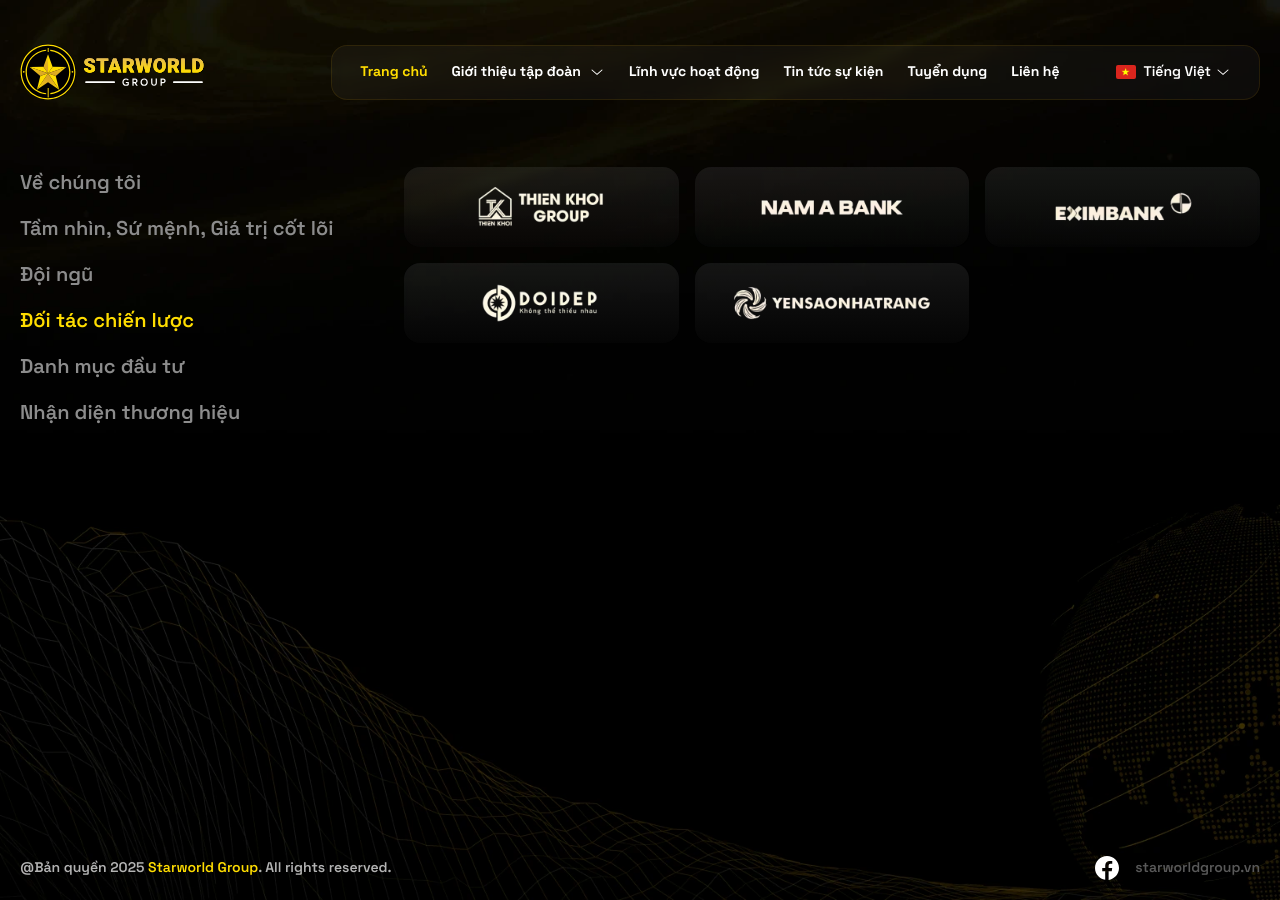
<file: partners.html>
<!doctype html>
<html lang="vi">
    <head>
        <meta charset="utf-8">
        <meta name="viewport" content="width=device-width, initial-scale=1">
        <meta name="theme-color" media="(prefers-color-scheme: light)" content="white">
        <meta name="theme-color" media="(prefers-color-scheme: dark)" content="black">
        <meta name="next-size-adjust" content="">
        
        <!-- favicon -->
        <link rel="shortcut icon" href="./images/favicon.ico" />
        <!-- end favicon -->
        <title>StarWorld Group</title>
        <!-- font -->
        <link rel="preconnect" href="https://fonts.googleapis.com">
        <link rel="preconnect" href="https://fonts.gstatic.com" crossorigin>
        <link href="https://fonts.googleapis.com/css2?family=Roboto:ital,wght@0,100..900;1,100..900&family=Space+Grotesk:wght@300..700&display=swap" rel="stylesheet">
        <!-- end font -->
       
        <meta name="description"
            content="Với niềm tin mãnh liệt vào sức mạnh của công nghệ và sự kết nối, Starworld Group không ngừng tìm kiếm những giải pháp sáng tạo nhằm “định hình lại tương lai” – mang đến trải nghiệm mới mẻ, chuyên nghiệp và giá trị hữu ích hơn cho khách hàng">
        <meta property="og:title" content="StarWorld Group">
        <meta property="og:description"
            content="Với niềm tin mãnh liệt vào sức mạnh của công nghệ và sự kết nối, Starworld Group không ngừng tìm kiếm những giải pháp sáng tạo nhằm “định hình lại tương lai” – mang đến trải nghiệm mới mẻ, chuyên nghiệp và giá trị hữu ích hơn cho khách hàng">
        <meta property="og:image" content="https://starworldgroup.vn/images/og-image.jpg">
        <meta property="og:image:width" content="640">
        <meta property="og:image:height" content="360">
        <meta property="og:image:alt" content="StarWorld Group">
        <meta name="twitter:card" content="summary_large_image">
        <meta name="twitter:title" content="StarWorld Group">
        <meta name="twitter:description"
            content="Với niềm tin mãnh liệt vào sức mạnh của công nghệ và sự kết nối, Starworld Group không ngừng tìm kiếm những giải pháp sáng tạo nhằm “định hình lại tương lai” – mang đến trải nghiệm mới mẻ, chuyên nghiệp và giá trị hữu ích hơn cho khách hàng">
        <meta name="twitter:image" content="https://starworldgroup.vn/images/og-image.jpg">
        <meta name="twitter:image:width" content="640">
        <meta name="twitter:image:height" content="360">
        <meta name="twitter:image:alt" content="StarWorld Group">
        <link rel="stylesheet" href="./lib/swiper/swiper-bundle.min.css" />
        <link rel="stylesheet" href="./lib/fancybox/jquery.fancybox.min.css" />
        <link rel="stylesheet" href="./css/style.css" />
        <script src="./lib/jquery/jquery-3.7.1.min.js"></script>
    </head>

    <body class="body">
        
        <!-- header -->
        <header id="header" class="header relative z-50 js__stickyHeader pt-24 pt-lg-0 w-full">
            <!-- pc -->
            <div class="d-3xl-block d-lg-none">
                <!-- navbar -->
                <div class="w-wrapper navbar d-3xl-flex w-full">
                    <div class="navbar-container w-1280 py-20 d-3xl-flex items-center justify-between gap-8">
                        <!-- logo -->
                        <div class="logo flex-0">
                            <a href="#" class="logo-link">
                                <img src="./images/svg/logo.svg" alt="">
                            </a>
                        </div>
                        <!-- end logo -->
                        <div class="navbar-right d-3xl-flex items-center justify-end">
                            <!-- menu -->
                            <ul class="navbar-menu w-full flex-1 d-3xl-flex items-center justify-end">
                                <!-- item -->
                                <li class="navbar-item active">
                                    <div class="navbar-item__heading d-3xl-flex items-center">
                                        <div class="navbar-item__title fs-14 text-white fw-bold">
                                            <a href="#" class="">Trang chủ</a>
                                        </div>
                                    </div>
                                </li>
                                <!-- end item -->
                                <!-- item -->
                                <li class="navbar-item">
                                    <div class="navbar-item__heading d-3xl-flex items-center">
                                        <div class="navbar-item__title fs-14 text-white fw-bold">
                                            <a href="#" class="">Giới thiệu tập đoàn</a>
                                        </div>
                                        <div class="navbar-item__icon">
                                            <img src="./images/svg/arrow-down-w.svg" alt="">
                                        </div>
                                    </div>
                                    <ul class="navbar-dropdown fs-16 text-white fw-400">
                                        <li class="navbar-dropdown__item">
                                            <a href="#">Về chúng tôi</a>
                                        </li>
                                        <li class="navbar-dropdown__item">
                                            <a href="#">Tầm nhìn, Sứ mệnh, Giá trị cốt lõi</a>
                                        </li>
                                        <li class="navbar-dropdown__item">
                                            <a href="#">Đội ngũ</a>
                                        </li>
                                        <li class="navbar-dropdown__item">
                                            <a href="#">Đối tác chiến lược</a>
                                        </li>
                                        <li class="navbar-dropdown__item">
                                            <a href="#">Danh mục đầu tư</a>
                                        </li>
                                        <li class="navbar-dropdown__item">
                                            <a href="#">Nhận diện thương hiệu</a>
                                        </li>
                                    </ul>
                                </li>
                                <!-- end item -->
                                <!-- item -->
                                <li class="navbar-item">
                                    <div class="navbar-item__heading d-3xl-flex items-center">
                                        <div class="navbar-item__title fs-14 text-white fw-bold">
                                            <a href="#" class="">Lĩnh vực hoạt động</a>
                                        </div>
                                    </div>
                                </li>
                                <!-- end item -->
                                <!-- item -->
                                <li class="navbar-item">
                                    <div class="navbar-item__heading d-3xl-flex items-center">
                                        <div class="navbar-item__title fs-14 text-white fw-bold">
                                            <a href="#" class="">Tin tức sự kiện</a>
                                        </div>
                                    </div>
                                </li>
                                <!-- end item -->
                                <!-- item -->
                                <li class="navbar-item">
                                    <div class="navbar-item__heading d-3xl-flex items-center">
                                        <div class="navbar-item__title fs-14 text-white fw-bold">
                                            <a href="#" class="">Tuyển dụng</a>
                                        </div>
                                    </div>
                                </li>
                                <!-- end item -->
                                <!-- item -->
                                <li class="navbar-item">
                                    <div class="navbar-item__heading d-3xl-flex items-center">
                                        <div class="navbar-item__title fs-14 text-white fw-bold">
                                            <a href="#" class="">Liên hệ</a>
                                        </div>
                                    </div>
                                </li>
                                <!-- end item -->
                                
                            </ul>
                            <!-- end menu -->
                            
                            <!-- language pc -->
                            <div class="language-pc flex-0 ml-32 ml-md-0">
                                <div class="language">
                                    <!-- language default -->
                                    <div class="language-default d-3xl-flex items-center">
                                        <div class="language-default__img flex-0 mr-4">
                                            <img src="./images/flag_vi.png" alt="">
                                        </div>
                                        <div class="language-default__text fs-14 text-white fw-600 mx-4 font-noto-sans">
                                            <span>Tiếng Việt</span>
                                        </div>
                                        <div class="language-default__icon icon-16">
                                            <img src="./images/svg/arrow-down-w.svg" alt="" class="language-arrow-down">
                                        </div>
                                    </div>
                                    <!-- end language default -->
                                    <ul class="language-list">
                                        <li class="language-item">
                                            <a href="#" class="language-item__link d-3xl-flex items-center">
                                                <div class="language-item__img flex-0 mr-8">
                                                    <img src="./images/flag_vi.png" alt="">
                                                </div>
                                                <div class="language-item__text fs-16 fw-400">
                                                    <span>Tiếng Việt</span>
                                                </div>
                                            </a>
                                        </li>
                                        <li class="language-item">
                                            <a href="#" class="language-item__link d-3xl-flex items-center">
                                                <div class="language-item__img flex-0 mr-8">
                                                    <img src="./images/flag_en.png" alt="">
                                                </div>
                                                <div class="language-item__text fs-16 fw-400">
                                                    <span>English</span>
                                                </div>
                                            </a>
                                        </li>
                                        
                                    </ul>
                                </div>
                            </div>
                            <!-- end language pc -->
                        </div>
                    </div>
                </div>
                <!-- end navbar -->
            </div>
            <!-- end pc -->

            <!-- mb -->
            <div class="d-3xl-none d-lg-block">
                <div class="header-mb px-20 relative z-30 pt-24">
                    <div class="header-mb__container w-1280 w-full d-3xl-flex items-center">
                        <!-- left -->
                        <div class="header-mb__left flex-0 d-3xl-flex items-center">
                            <a href="#" class="logo logo-mb">
                                <img src="./images/svg/logo.svg" alt="">
                            </a>

                        </div>
                        <!-- end left -->

                        <!-- right -->
                        <div class="header-mb__right flex-1 d-3xl-flex items-center justify-end">
                            <!-- social -->
                            <ul class="social-list d-3xl-flex items-center gap-8 flex-wrap">
                                <li class="social-item">
                                    <a href="#" class="social-item__link">
                                        <img src="./images/svg/fb-w-circle.svg" alt="">
                                    </a>
                                </li>
                            </ul>
                            <!-- end social -->
                        
                            <!-- sub menu -->
                            <div class="sub-menu-mb-wrapper js__subMenuContainer">
                                <div class="icon-bar js__clickShowMenuMb">
                                    <img src="./images/svg/bar-fa.svg" alt="" loading="lazy">
                                </div>
                                <div class="sub-menu-mb js__subMenuMb">
                                    <div class="sub-menu-mb__close js__closeSubMenuMb d-3xl-flex items-center">
                                        <img src="./images/svg/close-fa.svg" alt="" loading="lazy">
                                    </div>

                                    <div class="sub-menu-mb__container px-15 pb-32 pt-10 scroll">
                                        <ul class="sub-menu-mb__list js__subMenuMbContainer">
                                            <!-- item -->
                                            <li class="sub-menu-mb__item js__subMenuMbItem">
                                                <!-- heading -->
                                                <div class="sub-menu-mb__heading d-3xl-flex items-center justify-between js__showSubMenuMbItem">
                                                    <div class="link flex-1 fs-16 fw-600">
                                                        Trang chủ
                                                    </div>
                                                    <div class="arrow-icon flex-0 icon-16 ">
                                                        <img src="./images/svg/arrow-down-w.svg" alt="">
                                                    </div>
                                                </div>
                                                <!-- end heading -->

                                                <!-- dropwdown -->
                                                <div class="sub-menu-mb__dropdown fs-14 fw-600 text-gray-21">
                                                    <a href="#" class="link d-3xl-flex flex-1">Phật đản</a>
                                                    <a href="#" class="link d-3xl-flex flex-1">Phật thành đạo</a>
                                                    <a href="#" class="link d-3xl-flex flex-1">Công hạnh Đức Phật</a>
                                                </div>
                                                <!-- end dropwdown -->
                                            </li>
                                            <!-- end item -->
                                            <!-- item -->
                                            <li class="sub-menu-mb__item js__subMenuMbItem">
                                                <!-- heading -->
                                                <div class="sub-menu-mb__heading d-3xl-flex items-center justify-between js__showSubMenuMbItem">
                                                    <div class="link flex-1 fs-16 fw-600">
                                                        Trang chủ
                                                    </div>
                                                    <div class="arrow-icon flex-0 icon-16 ">
                                                        <img src="./images/svg/arrow-down-w.svg" alt="">
                                                    </div>
                                                </div>
                                                <!-- end heading -->

                                                <!-- dropwdown -->
                                                <div class="sub-menu-mb__dropdown fs-14 fw-600 text-gray-21">
                                                    <a href="#" class="link d-3xl-flex flex-1">Phật đản</a>
                                                    <a href="#" class="link d-3xl-flex flex-1">Phật thành đạo</a>
                                                    <a href="#" class="link d-3xl-flex flex-1">Công hạnh Đức Phật</a>
                                                </div>
                                                <!-- end dropwdown -->
                                            </li>
                                            <!-- end item -->
                                            <!-- item -->
                                            <li class="sub-menu-mb__item js__subMenuMbItem">
                                                <!-- heading -->
                                                <div class="sub-menu-mb__heading d-3xl-flex items-center justify-between js__showSubMenuMbItem">
                                                    <div class="link flex-1 fs-16 fw-600">
                                                        Trang chủ
                                                    </div>
                                                    <div class="arrow-icon flex-0 icon-16 ">
                                                        <img src="./images/svg/arrow-down-w.svg" alt="">
                                                    </div>
                                                </div>
                                                <!-- end heading -->

                                                <!-- dropwdown -->
                                                <div class="sub-menu-mb__dropdown fs-14 fw-600 text-gray-21">
                                                    <a href="#" class="link d-3xl-flex flex-1">Phật đản</a>
                                                    <a href="#" class="link d-3xl-flex flex-1">Phật thành đạo</a>
                                                    <a href="#" class="link d-3xl-flex flex-1">Công hạnh Đức Phật</a>
                                                </div>
                                                <!-- end dropwdown -->
                                            </li>
                                            <!-- end item -->
                                            <!-- item -->
                                            <li class="sub-menu-mb__item js__subMenuMbItem">
                                                <!-- heading -->
                                                <div class="sub-menu-mb__heading d-3xl-flex items-center justify-between js__showSubMenuMbItem">
                                                    <div class="link flex-1 fs-16 fw-600">
                                                        Trang chủ
                                                    </div>
                                                    <div class="arrow-icon flex-0 icon-16 ">
                                                        <img src="./images/svg/arrow-down-w.svg" alt="">
                                                    </div>
                                                </div>
                                                <!-- end heading -->

                                                <!-- dropwdown -->
                                                <div class="sub-menu-mb__dropdown fs-14 fw-600 text-gray-21">
                                                    <a href="#" class="link d-3xl-flex flex-1">Phật đản</a>
                                                    <a href="#" class="link d-3xl-flex flex-1">Phật thành đạo</a>
                                                    <a href="#" class="link d-3xl-flex flex-1">Công hạnh Đức Phật</a>
                                                </div>
                                                <!-- end dropwdown -->
                                            </li>
                                            <!-- end item -->
                                            
                                        </ul>
                                        <!-- language mb -->
                                        <div class="language-mb flex-0 mt-20">
                                            <div class="language">
                                                <!-- language default -->
                                                <div class="language-default d-3xl-flex items-center">
                                                    <div class="language-default__img flex-0 mr-4">
                                                        <img src="./images/flag_vi.png" alt="">
                                                    </div>
                                                    <div class="language-default__text fs-14 text-white fw-600 mx-4 font-noto-sans">
                                                        <span>Tiếng Việt</span>
                                                    </div>
                                                    <div class="language-default__icon icon-16">
                                                        <img src="./images/svg/arrow-down-w.svg" alt="" class="language-arrow-down">
                                                    </div>
                                                </div>
                                                <!-- end language default -->
                                                <ul class="language-list">
                                                    <li class="language-item">
                                                        <a href="#" class="language-item__link d-3xl-flex items-center">
                                                            <div class="language-item__img flex-0 mr-8">
                                                                <img src="./images/flag_vi.png" alt="">
                                                            </div>
                                                            <div class="language-item__text fs-16 fw-400">
                                                                <span>Tiếng Việt</span>
                                                            </div>
                                                        </a>
                                                    </li>
                                                    <li class="language-item">
                                                        <a href="#" class="language-item__link d-3xl-flex items-center">
                                                            <div class="language-item__img flex-0 mr-8">
                                                                <img src="./images/flag_en.png" alt="">
                                                            </div>
                                                            <div class="language-item__text fs-16 fw-400">
                                                                <span>English</span>
                                                            </div>
                                                        </a>
                                                    </li>
                                                    
                                                </ul>
                                            </div>
                                        </div>          
                                        <!-- end language mb -->
                                    </div>
                                </div>
                            </div>
                            <!-- end sub menu -->
                        </div>                                                                                      
                        <!-- end right -->
                    </div>                              
                </div>
            </div>
            <!-- end mb -->
        </header>
        <!-- end header -->
       
        <!-- main -->
        <main id="main" class="main">
            <!-- primary -->
            <section class="partners-primary relative z-20 over-hidden mt-32 mt-md-20 w-wrapper px-sm-20">
                <div class="partners-primary__container w-1280 relative py-15">
                    <div class="partners-primary__content block-primary">
                        <!-- left -->
                        <div class="partners-primary__left block-primary__left d-lg-none">
                            <ul class="side-list">
                                <li class="side-item fs-20 text-gray-8c fw-600 mb-16">
                                    <a href="#" class="side-link">Về chúng tôi</a>
                                </li>
                                <li class="side-item fs-20 text-gray-8c fw-600 mb-16">
                                    <a href="#" class="side-link">Tầm nhìn, Sứ mệnh, Giá trị cốt lõi</a>
                                </li>
                                <li class="side-item fs-20 text-gray-8c fw-600 mb-16">
                                    <a href="#" class="side-link">Đội ngũ</a>
                                </li>
                                <li class="side-item active fs-20 text-gray-8c fw-600 mb-16">
                                    <a href="#" class="side-link">Đối tác chiến lược</a>
                                </li>
                                <li class="side-item fs-20 text-gray-8c fw-600 mb-16">
                                    <a href="#" class="side-link">Danh mục đầu tư</a>
                                </li>
                                <li class="side-item fs-20 text-gray-8c fw-600 mb-16">
                                    <a href="#" class="side-link">Nhận diện thương hiệu</a>
                                </li>
                            </ul>
                        </div>
                        <!-- end left -->
                        <!-- right -->
                        <div class="partners-primary__right block-primary__right">
                        
                            <!-- content -->
                            <div class="right-content">
                                <!-- article list -->
                                <div class="article-list d-3xl-grid col-3 gap-16 d-sm-block">
                                    <!-- article -->
                                    <div class="article mb-sm-15">
                                        <!-- img -->
                                        <a class="article-img">
                                            <img src="./images/webp/cut.webp" alt="">
                                        </a>
                                        <!-- end img -->
                                    </div>
                                    <!-- end article -->
                                    <!-- article -->
                                    <div class="article mb-sm-15">
                                        <!-- img -->
                                        <a class="article-img">
                                            <img src="./images/webp/cut-1.webp" alt="">
                                        </a>
                                        <!-- end img -->
                                    </div>
                                    <!-- end article -->
                                    <!-- article -->
                                    <div class="article mb-sm-15">
                                        <!-- img -->
                                        <a class="article-img">
                                            <img src="./images/webp/cut-2.webp" alt="">
                                        </a>
                                        <!-- end img -->
                                    </div>
                                    <!-- end article -->
                                    <!-- article -->
                                    <div class="article mb-sm-15">
                                        <!-- img -->
                                        <a class="article-img">
                                            <img src="./images/webp/cut-3.webp" alt="">
                                        </a>
                                        <!-- end img -->
                                    </div>
                                    <!-- end article -->
                                    <!-- article -->
                                    <div class="article mb-sm-15">
                                        <!-- img -->
                                        <a class="article-img">
                                            <img src="./images/webp/cut-4.webp" alt="">
                                        </a>
                                        <!-- end img -->
                                    </div>
                                    <!-- end article -->
                                   
                                </div>
                                <!-- end article list -->
                            </div>
                            <!-- end content -->
                        </div>
                        <!-- end right -->
                    </div>
                </div>
            </section>
            <!-- end primary -->

        </main>
        <!-- end main -->
        <!-- footer -->
        <footer id="footer" class="footer w-full">
            <section class="footer-primary relative z-20 over-hidden p-20 w-full">
                <div class="footer-primary__container w-1280 relative">
                    <!-- bot -->
                    <div class="footer-primary__bot d-3xl-flex items-center justify-between fs-14 fw-600">
                        <p class="bot-text text-w-07">@Bản quyền 2025 <a href="#" class="bot-text__link text-yellow-ff">Starworld Group</a>. <span class="bot-text-2">All rights reserved.</span></p>
                        <a href="#" class="d-3xl-flex d-md-none items-center text-gray-59">
                            <div class="flex-0 mr-16 icon-24">
                                <img src="./images/svg/fb-w-circle.svg" alt="">
                            </div>
                            <p>starworldgroup.vn</p>
                        </a>
                    </div>
                    <!-- end bot -->
                </div>
            </section>
        </footer>
        <!-- end footer -->
        <script src="./lib/swiper/swiper-bundle.min.js"></script>
        <script src="./lib/fancybox/jquery.fancybox.min.js"></script>
        <script src="./js/ResizeSensor.js"></script>
        <script src="./js/theia-sticky-sidebar.js"></script>
        <script src="./js/main.js"></script>

    </body>
</html>
</file>
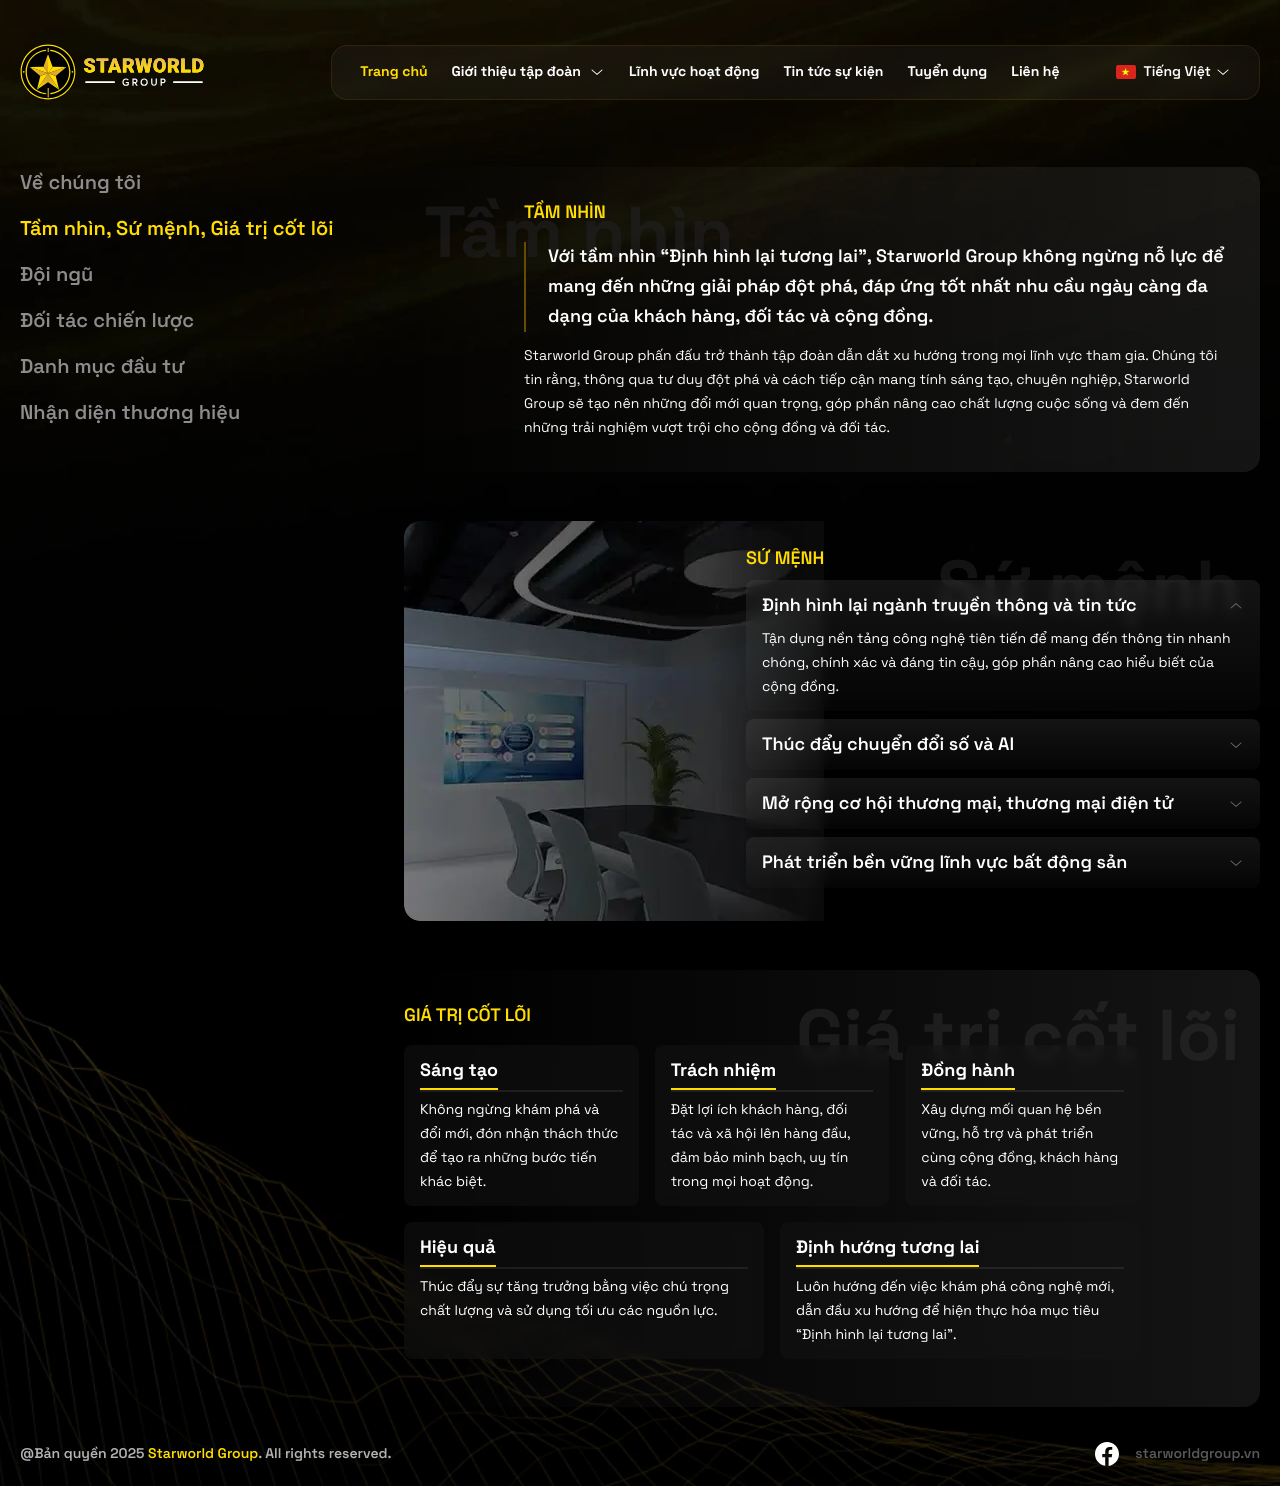
<file: vision.html>
<!doctype html>
<html lang="vi">
    <head>
        <meta charset="utf-8">
        <meta name="viewport" content="width=device-width, initial-scale=1">
        <meta name="theme-color" media="(prefers-color-scheme: light)" content="white">
        <meta name="theme-color" media="(prefers-color-scheme: dark)" content="black">
        <meta name="next-size-adjust" content="">
        
        <!-- favicon -->
        <link rel="shortcut icon" href="./images/favicon.ico" />
        <!-- end favicon -->
        <title>StarWorld Group</title>
        <!-- font -->
        <link rel="preconnect" href="https://fonts.googleapis.com">
        <link rel="preconnect" href="https://fonts.gstatic.com" crossorigin>
        <link href="https://fonts.googleapis.com/css2?family=Roboto:ital,wght@0,100..900;1,100..900&family=Space+Grotesk:wght@300..700&display=swap" rel="stylesheet">
        <!-- end font -->
       
        <meta name="description"
            content="Với niềm tin mãnh liệt vào sức mạnh của công nghệ và sự kết nối, Starworld Group không ngừng tìm kiếm những giải pháp sáng tạo nhằm “định hình lại tương lai” – mang đến trải nghiệm mới mẻ, chuyên nghiệp và giá trị hữu ích hơn cho khách hàng">
        <meta property="og:title" content="StarWorld Group">
        <meta property="og:description"
            content="Với niềm tin mãnh liệt vào sức mạnh của công nghệ và sự kết nối, Starworld Group không ngừng tìm kiếm những giải pháp sáng tạo nhằm “định hình lại tương lai” – mang đến trải nghiệm mới mẻ, chuyên nghiệp và giá trị hữu ích hơn cho khách hàng">
        <meta property="og:image" content="https://starworldgroup.vn/images/og-image.jpg">
        <meta property="og:image:width" content="640">
        <meta property="og:image:height" content="360">
        <meta property="og:image:alt" content="StarWorld Group">
        <meta name="twitter:card" content="summary_large_image">
        <meta name="twitter:title" content="StarWorld Group">
        <meta name="twitter:description"
            content="Với niềm tin mãnh liệt vào sức mạnh của công nghệ và sự kết nối, Starworld Group không ngừng tìm kiếm những giải pháp sáng tạo nhằm “định hình lại tương lai” – mang đến trải nghiệm mới mẻ, chuyên nghiệp và giá trị hữu ích hơn cho khách hàng">
        <meta name="twitter:image" content="https://starworldgroup.vn/images/og-image.jpg">
        <meta name="twitter:image:width" content="640">
        <meta name="twitter:image:height" content="360">
        <meta name="twitter:image:alt" content="StarWorld Group">
        <link rel="stylesheet" href="./css/style.css" />
        <script src="./lib/jquery/jquery-3.7.1.min.js"></script>
    </head>

    <body class="body">
        
        <!-- header -->
        <header id="header" class="header relative z-50 js__stickyHeader pt-24 pt-lg-0 w-full">
            <!-- pc -->
            <div class="d-3xl-block d-lg-none">
                <!-- navbar -->
                <div class="w-wrapper navbar d-3xl-flex w-full">
                    <div class="navbar-container w-1280 py-20 d-3xl-flex items-center justify-between gap-8">
                        <!-- logo -->
                        <div class="logo flex-0">
                            <a href="#" class="logo-link">
                                <img src="./images/svg/logo.svg" alt="">
                            </a>
                        </div>
                        <!-- end logo -->
                        <div class="navbar-right d-3xl-flex items-center justify-end">
                            <!-- menu -->
                            <ul class="navbar-menu w-full flex-1 d-3xl-flex items-center justify-end">
                                <!-- item -->
                                <li class="navbar-item active">
                                    <div class="navbar-item__heading d-3xl-flex items-center">
                                        <div class="navbar-item__title fs-14 text-white fw-bold">
                                            <a href="#" class="">Trang chủ</a>
                                        </div>
                                    </div>
                                </li>
                                <!-- end item -->
                                <!-- item -->
                                <li class="navbar-item">
                                    <div class="navbar-item__heading d-3xl-flex items-center">
                                        <div class="navbar-item__title fs-14 text-white fw-bold">
                                            <a href="#" class="">Giới thiệu tập đoàn</a>
                                        </div>
                                        <div class="navbar-item__icon">
                                            <img src="./images/svg/arrow-down-w.svg" alt="">
                                        </div>
                                    </div>
                                    <ul class="navbar-dropdown fs-16 text-white fw-400">
                                        <li class="navbar-dropdown__item">
                                            <a href="#">Về chúng tôi</a>
                                        </li>
                                        <li class="navbar-dropdown__item">
                                            <a href="#">Tầm nhìn, Sứ mệnh, Giá trị cốt lõi</a>
                                        </li>
                                        <li class="navbar-dropdown__item">
                                            <a href="#">Đội ngũ</a>
                                        </li>
                                        <li class="navbar-dropdown__item">
                                            <a href="#">Đối tác chiến lược</a>
                                        </li>
                                        <li class="navbar-dropdown__item">
                                            <a href="#">Danh mục đầu tư</a>
                                        </li>
                                        <li class="navbar-dropdown__item">
                                            <a href="#">Nhận diện thương hiệu</a>
                                        </li>
                                    </ul>
                                </li>
                                <!-- end item -->
                                <!-- item -->
                                <li class="navbar-item">
                                    <div class="navbar-item__heading d-3xl-flex items-center">
                                        <div class="navbar-item__title fs-14 text-white fw-bold">
                                            <a href="#" class="">Lĩnh vực hoạt động</a>
                                        </div>
                                    </div>
                                </li>
                                <!-- end item -->
                                <!-- item -->
                                <li class="navbar-item">
                                    <div class="navbar-item__heading d-3xl-flex items-center">
                                        <div class="navbar-item__title fs-14 text-white fw-bold">
                                            <a href="#" class="">Tin tức sự kiện</a>
                                        </div>
                                    </div>
                                </li>
                                <!-- end item -->
                                <!-- item -->
                                <li class="navbar-item">
                                    <div class="navbar-item__heading d-3xl-flex items-center">
                                        <div class="navbar-item__title fs-14 text-white fw-bold">
                                            <a href="#" class="">Tuyển dụng</a>
                                        </div>
                                    </div>
                                </li>
                                <!-- end item -->
                                <!-- item -->
                                <li class="navbar-item">
                                    <div class="navbar-item__heading d-3xl-flex items-center">
                                        <div class="navbar-item__title fs-14 text-white fw-bold">
                                            <a href="#" class="">Liên hệ</a>
                                        </div>
                                    </div>
                                </li>
                                <!-- end item -->
                                
                            </ul>
                            <!-- end menu -->
                            
                            <!-- language pc -->
                            <div class="language-pc flex-0 ml-32 ml-md-0">
                                <div class="language">
                                    <!-- language default -->
                                    <div class="language-default d-3xl-flex items-center">
                                        <div class="language-default__img flex-0 mr-4">
                                            <img src="./images/flag_vi.png" alt="">
                                        </div>
                                        <div class="language-default__text fs-14 text-white fw-600 mx-4 font-noto-sans">
                                            <span>Tiếng Việt</span>
                                        </div>
                                        <div class="language-default__icon icon-16">
                                            <img src="./images/svg/arrow-down-w.svg" alt="" class="language-arrow-down">
                                        </div>
                                    </div>
                                    <!-- end language default -->
                                    <ul class="language-list">
                                        <li class="language-item">
                                            <a href="#" class="language-item__link d-3xl-flex items-center">
                                                <div class="language-item__img flex-0 mr-8">
                                                    <img src="./images/flag_vi.png" alt="">
                                                </div>
                                                <div class="language-item__text fs-16 fw-400">
                                                    <span>Tiếng Việt</span>
                                                </div>
                                            </a>
                                        </li>
                                        <li class="language-item">
                                            <a href="#" class="language-item__link d-3xl-flex items-center">
                                                <div class="language-item__img flex-0 mr-8">
                                                    <img src="./images/flag_en.png" alt="">
                                                </div>
                                                <div class="language-item__text fs-16 fw-400">
                                                    <span>English</span>
                                                </div>
                                            </a>
                                        </li>
                                        
                                    </ul>
                                </div>
                            </div>
                            <!-- end language pc -->
                        </div>
                    </div>
                </div>
                <!-- end navbar -->
            </div>
            <!-- end pc -->

            <!-- mb -->
            <div class="d-3xl-none d-lg-block">
                <div class="header-mb px-20 relative z-30 pt-24">
                    <div class="header-mb__container w-1280 w-full d-3xl-flex items-center">
                        <!-- left -->
                        <div class="header-mb__left flex-0 d-3xl-flex items-center">
                            <a href="#" class="logo logo-mb">
                                <img src="./images/svg/logo.svg" alt="">
                            </a>

                        </div>
                        <!-- end left -->

                        <!-- right -->
                        <div class="header-mb__right flex-1 d-3xl-flex items-center justify-end">
                            <!-- social -->
                            <ul class="social-list d-3xl-flex items-center gap-8 flex-wrap">
                                <li class="social-item">
                                    <a href="#" class="social-item__link">
                                        <img src="./images/svg/fb-w-circle.svg" alt="">
                                    </a>
                                </li>
                            </ul>
                            <!-- end social -->
                        
                            <!-- sub menu -->
                            <div class="sub-menu-mb-wrapper js__subMenuContainer">
                                <div class="icon-bar js__clickShowMenuMb">
                                    <img src="./images/svg/bar-fa.svg" alt="" loading="lazy">
                                </div>
                                <div class="sub-menu-mb js__subMenuMb">
                                    <div class="sub-menu-mb__close js__closeSubMenuMb d-3xl-flex items-center">
                                        <img src="./images/svg/close-fa.svg" alt="" loading="lazy">
                                    </div>

                                    <div class="sub-menu-mb__container px-15 pb-32 pt-10 scroll">
                                        <ul class="sub-menu-mb__list js__subMenuMbContainer">
                                            <!-- item -->
                                            <li class="sub-menu-mb__item js__subMenuMbItem">
                                                <!-- heading -->
                                                <div class="sub-menu-mb__heading d-3xl-flex items-center justify-between js__showSubMenuMbItem">
                                                    <div class="link flex-1 fs-16 fw-600">
                                                        Trang chủ
                                                    </div>
                                                    <div class="arrow-icon flex-0 icon-16 ">
                                                        <img src="./images/svg/arrow-down-w.svg" alt="">
                                                    </div>
                                                </div>
                                                <!-- end heading -->

                                                <!-- dropwdown -->
                                                <div class="sub-menu-mb__dropdown fs-14 fw-600 text-gray-21">
                                                    <a href="#" class="link d-3xl-flex flex-1">Phật đản</a>
                                                    <a href="#" class="link d-3xl-flex flex-1">Phật thành đạo</a>
                                                    <a href="#" class="link d-3xl-flex flex-1">Công hạnh Đức Phật</a>
                                                </div>
                                                <!-- end dropwdown -->
                                            </li>
                                            <!-- end item -->
                                            <!-- item -->
                                            <li class="sub-menu-mb__item js__subMenuMbItem">
                                                <!-- heading -->
                                                <div class="sub-menu-mb__heading d-3xl-flex items-center justify-between js__showSubMenuMbItem">
                                                    <div class="link flex-1 fs-16 fw-600">
                                                        Trang chủ
                                                    </div>
                                                    <div class="arrow-icon flex-0 icon-16 ">
                                                        <img src="./images/svg/arrow-down-w.svg" alt="">
                                                    </div>
                                                </div>
                                                <!-- end heading -->

                                                <!-- dropwdown -->
                                                <div class="sub-menu-mb__dropdown fs-14 fw-600 text-gray-21">
                                                    <a href="#" class="link d-3xl-flex flex-1">Phật đản</a>
                                                    <a href="#" class="link d-3xl-flex flex-1">Phật thành đạo</a>
                                                    <a href="#" class="link d-3xl-flex flex-1">Công hạnh Đức Phật</a>
                                                </div>
                                                <!-- end dropwdown -->
                                            </li>
                                            <!-- end item -->
                                            <!-- item -->
                                            <li class="sub-menu-mb__item js__subMenuMbItem">
                                                <!-- heading -->
                                                <div class="sub-menu-mb__heading d-3xl-flex items-center justify-between js__showSubMenuMbItem">
                                                    <div class="link flex-1 fs-16 fw-600">
                                                        Trang chủ
                                                    </div>
                                                    <div class="arrow-icon flex-0 icon-16 ">
                                                        <img src="./images/svg/arrow-down-w.svg" alt="">
                                                    </div>
                                                </div>
                                                <!-- end heading -->

                                                <!-- dropwdown -->
                                                <div class="sub-menu-mb__dropdown fs-14 fw-600 text-gray-21">
                                                    <a href="#" class="link d-3xl-flex flex-1">Phật đản</a>
                                                    <a href="#" class="link d-3xl-flex flex-1">Phật thành đạo</a>
                                                    <a href="#" class="link d-3xl-flex flex-1">Công hạnh Đức Phật</a>
                                                </div>
                                                <!-- end dropwdown -->
                                            </li>
                                            <!-- end item -->
                                            <!-- item -->
                                            <li class="sub-menu-mb__item js__subMenuMbItem">
                                                <!-- heading -->
                                                <div class="sub-menu-mb__heading d-3xl-flex items-center justify-between js__showSubMenuMbItem">
                                                    <div class="link flex-1 fs-16 fw-600">
                                                        Trang chủ
                                                    </div>
                                                    <div class="arrow-icon flex-0 icon-16 ">
                                                        <img src="./images/svg/arrow-down-w.svg" alt="">
                                                    </div>
                                                </div>
                                                <!-- end heading -->

                                                <!-- dropwdown -->
                                                <div class="sub-menu-mb__dropdown fs-14 fw-600 text-gray-21">
                                                    <a href="#" class="link d-3xl-flex flex-1">Phật đản</a>
                                                    <a href="#" class="link d-3xl-flex flex-1">Phật thành đạo</a>
                                                    <a href="#" class="link d-3xl-flex flex-1">Công hạnh Đức Phật</a>
                                                </div>
                                                <!-- end dropwdown -->
                                            </li>
                                            <!-- end item -->
                                            
                                        </ul>
                                        <!-- language mb -->
                                        <div class="language-mb flex-0 mt-20">
                                            <div class="language">
                                                <!-- language default -->
                                                <div class="language-default d-3xl-flex items-center">
                                                    <div class="language-default__img flex-0 mr-4">
                                                        <img src="./images/flag_vi.png" alt="">
                                                    </div>
                                                    <div class="language-default__text fs-14 text-white fw-600 mx-4 font-noto-sans">
                                                        <span>Tiếng Việt</span>
                                                    </div>
                                                    <div class="language-default__icon icon-16">
                                                        <img src="./images/svg/arrow-down-w.svg" alt="" class="language-arrow-down">
                                                    </div>
                                                </div>
                                                <!-- end language default -->
                                                <ul class="language-list">
                                                    <li class="language-item">
                                                        <a href="#" class="language-item__link d-3xl-flex items-center">
                                                            <div class="language-item__img flex-0 mr-8">
                                                                <img src="./images/flag_vi.png" alt="">
                                                            </div>
                                                            <div class="language-item__text fs-16 fw-400">
                                                                <span>Tiếng Việt</span>
                                                            </div>
                                                        </a>
                                                    </li>
                                                    <li class="language-item">
                                                        <a href="#" class="language-item__link d-3xl-flex items-center">
                                                            <div class="language-item__img flex-0 mr-8">
                                                                <img src="./images/flag_en.png" alt="">
                                                            </div>
                                                            <div class="language-item__text fs-16 fw-400">
                                                                <span>English</span>
                                                            </div>
                                                        </a>
                                                    </li>
                                                    
                                                </ul>
                                            </div>
                                        </div>          
                                        <!-- end language mb -->
                                    </div>
                                </div>
                            </div>
                            <!-- end sub menu -->
                        </div>                                                                                      
                        <!-- end right -->
                    </div>                              
                </div>
            </div>
            <!-- end mb -->
        </header>
        <!-- end header -->
       
        <!-- main -->
        <main id="main" class="main">
            <!-- primary -->
            <section class="vision-primary relative z-20 over-hidden mt-32 mt-md-20 w-wrapper px-sm-20">
                <div class="vision-primary__container w-1280 relative py-15">
                    <div class="vision-primary__content block-primary">
                        <!-- left -->
                        <div class="vision-primary__left block-primary__left d-lg-none">
                            <ul class="side-list">
                                <li class="side-item fs-20 text-gray-8c fw-600 mb-16">
                                    <a href="#" class="side-link">Về chúng tôi</a>
                                </li>
                                <li class="side-item active fs-20 text-gray-8c fw-600 mb-16">
                                    <a href="#" class="side-link">Tầm nhìn, Sứ mệnh, Giá trị cốt lõi</a>
                                </li>
                                <li class="side-item fs-20 text-gray-8c fw-600 mb-16">
                                    <a href="#" class="side-link">Đội ngũ</a>
                                </li>
                                <li class="side-item fs-20 text-gray-8c fw-600 mb-16">
                                    <a href="#" class="side-link">Đối tác chiến lược</a>
                                </li>
                                <li class="side-item fs-20 text-gray-8c fw-600 mb-16">
                                    <a href="#" class="side-link">Danh mục đầu tư</a>
                                </li>
                                <li class="side-item fs-20 text-gray-8c fw-600 mb-16">
                                    <a href="#" class="side-link">Nhận diện thương hiệu</a>
                                </li>
                            </ul>
                        </div>
                        <!-- end left -->
                        <!-- right -->
                        <div class="vision-primary__right block-primary__right">
                            <!-- block three -->
                            <div class="block-three">
                                <span class="block-three__bg">Tầm nhìn</span>
                                <div class="block-three__content">
                                    <h1 class="block-three__title fs-18 fw-600 text-uppercase text-yellow-ff">
                                        <span>Tầm nhìn</span>
                                    </h1>
                                    <div class="block-three__sapo fs-18 fw-600 text-white">
                                        <p>Với tầm nhìn “Định hình lại tương lai”, Starworld Group không ngừng nỗ lực để mang đến những giải pháp đột phá, đáp ứng tốt nhất nhu cầu ngày càng đa dạng của khách hàng, đối tác và cộng đồng.</p>
                                    </div>
                                    <div class="block-three__des fs-14 text-white fw-400 text-gray-fc">
                                        <p>Starworld Group phấn đấu trở thành tập đoàn dẫn dắt xu hướng trong mọi lĩnh vực tham gia. Chúng tôi tin rằng, thông qua tư duy đột phá và cách tiếp cận mang tính sáng tạo, chuyên nghiệp, Starworld Group sẽ tạo nên những đổi mới quan trọng, góp phần nâng cao chất lượng cuộc sống và đem đến những trải nghiệm vượt trội cho cộng đồng và đối tác.</p>
                                    </div>
                                </div>
                            </div>
                            <!-- end block three -->

                            <!-- block four -->
                            <div class="block-four mt-48">
                                <!-- article -->
                                <div class="article d-3xl-flex">
                                    <span class="block-three__bg">Sứ mệnh</span>
                                    <!-- article img -->
                                    <div class="article-img d-3xl-block d-lg-none">
                                        <img src="./images/webp/su-menh.webp" alt="">
                                    </div>
                                    <!-- end article img -->
                                    <div class="article-img d-3xl-none d-lg-block">
                                        <img src="./images/webp/office-5.webp" alt="">
                                    </div>
                                    <!-- end article img -->

                                    <!-- content -->
                                    <div class="article-content">
                                        <h2 class="article-title fs-18 fw-600 text-uppercase text-yellow-ff">
                                            <span>Sứ mệnh</span>
                                        </h2>
                                        <div class="article-list">
                                            <!-- item -->
                                            <div class="article-item active mt-8 px-16 py-12 border-8 over-hidden js__collapseContainer">
                                                <div class="item-heading d-3xl-flex items-center justify-between js__collapse">
                                                    <h3 class="item-heading__title flex-1 fs-18 fw-600 text-white"><span>Định hình lại ngành truyền thông và tin tức</span></h3>
                                                    <div class="item-heading__icon flex-0 ml-8 icon-16">
                                                        <img src="./images/svg/arrow-down-gray-63.svg" alt="">
                                                    </div>
                                                </div>
                                                <div class="article-des fs-14 fw-400 text-white mt-8">
                                                    <p>Tận dụng nền tảng công nghệ tiên tiến để mang đến thông tin nhanh chóng, chính xác và đáng tin cậy, góp phần nâng cao hiểu biết của cộng đồng.</p>
                                                </div>
                                            </div>
                                            <!-- end item -->
                                            <!-- item -->
                                            <div class="article-item mt-8 px-16 py-12 border-8 over-hidden js__collapseContainer">
                                                <div class="item-heading d-3xl-flex items-center justify-between js__collapse">
                                                    <h3 class="item-heading__title flex-1 fs-18 fw-600 text-white"><span>Thúc đẩy chuyển đổi số và AI</span></h3>
                                                    <div class="item-heading__icon flex-0 ml-8 icon-16">
                                                        <img src="./images/svg/arrow-down-gray-63.svg" alt="">
                                                    </div>
                                                </div>
                                                <div class="article-des fs-14 fw-400 text-white mt-8">
                                                    <p>Ứng dụng AI và công nghệ mới để giúp doanh nghiệp, tổ chức và cá nhân tối ưu hoá hoạt động, nâng cao năng suất, tăng cường hiệu quả kinh doanh, đồng thời tạo ra những mô hình kinh doanh mới hiệu quả.</p>
                                                </div>
                                            </div>
                                            <!-- end item -->
                                            <!-- item -->
                                            <div class="article-item mt-8 px-16 py-12 border-8 over-hidden js__collapseContainer">
                                                <div class="item-heading d-3xl-flex items-center justify-between js__collapse">
                                                    <h3 class="item-heading__title flex-1 fs-18 fw-600 text-white"><span>Mở rộng cơ hội thương mại, thương mại điện tử</span></h3>
                                                    <div class="item-heading__icon flex-0 ml-8 icon-16">
                                                        <img src="./images/svg/arrow-down-gray-63.svg" alt="">
                                                    </div>
                                                </div>
                                                <div class="article-des fs-14 fw-400 text-white mt-8">
                                                    <p>Bằng cách tiếp cận thông minh, chuyên nghiệp và mới lạ, tạo ra các nền tảng tiện ích, giải pháp kinh doanh đột phá, mang lại giá trị cao cho cả đối tác và khách hàng.</p>
                                                </div>
                                            </div>
                                            <!-- end item -->
                                            <!-- item -->
                                            <div class="article-item mt-8 px-16 py-12 border-8 over-hidden js__collapseContainer">
                                                <div class="item-heading d-3xl-flex items-center justify-between js__collapse">
                                                    <h3 class="item-heading__title flex-1 fs-18 fw-600 text-white"><span>Phát triển bền vững lĩnh vực bất động sản</span></h3>
                                                    <div class="item-heading__icon flex-0 ml-8 icon-16">
                                                        <img src="./images/svg/arrow-down-gray-63.svg" alt="">
                                                    </div>
                                                </div>
                                                <div class="article-des fs-14 fw-400 text-white mt-8">
                                                    <p>Tạo ra môi trường kinh doanh bất động sản minh bạch, xây dựng những dự án hiện đại, gắn kết công nghệ với không gian sống, góp phần kiến tạo những đô thị văn minh và thân thiện với môi trường.</p>
                                                </div>
                                            </div>
                                            <!-- end item -->
                                           
                                        </div>
                                    </div>
                                    <!-- end content -->
                                </div>
                                <!-- end article -->
                            </div>
                            <!-- end block four -->

                            <!-- block five -->
                            <div class="block-five mt-48">
                                <span class="block-three__bg">Giá trị cốt lõi</span>
                                <h2 class="block-three__title fs-18 fw-600 text-uppercase text-yellow-ff">
                                    <span>Giá trị cốt lõi</span>
                                </h2>
                                <!-- content -->
                                <div class="block-five__content">
                                    <!-- row one -->
                                    <div class="block-five__row-one d-3xl-grid col-3 gap-16 d-lg-block my-16">
                                        <!-- article -->
                                        <div class="article">
                                            <h3 class="article-title fs-18 fw-700 text-white"><span>Sáng tạo</span></h3>
                                            <div class="article-des fs-14 fw-400 text-white">
                                                <p>Không ngừng khám phá và đổi mới, đón nhận thách thức để tạo ra những bước tiến khác biệt.</p>
                                            </div>
                                        </div>
                                        <!-- end article -->
                                        <!-- article -->
                                        <div class="article">
                                            <h3 class="article-title fs-18 fw-700 text-white"><span>Trách nhiệm</span></h3>
                                            <div class="article-des fs-14 fw-400 text-white">
                                                <p>Đặt lợi ích khách hàng, đối tác và xã hội lên hàng đầu, đảm bảo minh bạch, uy tín trong mọi hoạt động.</p>
                                            </div>
                                        </div>
                                        <!-- end article -->
                                        <!-- article -->
                                        <div class="article">
                                            <h3 class="article-title fs-18 fw-700 text-white"><span>Đồng hành</span></h3>
                                            <div class="article-des fs-14 fw-400 text-white">
                                                <p>Xây dựng mối quan hệ bền vững, hỗ trợ và phát triển cùng cộng đồng, khách hàng và đối tác.</p>
                                            </div>
                                        </div>
                                        <!-- end article -->
                                    </div>
                                    <!-- end row one -->
                                    <!-- row two -->
                                    <div class="block-five__row-two d-3xl-grid col-2 gap-16 d-lg-block my-16">
                                        <!-- article -->
                                        <div class="article">
                                            <h3 class="article-title fs-18 fw-700 text-white"><span>Hiệu quả</span></h3>
                                            <div class="article-des fs-14 fw-400 text-white">
                                                <p>Thúc đẩy sự tăng trưởng bằng việc chú trọng chất lượng và sử dụng tối ưu các nguồn lực.</p>
                                            </div>
                                        </div>
                                        <!-- end article -->
                                        <!-- article -->
                                        <div class="article">
                                            <h3 class="article-title fs-18 fw-700 text-white"><span>Định hướng tương lai</span></h3>
                                            <div class="article-des fs-14 fw-400 text-white">
                                                <p>Luôn hướng đến việc khám phá công nghệ mới, dẫn đầu xu hướng để hiện thực hóa mục tiêu “Định hình lại tương lai”.</p>
                                            </div>
                                        </div>
                                        <!-- end article -->
                                        
                                    </div>
                                    <!-- end row two -->
                                </div>
                                <!-- end content -->
                            </div>
                            <!-- end block five -->

                            
                        </div>
                        <!-- end right -->
                    </div>
                </div>
            </section>
            <!-- end primary -->

        </main>
        <!-- end main -->
        <!-- footer -->
        <footer id="footer" class="footer w-full">
            <section class="footer-primary relative z-20 over-hidden p-20 w-full">
                <div class="footer-primary__container w-1280 relative">
                    <!-- bot -->
                    <div class="footer-primary__bot d-3xl-flex items-center justify-between fs-14 fw-600">
                        <p class="bot-text text-w-07">@Bản quyền 2025 <a href="#" class="bot-text__link text-yellow-ff">Starworld Group</a>. <span class="bot-text-2">All rights reserved.</span></p>
                        <a href="#" class="d-3xl-flex d-md-none items-center text-gray-59">
                            <div class="flex-0 mr-16 icon-24">
                                <img src="./images/svg/fb-w-circle.svg" alt="">
                            </div>
                            <p>starworldgroup.vn</p>
                        </a>
                    </div>
                    <!-- end bot -->
                </div>
            </section>
        </footer>
        <!-- end footer -->
        <script src="./lib/embla/embla-carousel.umd.js"></script>
        <script src="./js/main.js"></script>

    </body>
</html>
</file>
<file: css/style.css>
html,
body,
div,
span,
applet,
object,
iframe,
h1,
h2,
h3,
h4,
h5,
h6,
p,
blockquote,
pre,
a,
abbr,
acronym,
address,
big,
cite,
code,
del,
dfn,
em,
img,
ins,
kbd,
q,
s,
samp,
small,
strike,
sub,
sup,
tt,
var,
u,
i,
center,
dl,
dt,
dd,
ol,
ul,
li,
fieldset,
form,
label,
legend,
table,
caption,
tbody,
tfoot,
thead,
tr,
th,
td,
article,
aside,
canvas,
details,
embed,
figure,
figcaption,
footer,
header,
hgroup,
menu,
nav,
output,
ruby,
section,
summary,
time,
mark,
audio,
video {
  margin: 0;
  padding: 0;
  border: 0;
  font-size: 100%;
  font: inherit;
  vertical-align: baseline;
}

/* HTML5 display-role reset for older browsers */
article,
aside,
details,
figcaption,
figure,
footer,
header,
hgroup,
menu,
nav,
section {
  display: block;
}

body {
  line-height: 1;
}

ol,
ul {
  list-style: none;
}

blockquote,
q {
  quotes: none;
}

blockquote:before,
blockquote:after,
q:before,
q:after {
  content: "";
  content: none;
}

table {
  border-collapse: collapse;
  border-spacing: 0;
}

html {
  box-sizing: border-box;
  scroll-behavior: smooth;
  -ms-text-size-adjust: 100%;
  -webkit-text-size-adjust: 100%;
}

* {
  margin: 0;
  padding: 0;
  -webkit-tap-highlight-color: transparent;
}

*,
*:before,
*:after {
  box-sizing: border-box;
}

body {
  position: relative;
  font-family: "Space Grotesk", sans-serif;
  font-weight: 400;
  font-size: 1rem;
  font-style: normal;
  text-rendering: geometricPrecision;
  line-height: 1.5;
  color: #32383e;
  background-color: #fff;
}
body.hidden {
  overflow: hidden;
  display: block;
}

.body {
  min-height: 100vh;
  display: flex;
  flex-direction: column;
  -webkit-box-align: center;
  align-items: center;
  overflow: auto;
  background-image: url("../images/webp/background02.webp");
  background-repeat: no-repeat;
  background-size: cover;
  background-position: center center;
  transition: background-image 0.5s ease-in-out;
}

input,
textarea,
select,
button {
  outline: none;
  font-family: "Space Grotesk", sans-serif;
  text-rendering: geometricPrecision;
  border: 0;
  color: #32383e;
  font-size: 1rem;
  background-color: transparent;
}

input {
  line-height: normal;
}

label,
button {
  cursor: pointer;
}

a {
  text-decoration: unset;
  color: inherit;
  word-break: break-word;
}

a:active,
a:focus {
  outline: 0;
  color: inherit;
}

a:hover {
  outline: 0;
  color: inherit;
  color: #ffdd00;
}

.link-decoration:hover {
  text-decoration: underline;
}

img {
  display: block;
  max-width: 100%;
  object-fit: cover;
}

.mx-auto {
  margin: auto;
}

.ml-auto {
  margin-left: auto;
}

.mr-auto {
  margin-right: auto;
}

.mt-auto {
  margin-top: auto;
}

p {
  line-height: 24px;
  word-break: break-word;
}
p + p {
  margin-top: 15px;
}

/*===========================================================================*/
.font-arial {
  font-family: "Arial", sans-serif;
}

.font-roboto {
  font-family: "Roboto", sans-serif;
}

/*===========================================================================*/
.w-880 {
  width: 100%;
  max-width: 880px;
  margin: 0 auto;
}

.w-1080 {
  width: 100%;
  max-width: 1080px;
  margin: 0 auto;
}

.w-1280 {
  width: 100%;
  max-width: 1280px;
  margin: 0 auto;
}

.w-1920 {
  width: 100%;
  max-width: 1920px;
  margin: 0 auto;
}

.w-full {
  width: 100%;
}

.w-15 {
  width: 15%;
}

.w-20 {
  width: 20%;
}

.w-25 {
  width: 25%;
}

.w-30 {
  width: 30%;
}

.w-32 {
  width: 32%;
}

.w-35 {
  width: 35%;
}

.w-40 {
  width: 40%;
}

.w-45 {
  width: 45%;
}

.w-50 {
  width: 50%;
}

.w-55 {
  width: 55%;
}

.w-57 {
  width: 57%;
}

.w-60 {
  width: 60%;
}

.w-65 {
  width: 65%;
}

.w-70 {
  width: 70%;
}

.w-170px {
  width: 170px;
}

.w-320px {
  width: 320px;
}

/*=================================================================*/
.d-3xl-none {
  display: none;
}

.d-3xl-block {
  display: block;
}

.d-3xl-flex {
  display: flex;
}

.d-3xl-grid {
  display: grid;
}

.d-3xl-inline {
  display: inline;
}

.d-3xl-inline-block {
  display: inline-block;
}

.d-3xl-inline-flex {
  display: inline-flex;
}

/*=================================================================*/
.btn {
  cursor: pointer;
  display: inline-flex;
  align-items: center;
  justify-content: center;
  padding: 6px 16px;
  background-color: #ffdd00;
  color: #1f1f1f;
  outline: none;
  font-weight: normal;
  border: 1px solid #ffdd00;
  border-radius: 6px;
  font-size: 16px;
  font-weight: 700;
}
.btn:hover {
  background-color: #d0b500;
  color: #1f1f1f;
}

/*===========================================================================*/
.fs-10 {
  font-size: 0.625rem;
}

.fs-11 {
  font-size: 0.6875rem;
}

.fs-12 {
  font-size: 0.75rem;
}

.fs-13 {
  font-size: 0.8125rem;
}

.fs-14 {
  font-size: 0.875rem;
}

.fs-15 {
  font-size: 0.9375rem;
}

.fs-16 {
  font-size: 1rem;
}

.fs-17 {
  font-size: 1.0625rem;
}

.fs-18 {
  font-size: 1.125rem;
}

.fs-20 {
  font-size: 1.25rem;
}

.fs-21 {
  font-size: 1.3125rem;
}

.fs-22 {
  font-size: 1.375rem;
}

.fs-23 {
  font-size: 1.4375rem;
}

.fs-24 {
  font-size: 1.5rem;
}

.fs-25 {
  font-size: 1.5625rem;
}

.fs-26 {
  font-size: 1.625rem;
}

.fs-28 {
  font-size: 1.75rem;
}

.fs-30 {
  font-size: 1.875rem;
}

.fs-32 {
  font-size: 2rem;
}

.fs-36 {
  font-size: 2.25rem;
}

.fs-40 {
  font-size: 2.5rem;
}

.fs-42 {
  font-size: 42px;
}

.fs-48 {
  font-size: 3rem;
}

.fs-60 {
  font-size: 3.75rem;
}

/*=================================================================*/
.ratio-136x242 {
  position: relative;
  display: block;
  padding-bottom: 177.94%;
}

.ratio-152x221 {
  position: relative;
  display: block;
  padding-bottom: 145.34%;
}

.ratio-5x7 {
  position: relative;
  display: block;
  padding-bottom: 140%;
}

.ratio-134x180 {
  position: relative;
  display: block;
  padding-bottom: 134.33%;
}

.ratio-250x292 {
  position: relative;
  display: block;
  padding-bottom: 116.8%;
}

.ratio-6x7 {
  position: relative;
  display: block;
  padding-bottom: 115%;
}

.ratio-320x356 {
  position: relative;
  display: block;
  padding-bottom: 111.25%;
}

.ratio-1x1,
.image-wrapper-full {
  position: relative;
  display: block;
  padding-bottom: 100%;
}

.ratio-7x6 {
  position: relative;
  display: block;
  padding-bottom: 86.85%;
}

.ratio-4x5 {
  position: relative;
  display: block;
  padding-bottom: 80%;
}

.ratio-4x3-1 {
  position: relative;
  display: block;
  padding-bottom: 76.92%;
}

.ratio-4x3 {
  position: relative;
  display: block;
  padding-bottom: 75%;
}

.ratio-13x9 {
  position: relative;
  display: block;
  padding-bottom: 69%;
}

.ratio-4x6 {
  position: relative;
  display: block;
  padding-bottom: 67%;
}

.ratio-164x256 {
  position: relative;
  display: block;
  padding-bottom: 64.06%;
}

.ratio-15x9 {
  position: relative;
  display: block;
  padding-bottom: 60%;
}

.ratio-16x9,
.image-wrapper {
  position: relative;
  display: block;
  padding-bottom: 56.25%;
}

.ratio-17x9 {
  position: relative;
  display: block;
  padding-bottom: 52.94%;
}

.ratio-21x8 {
  position: relative;
  display: block;
  padding-bottom: 49%;
}

.ratio-21x9 {
  position: relative;
  display: block;
  padding-bottom: 42.8571428571%;
}

.ratio-128x40 {
  position: relative;
  display: block;
  padding-bottom: 31.25%;
}

.ratio-2x12 {
  position: relative;
  display: block;
  padding-bottom: 16.67%;
}

.ratio-136x242 img,
.ratio-152x221 img,
.ratio-134x180 img,
.ratio-5x7 img,
.ratio-250x292 img,
.ratio-6x7 img,
.ratio-7x6 img,
.ratio-21x8 img,
.ratio-4x3-1 img,
.ratio-4x3 img,
.ratio-13x9 img,
.ratio-4x5 img,
.ratio-4x6 img,
.ratio-320x356 img,
.ratio-1x1 img,
.ratio-164x256 img,
.ratio-15x9 img,
.ratio-16x9 img,
.ratio-17x9 img,
.ratio-21x9 img,
.ratio-128x40 img,
.ratio-2x12 img,
.image-wrapper img,
.image-wrapper-full img {
  position: absolute;
  object-fit: cover;
  width: 100%;
  height: 100%;
}

/*=================================================================*/
.text-black {
  color: #000;
}

.text-white {
  color: #fff;
}

.text-w-d9 {
  color: #d9d9d9;
}

.text-w-07 {
  color: rgba(255, 255, 255, 0.7);
}

.text-gray-323 {
  color: #32383e;
}

.text-gray-59 {
  color: #595959;
}

.text-gray-1f {
  color: #1f1f1f;
}

.text-gray-8c {
  color: #8c8c8c;
}

.text-gray-fc {
  color: #fcfcfc;
}

.text-yellow-ff {
  color: #ffdd00;
}

/*=================================================================*/
.bg-white {
  background-color: #fff;
}

.bg-black {
  background-color: #000;
}

.bg-transparent {
  background-color: transparent;
}

.bg-w-004 {
  background-color: rgba(255, 255, 255, 0.04);
}

/*=================================================================*/
.fw-300 {
  font-weight: 300;
}

.fw-400 {
  font-weight: 400;
}

.fw-500 {
  font-weight: 500;
}

.fw-600 {
  font-weight: 600;
}

.fw-700 {
  font-weight: 700;
}

.fw-800 {
  font-weight: 800;
}

.fw-900 {
  font-weight: 900;
}

.fw-bold {
  font-weight: bold;
}

/*=================================================================*/
.mx-2 {
  margin-left: 2px;
  margin-right: 2px;
}

.my-2 {
  margin-top: 2px;
  margin-bottom: 2px;
}

/*=================================================================*/
.px-2 {
  padding-left: 2px;
  padding-right: 2px;
}

.p-2 {
  padding: 2px;
}

/*=================================================================*/
.pt-4 {
  padding-top: 0.25rem;
}

.pb-4 {
  padding-bottom: 0.25rem;
}

.pl-4 {
  padding-left: 0.25rem;
}

.pr-4 {
  padding-right: 0.25rem;
}

.py-4 {
  padding-top: 0.25rem;
  padding-bottom: 0.25rem;
}

.px-4 {
  padding-left: 0.25rem;
  padding-right: 0.25rem;
}

.p-4 {
  padding: 0.25rem;
}

.mt-4 {
  margin-top: 0.25rem;
}

.mb-4 {
  margin-bottom: 0.25rem;
}

.ml-4 {
  margin-left: 0.25rem;
}

.mr-4 {
  margin-right: 0.25rem;
}

.my-4 {
  margin-top: 0.25rem;
  margin-bottom: 0.25rem;
}

.mx-4 {
  margin-left: 0.25rem;
  margin-right: 0.25rem;
}

.m-4 {
  margin: 0.25rem;
}

/*=================================================================*/
.py-6 {
  padding-top: 6px;
  padding-bottom: 6px;
}

.px-6 {
  padding-left: 6px;
  padding-right: 6px;
}

.m-6 {
  margin: 6px;
}

/*=================================================================*/
.pt-8 {
  padding-top: 0.5rem;
}

.pb-8 {
  padding-bottom: 0.5rem;
}

.pl-8 {
  padding-left: 0.5rem;
}

.pr-8 {
  padding-right: 0.5rem;
}

.py-8 {
  padding-top: 0.5rem;
  padding-bottom: 0.5rem;
}

.px-8 {
  padding-left: 0.5rem;
  padding-right: 0.5rem;
}

.p-8 {
  padding: 0.5rem;
}

.mt-8 {
  margin-top: 0.5rem;
}

.mb-8 {
  margin-bottom: 0.5rem;
}

.ml-8 {
  margin-left: 0.5rem;
}

.mr-8 {
  margin-right: 0.5rem;
}

.my-8 {
  margin-top: 0.5rem;
  margin-bottom: 0.5rem;
}

.mx-8 {
  margin-left: 0.5rem;
  margin-right: 0.5rem;
}

.m-8 {
  margin: 0.5rem;
}

/*=================================================================*/
.pt-10 {
  padding-top: 0.625rem;
}

.pb-10 {
  padding-bottom: 0.625rem;
}

.pl-10 {
  padding-left: 0.625rem;
}

.pr-10 {
  padding-right: 0.625rem;
}

.py-10 {
  padding-top: 0.625rem;
  padding-bottom: 0.625rem;
}

.px-10 {
  padding-left: 0.625rem;
  padding-right: 0.625rem;
}

.p-10 {
  padding: 0.625rem;
}

.mt-10 {
  margin-top: 0.625rem;
}

.mb-10 {
  margin-bottom: 0.625rem;
}

.ml-10 {
  margin-left: 0.625rem;
}

.mr-10 {
  margin-right: 0.625rem;
}

.my-10 {
  margin-top: 0.625rem;
  margin-bottom: 0.625rem;
}

.mx-10 {
  margin-left: 0.625rem;
  margin-right: 0.625rem;
}

.m-10 {
  margin: 0.625rem;
}

/*=================================================================*/
.pt-12 {
  padding-top: 0.75rem;
}

.pb-12 {
  padding-bottom: 0.75rem;
}

.pl-12 {
  padding-left: 0.75rem;
}

.pr-12 {
  padding-right: 0.75rem;
}

.py-12 {
  padding-top: 0.75rem;
  padding-bottom: 0.75rem;
}

.px-12 {
  padding-left: 0.75rem;
  padding-right: 0.75rem;
}

.p-12 {
  padding: 0.75rem;
}

.mt-12 {
  margin-top: 0.75rem;
}

.mb-12 {
  margin-bottom: 0.75rem;
}

.ml-12 {
  margin-left: 0.75rem;
}

.mr-12 {
  margin-right: 0.75rem;
}

.my-12 {
  margin-top: 0.75rem;
  margin-bottom: 0.75rem;
}

.mx-12 {
  margin-left: 0.75rem;
  margin-right: 0.75rem;
}

.m-12 {
  margin: 0.75rem;
}

/*=================================================================*/
.pt-15 {
  padding-top: 0.9375rem;
}

.pb-15 {
  padding-bottom: 0.9375rem;
}

.pl-15 {
  padding-left: 0.9375rem;
}

.pr-15 {
  padding-right: 0.9375rem;
}

.py-15 {
  padding-top: 0.9375rem;
  padding-bottom: 0.9375rem;
}

.px-15 {
  padding-left: 0.9375rem;
  padding-right: 0.9375rem;
}

.p-15 {
  padding: 0.9375rem;
}

.mt-15 {
  margin-top: 0.9375rem;
}

.mb-15 {
  margin-bottom: 0.9375rem;
}

.ml-15 {
  margin-left: 0.9375rem;
}

.mr-15 {
  margin-right: 0.9375rem;
}

.my-15 {
  margin-top: 0.9375rem;
  margin-bottom: 0.9375rem;
}

.mx-15 {
  margin-left: 0.9375rem;
  margin-right: 0.9375rem;
}

.m-15 {
  margin: 0.9375rem;
}

/*=================================================================*/
.pt-16 {
  padding-top: 1rem;
}

.pb-16 {
  padding-bottom: 1rem;
}

.pl-16 {
  padding-left: 1rem;
}

.pr-16 {
  padding-right: 1rem;
}

.py-16 {
  padding-top: 1rem;
  padding-bottom: 1rem;
}

.px-16 {
  padding-left: 1rem;
  padding-right: 1rem;
}

.p-16 {
  padding: 1rem;
}

.mt-16 {
  margin-top: 1rem;
}

.mb-16 {
  margin-bottom: 1rem;
}

.ml-16 {
  margin-left: 1rem;
}

.mr-16 {
  margin-right: 1rem;
}

.my-16 {
  margin-top: 1rem;
  margin-bottom: 1rem;
}

.mx-16 {
  margin-left: 1rem;
  margin-right: 1rem;
}

.m-16 {
  margin: 1rem;
}

/*=================================================================*/
.pt-20 {
  padding-top: 1.25rem;
}

.pb-20 {
  padding-bottom: 1.25rem;
}

.pl-20 {
  padding-left: 1.25rem;
}

.pr-20 {
  padding-right: 1.25rem;
}

.py-20 {
  padding-top: 1.25rem;
  padding-bottom: 1.25rem;
}

.px-20 {
  padding-left: 1.25rem;
  padding-right: 1.25rem;
}

.p-20 {
  padding: 1.25rem;
}

.mt-20 {
  margin-top: 1.25rem;
}

.mb-20 {
  margin-bottom: 1.25rem;
}

.ml-20 {
  margin-left: 1.25rem;
}

.mr-20 {
  margin-right: 1.25rem;
}

.my-20 {
  margin-top: 1.25rem;
  margin-bottom: 1.25rem;
}

.mx-20 {
  margin-left: 1.25rem;
  margin-right: 1.25rem;
}

.m-20 {
  margin: 1.25rem;
}

/*=================================================================*/
.pt-24 {
  padding-top: 1.5rem;
}

.pb-24 {
  padding-bottom: 1.5rem;
}

.pl-24 {
  padding-left: 1.5rem;
}

.pr-24 {
  padding-right: 1.5rem;
}

.py-24 {
  padding-top: 1.5rem;
  padding-bottom: 1.5rem;
}

.px-24 {
  padding-left: 1.5rem;
  padding-right: 1.5rem;
}

.p-24 {
  padding: 1.5rem;
}

.mt-24 {
  margin-top: 1.5rem;
}

.mb-24 {
  margin-bottom: 1.5rem;
}

.ml-24 {
  margin-left: 1.5rem;
}

.mr-24 {
  margin-right: 1.5rem;
}

.my-24 {
  margin-top: 1.5rem;
  margin-bottom: 1.5rem;
}

.mx-24 {
  margin-left: 1.5rem;
  margin-right: 1.5rem;
}

.m-24 {
  margin: 1.5rem;
}

/*=================================================================*/
.pt-32 {
  padding-top: 2rem;
}

.pb-32 {
  padding-bottom: 2rem;
}

.pl-32 {
  padding-left: 2rem;
}

.pr-32 {
  padding-right: 2rem;
}

.py-32 {
  padding-top: 2rem;
  padding-bottom: 2rem;
}

.px-32 {
  padding-left: 2rem;
  padding-right: 2rem;
}

.p-32 {
  padding: 2rem;
}

.mt-32 {
  margin-top: 2rem;
}

.mb-32 {
  margin-bottom: 2rem;
}

.ml-32 {
  margin-left: 2rem;
}

.mr-32 {
  margin-right: 2rem;
}

.my-32 {
  margin-top: 2rem;
  margin-bottom: 2rem;
}

.mx-32 {
  margin-left: 2rem;
  margin-right: 2rem;
}

.m-32 {
  margin: 2rem;
}

/*=================================================================*/
.pt-40 {
  padding-top: 2.5rem;
}

.pb-40 {
  padding-bottom: 2.5rem;
}

.pl-40 {
  padding-left: 2.5rem;
}

.pr-40 {
  padding-right: 2.5rem;
}

.py-40 {
  padding-top: 2.5rem;
  padding-bottom: 2.5rem;
}

.px-40 {
  padding-left: 2.5rem;
  padding-right: 2.5rem;
}

.p-40 {
  padding: 2.5rem;
}

.mt-40 {
  margin-top: 2.5rem;
}

.mb-40 {
  margin-bottom: 2.5rem;
}

.ml-40 {
  margin-left: 2.5rem;
}

.mr-40 {
  margin-right: 2.5rem;
}

.my-40 {
  margin-top: 2.5rem;
  margin-bottom: 2.5rem;
}

.mx-40 {
  margin-left: 2.5rem;
  margin-right: 2.5rem;
}

.m-40 {
  margin: 2.5rem;
}

/*=================================================================*/
.pt-48 {
  padding-top: 48px;
}

.pb-48 {
  padding-bottom: 48px;
}

.py-48 {
  padding-top: 48px;
  padding-bottom: 48px;
}

.px-48 {
  padding-left: 48px;
  padding-right: 48px;
}

.mt-48 {
  margin-top: 49px;
}

/*=================================================================*/
.border-999 {
  border-radius: 999px;
  -webkit-border-radius: 999px;
  -moz-border-radius: 999px;
  -ms-border-radius: 999px;
  -o-border-radius: 999px;
}

.border-full {
  border-radius: 50%;
  -webkit-border-radius: 50%;
  -moz-border-radius: 50%;
  -ms-border-radius: 50%;
  -o-border-radius: 50%;
}

.border-5 {
  border-radius: 5px;
}

.border-8 {
  border-radius: 8px;
}

.border-12 {
  border-radius: 12px;
}

.border-16 {
  border-radius: 16px;
}

/*=================================================================*/
.fix-text {
  display: -webkit-box;
  -webkit-line-clamp: 1;
  -webkit-box-orient: vertical;
  overflow: hidden;
  text-overflow: ellipsis;
}

.fix-text2 {
  display: -webkit-box;
  -webkit-line-clamp: 2;
  -webkit-box-orient: vertical;
  overflow: hidden;
  text-overflow: ellipsis;
}

.fix-text3 {
  display: -webkit-box;
  -webkit-line-clamp: 3;
  -webkit-box-orient: vertical;
  overflow: hidden;
  text-overflow: ellipsis;
}

.fix-text4 {
  display: -webkit-box;
  -webkit-line-clamp: 4;
  -webkit-box-orient: vertical;
  overflow: hidden;
  text-overflow: ellipsis;
}

.fix-text5 {
  display: -webkit-box;
  -webkit-line-clamp: 5;
  -webkit-box-orient: vertical;
  overflow: hidden;
  text-overflow: ellipsis;
}

/*=================================================================*/
.lh-1 {
  line-height: 1;
}

.lh-24 {
  line-height: 24px;
}

.lh-130 {
  line-height: 130%;
}

.lh-140 {
  line-height: 140%;
}

.lh-150 {
  line-height: 150%;
}

.lh-160 {
  line-height: 160%;
}

/*=================================================================*/
.relative {
  position: relative;
}

.absolute {
  position: absolute;
}

/*=================================================================*/
.text-center {
  text-align: center;
}

.text-right {
  text-align: right;
}

.text-left {
  text-align: left;
}

/*=================================================================*/
.items-center {
  align-items: center;
}

.justify-between {
  justify-content: space-between;
}

.justify-center {
  justify-content: center;
}

.justify-around {
  justify-content: space-around;
}

.justify-end {
  justify-content: flex-end;
}

.flex-column {
  flex-direction: column;
}

.flex-wrap {
  flex-wrap: wrap;
}

.flex-0 {
  flex-shrink: 0;
}

.flex-1 {
  flex: 1;
}

.flex-2 {
  flex: 2;
}

.flex-3 {
  flex: 3;
}

/*=================================================================*/
.col-2 {
  grid-template-columns: repeat(2, 1fr);
}

.col-3 {
  grid-template-columns: repeat(3, 1fr);
}

.col-4 {
  grid-template-columns: repeat(4, 1fr);
}

.col-5 {
  grid-template-columns: repeat(5, 1fr);
}

.col-6 {
  grid-template-columns: repeat(6, 1fr);
}

.col-7 {
  grid-template-columns: repeat(7, 1fr);
}

.col-8 {
  grid-template-columns: repeat(8, 1fr);
}

/*=================================================================*/
.gap-8 {
  grid-gap: 0.5rem;
  gap: 0.5rem;
}

.gap-10 {
  grid-gap: 0.625rem;
  gap: 0.625rem;
}

.gap-12 {
  grid-gap: 12px;
  gap: 12px;
}

.gap-16 {
  grid-gap: 1rem;
  gap: 1rem;
}

.gap-20 {
  grid-gap: 1.25rem;
  gap: 1.25rem;
}

.gap-24 {
  grid-gap: 1.5rem;
  gap: 1.5rem;
}

.gap-30 {
  grid-gap: 1.875rem;
  gap: 1.875rem;
}

.gap-32 {
  grid-gap: 32px;
  gap: 32px;
}

.gap-40 {
  grid-gap: 2.5rem;
  gap: 2.5rem;
}

/*=================================================================*/
.h-full {
  height: 100%;
}

.h-auto {
  height: auto;
}

.h-48px {
  height: 48px;
}

.h-56px {
  height: 56px;
}

/*=================================================================*/
.z-10 {
  z-index: 10;
}

.z-20 {
  z-index: 20;
}

.z-30 {
  z-index: 30;
}

.z-40 {
  z-index: 40;
}

.z-50 {
  z-index: 50;
}

.z-100 {
  z-index: 100;
}

/*=================================================================*/
.transition {
  transition: all 0.2s cubic-bezier(0.175, 0.885, 0.32, 1);
}

/*=================================================================*/
.pointer {
  cursor: pointer;
}

/*=================================================================*/
.text-uppercase {
  text-transform: uppercase;
}

.text-capitalize {
  text-transform: capitalize;
}

.shadow {
  box-shadow: 0 2px 8px 1px rgba(0, 0, 0, 0.1);
}

.shadow-2 {
  box-shadow: 0 0 #000, 0px 1px 2px 0px rgba(21, 21, 21, 0.08);
}

.w-wrapper {
  padding-left: 20px;
  padding-right: 20px;
}

.over-hidden {
  overflow: hidden;
}

.over-auto {
  overflow: auto;
}

/*=================================================================*/
.tracking--0025em {
  letter-spacing: -0.025em;
}

/*=================================================================*/
.ml-3xl--10 {
  margin-left: -10px;
}

.mr-3xl--10 {
  margin-right: -10px;
}

.ml-3xl--15 {
  margin-left: -15px;
}

.mr-3xl--15 {
  margin-right: -15px;
}

/*=================================================================*/
.scale-107 img {
  transition: transform 0.3s;
}
.scale-107:hover img {
  transform: scale(1.07, 1.07);
}

/*=================================================================*/
.video-16x9 {
  position: relative;
  width: 100%;
  padding-top: 56.25%;
}
.video-16x9 iframe {
  position: absolute;
  top: 0;
  left: 0;
  width: 100%;
  height: 100%;
}

.video-9x16 iframe {
  aspect-ratio: 9/16;
  z-index: 1;
  pointer-events: auto;
}

/*=================================================================*/
.scroll::-webkit-scrollbar-track {
  background-color: #fff;
}
.scroll::-webkit-scrollbar {
  width: 6px;
  background-color: #fff;
  border-radius: 999px;
}
.scroll::-webkit-scrollbar-thumb {
  background-color: #D9D9D9;
  border-radius: 999px;
}

.scroll-hidden::-webkit-scrollbar-track {
  background-color: transparent;
  padding-bottom: 0;
  display: none;
  -ms-overflow-style: none;
  scrollbar-width: none;
}
.scroll-hidden::-webkit-scrollbar {
  width: 0;
  background-color: transparent;
  border-radius: 999px;
  padding-bottom: 0;
  display: none;
  -ms-overflow-style: none;
  scrollbar-width: none;
}
.scroll-hidden::-webkit-scrollbar-thumb {
  background-color: transparent;
  border-radius: 999px;
  padding-bottom: 0;
  display: none;
  -ms-overflow-style: none;
  scrollbar-width: none;
}

/*=================================================================*/
.inset-0 {
  inset: 0;
}

.icon-10 img {
  width: 10px;
  height: auto;
}

.icon-12 img {
  width: 12px;
  height: auto;
}

.icon-14 img {
  width: 14px;
  height: auto;
}

.icon-16 img {
  width: 16px;
  height: auto;
}

.icon-18 img {
  width: 18px;
  height: auto;
}

.icon-20 img {
  width: 20px;
  height: auto;
}

.icon-22 img {
  width: 22px;
  height: auto;
}

.icon-24 img {
  width: 24px;
  height: auto;
}

.icon-30 img {
  width: 30px;
  height: auto;
}

.overlay {
  position: fixed;
  inset: 0;
  opacity: 0;
  visibility: hidden;
  z-index: 0;
  background-color: rgba(0, 0, 0, 0.5);
  transition: all 0.2s ease;
  will-change: opacity;
}
.overlay.active {
  opacity: 1;
  visibility: visible;
  z-index: 99;
}

.inset-0 img {
  width: 100%;
  height: 100%;
}

.last-article .article:first-child,
.last-article .article-left__item:first-child {
  padding-top: 0;
}
.last-article .article:last-child,
.last-article .article-left__item:last-child {
  margin-bottom: 0;
  padding-bottom: 0;
  border-bottom: none;
}

.nowrap {
  flex-wrap: nowrap;
  white-space: nowrap;
  overflow: auto;
}

.border-b-w-04 {
  border-bottom: 1px solid rgba(255, 255, 255, 0.04);
}

.border-b-636 {
  border-bottom: 1px solid rgba(99, 107, 116, 0.2);
}

.header.sticky .navbar,
.header.sticky .header-mb {
  position: fixed;
  top: 0;
  left: 0;
  right: 0;
  width: 100%;
  z-index: 100;
  border: 1.5px solid rgba(249, 182, 7, 0.1);
  background-color: #000;
}
.header.sticky .header-mb {
  padding: 15px 20px;
}
.header-mb {
  display: flex;
  align-items: center;
}
.logo img {
  height: 56px;
  width: auto;
}
.logo-mb img {
  height: 40px;
}

.navbar {
  position: relative;
}
.navbar-right {
  border: 1.5px solid rgba(249, 182, 7, 0.1);
  border-radius: 16px;
  padding: 8px 16px;
  background-color: rgba(255, 255, 255, 0.04);
  backdrop-filter: blur(6px);
}
.navbar .navbar-item {
  position: relative;
}
.navbar .navbar-item__heading {
  padding: 8px 12px;
  background-color: transparent;
}
.navbar .navbar-item__icon {
  flex-shrink: 0;
  margin-left: 8px;
  transition: all 0.2s ease;
}
.navbar .navbar-item__icon img {
  width: 16px;
  height: auto;
}
.navbar .navbar-item:last-child .navbar-dropdown {
  left: auto;
  right: 0;
}
.navbar .navbar-item:hover .navbar-item__icon {
  transform: rotate(180deg);
}
.navbar .navbar-item:hover .navbar-dropdown {
  display: block;
}
.navbar .navbar-item.active .navbar-item__title a {
  color: #ffdd00;
}
.navbar .navbar-item .navbar-dropdown {
  position: absolute;
  top: 100%;
  left: 0;
  min-width: 300px;
  border-radius: 12px;
  background-color: rgba(0, 0, 0, 0.8);
  backdrop-filter: blur(6px);
  border-radius: 8px;
  padding: 6px 16px;
  z-index: 100;
  box-shadow: 0 3px 5px rgba(0, 0, 0, 0.2);
  margin-top: 10px;
  display: none;
}
.navbar .navbar-item .navbar-dropdown:before {
  content: "";
  position: absolute;
  top: -40px;
  left: 0;
  right: 0;
  height: 40px;
  background-color: transparent;
}
.navbar .navbar-item .navbar-dropdown__item a {
  display: flex;
  align-items: center;
  padding: 8px 0;
  border-bottom: 1px solid rgba(99, 107, 116, 0.2);
  color: #fff;
}
.navbar .navbar-item .navbar-dropdown__item a:hover {
  color: #ffdd00;
}
.navbar .navbar-item .navbar-dropdown__item:last-child a {
  border-bottom: none;
}

/* language*/
.language {
  position: relative;
  z-index: 10;
}
.language:hover .language-list {
  display: block;
}
.language-default {
  cursor: pointer;
  padding: 8px 12px;
  height: 37px;
}
.language-default__img img {
  width: 20px;
  height: 14px;
  border-radius: 2px;
  object-fit: cover;
}
.language-list {
  display: none;
  position: absolute;
  right: 0;
  width: 100%;
  margin-top: 10px;
  min-width: 150px;
  max-width: calc(100% - 32px);
  background-color: rgba(0, 0, 0, 0.4);
  backdrop-filter: blur(6px);
  border-radius: 8px;
  box-shadow: 0 2px 8px 1px rgba(0, 0, 0, 0.1);
  padding: 6px 16px;
}
.language-list::before {
  position: absolute;
  content: "";
  top: -15px;
  left: 0;
  right: 0;
  width: 100%;
  height: 20px;
  background-color: transparent;
}
.language-item__img img {
  width: 20px;
  height: 14px;
  border-radius: 2px;
  object-fit: cover;
}
.language-item__link {
  display: flex;
  padding: 8px 0;
  border-bottom: 1px solid rgba(99, 107, 116, 0.2);
  color: #fff;
}
.language-mb .language-default {
  padding: 0;
}
.language-mb .language-default__text {
  font-size: 24px;
}
.language-mb .language-list {
  left: 0;
  right: auto;
}

.social-item__link {
  width: 36px;
  height: 36px;
  display: flex;
  align-items: center;
  justify-content: center;
}

.sub-menu-mb {
  position: fixed;
  left: 0;
  top: 0;
  width: 100%;
  height: 100%;
  background-color: rgba(0, 0, 0, 0.6);
  backdrop-filter: blur(6px);
  z-index: 99999;
  transform: translateX(-100%);
  transition: all 0.2s ease;
}
.sub-menu-mb-wrapper .icon-bar {
  height: 36px;
  width: 36px;
  display: flex;
  align-items: center;
  justify-content: center;
  padding: 0 4px;
  border-radius: 6px;
  background-color: transparent;
}
.sub-menu-mb-wrapper .icon-bar:hover {
  background-color: #893611;
}
.sub-menu-mb.active {
  transform: translate(0);
}
.sub-menu-mb__close {
  width: 32px;
  height: 32px;
  border-radius: 8px;
  background-color: #664b00;
  display: flex;
  align-items: center;
  justify-content: center;
  margin: 4px;
  margin-left: auto;
}
.sub-menu-mb__close img {
  width: 16px;
  height: auto;
}
.sub-menu-mb__container {
  background-color: transparent;
  height: calc(100% - 40px);
  overflow: auto;
}
.sub-menu-mb__item .arrow-icon {
  padding: 10px;
  cursor: pointer;
}
.sub-menu-mb__item .arrow-icon img {
  width: 16px;
  height: auto;
}
.sub-menu-mb__item.active .sub-menu-mb__dropdown {
  display: block;
}
.sub-menu-mb__item.active .arrow-icon {
  transform: rotate(180deg);
}
.sub-menu-mb__heading {
  padding: 8px 0;
  border-bottom: 1px solid rgba(255, 255, 255, 0.08);
}
.sub-menu-mb__heading .link {
  color: #fff;
  font-weight: 500;
  font-size: 24px;
}
.sub-menu-mb__dropdown {
  display: none;
}
.sub-menu-mb__dropdown .link {
  padding: 16px 12px;
  font-size: 16px;
  font-weight: 500;
  border-bottom: 1px solid rgba(255, 255, 255, 0.08);
  color: #fff;
}

.overlay {
  position: fixed;
  inset: 0;
  opacity: 0;
  visibility: hidden;
  z-index: 0;
  background-color: rgba(0, 0, 0, 0.5);
  transition: all 0.2s ease;
  will-change: opacity;
}

.main {
  width: 100%;
  min-height: calc(100vh - 64px - 120px);
}

.ads-right img {
  width: 100%;
}

.ads-center {
  display: flex;
  align-items: center;
  justify-content: center;
}

.block-primary {
  display: flex;
}
.block-primary__left {
  flex-shrink: 0;
  max-width: 360px;
  width: 100%;
}
.block-primary__right {
  flex: 1;
  padding-left: 24px;
  max-width: calc(100% - 360px);
  width: 100%;
}

.block-secondary {
  display: flex;
}
.block-secondary__right {
  flex-shrink: 0;
  max-width: 410px;
  width: 100%;
}
.block-secondary__left {
  flex: 1;
  padding-right: 24px;
  max-width: calc(100% - 410px);
  width: 100%;
}

.same-height .swiper-wrapper {
  display: flex;
}
.same-height .swiper-slide {
  display: flex;
  flex-direction: column;
  align-items: stretch;
  height: auto;
}
.same-height .article {
  flex-grow: 1;
  display: flex;
  flex-direction: column;
}
.same-height .article-img {
  flex-shrink: 0;
}
.same-height .article-content {
  flex: 1;
  display: flex;
  flex-direction: column;
  justify-content: space-between;
}

.hidden.active {
  display: block;
}

.hidden {
  display: none;
}

/*-------------------------------------------------*/
.video-bg-home {
  position: absolute;
  top: 0;
  left: 0;
  width: 100%;
  height: 100%;
  background: linear-gradient(180deg, rgba(0, 0, 0, 0.4) 0%, rgba(0, 0, 0, 0.55) 100%);
  z-index: 10;
}

/*-------------------------------------------------*/
.heading-secondary__title {
  font-size: 44px;
  display: block;
  color: #171a1c;
  font-weight: 700;
  background: linear-gradient(180deg, #FFF 6.2%, rgba(255, 255, 255, 0.64) 57.32%, rgba(255, 255, 255, 0.24) 100%);
  -webkit-background-clip: text;
  background-clip: text;
  -webkit-background-clip: text;
  -webkit-text-fill-color: transparent;
}

.heading-tertiary__title {
  font-size: 20px;
  display: block;
  color: #171a1c;
  font-weight: 700;
  background: linear-gradient(180deg, #FFF 6.2%, rgba(255, 255, 255, 0.64) 57.32%, rgba(255, 255, 255, 0.24) 100%);
  -webkit-background-clip: text;
  background-clip: text;
  -webkit-background-clip: text;
  -webkit-text-fill-color: transparent;
}

/*-------------------------------------------------*/
.section-primary__content {
  display: -webkit-box;
  display: -webkit-flex;
  display: -ms-flexbox;
  display: flex;
  -webkit-flex-direction: column;
  -ms-flex-direction: column;
  flex-direction: column;
  gap: 16px;
  overflow: hidden;
  -webkit-align-items: center;
  -webkit-box-align: center;
  -ms-flex-align: center;
  align-items: center;
  -webkit-box-pack: center;
  -ms-flex-pack: center;
  -webkit-justify-content: center;
  justify-content: center;
  position: relative;
  height: calc(100vh - 320px);
}
.section-primary__title {
  margin: 0;
  display: block;
  font-size: 80px;
  color: #32383e;
  font-weight: 600;
  line-height: 96px;
  letter-spacing: -2.4px;
  text-align: center;
  background: linear-gradient(180deg, #FFF 6.2%, rgba(255, 255, 255, 0.64) 57.32%, rgba(255, 255, 255, 0.24) 100%);
  -webkit-background-clip: text;
  background-clip: text;
  -webkit-background-clip: text;
  -webkit-text-fill-color: transparent;
}
.section-primary__des {
  font-size: 16px;
  color: #d9d9d9;
  text-align: center;
  font-weight: 500;
}

.pagination {
  flex-wrap: wrap;
}
.pagination-item {
  margin: 4px;
}
.pagination-item.active .pagination-link {
  color: #ffdd00;
  border-color: #ffdd00;
  opacity: 1;
}
.pagination-link {
  display: flex;
  align-items: center;
  justify-content: center;
  color: #ffffff;
  border: 1px solid rgba(255, 255, 255, 0.0588235294);
  border-radius: 8px;
  min-width: 32px;
  height: 32px;
  font-size: 14px;
  font-weight: 600;
  background-color: rgba(255, 255, 255, 0.0588235294);
  opacity: 0.8;
}
.pagination-link:hover {
  background-color: #1f1f1f;
}
.pagination-link img {
  height: 20px;
  width: auto;
}

.see-more-primary__link {
  display: flex;
  align-items: center;
  justify-content: center;
  border: 1px solid #ffdd00;
  border-radius: 12px;
  padding: 12px 30px;
  color: #FFDD00;
  font-weight: bold;
  font-size: 16px;
  background-color: transparent;
}
.see-more-primary__link:hover {
  background: linear-gradient(rgba(255, 221, 0, 0.12) 0%, rgba(255, 221, 0, 0.2) 100%);
}

.see-more-secondary__link {
  display: flex;
  align-items: center;
  justify-content: center;
  border: 1px solid #ffdd00;
  border-radius: 12px;
  padding: 12px 30px;
  color: #FFDD00;
  font-weight: bold;
  font-size: 16px;
  background-color: transparent;
}
.see-more-secondary__link:hover {
  background: linear-gradient(rgba(255, 221, 0, 0.12) 0%, rgba(255, 221, 0, 0.2) 100%);
}

.block-one .article-content {
  display: flex;
  flex-direction: column;
  padding: 24px 48px 24px 32px;
  border-radius: 16px;
  background: linear-gradient(rgba(255, 255, 255, 0.08) 0%, rgba(223, 223, 223, 0.02) 100%);
  backdrop-filter: blur(4px);
  cursor: pointer;
  min-height: 252px;
  margin-right: -36px;
}
.block-one .article-img-list {
  display: grid;
  grid-template-columns: repeat(2, 1fr);
  grid-gap: 16px;
}
.block-one .article-img:first-child {
  width: 240px;
}
.block-one .article-img:nth-child(2) {
  margin-top: auto;
  width: 190px;
}
.block-one .article-img:nth-child(3) {
  width: 170px;
  margin-left: auto;
}
.block-one .article-img:nth-child(4) {
  width: 120px;
}

.block-two .article {
  position: relative;
}
.block-two .article::before {
  content: "";
  width: 1px;
  height: 100%;
  background-color: rgb(32, 28, 1);
  position: absolute;
  top: 0;
  left: 24px;
  bottom: 0;
  z-index: -1;
}
.block-two .article-icon {
  flex-shrink: 0;
  width: 48px;
  height: 48px;
  border-radius: 50%;
  background: rgb(32, 28, 1);
  box-shadow: rgba(21, 21, 21, 0.08) 0px 2px 8px -2px, rgba(21, 21, 21, 0.08) 0px 6px 12px -2px;
  display: flex;
  -webkit-box-align: center;
  align-items: center;
  -webkit-box-pack: center;
  justify-content: center;
}
.block-two .article-des {
  padding-left: 24px;
  padding-bottom: 20px;
  color: #fcfcfc;
  font-size: 14px;
}
.block-two .article-des a, .block-two .article-des span {
  color: #ffdd00;
  font-weight: 600;
}

.block-three {
  display: flex;
  flex-direction: column;
  width: 100%;
  border-radius: 16px;
  background: linear-gradient(270deg, rgba(255, 255, 255, 0.08) 0%, rgba(223, 223, 223, 0) 100%);
  position: relative;
  padding: 32px 32px 32px 120px;
}
.block-three__bg {
  opacity: 0.72;
  background: linear-gradient(90deg, rgb(27, 27, 27) 0%, rgba(27, 27, 27, 0.8) 100%) text;
  -webkit-text-fill-color: transparent;
  position: absolute;
  z-index: -1;
  top: 12px;
  left: 20px;
  font-size: 72px;
  color: #32383e;
  font-weight: 700;
}
.block-three__sapo {
  margin-top: 16px;
  padding-left: 22px;
  border-left: 2px solid rgb(102, 75, 0);
  margin-bottom: 12px;
  line-height: 30px;
}
.block-three__sapo p {
  line-height: 30px;
}

.block-four .block-three__bg {
  left: auto;
  right: 20px;
}
.block-four .article {
  display: flex;
  flex-direction: row;
  width: 100%;
  position: relative;
}
.block-four .article-img {
  width: 420px;
  height: 400px;
  flex-shrink: 0;
}
.block-four .article-img img {
  width: 100%;
  height: 100%;
  border-top-left-radius: 16px;
  border-bottom-left-radius: 16px;
}
.block-four .article-content {
  width: 100%;
  margin-left: -78px;
  padding-top: 24px;
}
.block-four .article-item {
  background: linear-gradient(rgba(255, 255, 255, 0.08) 0%, rgba(223, 223, 223, 0.02) 100%);
  backdrop-filter: blur(6px);
}
.block-four .article-item.active .article-des {
  display: block;
}
.block-four .article-item.active .item-heading__icon {
  transform: rotate(180deg);
}
.block-four .article-item .item-heading {
  cursor: pointer;
}
.block-four .article-item .item-heading__icon {
  transition: all 0.2s ease;
}
.block-four .article-des {
  display: none;
}

.block-five {
  padding: 32px 120px 32px 0px;
  width: 100%;
  border-radius: 16px;
  background: linear-gradient(270deg, rgba(255, 255, 255, 0.08) 0%, rgba(223, 223, 223, 0) 100%);
  position: relative;
}
.block-five .block-three__bg {
  left: auto;
  right: 20px;
}
.block-five .article {
  padding: 12px 16px;
  border-radius: 8px;
  background: rgba(21, 21, 21, 0.48);
  -webkit-backdrop-filter: blur(6px);
  backdrop-filter: blur(6px);
}
.block-five .article-title {
  margin-bottom: 6px;
  border-bottom: 2px solid rgba(255, 255, 255, 0.08);
}
.block-five .article-title span {
  display: inline-block;
  padding-bottom: 4px;
  border-bottom: 2px solid #FFDD00;
}

/*-------------------------------------------------- about us*/
.side-item.active {
  color: #ffdd00;
}

/*-------------------------------------------------- our team*/
.our-team-primary__content .article {
  display: flex;
  flex-direction: column;
  padding: 16px;
  border-radius: 16px;
  background: linear-gradient(rgba(255, 255, 255, 0.08) 0%, rgba(223, 223, 223, 0.02) 100%);
  backdrop-filter: blur(4px);
}
.our-team-primary__content .article:hover {
  background: linear-gradient(rgba(255, 221, 0, 0.12) 0%, rgba(255, 221, 0, 0.2) 100%);
}

/*-------------------------------------------------- partners*/
.partners-primary .right-content .article-img {
  display: flex;
  flex-direction: column;
  -webkit-box-align: center;
  align-items: center;
  -webkit-box-pack: center;
  justify-content: center;
  border-radius: 16px;
  background: linear-gradient(rgba(255, 255, 255, 0.08) 0%, rgba(223, 223, 223, 0.02) 100%);
  backdrop-filter: blur(4px);
  cursor: pointer;
  min-height: 80px;
  width: 100%;
}
.partners-primary .right-content .article-img img {
  height: 48px;
  width: auto;
  object-fit: contain;
}

/*-------------------------------------------------- portfolio*/
.portfolio-primary__right .article {
  display: flex;
  flex-direction: column;
  padding: 16px;
  border-radius: 16px;
  background: linear-gradient(rgba(255, 255, 255, 0.08) 0%, rgba(223, 223, 223, 0.02) 100%);
  backdrop-filter: blur(4px);
  min-height: 419px;
  width: 100%;
}
.portfolio-primary__right .article:hover {
  background: linear-gradient(rgba(255, 221, 0, 0.12) 0%, rgba(255, 221, 0, 0.2) 100%);
}
.portfolio-primary__right .article-content {
  flex: 1;
  display: flex;
  flex-direction: column;
}
.portfolio-primary__right .article-detail {
  margin-top: auto;
}

/*-------------------------------------------------- brand*/
.brand-primary__right .row-one__title {
  font-size: 30px;
  display: block;
  color: #32383e;
  font-weight: 600;
  background: linear-gradient(180deg, #FFF 6.2%, rgba(255, 255, 255, 0.64) 57.32%, rgba(255, 255, 255, 0.24) 100%);
  -webkit-background-clip: text;
  background-clip: text;
  -webkit-background-clip: text;
  -webkit-text-fill-color: transparent;
}
.brand-primary__right .row-two__btn {
  border-radius: 12px;
  background-color: #FFDD00;
  height: 48px;
  padding: 6px 16px;
  font-weight: 700;
  color: #1f1f1f;
}
.brand-primary__right .row-two__btn:hover {
  background-color: #d9b500;
  color: #1f1f1f;
}
.brand-primary__right .row-three .article {
  display: flex;
  flex-direction: row;
  -webkit-box-align: center;
  align-items: center;
  -webkit-box-pack: center;
  justify-content: center;
  aspect-ratio: 436/232;
  height: 100%;
  border-radius: 16px;
  border: 2px solid rgba(255, 255, 255, 0.32);
  background: rgb(255, 255, 255);
  backdrop-filter: blur(4px);
}
.brand-primary__right .row-three .article:nth-child(even) {
  background-color: #000;
}
.brand-primary__right .row-four .article {
  display: flex;
  flex-direction: row;
  -webkit-box-align: center;
  align-items: center;
  -webkit-box-pack: center;
  justify-content: center;
  aspect-ratio: 436/140;
  height: 100%;
  border-radius: 16px;
  border: 2px solid rgba(255, 255, 255, 0.32);
  background: rgb(255, 255, 255);
  backdrop-filter: blur(4px);
}
.brand-primary__right .row-four .article:nth-child(even) {
  background-color: #000;
}
.brand-primary__right .row-five .article {
  display: flex;
  flex-direction: row;
  -webkit-box-align: center;
  align-items: center;
  -webkit-box-pack: center;
  justify-content: center;
  aspect-ratio: 436/232;
  height: 100%;
  border-radius: 16px;
  border: 2px solid rgba(255, 255, 255, 0.32);
  background: rgb(255, 255, 255);
  backdrop-filter: blur(4px);
}
.brand-primary__right .row-five .article:nth-child(even) {
  background-color: #000;
}

/*-------------------------------------------------- our services*/
.our-services-primary__list .article {
  display: flex;
  flex-direction: column;
  padding: 24px 32px;
  border-radius: 16px;
  background: linear-gradient(rgba(255, 255, 255, 0.08) 0%, rgba(223, 223, 223, 0.02) 100%);
  backdrop-filter: blur(4px);
  cursor: pointer;
  min-height: 260px;
}
.our-services-primary__list .article:hover {
  animation: dropDown 0.6s ease-out forwards;
  background: linear-gradient(rgba(255, 221, 0, 0.12) 0%, rgba(255, 221, 0, 0.2) 100%);
}
.our-services-primary__list .article:hover .article-icon,
.our-services-primary__list .article:hover .article-title {
  display: none;
}
.our-services-primary__list .article:hover .article-des {
  display: block;
  margin-top: 0;
}
.our-services-primary__list .article-icon {
  border-radius: 12px;
  padding: 8px;
  background: rgba(255, 221, 0, 0.08);
  width: 48px;
  height: 48px;
  -webkit-box-align: center;
  align-items: center;
  -webkit-box-pack: center;
  justify-content: center;
  display: flex;
}
.our-services-primary__list .article-des p {
  line-height: 22.4px;
  letter-spacing: -0.48px;
}

@keyframes dropDown {
  0% {
    opacity: 0;
    transform: translateY(-30px);
  }
  100% {
    opacity: 1;
    transform: translateY(0);
  }
}
/*-------------------------------------------------- news*/
.cate-primary__content {
  border-radius: 16px;
  overflow: hidden;
}
.cate-primary__content .article-large {
  padding: 20px;
  cursor: pointer;
  background: linear-gradient(rgba(255, 255, 255, 0.08) 0%, rgba(223, 223, 223, 0.02) 100%);
  backdrop-filter: blur(4px);
  border-right: 1px solid rgba(255, 255, 255, 0.04);
}
.cate-primary__content .article-smalls {
  border-bottom-right-radius: 16px;
  background: linear-gradient(rgba(255, 255, 255, 0.08) 0%, rgba(223, 223, 223, 0.02) 100%);
  backdrop-filter: blur(4px);
}
.cate-primary__content .article-smalls .article:last-child {
  border-bottom: none;
}

/*-------------------------------------------------- all news*/
.all-cate-primary__content .left-content .article {
  background: linear-gradient(rgba(255, 255, 255, 0.08) 0%, rgba(223, 223, 223, 0.02) 100%);
  backdrop-filter: blur(4px);
  border-radius: 16px;
  -webkit-box-align: center;
  align-items: center;
}
.all-cate-primary__content .left-content .article:hover {
  background: linear-gradient(rgba(255, 221, 0, 0.12) 0%, rgba(255, 221, 0, 0.2) 100%);
}
.all-cate-primary__content .right-content .right-item {
  background: linear-gradient(rgba(255, 255, 255, 0.08) 0%, rgba(223, 223, 223, 0.02) 100%);
  backdrop-filter: blur(4px);
  border-radius: 16px;
  padding: 16px;
}
.all-cate-primary__content .right-content .right-link {
  display: block;
  line-height: 1.4;
  letter-spacing: -3%;
}

/*-------------------------------------------------- careers*/
.careers-primary .list-heading {
  overflow: hidden;
}
.careers-primary .list-heading__container {
  display: flex;
  flex-wrap: nowrap;
  white-space: nowrap;
  padding-bottom: 10px;
  margin-bottom: 12px;
  border-bottom: 1px solid rgba(99, 107, 116, 0.2);
}
.careers-primary .list-heading__item {
  flex: 0 0 auto;
  margin-right: 24px;
  font-size: 16px;
  font-weight: 600;
  color: #fff;
}
.careers-primary .careers-list .article {
  display: flex;
  flex-direction: column;
  padding: 16px;
  border-radius: 16px;
  background: linear-gradient(rgba(255, 255, 255, 0.08) 0%, rgba(223, 223, 223, 0.02) 100%);
  backdrop-filter: blur(4px);
  min-height: 230px;
  height: 100%;
}
.careers-primary .careers-list .article:hover {
  background: linear-gradient(rgba(255, 221, 0, 0.12) 0%, rgba(255, 221, 0, 0.2) 100%);
}
.careers-primary .careers-list .article-content {
  flex: 1;
  display: flex;
  flex-direction: column;
}
.careers-primary .careers-list .article-detail {
  margin-top: auto;
}

/*-------------------------------------------------- contact*/
.contact-primary__top .top-item img {
  max-height: 48px;
  width: auto;
  object-fit: contain;
}
.contact-primary__content {
  width: 100%;
  display: -webkit-box;
  display: -webkit-flex;
  display: -ms-flexbox;
  display: flex;
  gap: 64px;
  -webkit-align-items: flex-start;
  -webkit-box-align: flex-start;
  -ms-flex-align: flex-start;
  align-items: flex-start;
  border-radius: 16px;
  background: linear-gradient(180deg, rgba(255, 255, 255, 0.08) 0%, rgba(223, 223, 223, 0.02) 100%);
  -webkit-backdrop-filter: blur(4px);
  backdrop-filter: blur(4px);
  padding: 32px;
}
.contact-primary__left {
  max-width: 792px;
  width: 100%;
}
.contact-primary__left .left-map {
  max-width: 460px;
  width: 100%;
}
.contact-primary__left .left-map iframe {
  min-height: 320px;
  width: 100%;
}
.contact-primary__left .left-info .info-item:last-child {
  margin-bottom: 0;
}
.contact-primary__left .left-info .info-item__icon {
  margin-top: 8px;
}
.contact-primary__left .left-info .info-item .text-2 {
  margin-top: 8px;
  display: block;
}
.contact-primary__right {
  width: 100%;
}
.contact-primary__right .contact-form .label {
  font-size: 12px;
  color: #8c8c8c;
  margin-bottom: 6px;
  display: block;
}
.contact-primary__right .contact-form input {
  display: block;
  border-radius: 12px;
  border: 1px solid rgba(238, 238, 238, 0.12);
  padding: 10px 12px;
  background-color: transparent;
  font-size: 14px;
  color: #FFF;
  font-weight: 400;
  letter-spacing: -0.28px;
  width: 100%;
}
.contact-primary__right .contact-form input::placeholder {
  color: #d9d9d9;
}
.contact-primary__right .contact-form input:hover {
  border-color: #FFDD00;
}
.contact-primary__right .contact-form input:focus {
  border-color: #d9d9d9;
}
.contact-primary__right .contact-form textarea {
  display: block;
  border-radius: 12px;
  border: 1px solid rgba(238, 238, 238, 0.12);
  padding: 10px 12px;
  background-color: transparent;
  font-size: 14px;
  color: #FFF;
  font-weight: 400;
  letter-spacing: -0.28px;
  width: 100%;
  height: 100px;
  resize: none;
  outline: none;
  scrollbar-width: none;
}
.contact-primary__right .contact-form textarea::placeholder {
  color: #d9d9d9;
}
.contact-primary__right .contact-form textarea:hover {
  border-color: #FFDD00;
}
.contact-primary__right .contact-form textarea:focus {
  border-color: #d9d9d9;
}
.contact-primary__right .contact-btn .btn {
  height: 48px;
}
.contact-primary__right .contact-error {
  font-size: 12px;
  font-weight: 500;
  color: #c41c1c;
  margin-top: 1px;
}

.pane-item {
  display: none;
}
.pane-item.active {
  display: block;
}

.breadcrumb-primary__list {
  margin-bottom: 2px;
  display: flex;
  flex-wrap: wrap;
}
.breadcrumb-primary__item {
  color: #ffdd00;
}
.breadcrumb-primary__item:last-child .breadcrumb-primary__link {
  color: #8c8c8c;
  user-select: none;
  pointer-events: none;
  margin-right: 0;
}
.breadcrumb-primary__item:last-child .breadcrumb-primary__link::before {
  content: none;
}
.breadcrumb-primary__link {
  position: relative;
  display: inline-block;
  margin-right: 20px;
  padding: 3px 0;
}
.breadcrumb-primary__link::before {
  content: "/";
  position: absolute;
  right: -13px;
  color: #32383e;
  font-size: 12px;
  top: 50%;
  transform: translateY(-50%);
}

.side-right-primary .right-item {
  background: linear-gradient(rgba(255, 255, 255, 0.08) 0%, rgba(223, 223, 223, 0.02) 100%);
  backdrop-filter: blur(4px);
  border-radius: 16px;
  padding: 16px;
}
.side-right-primary .right-link {
  display: block;
  line-height: 1.4;
  letter-spacing: -3%;
}

.related-news .left-content .article {
  background: linear-gradient(rgba(255, 255, 255, 0.08) 0%, rgba(223, 223, 223, 0.02) 100%);
  backdrop-filter: blur(4px);
  border-radius: 16px;
  -webkit-box-align: center;
  align-items: center;
}
.related-news .left-content .article:hover {
  background: linear-gradient(rgba(255, 221, 0, 0.12) 0%, rgba(255, 221, 0, 0.2) 100%);
}

.detail-recruitment-info p + p {
  margin-top: 5px;
}
.detail-recruitment-info__right {
  background-color: rgba(255, 255, 255, 0.0784313725);
  padding: 8px 12px;
  border-radius: 16px;
}

.detail-title {
  font-size: 36px;
  font-weight: 600;
  letter-spacing: -0.025em;
  color: #fff;
}

.detail-info {
  display: flex;
  align-items: center;
  font-size: 14px;
  font-family: "Noto Sans", sans-serif;
  margin-top: 16px;
  margin-bottom: 16px;
  padding-bottom: 16px;
  border-bottom: 1px solid rgba(99, 107, 116, 0.2);
}
.detail-info__cate {
  margin: 0;
  font-weight: bold;
  color: #ffdd00;
}
.detail-info__time {
  margin: 0;
  color: #8c8c8c;
  position: relative;
  display: block;
  margin-left: 20px;
}
.detail-info__time::before {
  content: "";
  width: 3px;
  height: 3px;
  position: absolute;
  top: 50%;
  left: -10px;
  transform: translateY(-50%);
  background-color: #8c8c8c;
}

.detail-sapo {
  font-size: 18px;
  font-family: "Noto Sans", sans-serif;
}
.detail-sapo p {
  line-height: 150%;
  font-weight: 500 !important;
}

.detail-content figure {
  margin-bottom: 1.25rem;
}
.detail-content figure img {
  max-width: 100%;
  height: auto !important;
  margin: auto;
  width: auto;
}
.detail-content figure.col-2 {
  display: grid;
  grid-template-columns: repeat(2, 1fr);
  grid-gap: 10px;
}
.detail-content figure.col-2 figcaption {
  display: block;
  width: 100%;
  grid-column: 1/3;
}
.detail-content figure.col-3 {
  display: grid;
  grid-template-columns: repeat(3, 1fr);
  grid-gap: 10px;
}
.detail-content figure.col-3 figcaption {
  display: block;
  width: 100%;
  grid-column: 1/4;
}
.detail-content figure.col-4 {
  display: grid;
  grid-template-columns: repeat(4, 1fr);
  grid-gap: 10px;
}
.detail-content figure.col-4 figcaption {
  display: block;
  width: 100%;
  grid-column: 1/5;
}
.detail-content figure figcaption {
  background: #121212;
  padding: 10px 0;
  font-size: 14px;
  display: block;
  margin: 0 auto;
  max-width: 100%;
  line-height: 1.25rem;
  color: #fff;
  text-align: center;
}
.detail-content figure figcaption em {
  font-style: italic;
}
.detail-content em {
  font-style: italic;
}
.detail-content figure h2,
.detail-content figure h3,
.detail-content figure h4,
.detail-content figure h5,
.detail-content figure h6,
.detail-content figure p {
  font-weight: normal !important;
  font-size: 16px !important;
  margin: 0 auto;
  line-height: 1.3 !important;
  color: #fff;
  text-align: center;
  font-weight: 300;
  font-family: "Noto Sans", sans-serif;
}
.detail-content p a {
  color: #ffdd00;
  font-style: italic;
  text-decoration: underline;
}
.detail-content p a:hover {
  text-decoration: underline;
}
.detail-content p, .detail-content li {
  font-size: 16px;
  margin-bottom: 20px;
  line-height: 160%;
  word-break: break-word;
  color: #fff;
  font-family: "Noto Sans", sans-serif;
  font-weight: 400;
}
.detail-content p {
  text-align: justify;
}
.detail-content ul {
  padding-left: 30px;
}
.detail-content ul li {
  list-style: disc;
}
.detail-content h2, .detail-content h3, .detail-content h4, .detail-content h5, .detail-content h6 {
  font-weight: 600;
  margin-bottom: 15px;
  font-family: "Noto Sans", sans-serif;
  color: #fff;
}
.detail-content h2 {
  font-size: 24px;
}
.detail-content h3 {
  font-size: 22px;
}
.detail-content h4 {
  font-size: 20px;
}
.detail-content h5 {
  font-size: 18px;
}
.detail-content h6 {
  font-size: 16px;
}
.detail-content blockquote {
  background: #121212;
  border-radius: 10px;
  padding: 20px;
  position: relative;
  z-index: 5;
  text-align: center;
  margin-top: 30px;
  margin-bottom: 30px;
  display: inline-block;
  width: 100%;
  font-size: 16px;
  color: #fff;
}
.detail-content blockquote p {
  color: #000;
  font-size: 16px;
}
.detail-content blockquote p:last-child {
  margin-bottom: 0;
}
.detail-content blockquote h2, .detail-content blockquote h3, .detail-content blockquote h4, .detail-content blockquote h5, .detail-content blockquote h6 {
  color: #fff;
}
.detail-content blockquote a {
  color: #ffdd00;
}
.detail-content table {
  width: 100%;
  margin: 20px 0;
  background: #121212;
  overflow: hidden;
}
.detail-content table tr {
  border-bottom: 1px solid;
}
.detail-content table th {
  padding: 15px;
  font-size: 15px;
  border-bottom: 1px solid;
}
.detail-content table th strong {
  color: #ffdd00;
}
.detail-content table td {
  padding: 15px;
  font-size: 15px;
  border-bottom: 1px solid;
  text-align: center;
}
.detail-content table td strong {
  color: #ffdd00;
}

.detail-tags .tags-list {
  display: flex;
  align-items: center;
  flex-wrap: wrap;
}
.detail-tags .tag-link {
  display: inline-block;
  padding: 8px 16px;
  background-color: #D9E9FF;
  font-size: 14px;
  color: #000;
  border-radius: 999px;
  overflow: hidden;
  margin: 4px;
}
.detail-tags--56 .tag-link {
  background-color: #565656;
  color: #fff;
}
.detail-tags--006 .tag-link {
  background-color: #0062FF;
  color: #fff;
}

.print-box .detail-content {
  padding-left: 0;
}
.print-box .detail-content p {
  text-align: justify;
  word-break: break-word;
}
.print-box .print-btn {
  cursor: pointer;
  border-radius: 50%;
  display: flex;
  align-items: center;
  justify-content: center;
  width: 38px;
  height: 38px;
  background-color: #9b9b9b;
}
.print-box .print-btn:hover {
  background-color: #555;
}

.logo-print img {
  width: 230px;
  height: auto;
}

@media print {
  body, html {
    width: 100%;
    margin: 0;
    padding: 0;
    box-sizing: border-box;
  }
  body {
    margin-left: 20mm;
    visibility: hidden;
  }
  .print-box__container {
    visibility: visible;
    -webkit-print-color-adjust: exact;
    color-adjust: exact;
    width: calc(100% - 20mm);
    max-width: 100%;
    page-break-inside: avoid;
    overflow: visible;
    margin: 0;
    padding: 0;
    box-sizing: border-box;
  }
  .print-btn {
    display: none;
    opacity: 0;
    visibility: hidden;
  }
  .detail-content {
    width: 100%;
    margin: 0;
    padding: 0;
  }
  .detail-content, .expNoEdit, .expEdit {
    page-break-inside: avoid;
  }
  h1, h2, p, figure {
    page-break-inside: avoid;
  }
}
.footer-home {
  display: -webkit-box;
  display: -webkit-flex;
  display: -ms-flexbox;
  display: flex;
  -webkit-flex-direction: row;
  -ms-flex-direction: row;
  flex-direction: row;
  -webkit-align-items: center;
  -webkit-box-align: center;
  -ms-flex-align: center;
  align-items: center;
  z-index: 49;
  width: 100%;
  max-width: 1280px;
  text-align: center;
  position: fixed;
  bottom: 16px;
}

@media (max-width: 1536px) {
  .d-2xl-none {
    display: none;
  }
  .d-2xl-block {
    display: block;
  }
  .d-2xl-flex {
    display: flex;
  }
  .d-2xl-grid {
    display: grid;
  }
}
@media (max-width: 1280px) {
  .d-xl-none {
    display: none;
  }
  .d-xl-block {
    display: block;
  }
  .d-xl-flex {
    display: flex;
  }
  .d-xl-grid {
    display: grid;
  }
  .w-xl-700 {
    max-width: 700px;
    margin: auto;
  }
}
@media (max-width: 1024px) {
  .d-lg-none {
    display: none;
  }
  .d-lg-block {
    display: block;
  }
  .d-lg-flex {
    display: flex;
  }
  .d-lg-grid {
    display: grid;
  }
  .w-lg-full {
    width: 100%;
    max-width: 100%;
  }
  .w-lg-700 {
    max-width: 700px;
    margin: auto;
  }
  .w-lg-500 {
    max-width: 500px;
    margin: auto;
  }
  /*--------------------------------------------*/
  .pt-lg-0 {
    padding-top: 0;
  }
  /*--------------------------------------------*/
  .mt-lg-20 {
    margin-top: 20px;
  }
  .mt-lg-30 {
    margin-top: 30px;
  }
  .mt-lg-40 {
    margin-top: 40px;
  }
  .w-lg-15 {
    width: 15%;
  }
  .col-lg-2 {
    grid-template-columns: repeat(2, 1fr);
  }
  .d-lg-column {
    flex-direction: column;
  }
  .order-lg-1 {
    order: 1;
  }
  .order-lg-2 {
    order: 2;
  }
  .block-primary {
    display: block;
  }
  .block-primary__left {
    flex-shrink: 0;
    max-width: 100%;
    width: 100%;
  }
  .block-primary__right {
    flex: 1;
    padding-right: 0;
    padding-left: 0;
    max-width: 100%;
    width: 100%;
  }
  .block-secondary__right {
    max-width: 240px;
  }
  .block-secondary__left {
    max-width: 100%;
  }
  .section-primary {
    padding-left: 20px;
    padding-right: 20px;
  }
  .section-primary__title {
    font-size: 48px;
    letter-spacing: -1.44px;
    line-height: 1.5;
  }
  .block-one .article-content {
    padding: 24px 32px;
    margin-right: 15px;
  }
  .block-one .article-img-list {
    width: 36%;
  }
  .block-one .article-img:first-child {
    width: 183px;
  }
  .block-one .article-img:nth-child(2) {
    width: 145px;
  }
  .block-one .article-img:nth-child(3) {
    width: 130px;
  }
  .block-one .article-img:nth-child(4) {
    width: 92px;
  }
  .block-three {
    padding: 16px;
  }
  .block-three__bg {
    font-size: 48px;
  }
  .block-four .article {
    display: block;
  }
  .block-four .article-img {
    width: 100%;
    height: 200px;
  }
  .block-four .article-img img {
    border-radius: 0;
    border-top-left-radius: 16px;
    border-top-right-radius: 16px;
  }
  .block-four .article-content {
    margin-left: 0;
    padding-top: 0;
    margin-top: -46px;
    padding-left: 15px;
    padding-right: 15px;
  }
  .block-five {
    padding: 16px;
  }
  .block-five .article {
    margin-bottom: 12px;
  }
  .contact-primary__left {
    max-width: 100%;
  }
  .contact-primary__left .left-content {
    flex-direction: column;
  }
  .contact-primary__left .left-map {
    width: 100%;
    max-width: 100%;
    order: 2;
  }
  .contact-primary__right {
    margin-top: 30px;
  }
}
@media (max-width: 992px) {
  .d-md-none {
    display: none;
  }
  .d-md-block {
    display: block;
  }
  .d-md-flex {
    display: flex;
  }
  .d-md-grid {
    display: grid;
  }
  .w-md-full {
    max-width: 100%;
    width: 100%;
  }
  .w-md-500 {
    max-width: 500px;
    margin: auto;
  }
  .w-md-700 {
    max-width: 700px;
    margin: auto;
  }
  .col-md-1 {
    grid-template-columns: 1fr;
  }
  .col-md-2 {
    grid-template-columns: repeat(2, 1fr);
  }
  .col-md-3 {
    grid-template-columns: repeat(3, 1fr);
  }
  /*-------------------------------------------------------------------------*/
  .mx-md-auto {
    margin-left: auto;
    margin-right: auto;
  }
  /*-------------------------------------------------------------------------*/
  .gap-md-10 {
    grid-gap: 0.625rem;
    gap: 0.625rem;
  }
  .gap-md-12 {
    grid-gap: 12px;
    gap: 12px;
  }
  .pt-md-0 {
    padding-top: 0;
  }
  .pb-md-0 {
    padding-bottom: 0;
  }
  .pl-md-0 {
    padding-left: 0;
  }
  .pr-md-0 {
    padding-right: 0;
  }
  .p-md-0 {
    padding: 0;
  }
  .px-md-0 {
    padding-left: 0;
    padding-right: 0;
  }
  .mt-md-0 {
    margin-top: 0;
  }
  .ml-md-0 {
    margin-left: 0;
  }
  .mr-md-0 {
    margin-right: 0;
  }
  /*-------------------------------------------------------------------------*/
  .mt-md-10 {
    margin-top: 10px;
  }
  /*-------------------------------------------------------------------------*/
  .px-md-15 {
    padding-left: 15px;
    padding-right: 15px;
  }
  .p-md-15 {
    padding: 15px;
  }
  /*-------------------------------------------------------------------------*/
  .mt-md-20 {
    margin-top: 20px;
  }
  .mb-md-20 {
    margin-bottom: 20px;
  }
  .p-md-20 {
    padding: 20px;
  }
  .py-md-20 {
    padding-top: 20px;
    padding-bottom: 20px;
  }
  /*-------------------------------------------------------------------------*/
  .py-md-40 {
    padding-top: 40px;
    padding-bottom: 40px;
  }
  .pt-md-40 {
    padding-top: 40px;
  }
  .pb-md-40 {
    padding-bottom: 40px;
  }
  .mt-md-40 {
    margin-top: 40px;
  }
  /*-------------------------------------------------------------------------*/
  .border-md-0 {
    border: none;
  }
  .border-md-r-0 {
    border-right: none;
  }
  /*-------------------------------------------------------------------------*/
  .fs-md-12 {
    font-size: 12px;
  }
  .fs-md-14 {
    font-size: 14px;
  }
  .fs-md-16 {
    font-size: 16px;
  }
  .fs-md-18 {
    font-size: 18px;
  }
  .fs-md-24 {
    font-size: 24px;
  }
  /*-------------------------------------------------------------------------*/
  .w-md-34 {
    width: 34%;
  }
  .w-md-112px {
    width: 112px;
  }
  .w-md-120px {
    width: 120px;
  }
  .w-md-220px {
    width: 220px;
  }
  .w-md-270px {
    width: 270px;
  }
  /*-------------------------------------------------------------------------*/
  .nowrap-md {
    flex-wrap: nowrap;
    white-space: nowrap;
    overflow: auto;
  }
  /*-------------------------------------------------------------------------*/
  .gap-md-16 {
    gap: 16px;
    grid-gap: 16px;
  }
  /*-------------------------------------------------------------------------*/
  .flex-md-column {
    flex-direction: column;
  }
  /*-------------------------------------------------------------------------*/
  .border-l-md-0 {
    border-left: none;
  }
  .border-r-md-0 {
    border-right: none;
  }
  /*-------------------------------------------------------------------------*/
  .justify-md-start {
    justify-content: flex-start;
  }
  .text-md-center {
    text-align: center;
  }
  .block-one .article-img-list {
    width: 48%;
  }
  .breadcrumb-primary__list {
    flex-wrap: nowrap;
    white-space: nowrap;
    overflow: auto;
  }
  .breadcrumb-primary__link::before {
    margin-top: 2px;
  }
  .footer-primary__bot {
    justify-content: center;
  }
  .footer-primary__bot .bot-text-2 {
    display: flex;
    align-items: center;
    justify-content: center;
  }
}
@media (max-width: 767px) {
  .d-sm-none {
    display: none;
  }
  .d-sm-block {
    display: block;
  }
  .d-sm-inline-flex {
    display: inline-flex;
  }
  .d-sm-flex {
    display: flex;
  }
  .d-sm-grid {
    display: grid;
  }
  .mb-sm-0 {
    margin-bottom: 0;
  }
  .mt-sm-0 {
    margin-top: 0;
  }
  .mt-sm-15 {
    margin-top: 15px;
  }
  .pt-sm-50 {
    padding-top: 50px;
  }
  .pb-sm-50 {
    padding-bottom: 50px;
  }
  /*-----------------------------------------------------*/
  .fs-sm-20 {
    font-size: 20px;
  }
  /*-----------------------------------------------------*/
  .w-sm-120px {
    width: 120px;
  }
  /*-----------------------------------------------------*/
  .w-wrapper {
    padding-left: 15px;
    padding-right: 15px;
  }
  .justify-sm-center {
    justify-content: center;
  }
  /*-----------------------------------------------------*/
  .mb-sm-15 {
    margin-bottom: 15px;
  }
  /*-----------------------------------------------------*/
  .px-sm-20 {
    padding-left: 20px;
    padding-right: 20px;
  }
  .mb-sm-20 {
    margin-bottom: 20px;
  }
  /*-----------------------------------------------------*/
  .mb-sm-24 {
    margin-bottom: 24px;
  }
  .heading-secondary__title {
    font-size: 30px;
  }
  .heading-tertiary__title {
    font-size: 16px;
  }
  .see-more-primary__link {
    font-size: 14px;
    border-radius: 6px;
  }
  .see-more-secondary__link {
    font-size: 14px;
    border-radius: 6px;
  }
  .block-secondary {
    display: block;
  }
  .block-secondary__right {
    flex-shrink: 0;
    max-width: 100%;
    width: 100%;
  }
  .block-secondary__left {
    flex: 1;
    padding-right: 0;
    padding-left: 0;
    max-width: 100%;
    width: 100%;
  }
  .block-one .article-content {
    margin-right: 0;
  }
  .block-one .article-img-list {
    width: 100%;
    margin-top: 20px;
  }
  .block-two .article-img {
    width: 90%;
    margin: 20px auto;
  }
  .cate-primary__content .article-large {
    padding: 16px;
  }
  .cate-primary__content .article-large .article-title {
    font-size: 20px;
  }
  .cate-primary__content .article-smalls .article {
    padding: 16px;
  }
  .cate-primary__content .article-smalls .article-content {
    padding-left: 16px;
  }
  .cate-primary__content .article-smalls .article-cate {
    font-size: 12px;
  }
  .cate-primary__content .article-smalls .article-title {
    font-size: 14px;
  }
  .all-cate-primary__content .left-content .article {
    padding: 12px;
    margin-bottom: 12px;
  }
  .all-cate-primary__content .left-content .article-cate {
    font-size: 12px;
  }
  .all-cate-primary__content .left-content .article-title {
    font-size: 14px;
  }
  .contact-primary__top {
    gap: 2px;
    grid-gap: 2px;
  }
  .contact-primary__top .top-item img {
    max-height: 30px;
  }
  .contact-primary__content {
    padding: 16px;
  }
  .related-news .left-content .article {
    padding: 12px;
    margin-bottom: 12px;
  }
  .related-news .left-content .article-cate {
    font-size: 12px;
  }
  .related-news .left-content .article-title {
    font-size: 14px;
  }
  p + p {
    margin-top: 20px;
  }
  .detail-title {
    font-size: 24px;
  }
  .detail-author__img {
    width: 34px;
    height: 34px;
  }
  .detail-author__name {
    font-size: 14px;
  }
  .detail-action {
    margin-bottom: 20px;
    padding-bottom: 12px;
  }
  .detail-sapo p {
    font-size: 16px;
  }
  .detail-content figure {
    margin-bottom: 15px;
  }
  .detail-content figure figcaption {
    padding: 8px 10px;
    font-size: 14px;
  }
  .detail-content p, .detail-content li {
    font-size: 16px;
    margin-bottom: 16px;
  }
  .detail-content h2 {
    font-size: 20px;
  }
  .detail-content h3 {
    font-size: 18px;
  }
  .detail-content h4 {
    font-size: 16px;
  }
  .detail-content h5 {
    font-size: 16px;
  }
  .detail-content h6 {
    font-size: 16px;
  }
  .detail-content figure h2,
.detail-content figure h3,
.detail-content figure h4,
.detail-content figure h5,
.detail-content figure h6,
.detail-content figure p {
    font-size: 12px !important;
  }
  .detail-content blockquote {
    padding: 20px;
    margin-top: 20px;
    margin-bottom: 20px;
    font-size: 16px;
  }
  .detail-content blockquote p {
    font-size: 16px;
  }
  .detail-tags .tag-link {
    padding: 10px 20px;
    font-size: 12px;
    margin-right: 10px;
    margin-bottom: 0;
  }
}

/*# sourceMappingURL=style.css.map */
</file>
